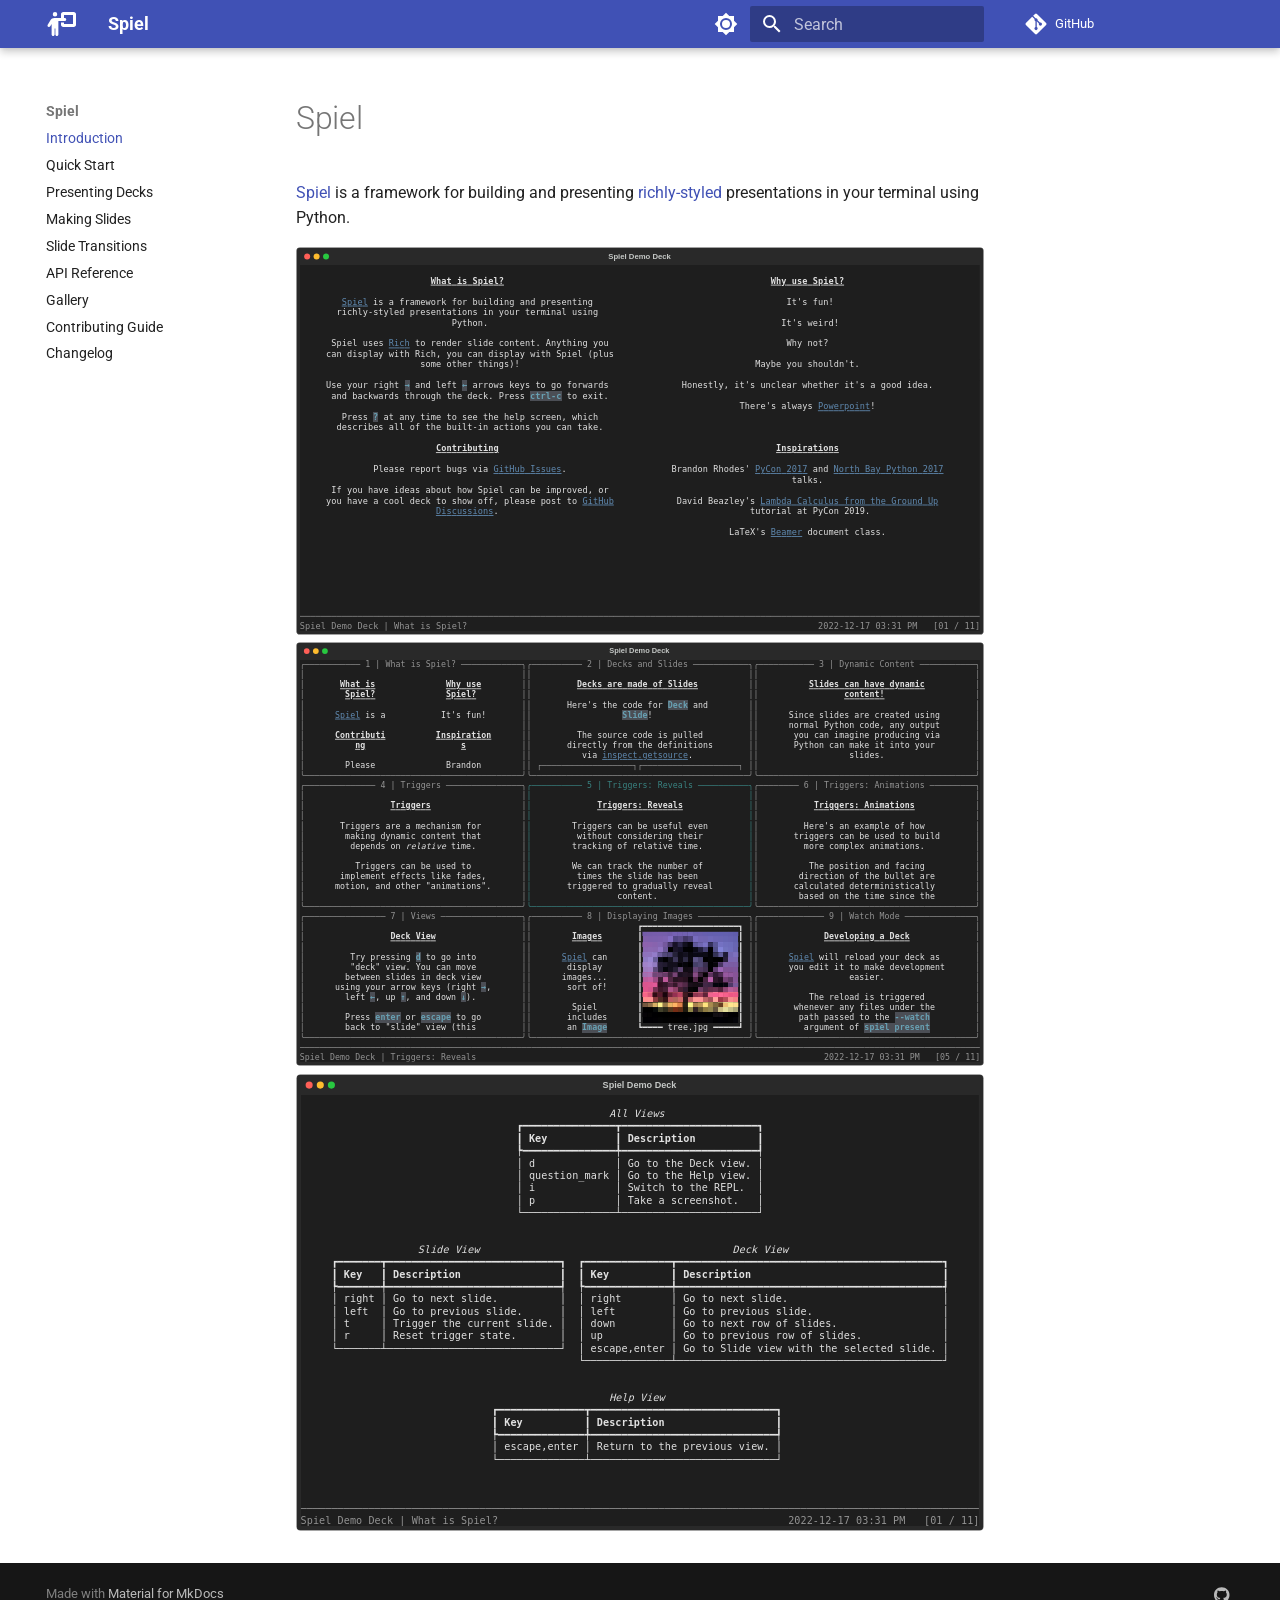
<file: index.html>
<!doctype html>
<html lang="en" class="no-js">
  <head>
    
      <meta charset="utf-8">
      <meta name="viewport" content="width=device-width,initial-scale=1">
      
      
      
        <link rel="canonical" href="https://www.spiel.how/">
      
      
      
        <link rel="next" href="quickstart/">
      
      
      <link rel="icon" href="assets/favicon.png">
      <meta name="generator" content="mkdocs-1.5.3, mkdocs-material-9.4.4">
    
    
      
        <title>Spiel</title>
      
    
    
      <link rel="stylesheet" href="assets/stylesheets/main.bd3936ea.min.css">
      
        
        <link rel="stylesheet" href="assets/stylesheets/palette.356b1318.min.css">
      
      


    
    
      
    
    
      
        
        
        <link rel="preconnect" href="https://fonts.gstatic.com" crossorigin>
        <link rel="stylesheet" href="https://fonts.googleapis.com/css?family=Roboto:300,300i,400,400i,700,700i%7CRoboto+Mono:400,400i,700,700i&display=fallback">
        <style>:root{--md-text-font:"Roboto";--md-code-font:"Roboto Mono"}</style>
      
    
    
      <link rel="stylesheet" href="assets/_mkdocstrings.css">
    
      <link rel="stylesheet" href="assets/style.css">
    
    <script>__md_scope=new URL(".",location),__md_hash=e=>[...e].reduce((e,_)=>(e<<5)-e+_.charCodeAt(0),0),__md_get=(e,_=localStorage,t=__md_scope)=>JSON.parse(_.getItem(t.pathname+"."+e)),__md_set=(e,_,t=localStorage,a=__md_scope)=>{try{t.setItem(a.pathname+"."+e,JSON.stringify(_))}catch(e){}}</script>
    
      

    
    
    
  </head>
  
  
    
    
      
    
    
    
    
    <body dir="ltr" data-md-color-scheme="default" data-md-color-primary="indigo" data-md-color-accent="indigo">
  
    
    
      <script>var palette=__md_get("__palette");if(palette&&"object"==typeof palette.color)for(var key of Object.keys(palette.color))document.body.setAttribute("data-md-color-"+key,palette.color[key])</script>
    
    <input class="md-toggle" data-md-toggle="drawer" type="checkbox" id="__drawer" autocomplete="off">
    <input class="md-toggle" data-md-toggle="search" type="checkbox" id="__search" autocomplete="off">
    <label class="md-overlay" for="__drawer"></label>
    <div data-md-component="skip">
      
        
        <a href="#spiel" class="md-skip">
          Skip to content
        </a>
      
    </div>
    <div data-md-component="announce">
      
    </div>
    
    
      

  

<header class="md-header md-header--shadow" data-md-component="header">
  <nav class="md-header__inner md-grid" aria-label="Header">
    <a href="." title="Spiel" class="md-header__button md-logo" aria-label="Spiel" data-md-component="logo">
      
  
  <svg xmlns="http://www.w3.org/2000/svg" viewBox="0 0 640 512"><!--! Font Awesome Free 6.4.2 by @fontawesome - https://fontawesome.com License - https://fontawesome.com/license/free (Icons: CC BY 4.0, Fonts: SIL OFL 1.1, Code: MIT License) Copyright 2023 Fonticons, Inc.--><path d="M192 96a48 48 0 1 0 0-96 48 48 0 1 0 0 96zm-8 384V352h16v128c0 17.7 14.3 32 32 32s32-14.3 32-32V192h136c17.7 0 32-14.3 32-32s-14.3-32-32-32h-16V64h192v192H384v-32h-64v48c0 26.5 21.5 48 48 48h224c26.5 0 48-21.5 48-48V48c0-26.5-21.5-48-48-48H368c-26.5 0-48 21.5-48 48v80H177.1c-33.7 0-64.9 17.7-82.3 46.6l-58.3 97c-9.1 15.1-4.2 34.8 10.9 43.9s34.8 4.2 43.9-10.9l28.7-47.7V480c0 17.7 14.3 32 32 32s32-14.3 32-32z"/></svg>

    </a>
    <label class="md-header__button md-icon" for="__drawer">
      
      <svg xmlns="http://www.w3.org/2000/svg" viewBox="0 0 24 24"><path d="M3 6h18v2H3V6m0 5h18v2H3v-2m0 5h18v2H3v-2Z"/></svg>
    </label>
    <div class="md-header__title" data-md-component="header-title">
      <div class="md-header__ellipsis">
        <div class="md-header__topic">
          <span class="md-ellipsis">
            Spiel
          </span>
        </div>
        <div class="md-header__topic" data-md-component="header-topic">
          <span class="md-ellipsis">
            
              Introduction
            
          </span>
        </div>
      </div>
    </div>
    
      
        <form class="md-header__option" data-md-component="palette">
  
    
    
    
    <input class="md-option" data-md-color-media="(prefers-color-scheme: light)" data-md-color-scheme="default" data-md-color-primary="indigo" data-md-color-accent="indigo"  aria-label="Switch to dark mode"  type="radio" name="__palette" id="__palette_1">
    
      <label class="md-header__button md-icon" title="Switch to dark mode" for="__palette_2" hidden>
        <svg xmlns="http://www.w3.org/2000/svg" viewBox="0 0 24 24"><path d="M12 8a4 4 0 0 0-4 4 4 4 0 0 0 4 4 4 4 0 0 0 4-4 4 4 0 0 0-4-4m0 10a6 6 0 0 1-6-6 6 6 0 0 1 6-6 6 6 0 0 1 6 6 6 6 0 0 1-6 6m8-9.31V4h-4.69L12 .69 8.69 4H4v4.69L.69 12 4 15.31V20h4.69L12 23.31 15.31 20H20v-4.69L23.31 12 20 8.69Z"/></svg>
      </label>
    
  
    
    
    
    <input class="md-option" data-md-color-media="(prefers-color-scheme: dark)" data-md-color-scheme="slate" data-md-color-primary="indigo" data-md-color-accent="indigo"  aria-label="Switch to light mode"  type="radio" name="__palette" id="__palette_2">
    
      <label class="md-header__button md-icon" title="Switch to light mode" for="__palette_1" hidden>
        <svg xmlns="http://www.w3.org/2000/svg" viewBox="0 0 24 24"><path d="M12 18c-.89 0-1.74-.2-2.5-.55C11.56 16.5 13 14.42 13 12c0-2.42-1.44-4.5-3.5-5.45C10.26 6.2 11.11 6 12 6a6 6 0 0 1 6 6 6 6 0 0 1-6 6m8-9.31V4h-4.69L12 .69 8.69 4H4v4.69L.69 12 4 15.31V20h4.69L12 23.31 15.31 20H20v-4.69L23.31 12 20 8.69Z"/></svg>
      </label>
    
  
</form>
      
    
    
    
      <label class="md-header__button md-icon" for="__search">
        
        <svg xmlns="http://www.w3.org/2000/svg" viewBox="0 0 24 24"><path d="M9.5 3A6.5 6.5 0 0 1 16 9.5c0 1.61-.59 3.09-1.56 4.23l.27.27h.79l5 5-1.5 1.5-5-5v-.79l-.27-.27A6.516 6.516 0 0 1 9.5 16 6.5 6.5 0 0 1 3 9.5 6.5 6.5 0 0 1 9.5 3m0 2C7 5 5 7 5 9.5S7 14 9.5 14 14 12 14 9.5 12 5 9.5 5Z"/></svg>
      </label>
      <div class="md-search" data-md-component="search" role="dialog">
  <label class="md-search__overlay" for="__search"></label>
  <div class="md-search__inner" role="search">
    <form class="md-search__form" name="search">
      <input type="text" class="md-search__input" name="query" aria-label="Search" placeholder="Search" autocapitalize="off" autocorrect="off" autocomplete="off" spellcheck="false" data-md-component="search-query" required>
      <label class="md-search__icon md-icon" for="__search">
        
        <svg xmlns="http://www.w3.org/2000/svg" viewBox="0 0 24 24"><path d="M9.5 3A6.5 6.5 0 0 1 16 9.5c0 1.61-.59 3.09-1.56 4.23l.27.27h.79l5 5-1.5 1.5-5-5v-.79l-.27-.27A6.516 6.516 0 0 1 9.5 16 6.5 6.5 0 0 1 3 9.5 6.5 6.5 0 0 1 9.5 3m0 2C7 5 5 7 5 9.5S7 14 9.5 14 14 12 14 9.5 12 5 9.5 5Z"/></svg>
        
        <svg xmlns="http://www.w3.org/2000/svg" viewBox="0 0 24 24"><path d="M20 11v2H8l5.5 5.5-1.42 1.42L4.16 12l7.92-7.92L13.5 5.5 8 11h12Z"/></svg>
      </label>
      <nav class="md-search__options" aria-label="Search">
        
        <button type="reset" class="md-search__icon md-icon" title="Clear" aria-label="Clear" tabindex="-1">
          
          <svg xmlns="http://www.w3.org/2000/svg" viewBox="0 0 24 24"><path d="M19 6.41 17.59 5 12 10.59 6.41 5 5 6.41 10.59 12 5 17.59 6.41 19 12 13.41 17.59 19 19 17.59 13.41 12 19 6.41Z"/></svg>
        </button>
      </nav>
      
    </form>
    <div class="md-search__output">
      <div class="md-search__scrollwrap" data-md-scrollfix>
        <div class="md-search-result" data-md-component="search-result">
          <div class="md-search-result__meta">
            Initializing search
          </div>
          <ol class="md-search-result__list" role="presentation"></ol>
        </div>
      </div>
    </div>
  </div>
</div>
    
    
      <div class="md-header__source">
        <a href="https://github.com/JoshKarpel/spiel" title="Go to repository" class="md-source" data-md-component="source">
  <div class="md-source__icon md-icon">
    
    <svg xmlns="http://www.w3.org/2000/svg" viewBox="0 0 448 512"><!--! Font Awesome Free 6.4.2 by @fontawesome - https://fontawesome.com License - https://fontawesome.com/license/free (Icons: CC BY 4.0, Fonts: SIL OFL 1.1, Code: MIT License) Copyright 2023 Fonticons, Inc.--><path d="M439.55 236.05 244 40.45a28.87 28.87 0 0 0-40.81 0l-40.66 40.63 51.52 51.52c27.06-9.14 52.68 16.77 43.39 43.68l49.66 49.66c34.23-11.8 61.18 31 35.47 56.69-26.49 26.49-70.21-2.87-56-37.34L240.22 199v121.85c25.3 12.54 22.26 41.85 9.08 55a34.34 34.34 0 0 1-48.55 0c-17.57-17.6-11.07-46.91 11.25-56v-123c-20.8-8.51-24.6-30.74-18.64-45L142.57 101 8.45 235.14a28.86 28.86 0 0 0 0 40.81l195.61 195.6a28.86 28.86 0 0 0 40.8 0l194.69-194.69a28.86 28.86 0 0 0 0-40.81z"/></svg>
  </div>
  <div class="md-source__repository">
    GitHub
  </div>
</a>
      </div>
    
  </nav>
  
</header>
    
    <div class="md-container" data-md-component="container">
      
      
        
          
        
      
      <main class="md-main" data-md-component="main">
        <div class="md-main__inner md-grid">
          
            
              
              <div class="md-sidebar md-sidebar--primary" data-md-component="sidebar" data-md-type="navigation" >
                <div class="md-sidebar__scrollwrap">
                  <div class="md-sidebar__inner">
                    



<nav class="md-nav md-nav--primary" aria-label="Navigation" data-md-level="0">
  <label class="md-nav__title" for="__drawer">
    <a href="." title="Spiel" class="md-nav__button md-logo" aria-label="Spiel" data-md-component="logo">
      
  
  <svg xmlns="http://www.w3.org/2000/svg" viewBox="0 0 640 512"><!--! Font Awesome Free 6.4.2 by @fontawesome - https://fontawesome.com License - https://fontawesome.com/license/free (Icons: CC BY 4.0, Fonts: SIL OFL 1.1, Code: MIT License) Copyright 2023 Fonticons, Inc.--><path d="M192 96a48 48 0 1 0 0-96 48 48 0 1 0 0 96zm-8 384V352h16v128c0 17.7 14.3 32 32 32s32-14.3 32-32V192h136c17.7 0 32-14.3 32-32s-14.3-32-32-32h-16V64h192v192H384v-32h-64v48c0 26.5 21.5 48 48 48h224c26.5 0 48-21.5 48-48V48c0-26.5-21.5-48-48-48H368c-26.5 0-48 21.5-48 48v80H177.1c-33.7 0-64.9 17.7-82.3 46.6l-58.3 97c-9.1 15.1-4.2 34.8 10.9 43.9s34.8 4.2 43.9-10.9l28.7-47.7V480c0 17.7 14.3 32 32 32s32-14.3 32-32z"/></svg>

    </a>
    Spiel
  </label>
  
    <div class="md-nav__source">
      <a href="https://github.com/JoshKarpel/spiel" title="Go to repository" class="md-source" data-md-component="source">
  <div class="md-source__icon md-icon">
    
    <svg xmlns="http://www.w3.org/2000/svg" viewBox="0 0 448 512"><!--! Font Awesome Free 6.4.2 by @fontawesome - https://fontawesome.com License - https://fontawesome.com/license/free (Icons: CC BY 4.0, Fonts: SIL OFL 1.1, Code: MIT License) Copyright 2023 Fonticons, Inc.--><path d="M439.55 236.05 244 40.45a28.87 28.87 0 0 0-40.81 0l-40.66 40.63 51.52 51.52c27.06-9.14 52.68 16.77 43.39 43.68l49.66 49.66c34.23-11.8 61.18 31 35.47 56.69-26.49 26.49-70.21-2.87-56-37.34L240.22 199v121.85c25.3 12.54 22.26 41.85 9.08 55a34.34 34.34 0 0 1-48.55 0c-17.57-17.6-11.07-46.91 11.25-56v-123c-20.8-8.51-24.6-30.74-18.64-45L142.57 101 8.45 235.14a28.86 28.86 0 0 0 0 40.81l195.61 195.6a28.86 28.86 0 0 0 40.8 0l194.69-194.69a28.86 28.86 0 0 0 0-40.81z"/></svg>
  </div>
  <div class="md-source__repository">
    GitHub
  </div>
</a>
    </div>
  
  <ul class="md-nav__list" data-md-scrollfix>
    
      
      
  
  
    
  
  
    <li class="md-nav__item md-nav__item--active">
      
      <input class="md-nav__toggle md-toggle" type="checkbox" id="__toc">
      
      
        
      
      
      <a href="." class="md-nav__link md-nav__link--active">
        
  
  <span class="md-ellipsis">
    Introduction
  </span>
  

      </a>
      
    </li>
  

    
      
      
  
  
  
    <li class="md-nav__item">
      <a href="quickstart/" class="md-nav__link">
        
  
  <span class="md-ellipsis">
    Quick Start
  </span>
  

      </a>
    </li>
  

    
      
      
  
  
  
    <li class="md-nav__item">
      <a href="presenting/" class="md-nav__link">
        
  
  <span class="md-ellipsis">
    Presenting Decks
  </span>
  

      </a>
    </li>
  

    
      
      
  
  
  
    <li class="md-nav__item">
      <a href="slides/" class="md-nav__link">
        
  
  <span class="md-ellipsis">
    Making Slides
  </span>
  

      </a>
    </li>
  

    
      
      
  
  
  
    <li class="md-nav__item">
      <a href="transitions/" class="md-nav__link">
        
  
  <span class="md-ellipsis">
    Slide Transitions
  </span>
  

      </a>
    </li>
  

    
      
      
  
  
  
    <li class="md-nav__item">
      <a href="api/" class="md-nav__link">
        
  
  <span class="md-ellipsis">
    API Reference
  </span>
  

      </a>
    </li>
  

    
      
      
  
  
  
    <li class="md-nav__item">
      <a href="gallery/" class="md-nav__link">
        
  
  <span class="md-ellipsis">
    Gallery
  </span>
  

      </a>
    </li>
  

    
      
      
  
  
  
    <li class="md-nav__item">
      <a href="contributing/" class="md-nav__link">
        
  
  <span class="md-ellipsis">
    Contributing Guide
  </span>
  

      </a>
    </li>
  

    
      
      
  
  
  
    <li class="md-nav__item">
      <a href="changelog/" class="md-nav__link">
        
  
  <span class="md-ellipsis">
    Changelog
  </span>
  

      </a>
    </li>
  

    
  </ul>
</nav>
                  </div>
                </div>
              </div>
            
            
              
              <div class="md-sidebar md-sidebar--secondary" data-md-component="sidebar" data-md-type="toc" >
                <div class="md-sidebar__scrollwrap">
                  <div class="md-sidebar__inner">
                    

<nav class="md-nav md-nav--secondary" aria-label="Table of contents">
  
  
  
    
  
  
</nav>
                  </div>
                </div>
              </div>
            
          
          
            <div class="md-content" data-md-component="content">
              <article class="md-content__inner md-typeset">
                
                  

  
  


<h1 id="spiel">Spiel</h1>
<p><a href="https://dictionary.cambridge.org/us/dictionary/english/spiel">Spiel</a>
is a framework for building and presenting
<a href="https://github.com/Textualize/rich">richly-styled</a> presentations in your terminal using Python.</p>
<p><img alt="The first slide of the demo deck" src="assets/demo.svg" />
<img alt="The demo deck in &quot;deck view&quot;" src="assets/deck.svg" />
<img alt="The demo deck in &quot;help view&quot;" src="assets/help.svg" /></p>





                
              </article>
            </div>
          
          
        </div>
        
      </main>
      
        <footer class="md-footer">
  
  <div class="md-footer-meta md-typeset">
    <div class="md-footer-meta__inner md-grid">
      <div class="md-copyright">
  
  
    Made with
    <a href="https://squidfunk.github.io/mkdocs-material/" target="_blank" rel="noopener">
      Material for MkDocs
    </a>
  
</div>
      
        <div class="md-social">
  
    
    
    
    
    <a href="https://github.com/JoshKarpel/spiel" target="_blank" rel="noopener" title="Spiel on GitHub" class="md-social__link">
      <svg xmlns="http://www.w3.org/2000/svg" viewBox="0 0 496 512"><!--! Font Awesome Free 6.4.2 by @fontawesome - https://fontawesome.com License - https://fontawesome.com/license/free (Icons: CC BY 4.0, Fonts: SIL OFL 1.1, Code: MIT License) Copyright 2023 Fonticons, Inc.--><path d="M165.9 397.4c0 2-2.3 3.6-5.2 3.6-3.3.3-5.6-1.3-5.6-3.6 0-2 2.3-3.6 5.2-3.6 3-.3 5.6 1.3 5.6 3.6zm-31.1-4.5c-.7 2 1.3 4.3 4.3 4.9 2.6 1 5.6 0 6.2-2s-1.3-4.3-4.3-5.2c-2.6-.7-5.5.3-6.2 2.3zm44.2-1.7c-2.9.7-4.9 2.6-4.6 4.9.3 2 2.9 3.3 5.9 2.6 2.9-.7 4.9-2.6 4.6-4.6-.3-1.9-3-3.2-5.9-2.9zM244.8 8C106.1 8 0 113.3 0 252c0 110.9 69.8 205.8 169.5 239.2 12.8 2.3 17.3-5.6 17.3-12.1 0-6.2-.3-40.4-.3-61.4 0 0-70 15-84.7-29.8 0 0-11.4-29.1-27.8-36.6 0 0-22.9-15.7 1.6-15.4 0 0 24.9 2 38.6 25.8 21.9 38.6 58.6 27.5 72.9 20.9 2.3-16 8.8-27.1 16-33.7-55.9-6.2-112.3-14.3-112.3-110.5 0-27.5 7.6-41.3 23.6-58.9-2.6-6.5-11.1-33.3 2.6-67.9 20.9-6.5 69 27 69 27 20-5.6 41.5-8.5 62.8-8.5s42.8 2.9 62.8 8.5c0 0 48.1-33.6 69-27 13.7 34.7 5.2 61.4 2.6 67.9 16 17.7 25.8 31.5 25.8 58.9 0 96.5-58.9 104.2-114.8 110.5 9.2 7.9 17 22.9 17 46.4 0 33.7-.3 75.4-.3 83.6 0 6.5 4.6 14.4 17.3 12.1C428.2 457.8 496 362.9 496 252 496 113.3 383.5 8 244.8 8zM97.2 352.9c-1.3 1-1 3.3.7 5.2 1.6 1.6 3.9 2.3 5.2 1 1.3-1 1-3.3-.7-5.2-1.6-1.6-3.9-2.3-5.2-1zm-10.8-8.1c-.7 1.3.3 2.9 2.3 3.9 1.6 1 3.6.7 4.3-.7.7-1.3-.3-2.9-2.3-3.9-2-.6-3.6-.3-4.3.7zm32.4 35.6c-1.6 1.3-1 4.3 1.3 6.2 2.3 2.3 5.2 2.6 6.5 1 1.3-1.3.7-4.3-1.3-6.2-2.2-2.3-5.2-2.6-6.5-1zm-11.4-14.7c-1.6 1-1.6 3.6 0 5.9 1.6 2.3 4.3 3.3 5.6 2.3 1.6-1.3 1.6-3.9 0-6.2-1.4-2.3-4-3.3-5.6-2z"/></svg>
    </a>
  
</div>
      
    </div>
  </div>
</footer>
      
    </div>
    <div class="md-dialog" data-md-component="dialog">
      <div class="md-dialog__inner md-typeset"></div>
    </div>
    
    
    <script id="__config" type="application/json">{"base": ".", "features": ["navigation.instant", "navigation.tracking", "navigation.sections", "navigation.indexes", "toc.follow", "content.code.annotate", "content.code.copy"], "search": "assets/javascripts/workers/search.f886a092.min.js", "translations": {"clipboard.copied": "Copied to clipboard", "clipboard.copy": "Copy to clipboard", "search.result.more.one": "1 more on this page", "search.result.more.other": "# more on this page", "search.result.none": "No matching documents", "search.result.one": "1 matching document", "search.result.other": "# matching documents", "search.result.placeholder": "Type to start searching", "search.result.term.missing": "Missing", "select.version": "Select version"}}</script>
    
    
      <script src="assets/javascripts/bundle.94c44541.min.js"></script>
      
    
  </body>
</html>
</file>
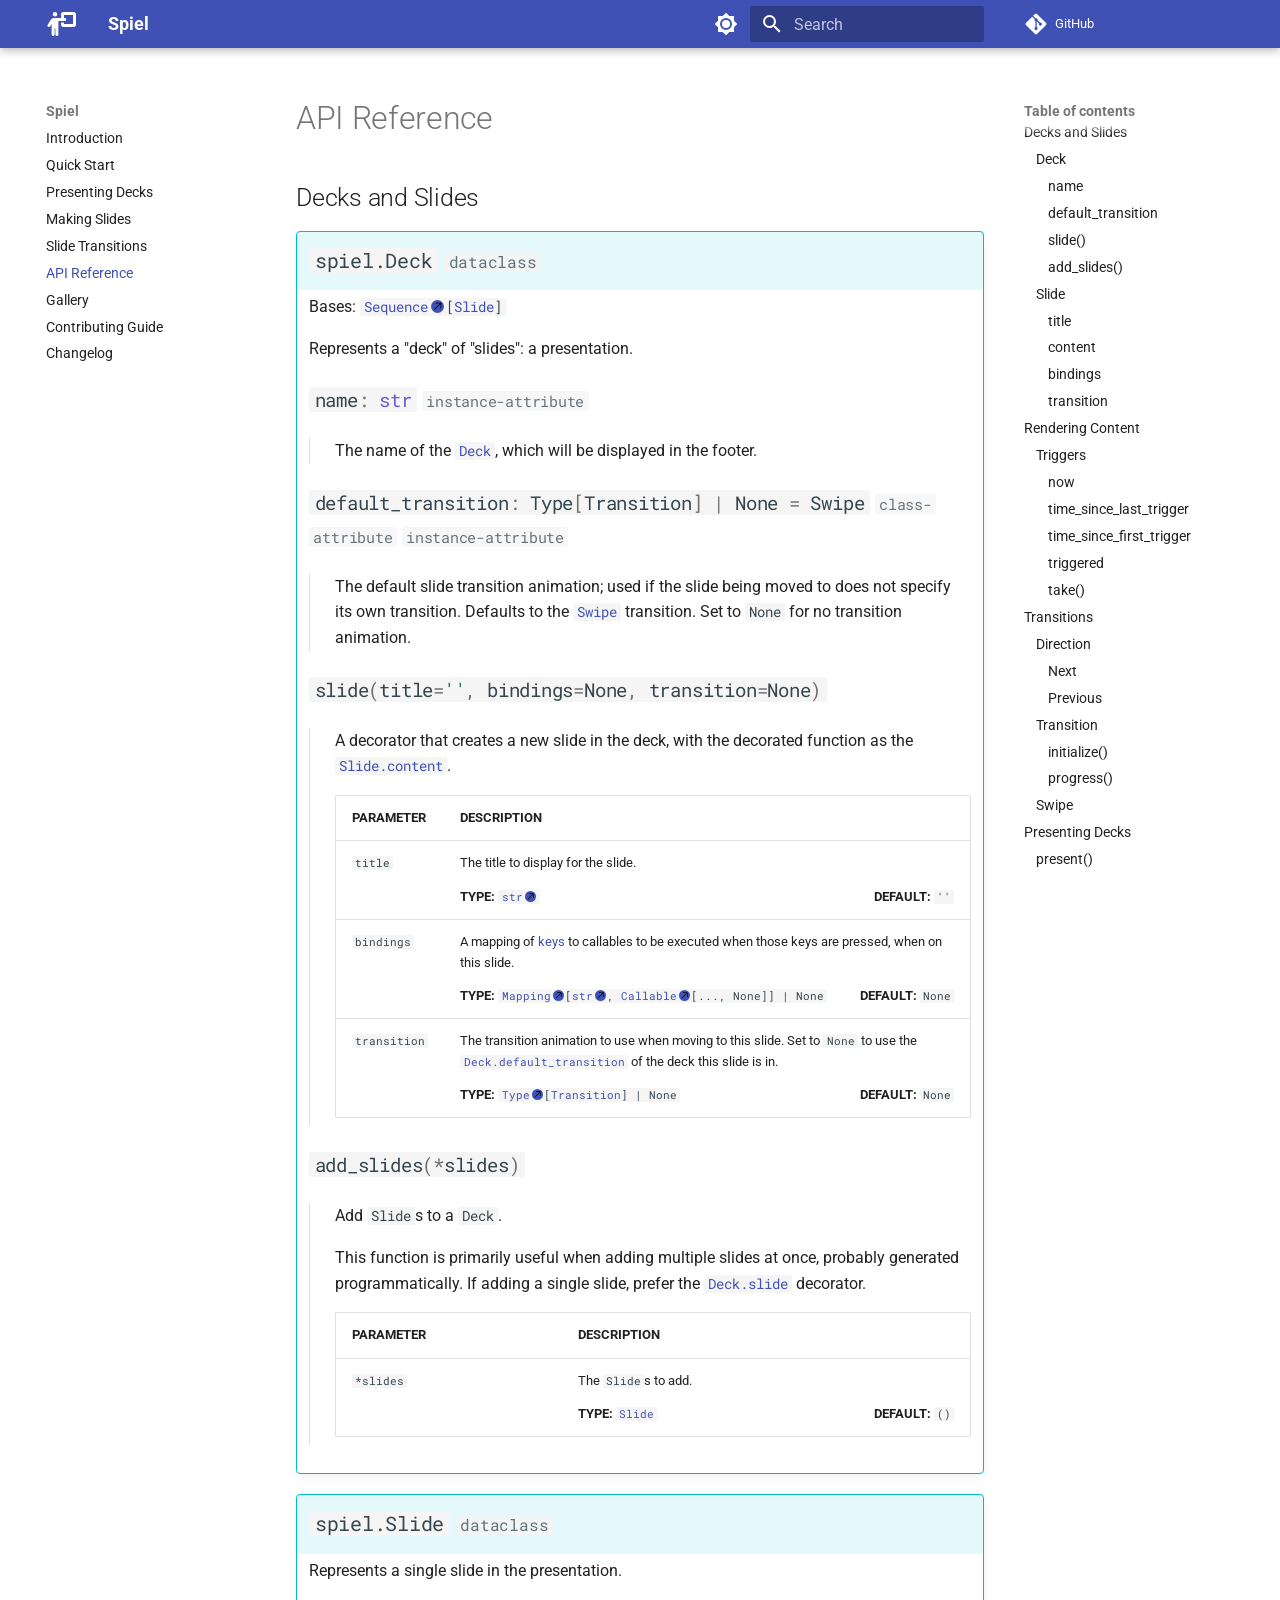
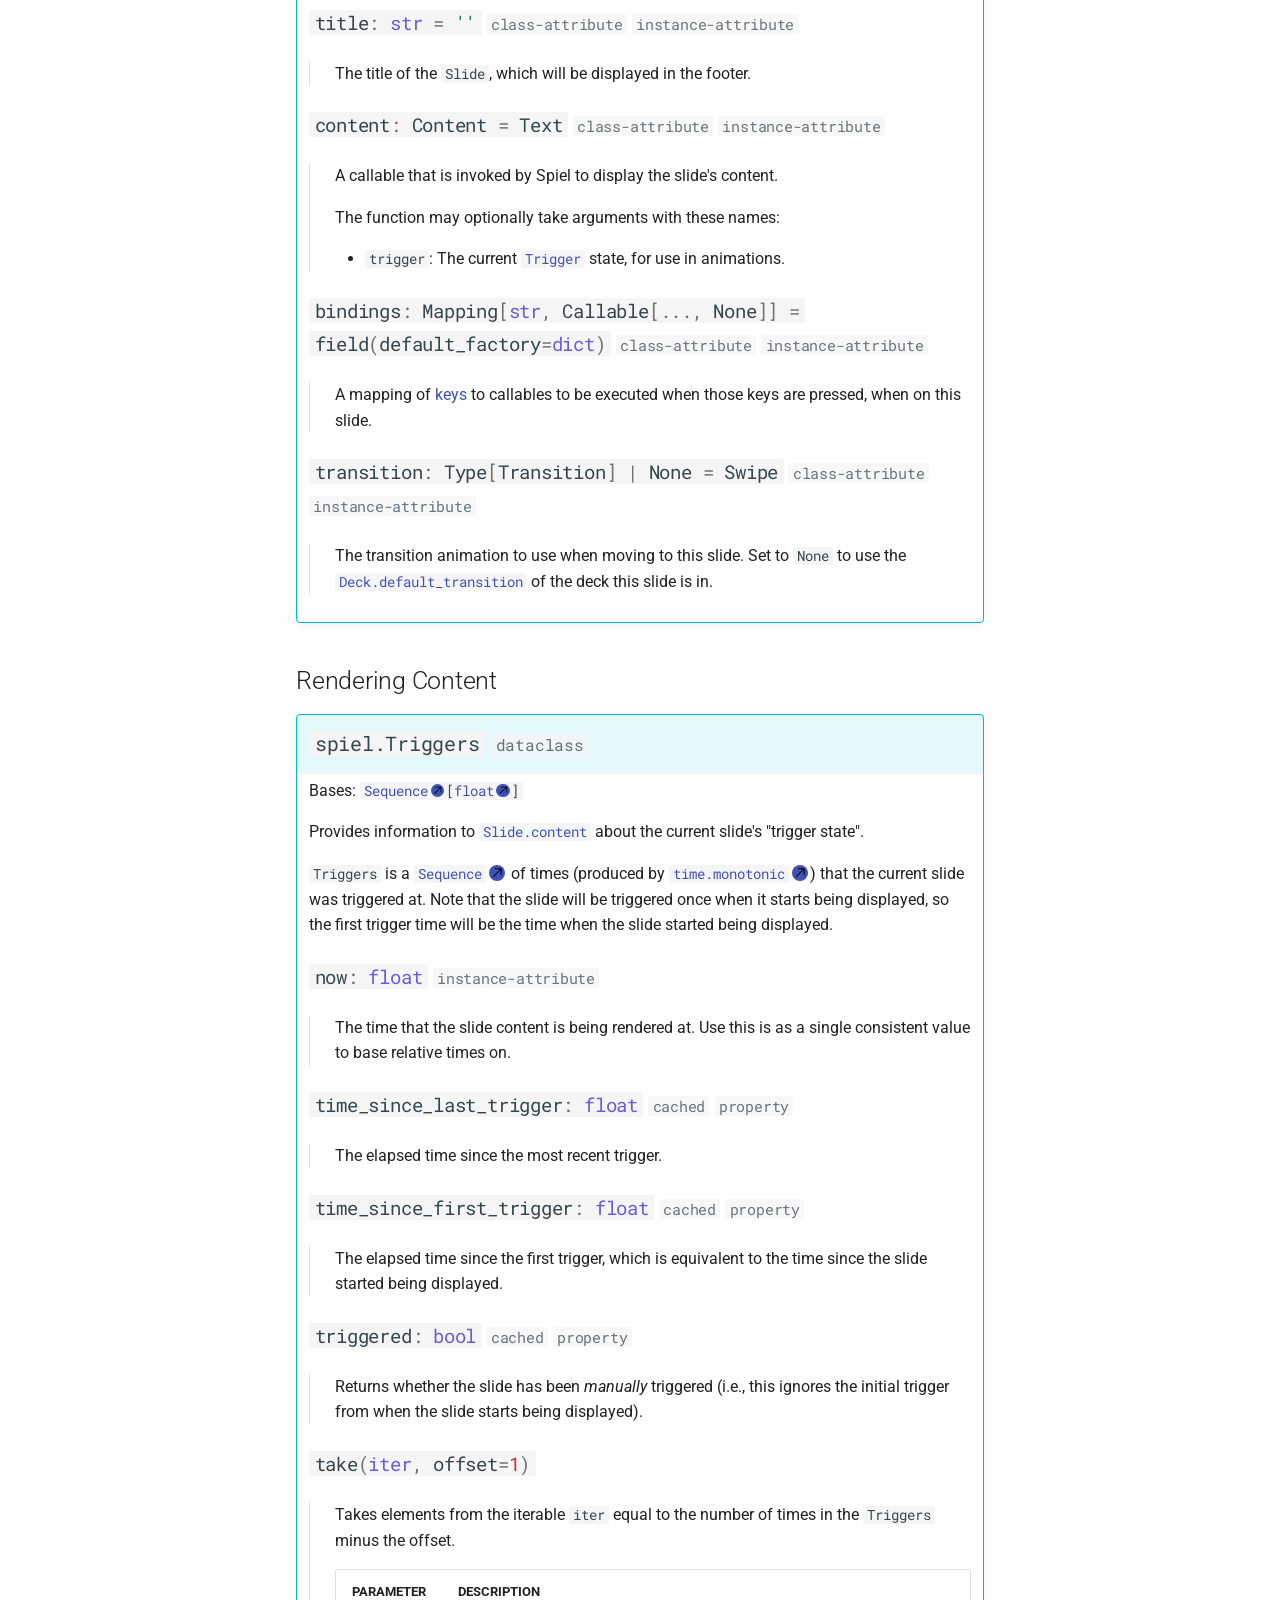
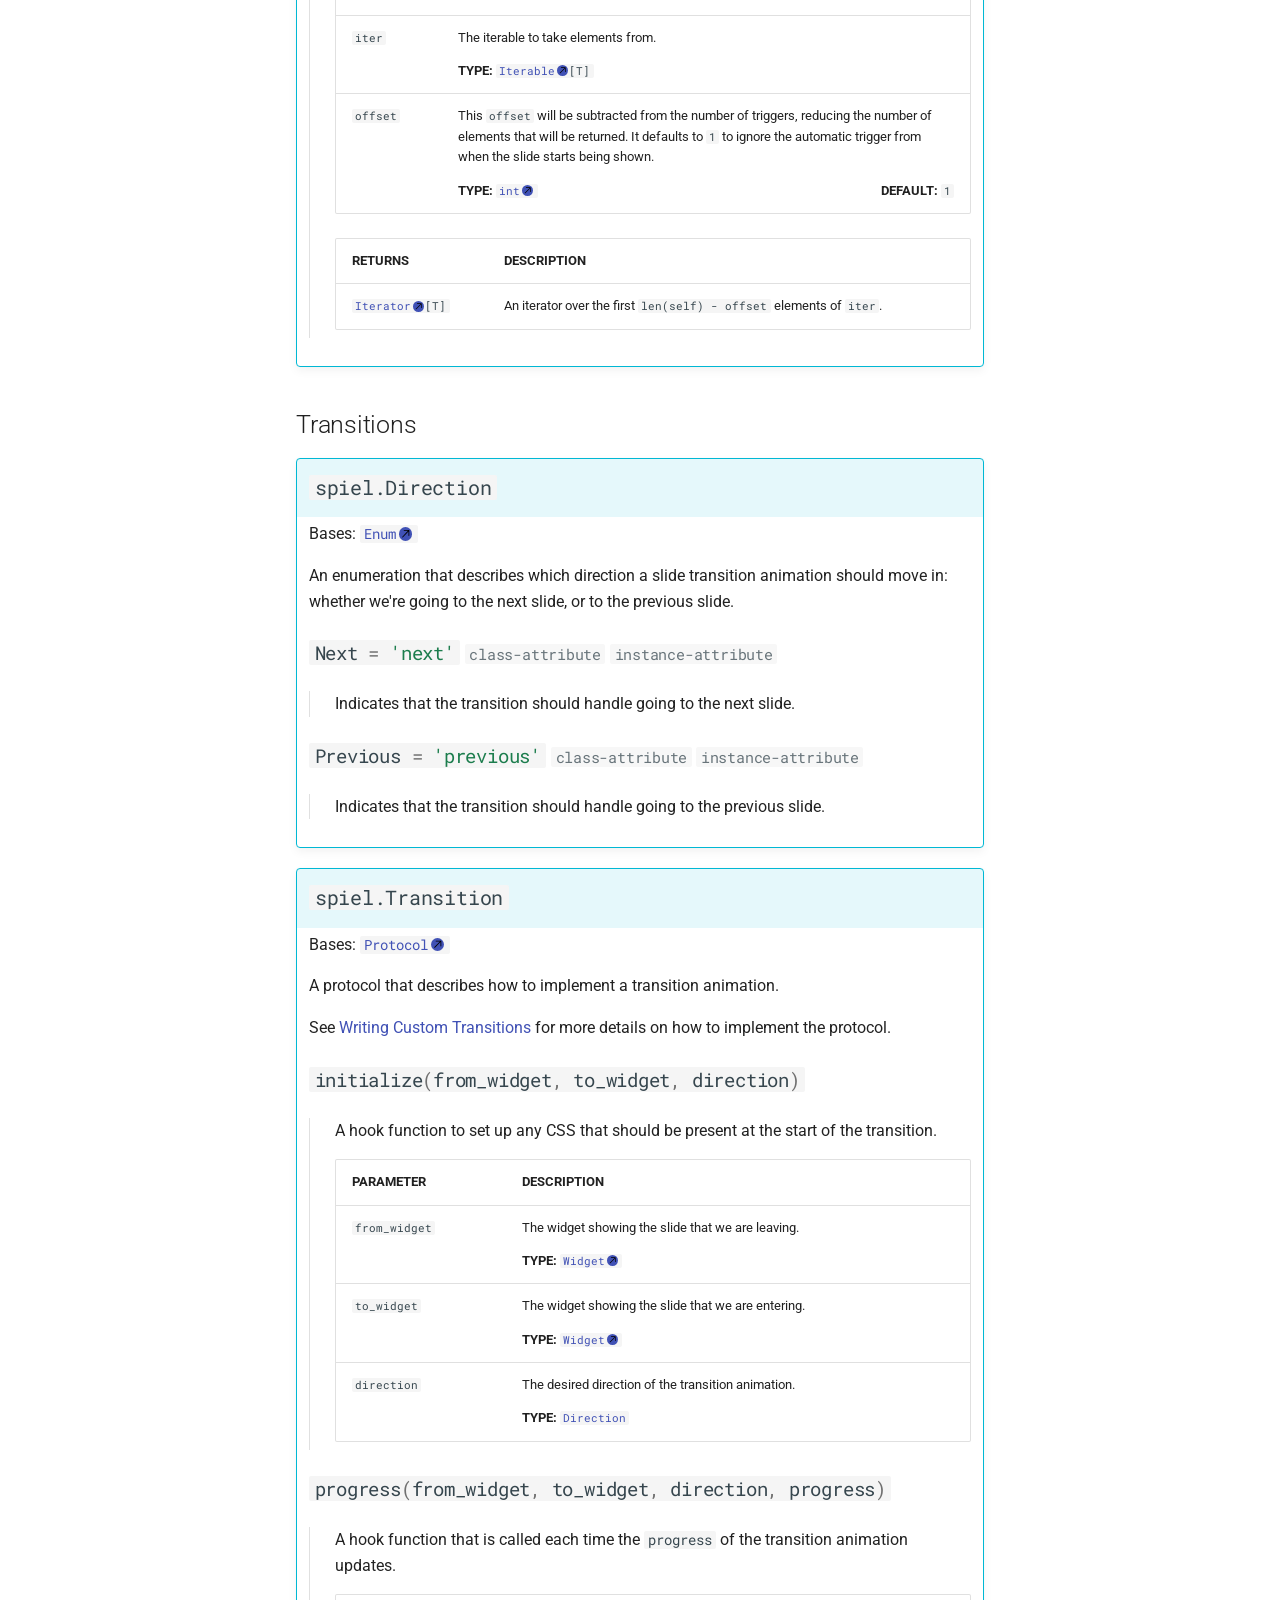
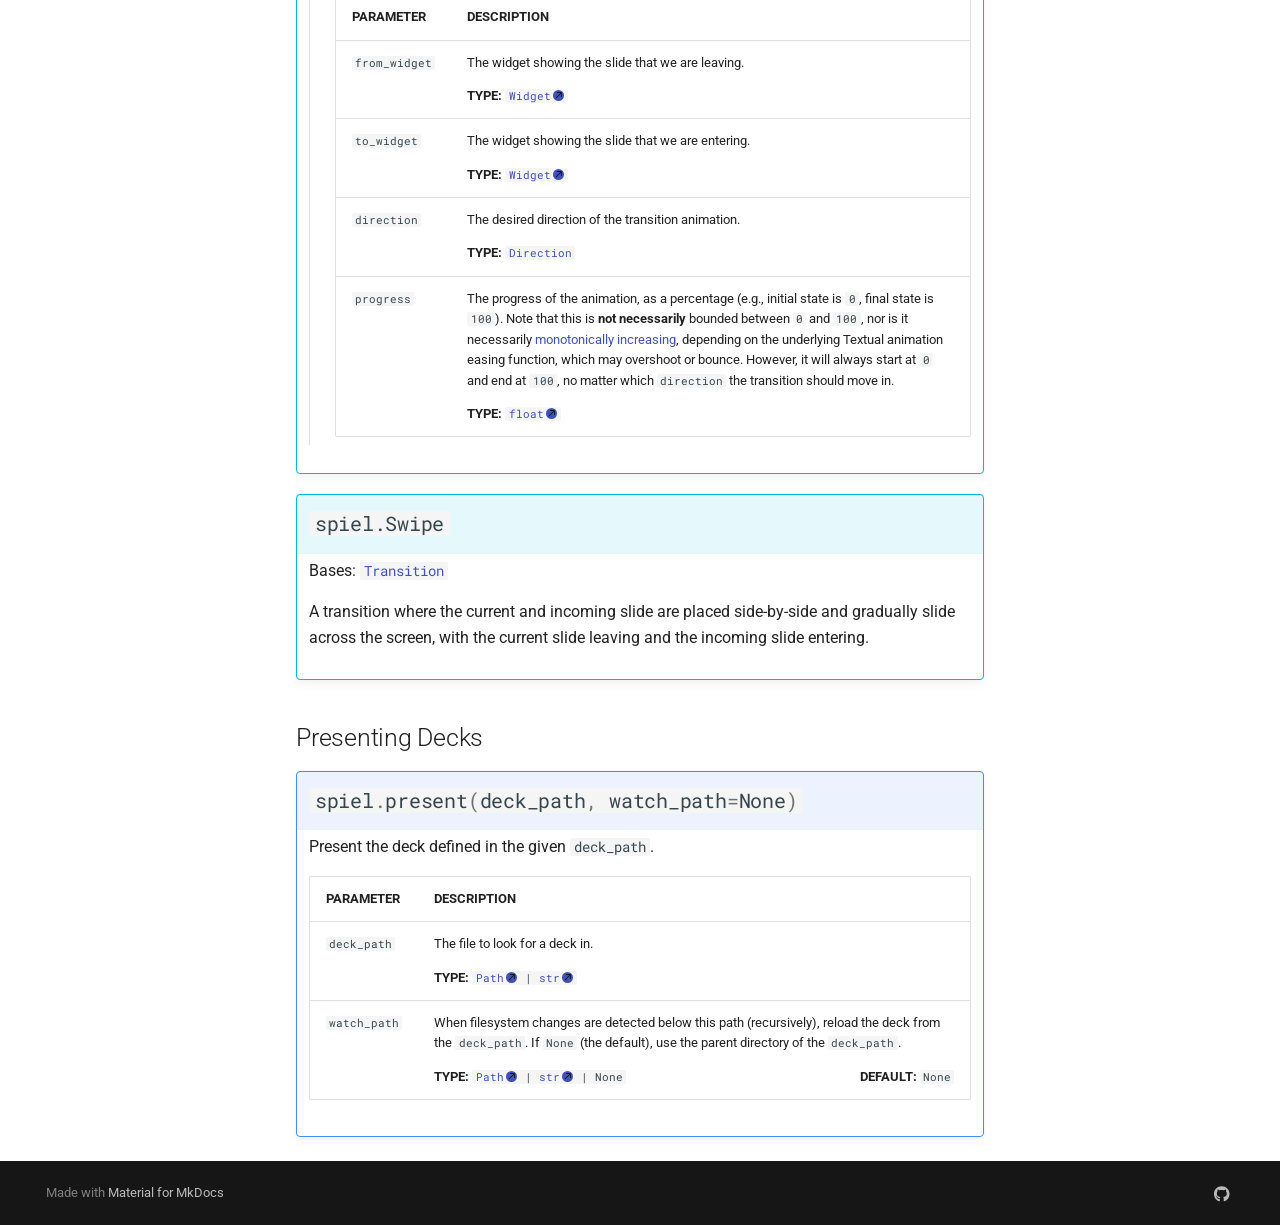
<file: api/index.html>
<!doctype html>
<html lang="en" class="no-js">
  <head>
    
      <meta charset="utf-8">
      <meta name="viewport" content="width=device-width,initial-scale=1">
      
      
      
        <link rel="canonical" href="https://www.spiel.how/api/">
      
      
        <link rel="prev" href="../transitions/">
      
      
        <link rel="next" href="../gallery/">
      
      
      <link rel="icon" href="../assets/favicon.png">
      <meta name="generator" content="mkdocs-1.5.3, mkdocs-material-9.4.4">
    
    
      
        <title>API Reference - Spiel</title>
      
    
    
      <link rel="stylesheet" href="../assets/stylesheets/main.bd3936ea.min.css">
      
        
        <link rel="stylesheet" href="../assets/stylesheets/palette.356b1318.min.css">
      
      


    
    
      
    
    
      
        
        
        <link rel="preconnect" href="https://fonts.gstatic.com" crossorigin>
        <link rel="stylesheet" href="https://fonts.googleapis.com/css?family=Roboto:300,300i,400,400i,700,700i%7CRoboto+Mono:400,400i,700,700i&display=fallback">
        <style>:root{--md-text-font:"Roboto";--md-code-font:"Roboto Mono"}</style>
      
    
    
      <link rel="stylesheet" href="../assets/_mkdocstrings.css">
    
      <link rel="stylesheet" href="../assets/style.css">
    
    <script>__md_scope=new URL("..",location),__md_hash=e=>[...e].reduce((e,_)=>(e<<5)-e+_.charCodeAt(0),0),__md_get=(e,_=localStorage,t=__md_scope)=>JSON.parse(_.getItem(t.pathname+"."+e)),__md_set=(e,_,t=localStorage,a=__md_scope)=>{try{t.setItem(a.pathname+"."+e,JSON.stringify(_))}catch(e){}}</script>
    
      

    
    
    
  </head>
  
  
    
    
      
    
    
    
    
    <body dir="ltr" data-md-color-scheme="default" data-md-color-primary="indigo" data-md-color-accent="indigo">
  
    
    
      <script>var palette=__md_get("__palette");if(palette&&"object"==typeof palette.color)for(var key of Object.keys(palette.color))document.body.setAttribute("data-md-color-"+key,palette.color[key])</script>
    
    <input class="md-toggle" data-md-toggle="drawer" type="checkbox" id="__drawer" autocomplete="off">
    <input class="md-toggle" data-md-toggle="search" type="checkbox" id="__search" autocomplete="off">
    <label class="md-overlay" for="__drawer"></label>
    <div data-md-component="skip">
      
        
        <a href="#api-reference" class="md-skip">
          Skip to content
        </a>
      
    </div>
    <div data-md-component="announce">
      
    </div>
    
    
      

  

<header class="md-header md-header--shadow" data-md-component="header">
  <nav class="md-header__inner md-grid" aria-label="Header">
    <a href=".." title="Spiel" class="md-header__button md-logo" aria-label="Spiel" data-md-component="logo">
      
  
  <svg xmlns="http://www.w3.org/2000/svg" viewBox="0 0 640 512"><!--! Font Awesome Free 6.4.2 by @fontawesome - https://fontawesome.com License - https://fontawesome.com/license/free (Icons: CC BY 4.0, Fonts: SIL OFL 1.1, Code: MIT License) Copyright 2023 Fonticons, Inc.--><path d="M192 96a48 48 0 1 0 0-96 48 48 0 1 0 0 96zm-8 384V352h16v128c0 17.7 14.3 32 32 32s32-14.3 32-32V192h136c17.7 0 32-14.3 32-32s-14.3-32-32-32h-16V64h192v192H384v-32h-64v48c0 26.5 21.5 48 48 48h224c26.5 0 48-21.5 48-48V48c0-26.5-21.5-48-48-48H368c-26.5 0-48 21.5-48 48v80H177.1c-33.7 0-64.9 17.7-82.3 46.6l-58.3 97c-9.1 15.1-4.2 34.8 10.9 43.9s34.8 4.2 43.9-10.9l28.7-47.7V480c0 17.7 14.3 32 32 32s32-14.3 32-32z"/></svg>

    </a>
    <label class="md-header__button md-icon" for="__drawer">
      
      <svg xmlns="http://www.w3.org/2000/svg" viewBox="0 0 24 24"><path d="M3 6h18v2H3V6m0 5h18v2H3v-2m0 5h18v2H3v-2Z"/></svg>
    </label>
    <div class="md-header__title" data-md-component="header-title">
      <div class="md-header__ellipsis">
        <div class="md-header__topic">
          <span class="md-ellipsis">
            Spiel
          </span>
        </div>
        <div class="md-header__topic" data-md-component="header-topic">
          <span class="md-ellipsis">
            
              API Reference
            
          </span>
        </div>
      </div>
    </div>
    
      
        <form class="md-header__option" data-md-component="palette">
  
    
    
    
    <input class="md-option" data-md-color-media="(prefers-color-scheme: light)" data-md-color-scheme="default" data-md-color-primary="indigo" data-md-color-accent="indigo"  aria-label="Switch to dark mode"  type="radio" name="__palette" id="__palette_1">
    
      <label class="md-header__button md-icon" title="Switch to dark mode" for="__palette_2" hidden>
        <svg xmlns="http://www.w3.org/2000/svg" viewBox="0 0 24 24"><path d="M12 8a4 4 0 0 0-4 4 4 4 0 0 0 4 4 4 4 0 0 0 4-4 4 4 0 0 0-4-4m0 10a6 6 0 0 1-6-6 6 6 0 0 1 6-6 6 6 0 0 1 6 6 6 6 0 0 1-6 6m8-9.31V4h-4.69L12 .69 8.69 4H4v4.69L.69 12 4 15.31V20h4.69L12 23.31 15.31 20H20v-4.69L23.31 12 20 8.69Z"/></svg>
      </label>
    
  
    
    
    
    <input class="md-option" data-md-color-media="(prefers-color-scheme: dark)" data-md-color-scheme="slate" data-md-color-primary="indigo" data-md-color-accent="indigo"  aria-label="Switch to light mode"  type="radio" name="__palette" id="__palette_2">
    
      <label class="md-header__button md-icon" title="Switch to light mode" for="__palette_1" hidden>
        <svg xmlns="http://www.w3.org/2000/svg" viewBox="0 0 24 24"><path d="M12 18c-.89 0-1.74-.2-2.5-.55C11.56 16.5 13 14.42 13 12c0-2.42-1.44-4.5-3.5-5.45C10.26 6.2 11.11 6 12 6a6 6 0 0 1 6 6 6 6 0 0 1-6 6m8-9.31V4h-4.69L12 .69 8.69 4H4v4.69L.69 12 4 15.31V20h4.69L12 23.31 15.31 20H20v-4.69L23.31 12 20 8.69Z"/></svg>
      </label>
    
  
</form>
      
    
    
    
      <label class="md-header__button md-icon" for="__search">
        
        <svg xmlns="http://www.w3.org/2000/svg" viewBox="0 0 24 24"><path d="M9.5 3A6.5 6.5 0 0 1 16 9.5c0 1.61-.59 3.09-1.56 4.23l.27.27h.79l5 5-1.5 1.5-5-5v-.79l-.27-.27A6.516 6.516 0 0 1 9.5 16 6.5 6.5 0 0 1 3 9.5 6.5 6.5 0 0 1 9.5 3m0 2C7 5 5 7 5 9.5S7 14 9.5 14 14 12 14 9.5 12 5 9.5 5Z"/></svg>
      </label>
      <div class="md-search" data-md-component="search" role="dialog">
  <label class="md-search__overlay" for="__search"></label>
  <div class="md-search__inner" role="search">
    <form class="md-search__form" name="search">
      <input type="text" class="md-search__input" name="query" aria-label="Search" placeholder="Search" autocapitalize="off" autocorrect="off" autocomplete="off" spellcheck="false" data-md-component="search-query" required>
      <label class="md-search__icon md-icon" for="__search">
        
        <svg xmlns="http://www.w3.org/2000/svg" viewBox="0 0 24 24"><path d="M9.5 3A6.5 6.5 0 0 1 16 9.5c0 1.61-.59 3.09-1.56 4.23l.27.27h.79l5 5-1.5 1.5-5-5v-.79l-.27-.27A6.516 6.516 0 0 1 9.5 16 6.5 6.5 0 0 1 3 9.5 6.5 6.5 0 0 1 9.5 3m0 2C7 5 5 7 5 9.5S7 14 9.5 14 14 12 14 9.5 12 5 9.5 5Z"/></svg>
        
        <svg xmlns="http://www.w3.org/2000/svg" viewBox="0 0 24 24"><path d="M20 11v2H8l5.5 5.5-1.42 1.42L4.16 12l7.92-7.92L13.5 5.5 8 11h12Z"/></svg>
      </label>
      <nav class="md-search__options" aria-label="Search">
        
        <button type="reset" class="md-search__icon md-icon" title="Clear" aria-label="Clear" tabindex="-1">
          
          <svg xmlns="http://www.w3.org/2000/svg" viewBox="0 0 24 24"><path d="M19 6.41 17.59 5 12 10.59 6.41 5 5 6.41 10.59 12 5 17.59 6.41 19 12 13.41 17.59 19 19 17.59 13.41 12 19 6.41Z"/></svg>
        </button>
      </nav>
      
    </form>
    <div class="md-search__output">
      <div class="md-search__scrollwrap" data-md-scrollfix>
        <div class="md-search-result" data-md-component="search-result">
          <div class="md-search-result__meta">
            Initializing search
          </div>
          <ol class="md-search-result__list" role="presentation"></ol>
        </div>
      </div>
    </div>
  </div>
</div>
    
    
      <div class="md-header__source">
        <a href="https://github.com/JoshKarpel/spiel" title="Go to repository" class="md-source" data-md-component="source">
  <div class="md-source__icon md-icon">
    
    <svg xmlns="http://www.w3.org/2000/svg" viewBox="0 0 448 512"><!--! Font Awesome Free 6.4.2 by @fontawesome - https://fontawesome.com License - https://fontawesome.com/license/free (Icons: CC BY 4.0, Fonts: SIL OFL 1.1, Code: MIT License) Copyright 2023 Fonticons, Inc.--><path d="M439.55 236.05 244 40.45a28.87 28.87 0 0 0-40.81 0l-40.66 40.63 51.52 51.52c27.06-9.14 52.68 16.77 43.39 43.68l49.66 49.66c34.23-11.8 61.18 31 35.47 56.69-26.49 26.49-70.21-2.87-56-37.34L240.22 199v121.85c25.3 12.54 22.26 41.85 9.08 55a34.34 34.34 0 0 1-48.55 0c-17.57-17.6-11.07-46.91 11.25-56v-123c-20.8-8.51-24.6-30.74-18.64-45L142.57 101 8.45 235.14a28.86 28.86 0 0 0 0 40.81l195.61 195.6a28.86 28.86 0 0 0 40.8 0l194.69-194.69a28.86 28.86 0 0 0 0-40.81z"/></svg>
  </div>
  <div class="md-source__repository">
    GitHub
  </div>
</a>
      </div>
    
  </nav>
  
</header>
    
    <div class="md-container" data-md-component="container">
      
      
        
          
        
      
      <main class="md-main" data-md-component="main">
        <div class="md-main__inner md-grid">
          
            
              
              <div class="md-sidebar md-sidebar--primary" data-md-component="sidebar" data-md-type="navigation" >
                <div class="md-sidebar__scrollwrap">
                  <div class="md-sidebar__inner">
                    



<nav class="md-nav md-nav--primary" aria-label="Navigation" data-md-level="0">
  <label class="md-nav__title" for="__drawer">
    <a href=".." title="Spiel" class="md-nav__button md-logo" aria-label="Spiel" data-md-component="logo">
      
  
  <svg xmlns="http://www.w3.org/2000/svg" viewBox="0 0 640 512"><!--! Font Awesome Free 6.4.2 by @fontawesome - https://fontawesome.com License - https://fontawesome.com/license/free (Icons: CC BY 4.0, Fonts: SIL OFL 1.1, Code: MIT License) Copyright 2023 Fonticons, Inc.--><path d="M192 96a48 48 0 1 0 0-96 48 48 0 1 0 0 96zm-8 384V352h16v128c0 17.7 14.3 32 32 32s32-14.3 32-32V192h136c17.7 0 32-14.3 32-32s-14.3-32-32-32h-16V64h192v192H384v-32h-64v48c0 26.5 21.5 48 48 48h224c26.5 0 48-21.5 48-48V48c0-26.5-21.5-48-48-48H368c-26.5 0-48 21.5-48 48v80H177.1c-33.7 0-64.9 17.7-82.3 46.6l-58.3 97c-9.1 15.1-4.2 34.8 10.9 43.9s34.8 4.2 43.9-10.9l28.7-47.7V480c0 17.7 14.3 32 32 32s32-14.3 32-32z"/></svg>

    </a>
    Spiel
  </label>
  
    <div class="md-nav__source">
      <a href="https://github.com/JoshKarpel/spiel" title="Go to repository" class="md-source" data-md-component="source">
  <div class="md-source__icon md-icon">
    
    <svg xmlns="http://www.w3.org/2000/svg" viewBox="0 0 448 512"><!--! Font Awesome Free 6.4.2 by @fontawesome - https://fontawesome.com License - https://fontawesome.com/license/free (Icons: CC BY 4.0, Fonts: SIL OFL 1.1, Code: MIT License) Copyright 2023 Fonticons, Inc.--><path d="M439.55 236.05 244 40.45a28.87 28.87 0 0 0-40.81 0l-40.66 40.63 51.52 51.52c27.06-9.14 52.68 16.77 43.39 43.68l49.66 49.66c34.23-11.8 61.18 31 35.47 56.69-26.49 26.49-70.21-2.87-56-37.34L240.22 199v121.85c25.3 12.54 22.26 41.85 9.08 55a34.34 34.34 0 0 1-48.55 0c-17.57-17.6-11.07-46.91 11.25-56v-123c-20.8-8.51-24.6-30.74-18.64-45L142.57 101 8.45 235.14a28.86 28.86 0 0 0 0 40.81l195.61 195.6a28.86 28.86 0 0 0 40.8 0l194.69-194.69a28.86 28.86 0 0 0 0-40.81z"/></svg>
  </div>
  <div class="md-source__repository">
    GitHub
  </div>
</a>
    </div>
  
  <ul class="md-nav__list" data-md-scrollfix>
    
      
      
  
  
  
    <li class="md-nav__item">
      <a href=".." class="md-nav__link">
        
  
  <span class="md-ellipsis">
    Introduction
  </span>
  

      </a>
    </li>
  

    
      
      
  
  
  
    <li class="md-nav__item">
      <a href="../quickstart/" class="md-nav__link">
        
  
  <span class="md-ellipsis">
    Quick Start
  </span>
  

      </a>
    </li>
  

    
      
      
  
  
  
    <li class="md-nav__item">
      <a href="../presenting/" class="md-nav__link">
        
  
  <span class="md-ellipsis">
    Presenting Decks
  </span>
  

      </a>
    </li>
  

    
      
      
  
  
  
    <li class="md-nav__item">
      <a href="../slides/" class="md-nav__link">
        
  
  <span class="md-ellipsis">
    Making Slides
  </span>
  

      </a>
    </li>
  

    
      
      
  
  
  
    <li class="md-nav__item">
      <a href="../transitions/" class="md-nav__link">
        
  
  <span class="md-ellipsis">
    Slide Transitions
  </span>
  

      </a>
    </li>
  

    
      
      
  
  
    
  
  
    <li class="md-nav__item md-nav__item--active">
      
      <input class="md-nav__toggle md-toggle" type="checkbox" id="__toc">
      
      
        
      
      
        <label class="md-nav__link md-nav__link--active" for="__toc">
          
  
  <span class="md-ellipsis">
    API Reference
  </span>
  

          <span class="md-nav__icon md-icon"></span>
        </label>
      
      <a href="./" class="md-nav__link md-nav__link--active">
        
  
  <span class="md-ellipsis">
    API Reference
  </span>
  

      </a>
      
        

<nav class="md-nav md-nav--secondary" aria-label="Table of contents">
  
  
  
    
  
  
    <label class="md-nav__title" for="__toc">
      <span class="md-nav__icon md-icon"></span>
      Table of contents
    </label>
    <ul class="md-nav__list" data-md-component="toc" data-md-scrollfix>
      
        <li class="md-nav__item">
  <a href="#decks-and-slides" class="md-nav__link">
    Decks and Slides
  </a>
  
    <nav class="md-nav" aria-label="Decks and Slides">
      <ul class="md-nav__list">
        
          <li class="md-nav__item">
  <a href="#spiel.Deck" class="md-nav__link">
    Deck
  </a>
  
    <nav class="md-nav" aria-label="Deck">
      <ul class="md-nav__list">
        
          <li class="md-nav__item">
  <a href="#spiel.Deck.name" class="md-nav__link">
    name
  </a>
  
</li>
        
          <li class="md-nav__item">
  <a href="#spiel.Deck.default_transition" class="md-nav__link">
    default_transition
  </a>
  
</li>
        
          <li class="md-nav__item">
  <a href="#spiel.Deck.slide" class="md-nav__link">
    slide()
  </a>
  
</li>
        
          <li class="md-nav__item">
  <a href="#spiel.Deck.add_slides" class="md-nav__link">
    add_slides()
  </a>
  
</li>
        
      </ul>
    </nav>
  
</li>
        
          <li class="md-nav__item">
  <a href="#spiel.Slide" class="md-nav__link">
    Slide
  </a>
  
    <nav class="md-nav" aria-label="Slide">
      <ul class="md-nav__list">
        
          <li class="md-nav__item">
  <a href="#spiel.Slide.title" class="md-nav__link">
    title
  </a>
  
</li>
        
          <li class="md-nav__item">
  <a href="#spiel.Slide.content" class="md-nav__link">
    content
  </a>
  
</li>
        
          <li class="md-nav__item">
  <a href="#spiel.Slide.bindings" class="md-nav__link">
    bindings
  </a>
  
</li>
        
          <li class="md-nav__item">
  <a href="#spiel.Slide.transition" class="md-nav__link">
    transition
  </a>
  
</li>
        
      </ul>
    </nav>
  
</li>
        
      </ul>
    </nav>
  
</li>
      
        <li class="md-nav__item">
  <a href="#rendering-content" class="md-nav__link">
    Rendering Content
  </a>
  
    <nav class="md-nav" aria-label="Rendering Content">
      <ul class="md-nav__list">
        
          <li class="md-nav__item">
  <a href="#spiel.Triggers" class="md-nav__link">
    Triggers
  </a>
  
    <nav class="md-nav" aria-label="Triggers">
      <ul class="md-nav__list">
        
          <li class="md-nav__item">
  <a href="#spiel.Triggers.now" class="md-nav__link">
    now
  </a>
  
</li>
        
          <li class="md-nav__item">
  <a href="#spiel.Triggers.time_since_last_trigger" class="md-nav__link">
    time_since_last_trigger
  </a>
  
</li>
        
          <li class="md-nav__item">
  <a href="#spiel.Triggers.time_since_first_trigger" class="md-nav__link">
    time_since_first_trigger
  </a>
  
</li>
        
          <li class="md-nav__item">
  <a href="#spiel.Triggers.triggered" class="md-nav__link">
    triggered
  </a>
  
</li>
        
          <li class="md-nav__item">
  <a href="#spiel.Triggers.take" class="md-nav__link">
    take()
  </a>
  
</li>
        
      </ul>
    </nav>
  
</li>
        
      </ul>
    </nav>
  
</li>
      
        <li class="md-nav__item">
  <a href="#transitions" class="md-nav__link">
    Transitions
  </a>
  
    <nav class="md-nav" aria-label="Transitions">
      <ul class="md-nav__list">
        
          <li class="md-nav__item">
  <a href="#spiel.Direction" class="md-nav__link">
    Direction
  </a>
  
    <nav class="md-nav" aria-label="Direction">
      <ul class="md-nav__list">
        
          <li class="md-nav__item">
  <a href="#spiel.Direction.Next" class="md-nav__link">
    Next
  </a>
  
</li>
        
          <li class="md-nav__item">
  <a href="#spiel.Direction.Previous" class="md-nav__link">
    Previous
  </a>
  
</li>
        
      </ul>
    </nav>
  
</li>
        
          <li class="md-nav__item">
  <a href="#spiel.Transition" class="md-nav__link">
    Transition
  </a>
  
    <nav class="md-nav" aria-label="Transition">
      <ul class="md-nav__list">
        
          <li class="md-nav__item">
  <a href="#spiel.Transition.initialize" class="md-nav__link">
    initialize()
  </a>
  
</li>
        
          <li class="md-nav__item">
  <a href="#spiel.Transition.progress" class="md-nav__link">
    progress()
  </a>
  
</li>
        
      </ul>
    </nav>
  
</li>
        
          <li class="md-nav__item">
  <a href="#spiel.Swipe" class="md-nav__link">
    Swipe
  </a>
  
</li>
        
      </ul>
    </nav>
  
</li>
      
        <li class="md-nav__item">
  <a href="#presenting-decks" class="md-nav__link">
    Presenting Decks
  </a>
  
    <nav class="md-nav" aria-label="Presenting Decks">
      <ul class="md-nav__list">
        
          <li class="md-nav__item">
  <a href="#spiel.present" class="md-nav__link">
    present()
  </a>
  
</li>
        
      </ul>
    </nav>
  
</li>
      
    </ul>
  
</nav>
      
    </li>
  

    
      
      
  
  
  
    <li class="md-nav__item">
      <a href="../gallery/" class="md-nav__link">
        
  
  <span class="md-ellipsis">
    Gallery
  </span>
  

      </a>
    </li>
  

    
      
      
  
  
  
    <li class="md-nav__item">
      <a href="../contributing/" class="md-nav__link">
        
  
  <span class="md-ellipsis">
    Contributing Guide
  </span>
  

      </a>
    </li>
  

    
      
      
  
  
  
    <li class="md-nav__item">
      <a href="../changelog/" class="md-nav__link">
        
  
  <span class="md-ellipsis">
    Changelog
  </span>
  

      </a>
    </li>
  

    
  </ul>
</nav>
                  </div>
                </div>
              </div>
            
            
              
              <div class="md-sidebar md-sidebar--secondary" data-md-component="sidebar" data-md-type="toc" >
                <div class="md-sidebar__scrollwrap">
                  <div class="md-sidebar__inner">
                    

<nav class="md-nav md-nav--secondary" aria-label="Table of contents">
  
  
  
    
  
  
    <label class="md-nav__title" for="__toc">
      <span class="md-nav__icon md-icon"></span>
      Table of contents
    </label>
    <ul class="md-nav__list" data-md-component="toc" data-md-scrollfix>
      
        <li class="md-nav__item">
  <a href="#decks-and-slides" class="md-nav__link">
    Decks and Slides
  </a>
  
    <nav class="md-nav" aria-label="Decks and Slides">
      <ul class="md-nav__list">
        
          <li class="md-nav__item">
  <a href="#spiel.Deck" class="md-nav__link">
    Deck
  </a>
  
    <nav class="md-nav" aria-label="Deck">
      <ul class="md-nav__list">
        
          <li class="md-nav__item">
  <a href="#spiel.Deck.name" class="md-nav__link">
    name
  </a>
  
</li>
        
          <li class="md-nav__item">
  <a href="#spiel.Deck.default_transition" class="md-nav__link">
    default_transition
  </a>
  
</li>
        
          <li class="md-nav__item">
  <a href="#spiel.Deck.slide" class="md-nav__link">
    slide()
  </a>
  
</li>
        
          <li class="md-nav__item">
  <a href="#spiel.Deck.add_slides" class="md-nav__link">
    add_slides()
  </a>
  
</li>
        
      </ul>
    </nav>
  
</li>
        
          <li class="md-nav__item">
  <a href="#spiel.Slide" class="md-nav__link">
    Slide
  </a>
  
    <nav class="md-nav" aria-label="Slide">
      <ul class="md-nav__list">
        
          <li class="md-nav__item">
  <a href="#spiel.Slide.title" class="md-nav__link">
    title
  </a>
  
</li>
        
          <li class="md-nav__item">
  <a href="#spiel.Slide.content" class="md-nav__link">
    content
  </a>
  
</li>
        
          <li class="md-nav__item">
  <a href="#spiel.Slide.bindings" class="md-nav__link">
    bindings
  </a>
  
</li>
        
          <li class="md-nav__item">
  <a href="#spiel.Slide.transition" class="md-nav__link">
    transition
  </a>
  
</li>
        
      </ul>
    </nav>
  
</li>
        
      </ul>
    </nav>
  
</li>
      
        <li class="md-nav__item">
  <a href="#rendering-content" class="md-nav__link">
    Rendering Content
  </a>
  
    <nav class="md-nav" aria-label="Rendering Content">
      <ul class="md-nav__list">
        
          <li class="md-nav__item">
  <a href="#spiel.Triggers" class="md-nav__link">
    Triggers
  </a>
  
    <nav class="md-nav" aria-label="Triggers">
      <ul class="md-nav__list">
        
          <li class="md-nav__item">
  <a href="#spiel.Triggers.now" class="md-nav__link">
    now
  </a>
  
</li>
        
          <li class="md-nav__item">
  <a href="#spiel.Triggers.time_since_last_trigger" class="md-nav__link">
    time_since_last_trigger
  </a>
  
</li>
        
          <li class="md-nav__item">
  <a href="#spiel.Triggers.time_since_first_trigger" class="md-nav__link">
    time_since_first_trigger
  </a>
  
</li>
        
          <li class="md-nav__item">
  <a href="#spiel.Triggers.triggered" class="md-nav__link">
    triggered
  </a>
  
</li>
        
          <li class="md-nav__item">
  <a href="#spiel.Triggers.take" class="md-nav__link">
    take()
  </a>
  
</li>
        
      </ul>
    </nav>
  
</li>
        
      </ul>
    </nav>
  
</li>
      
        <li class="md-nav__item">
  <a href="#transitions" class="md-nav__link">
    Transitions
  </a>
  
    <nav class="md-nav" aria-label="Transitions">
      <ul class="md-nav__list">
        
          <li class="md-nav__item">
  <a href="#spiel.Direction" class="md-nav__link">
    Direction
  </a>
  
    <nav class="md-nav" aria-label="Direction">
      <ul class="md-nav__list">
        
          <li class="md-nav__item">
  <a href="#spiel.Direction.Next" class="md-nav__link">
    Next
  </a>
  
</li>
        
          <li class="md-nav__item">
  <a href="#spiel.Direction.Previous" class="md-nav__link">
    Previous
  </a>
  
</li>
        
      </ul>
    </nav>
  
</li>
        
          <li class="md-nav__item">
  <a href="#spiel.Transition" class="md-nav__link">
    Transition
  </a>
  
    <nav class="md-nav" aria-label="Transition">
      <ul class="md-nav__list">
        
          <li class="md-nav__item">
  <a href="#spiel.Transition.initialize" class="md-nav__link">
    initialize()
  </a>
  
</li>
        
          <li class="md-nav__item">
  <a href="#spiel.Transition.progress" class="md-nav__link">
    progress()
  </a>
  
</li>
        
      </ul>
    </nav>
  
</li>
        
          <li class="md-nav__item">
  <a href="#spiel.Swipe" class="md-nav__link">
    Swipe
  </a>
  
</li>
        
      </ul>
    </nav>
  
</li>
      
        <li class="md-nav__item">
  <a href="#presenting-decks" class="md-nav__link">
    Presenting Decks
  </a>
  
    <nav class="md-nav" aria-label="Presenting Decks">
      <ul class="md-nav__list">
        
          <li class="md-nav__item">
  <a href="#spiel.present" class="md-nav__link">
    present()
  </a>
  
</li>
        
      </ul>
    </nav>
  
</li>
      
    </ul>
  
</nav>
                  </div>
                </div>
              </div>
            
          
          
            <div class="md-content" data-md-component="content">
              <article class="md-content__inner md-typeset">
                
                  

  
  


<h1 id="api-reference">API Reference</h1>
<h2 id="decks-and-slides">Decks and Slides</h2>


<div class="doc doc-object doc-class">




<h3 id="spiel.Deck" class="doc doc-heading">
          <code>spiel.Deck</code>

  
  <span class="doc doc-labels">
      <small class="doc doc-label doc-label-dataclass"><code>dataclass</code></small>
  </span>

</h3>


  <div class="doc doc-contents first">
          <p class="doc doc-class-bases">
            Bases: <code><a class="autorefs autorefs-external" title="collections.abc.Sequence" href="https://docs.python.org/3/library/collections.abc.html#collections.abc.Sequence">Sequence</a>[<a class="autorefs autorefs-internal" title="spiel.slide.Slide" href="#spiel.Slide">Slide</a>]</code></p>

  
      <p>Represents a "deck" of "slides": a presentation.</p>


  

  <div class="doc doc-children">







<div class="doc doc-object doc-attribute">




<h4 id="spiel.Deck.name" class="doc doc-heading">
          <code class="highlight language-python"><span class="n">name</span><span class="p">:</span> <span class="nb">str</span></code>
  
  <span class="doc doc-labels">
      <small class="doc doc-label doc-label-instance-attribute"><code>instance-attribute</code></small>
  </span>

</h4>


  <div class="doc doc-contents ">
  
      <p>The name of the <a class="autorefs autorefs-internal" href="#spiel.Deck"><code>Deck</code></a>, which will be displayed in the footer.</p>
  </div>

</div>

<div class="doc doc-object doc-attribute">




<h4 id="spiel.Deck.default_transition" class="doc doc-heading">
          <code class="highlight language-python"><span class="n">default_transition</span><span class="p">:</span> <span class="n">Type</span><span class="p">[</span><span class="n">Transition</span><span class="p">]</span> <span class="o">|</span> <span class="kc">None</span> <span class="o">=</span> <span class="n">Swipe</span></code>
  
  <span class="doc doc-labels">
      <small class="doc doc-label doc-label-class-attribute"><code>class-attribute</code></small>
      <small class="doc doc-label doc-label-instance-attribute"><code>instance-attribute</code></small>
  </span>

</h4>


  <div class="doc doc-contents ">
  
      <p>The default slide transition animation;
used if the slide being moved to does not specify its own transition.
Defaults to the <a class="autorefs autorefs-internal" href="#spiel.Swipe"><code>Swipe</code></a> transition.
Set to <code>None</code> for no transition animation.</p>
  </div>

</div>




<div class="doc doc-object doc-function">




<h4 id="spiel.Deck.slide" class="doc doc-heading">
          <code class="highlight language-python"><span class="n">slide</span><span class="p">(</span><span class="n">title</span><span class="o">=</span><span class="s1">&#39;&#39;</span><span class="p">,</span> <span class="n">bindings</span><span class="o">=</span><span class="kc">None</span><span class="p">,</span> <span class="n">transition</span><span class="o">=</span><span class="kc">None</span><span class="p">)</span></code>

</h4>


  <div class="doc doc-contents ">
  
      <p>A decorator that creates a new slide in the deck,
with the decorated function as the <a class="autorefs autorefs-internal" href="#spiel.Slide.content"><code>Slide.content</code></a>.</p>



  <table>
    <thead>
      <tr>
        <th><b>PARAMETER</b></th>
        <th><b> DESCRIPTION</b></th>
      </tr>
    </thead>
    <tbody>
        <tr>
          <td><code>title</code></td>
          <td class="doc-param-details">
            <div class="doc-md-description">
              <p>The title to display for the slide.</p>
            </div>
            <p>
                <span class="doc-param-annotation">
                  <b>TYPE:</b>
                    <code><a class="autorefs autorefs-external" href="https://docs.python.org/3/library/stdtypes.html#str">str</a></code>
                </span>
                <span class="doc-param-default">
                  <b>DEFAULT:</b> 
                    <code>&#39;&#39;</code>
                </span>
            </p>
          </td>
        </tr>
        <tr>
          <td><code>bindings</code></td>
          <td class="doc-param-details">
            <div class="doc-md-description">
              <p>A mapping of
<a href="https://textual.textualize.io/guide/input/#key">keys</a>
to callables to be executed when those keys are pressed,
when on this slide.</p>
            </div>
            <p>
                <span class="doc-param-annotation">
                  <b>TYPE:</b>
                    <code><a class="autorefs autorefs-external" title="collections.abc.Mapping" href="https://docs.python.org/3/library/collections.abc.html#collections.abc.Mapping">Mapping</a>[<a class="autorefs autorefs-external" href="https://docs.python.org/3/library/stdtypes.html#str">str</a>, <a class="autorefs autorefs-external" title="collections.abc.Callable" href="https://docs.python.org/3/library/collections.abc.html#collections.abc.Callable">Callable</a>[..., None]] | None</code>
                </span>
                <span class="doc-param-default">
                  <b>DEFAULT:</b> 
                    <code>None</code>
                </span>
            </p>
          </td>
        </tr>
        <tr>
          <td><code>transition</code></td>
          <td class="doc-param-details">
            <div class="doc-md-description">
              <p>The transition animation to use when moving to this slide.
Set to <code>None</code> to use the
<a class="autorefs autorefs-internal" href="#spiel.Deck.default_transition"><code>Deck.default_transition</code></a>
of the deck this slide is in.</p>
            </div>
            <p>
                <span class="doc-param-annotation">
                  <b>TYPE:</b>
                    <code><a class="autorefs autorefs-external" title="typing.Type" href="https://docs.python.org/3/library/typing.html#typing.Type">Type</a>[<a class="autorefs autorefs-internal" title="spiel.transitions.protocol.Transition" href="#spiel.Transition">Transition</a>] | None</code>
                </span>
                <span class="doc-param-default">
                  <b>DEFAULT:</b> 
                    <code>None</code>
                </span>
            </p>
          </td>
        </tr>
    </tbody>
  </table>

  </div>

</div>


<div class="doc doc-object doc-function">




<h4 id="spiel.Deck.add_slides" class="doc doc-heading">
          <code class="highlight language-python"><span class="n">add_slides</span><span class="p">(</span><span class="o">*</span><span class="n">slides</span><span class="p">)</span></code>

</h4>


  <div class="doc doc-contents ">
  
      <p>Add <code>Slide</code>s to a <code>Deck</code>.</p>
<p>This function is primarily useful when adding multiple slides at once,
probably generated programmatically.
If adding a single slide, prefer the <a class="autorefs autorefs-internal" href="#spiel.Deck.slide"><code>Deck.slide</code></a> decorator.</p>



  <table>
    <thead>
      <tr>
        <th><b>PARAMETER</b></th>
        <th><b> DESCRIPTION</b></th>
      </tr>
    </thead>
    <tbody>
        <tr>
          <td><code>*slides</code></td>
          <td class="doc-param-details">
            <div class="doc-md-description">
              <p>The <code>Slide</code>s to add.</p>
            </div>
            <p>
                <span class="doc-param-annotation">
                  <b>TYPE:</b>
                    <code><a class="autorefs autorefs-internal" title="spiel.slide.Slide" href="#spiel.Slide">Slide</a></code>
                </span>
                <span class="doc-param-default">
                  <b>DEFAULT:</b> 
                    <code>()</code>
                </span>
            </p>
          </td>
        </tr>
    </tbody>
  </table>

  </div>

</div>



  </div>

  </div>

</div>

<div class="doc doc-object doc-class">




<h3 id="spiel.Slide" class="doc doc-heading">
          <code>spiel.Slide</code>

  
  <span class="doc doc-labels">
      <small class="doc doc-label doc-label-dataclass"><code>dataclass</code></small>
  </span>

</h3>


  <div class="doc doc-contents first">

  
      <p>Represents a single slide in the presentation.</p>


  

  <div class="doc doc-children">







<div class="doc doc-object doc-attribute">




<h4 id="spiel.Slide.title" class="doc doc-heading">
          <code class="highlight language-python"><span class="n">title</span><span class="p">:</span> <span class="nb">str</span> <span class="o">=</span> <span class="s1">&#39;&#39;</span></code>
  
  <span class="doc doc-labels">
      <small class="doc doc-label doc-label-class-attribute"><code>class-attribute</code></small>
      <small class="doc doc-label doc-label-instance-attribute"><code>instance-attribute</code></small>
  </span>

</h4>


  <div class="doc doc-contents ">
  
      <p>The title of the <code>Slide</code>, which will be displayed in the footer.</p>
  </div>

</div>

<div class="doc doc-object doc-attribute">




<h4 id="spiel.Slide.content" class="doc doc-heading">
          <code class="highlight language-python"><span class="n">content</span><span class="p">:</span> <span class="n">Content</span> <span class="o">=</span> <span class="n">Text</span></code>
  
  <span class="doc doc-labels">
      <small class="doc doc-label doc-label-class-attribute"><code>class-attribute</code></small>
      <small class="doc doc-label doc-label-instance-attribute"><code>instance-attribute</code></small>
  </span>

</h4>


  <div class="doc doc-contents ">
  
      <p>A callable that is invoked by Spiel to display the slide's content.</p>
<p>The function may optionally take arguments with these names:</p>
<ul>
<li><code>trigger</code>: The current <a class="autorefs autorefs-internal" href="#spiel.Triggers"><code>Trigger</code></a> state, for use in animations.</li>
</ul>
  </div>

</div>

<div class="doc doc-object doc-attribute">




<h4 id="spiel.Slide.bindings" class="doc doc-heading">
          <code class="highlight language-python"><span class="n">bindings</span><span class="p">:</span> <span class="n">Mapping</span><span class="p">[</span><span class="nb">str</span><span class="p">,</span> <span class="n">Callable</span><span class="p">[</span><span class="o">...</span><span class="p">,</span> <span class="kc">None</span><span class="p">]]</span> <span class="o">=</span> <span class="n">field</span><span class="p">(</span><span class="n">default_factory</span><span class="o">=</span><span class="nb">dict</span><span class="p">)</span></code>
  
  <span class="doc doc-labels">
      <small class="doc doc-label doc-label-class-attribute"><code>class-attribute</code></small>
      <small class="doc doc-label doc-label-instance-attribute"><code>instance-attribute</code></small>
  </span>

</h4>


  <div class="doc doc-contents ">
  
      <p>A mapping of
<a href="https://textual.textualize.io/guide/input/#key">keys</a>
to callables to be executed when those keys are pressed,
when on this slide.</p>
  </div>

</div>

<div class="doc doc-object doc-attribute">




<h4 id="spiel.Slide.transition" class="doc doc-heading">
          <code class="highlight language-python"><span class="n">transition</span><span class="p">:</span> <span class="n">Type</span><span class="p">[</span><span class="n">Transition</span><span class="p">]</span> <span class="o">|</span> <span class="kc">None</span> <span class="o">=</span> <span class="n">Swipe</span></code>
  
  <span class="doc doc-labels">
      <small class="doc doc-label doc-label-class-attribute"><code>class-attribute</code></small>
      <small class="doc doc-label doc-label-instance-attribute"><code>instance-attribute</code></small>
  </span>

</h4>


  <div class="doc doc-contents ">
  
      <p>The transition animation to use when moving to this slide.
Set to <code>None</code> to use the
<a class="autorefs autorefs-internal" href="#spiel.Deck.default_transition"><code>Deck.default_transition</code></a>
of the deck this slide is in.</p>
  </div>

</div>





  </div>

  </div>

</div><h2 id="rendering-content">Rendering Content</h2>


<div class="doc doc-object doc-class">




<h3 id="spiel.Triggers" class="doc doc-heading">
          <code>spiel.Triggers</code>

  
  <span class="doc doc-labels">
      <small class="doc doc-label doc-label-dataclass"><code>dataclass</code></small>
  </span>

</h3>


  <div class="doc doc-contents first">
          <p class="doc doc-class-bases">
            Bases: <code><a class="autorefs autorefs-external" title="collections.abc.Sequence" href="https://docs.python.org/3/library/collections.abc.html#collections.abc.Sequence">Sequence</a>[<a class="autorefs autorefs-external" href="https://docs.python.org/3/library/functions.html#float">float</a>]</code></p>

  
      <p>Provides information to <a class="autorefs autorefs-internal" href="#spiel.Slide.content"><code>Slide.content</code></a> about the current slide's "trigger state".</p>
<p><code>Triggers</code> is a <a class="autorefs autorefs-external" href="https://docs.python.org/3/library/collections.abc.html#collections.abc.Sequence"><code>Sequence</code></a> of times
(produced by <a class="autorefs autorefs-external" href="https://docs.python.org/3/library/time.html#time.monotonic"><code>time.monotonic</code></a>)
that the current slide was triggered at.
Note that the slide will be triggered once when it starts being displayed,
so the first trigger time will be the time when the slide started being displayed.</p>


  

  <div class="doc doc-children">







<div class="doc doc-object doc-attribute">




<h4 id="spiel.Triggers.now" class="doc doc-heading">
          <code class="highlight language-python"><span class="n">now</span><span class="p">:</span> <span class="nb">float</span></code>
  
  <span class="doc doc-labels">
      <small class="doc doc-label doc-label-instance-attribute"><code>instance-attribute</code></small>
  </span>

</h4>


  <div class="doc doc-contents ">
  
      <p>The time that the slide content is being rendered at.
Use this is as a single consistent value to base relative times on.</p>
  </div>

</div>

<div class="doc doc-object doc-attribute">




<h4 id="spiel.Triggers.time_since_last_trigger" class="doc doc-heading">
          <code class="highlight language-python"><span class="n">time_since_last_trigger</span><span class="p">:</span> <span class="nb">float</span></code>
  
  <span class="doc doc-labels">
      <small class="doc doc-label doc-label-cached"><code>cached</code></small>
      <small class="doc doc-label doc-label-property"><code>property</code></small>
  </span>

</h4>


  <div class="doc doc-contents ">
  
      <p>The elapsed time since the most recent trigger.</p>
  </div>

</div>

<div class="doc doc-object doc-attribute">




<h4 id="spiel.Triggers.time_since_first_trigger" class="doc doc-heading">
          <code class="highlight language-python"><span class="n">time_since_first_trigger</span><span class="p">:</span> <span class="nb">float</span></code>
  
  <span class="doc doc-labels">
      <small class="doc doc-label doc-label-cached"><code>cached</code></small>
      <small class="doc doc-label doc-label-property"><code>property</code></small>
  </span>

</h4>


  <div class="doc doc-contents ">
  
      <p>The elapsed time since the first trigger,
which is equivalent to the time since the slide started being displayed.</p>
  </div>

</div>

<div class="doc doc-object doc-attribute">




<h4 id="spiel.Triggers.triggered" class="doc doc-heading">
          <code class="highlight language-python"><span class="n">triggered</span><span class="p">:</span> <span class="nb">bool</span></code>
  
  <span class="doc doc-labels">
      <small class="doc doc-label doc-label-cached"><code>cached</code></small>
      <small class="doc doc-label doc-label-property"><code>property</code></small>
  </span>

</h4>


  <div class="doc doc-contents ">
  
      <p>Returns whether the slide has been <em>manually</em> triggered
(i.e., this ignores the initial trigger from when the slide starts being displayed).</p>
  </div>

</div>




<div class="doc doc-object doc-function">




<h4 id="spiel.Triggers.take" class="doc doc-heading">
          <code class="highlight language-python"><span class="n">take</span><span class="p">(</span><span class="nb">iter</span><span class="p">,</span> <span class="n">offset</span><span class="o">=</span><span class="mi">1</span><span class="p">)</span></code>

</h4>


  <div class="doc doc-contents ">
  
      <p>Takes elements from the iterable <code>iter</code>
equal to the number of times in the <code>Triggers</code> minus the offset.</p>



  <table>
    <thead>
      <tr>
        <th><b>PARAMETER</b></th>
        <th><b> DESCRIPTION</b></th>
      </tr>
    </thead>
    <tbody>
        <tr>
          <td><code>iter</code></td>
          <td class="doc-param-details">
            <div class="doc-md-description">
              <p>The iterable to take elements from.</p>
            </div>
            <p>
                <span class="doc-param-annotation">
                  <b>TYPE:</b>
                    <code><a class="autorefs autorefs-external" title="collections.abc.Iterable" href="https://docs.python.org/3/library/collections.abc.html#collections.abc.Iterable">Iterable</a>[<span title="spiel.triggers.T">T</span>]</code>
                </span>
            </p>
          </td>
        </tr>
        <tr>
          <td><code>offset</code></td>
          <td class="doc-param-details">
            <div class="doc-md-description">
              <p>This <code>offset</code> will be subtracted from the number of triggers,
reducing the number of elements that will be returned.
It defaults to <code>1</code> to ignore the automatic trigger from when the
slide starts being shown.</p>
            </div>
            <p>
                <span class="doc-param-annotation">
                  <b>TYPE:</b>
                    <code><a class="autorefs autorefs-external" href="https://docs.python.org/3/library/functions.html#int">int</a></code>
                </span>
                <span class="doc-param-default">
                  <b>DEFAULT:</b> 
                    <code>1</code>
                </span>
            </p>
          </td>
        </tr>
    </tbody>
  </table>



  <table>
    <thead>
      <tr>
        <th><b>RETURNS</b></th>
        <th><b>DESCRIPTION</b></th>
      </tr>
    </thead>
    <tbody>
        <tr>
          <td>
              <span class="doc-returns-annotation">
                  <code><a class="autorefs autorefs-external" title="typing.Iterator" href="https://docs.python.org/3/library/typing.html#typing.Iterator">Iterator</a>[<span title="spiel.triggers.T">T</span>]</code>
              </span>
          </td>
          <td class="doc-returns-details">
            <div class="doc-md-description">
              <p>An iterator over the first <code>len(self) - offset</code> elements of <code>iter</code>.</p>
            </div>
          </td>
        </tr>
    </tbody>
  </table>

  </div>

</div>



  </div>

  </div>

</div><h2 id="transitions">Transitions</h2>


<div class="doc doc-object doc-class">




<h3 id="spiel.Direction" class="doc doc-heading">
          <code>spiel.Direction</code>


</h3>


  <div class="doc doc-contents first">
          <p class="doc doc-class-bases">
            Bases: <code><a class="autorefs autorefs-external" title="enum.Enum" href="https://docs.python.org/3/library/enum.html#enum.Enum">Enum</a></code></p>

  
      <p>An enumeration that describes which direction a slide transition
animation should move in: whether we're going to the next slide,
or to the previous slide.</p>


  

  <div class="doc doc-children">







<div class="doc doc-object doc-attribute">




<h4 id="spiel.Direction.Next" class="doc doc-heading">
          <code class="highlight language-python"><span class="n">Next</span> <span class="o">=</span> <span class="s1">&#39;next&#39;</span></code>
  
  <span class="doc doc-labels">
      <small class="doc doc-label doc-label-class-attribute"><code>class-attribute</code></small>
      <small class="doc doc-label doc-label-instance-attribute"><code>instance-attribute</code></small>
  </span>

</h4>


  <div class="doc doc-contents ">
  
      <p>Indicates that the transition should handle going to the next slide.</p>
  </div>

</div>

<div class="doc doc-object doc-attribute">




<h4 id="spiel.Direction.Previous" class="doc doc-heading">
          <code class="highlight language-python"><span class="n">Previous</span> <span class="o">=</span> <span class="s1">&#39;previous&#39;</span></code>
  
  <span class="doc doc-labels">
      <small class="doc doc-label doc-label-class-attribute"><code>class-attribute</code></small>
      <small class="doc doc-label doc-label-instance-attribute"><code>instance-attribute</code></small>
  </span>

</h4>


  <div class="doc doc-contents ">
  
      <p>Indicates that the transition should handle going to the previous slide.</p>
  </div>

</div>





  </div>

  </div>

</div>

<div class="doc doc-object doc-class">




<h3 id="spiel.Transition" class="doc doc-heading">
          <code>spiel.Transition</code>


</h3>


  <div class="doc doc-contents first">
          <p class="doc doc-class-bases">
            Bases: <code><a class="autorefs autorefs-external" title="typing.Protocol" href="https://docs.python.org/3/library/typing.html#typing.Protocol">Protocol</a></code></p>

  
      <p>A protocol that describes how to implement a transition animation.</p>
<p>See <a href="../transitions/#writing-custom-transitions">Writing Custom Transitions</a>
for more details on how to implement the protocol.</p>


  

  <div class="doc doc-children">










<div class="doc doc-object doc-function">




<h4 id="spiel.Transition.initialize" class="doc doc-heading">
          <code class="highlight language-python"><span class="n">initialize</span><span class="p">(</span><span class="n">from_widget</span><span class="p">,</span> <span class="n">to_widget</span><span class="p">,</span> <span class="n">direction</span><span class="p">)</span></code>

</h4>


  <div class="doc doc-contents ">
  
      <p>A hook function to set up any CSS that should be present at the start of the transition.</p>



  <table>
    <thead>
      <tr>
        <th><b>PARAMETER</b></th>
        <th><b> DESCRIPTION</b></th>
      </tr>
    </thead>
    <tbody>
        <tr>
          <td><code>from_widget</code></td>
          <td class="doc-param-details">
            <div class="doc-md-description">
              <p>The widget showing the slide that we are leaving.</p>
            </div>
            <p>
                <span class="doc-param-annotation">
                  <b>TYPE:</b>
                    <code><a class="autorefs autorefs-external" title="textual.widget.Widget" href="https://textual.textualize.io/api/widget/#textual.widget.Widget">Widget</a></code>
                </span>
            </p>
          </td>
        </tr>
        <tr>
          <td><code>to_widget</code></td>
          <td class="doc-param-details">
            <div class="doc-md-description">
              <p>The widget showing the slide that we are entering.</p>
            </div>
            <p>
                <span class="doc-param-annotation">
                  <b>TYPE:</b>
                    <code><a class="autorefs autorefs-external" title="textual.widget.Widget" href="https://textual.textualize.io/api/widget/#textual.widget.Widget">Widget</a></code>
                </span>
            </p>
          </td>
        </tr>
        <tr>
          <td><code>direction</code></td>
          <td class="doc-param-details">
            <div class="doc-md-description">
              <p>The desired direction of the transition animation.</p>
            </div>
            <p>
                <span class="doc-param-annotation">
                  <b>TYPE:</b>
                    <code><a class="autorefs autorefs-internal" title="spiel.transitions.protocol.Direction" href="#spiel.Direction">Direction</a></code>
                </span>
            </p>
          </td>
        </tr>
    </tbody>
  </table>

  </div>

</div>


<div class="doc doc-object doc-function">




<h4 id="spiel.Transition.progress" class="doc doc-heading">
          <code class="highlight language-python"><span class="n">progress</span><span class="p">(</span><span class="n">from_widget</span><span class="p">,</span> <span class="n">to_widget</span><span class="p">,</span> <span class="n">direction</span><span class="p">,</span> <span class="n">progress</span><span class="p">)</span></code>

</h4>


  <div class="doc doc-contents ">
  
      <p>A hook function that is called each time the <code>progress</code>
of the transition animation updates.</p>



  <table>
    <thead>
      <tr>
        <th><b>PARAMETER</b></th>
        <th><b> DESCRIPTION</b></th>
      </tr>
    </thead>
    <tbody>
        <tr>
          <td><code>from_widget</code></td>
          <td class="doc-param-details">
            <div class="doc-md-description">
              <p>The widget showing the slide that we are leaving.</p>
            </div>
            <p>
                <span class="doc-param-annotation">
                  <b>TYPE:</b>
                    <code><a class="autorefs autorefs-external" title="textual.widget.Widget" href="https://textual.textualize.io/api/widget/#textual.widget.Widget">Widget</a></code>
                </span>
            </p>
          </td>
        </tr>
        <tr>
          <td><code>to_widget</code></td>
          <td class="doc-param-details">
            <div class="doc-md-description">
              <p>The widget showing the slide that we are entering.</p>
            </div>
            <p>
                <span class="doc-param-annotation">
                  <b>TYPE:</b>
                    <code><a class="autorefs autorefs-external" title="textual.widget.Widget" href="https://textual.textualize.io/api/widget/#textual.widget.Widget">Widget</a></code>
                </span>
            </p>
          </td>
        </tr>
        <tr>
          <td><code>direction</code></td>
          <td class="doc-param-details">
            <div class="doc-md-description">
              <p>The desired direction of the transition animation.</p>
            </div>
            <p>
                <span class="doc-param-annotation">
                  <b>TYPE:</b>
                    <code><a class="autorefs autorefs-internal" title="spiel.transitions.protocol.Direction" href="#spiel.Direction">Direction</a></code>
                </span>
            </p>
          </td>
        </tr>
        <tr>
          <td><code>progress</code></td>
          <td class="doc-param-details">
            <div class="doc-md-description">
              <p>The progress of the animation, as a percentage
(e.g., initial state is <code>0</code>, final state is <code>100</code>).
Note that this is <strong>not necessarily</strong> bounded between <code>0</code> and <code>100</code>,
nor is it necessarily <a href="https://en.wikipedia.org/wiki/Monotonic_function">monotonically increasing</a>,
depending on the underlying Textual animation easing function,
which may overshoot or bounce.
However, it will always start at <code>0</code> and end at <code>100</code>,
no matter which <code>direction</code> the transition should move in.</p>
            </div>
            <p>
                <span class="doc-param-annotation">
                  <b>TYPE:</b>
                    <code><a class="autorefs autorefs-external" href="https://docs.python.org/3/library/functions.html#float">float</a></code>
                </span>
            </p>
          </td>
        </tr>
    </tbody>
  </table>

  </div>

</div>



  </div>

  </div>

</div>

<div class="doc doc-object doc-class">




<h3 id="spiel.Swipe" class="doc doc-heading">
          <code>spiel.Swipe</code>


</h3>


  <div class="doc doc-contents first">
          <p class="doc doc-class-bases">
            Bases: <code><a class="autorefs autorefs-internal" title="spiel.transitions.protocol.Transition" href="#spiel.Transition">Transition</a></code></p>

  
      <p>A transition where the current and incoming slide are placed side-by-side
and gradually slide across the screen,
with the current slide leaving and the incoming slide entering.</p>


  

  <div class="doc doc-children">











  </div>

  </div>

</div><h2 id="presenting-decks">Presenting Decks</h2>



<div class="doc doc-object doc-function">




<h3 id="spiel.present" class="doc doc-heading">
          <code class="highlight language-python"><span class="n">spiel</span><span class="o">.</span><span class="n">present</span><span class="p">(</span><span class="n">deck_path</span><span class="p">,</span> <span class="n">watch_path</span><span class="o">=</span><span class="kc">None</span><span class="p">)</span></code>

</h3>


  <div class="doc doc-contents first">
  
      <p>Present the deck defined in the given <code>deck_path</code>.</p>



  <table>
    <thead>
      <tr>
        <th><b>PARAMETER</b></th>
        <th><b> DESCRIPTION</b></th>
      </tr>
    </thead>
    <tbody>
        <tr>
          <td><code>deck_path</code></td>
          <td class="doc-param-details">
            <div class="doc-md-description">
              <p>The file to look for a deck in.</p>
            </div>
            <p>
                <span class="doc-param-annotation">
                  <b>TYPE:</b>
                    <code><a class="autorefs autorefs-external" title="pathlib.Path" href="https://docs.python.org/3/library/pathlib.html#pathlib.Path">Path</a> | <a class="autorefs autorefs-external" href="https://docs.python.org/3/library/stdtypes.html#str">str</a></code>
                </span>
            </p>
          </td>
        </tr>
        <tr>
          <td><code>watch_path</code></td>
          <td class="doc-param-details">
            <div class="doc-md-description">
              <p>When filesystem changes are detected below this path (recursively), reload the deck from the <code>deck_path</code>.
If <code>None</code> (the default), use the parent directory of the <code>deck_path</code>.</p>
            </div>
            <p>
                <span class="doc-param-annotation">
                  <b>TYPE:</b>
                    <code><a class="autorefs autorefs-external" title="pathlib.Path" href="https://docs.python.org/3/library/pathlib.html#pathlib.Path">Path</a> | <a class="autorefs autorefs-external" href="https://docs.python.org/3/library/stdtypes.html#str">str</a> | None</code>
                </span>
                <span class="doc-param-default">
                  <b>DEFAULT:</b> 
                    <code>None</code>
                </span>
            </p>
          </td>
        </tr>
    </tbody>
  </table>

  </div>

</div>





                
              </article>
            </div>
          
          
        </div>
        
      </main>
      
        <footer class="md-footer">
  
  <div class="md-footer-meta md-typeset">
    <div class="md-footer-meta__inner md-grid">
      <div class="md-copyright">
  
  
    Made with
    <a href="https://squidfunk.github.io/mkdocs-material/" target="_blank" rel="noopener">
      Material for MkDocs
    </a>
  
</div>
      
        <div class="md-social">
  
    
    
    
    
    <a href="https://github.com/JoshKarpel/spiel" target="_blank" rel="noopener" title="Spiel on GitHub" class="md-social__link">
      <svg xmlns="http://www.w3.org/2000/svg" viewBox="0 0 496 512"><!--! Font Awesome Free 6.4.2 by @fontawesome - https://fontawesome.com License - https://fontawesome.com/license/free (Icons: CC BY 4.0, Fonts: SIL OFL 1.1, Code: MIT License) Copyright 2023 Fonticons, Inc.--><path d="M165.9 397.4c0 2-2.3 3.6-5.2 3.6-3.3.3-5.6-1.3-5.6-3.6 0-2 2.3-3.6 5.2-3.6 3-.3 5.6 1.3 5.6 3.6zm-31.1-4.5c-.7 2 1.3 4.3 4.3 4.9 2.6 1 5.6 0 6.2-2s-1.3-4.3-4.3-5.2c-2.6-.7-5.5.3-6.2 2.3zm44.2-1.7c-2.9.7-4.9 2.6-4.6 4.9.3 2 2.9 3.3 5.9 2.6 2.9-.7 4.9-2.6 4.6-4.6-.3-1.9-3-3.2-5.9-2.9zM244.8 8C106.1 8 0 113.3 0 252c0 110.9 69.8 205.8 169.5 239.2 12.8 2.3 17.3-5.6 17.3-12.1 0-6.2-.3-40.4-.3-61.4 0 0-70 15-84.7-29.8 0 0-11.4-29.1-27.8-36.6 0 0-22.9-15.7 1.6-15.4 0 0 24.9 2 38.6 25.8 21.9 38.6 58.6 27.5 72.9 20.9 2.3-16 8.8-27.1 16-33.7-55.9-6.2-112.3-14.3-112.3-110.5 0-27.5 7.6-41.3 23.6-58.9-2.6-6.5-11.1-33.3 2.6-67.9 20.9-6.5 69 27 69 27 20-5.6 41.5-8.5 62.8-8.5s42.8 2.9 62.8 8.5c0 0 48.1-33.6 69-27 13.7 34.7 5.2 61.4 2.6 67.9 16 17.7 25.8 31.5 25.8 58.9 0 96.5-58.9 104.2-114.8 110.5 9.2 7.9 17 22.9 17 46.4 0 33.7-.3 75.4-.3 83.6 0 6.5 4.6 14.4 17.3 12.1C428.2 457.8 496 362.9 496 252 496 113.3 383.5 8 244.8 8zM97.2 352.9c-1.3 1-1 3.3.7 5.2 1.6 1.6 3.9 2.3 5.2 1 1.3-1 1-3.3-.7-5.2-1.6-1.6-3.9-2.3-5.2-1zm-10.8-8.1c-.7 1.3.3 2.9 2.3 3.9 1.6 1 3.6.7 4.3-.7.7-1.3-.3-2.9-2.3-3.9-2-.6-3.6-.3-4.3.7zm32.4 35.6c-1.6 1.3-1 4.3 1.3 6.2 2.3 2.3 5.2 2.6 6.5 1 1.3-1.3.7-4.3-1.3-6.2-2.2-2.3-5.2-2.6-6.5-1zm-11.4-14.7c-1.6 1-1.6 3.6 0 5.9 1.6 2.3 4.3 3.3 5.6 2.3 1.6-1.3 1.6-3.9 0-6.2-1.4-2.3-4-3.3-5.6-2z"/></svg>
    </a>
  
</div>
      
    </div>
  </div>
</footer>
      
    </div>
    <div class="md-dialog" data-md-component="dialog">
      <div class="md-dialog__inner md-typeset"></div>
    </div>
    
    
    <script id="__config" type="application/json">{"base": "..", "features": ["navigation.instant", "navigation.tracking", "navigation.sections", "navigation.indexes", "toc.follow", "content.code.annotate", "content.code.copy"], "search": "../assets/javascripts/workers/search.f886a092.min.js", "translations": {"clipboard.copied": "Copied to clipboard", "clipboard.copy": "Copy to clipboard", "search.result.more.one": "1 more on this page", "search.result.more.other": "# more on this page", "search.result.none": "No matching documents", "search.result.one": "1 matching document", "search.result.other": "# matching documents", "search.result.placeholder": "Type to start searching", "search.result.term.missing": "Missing", "select.version": "Select version"}}</script>
    
    
      <script src="../assets/javascripts/bundle.94c44541.min.js"></script>
      
    
  </body>
</html>
</file>
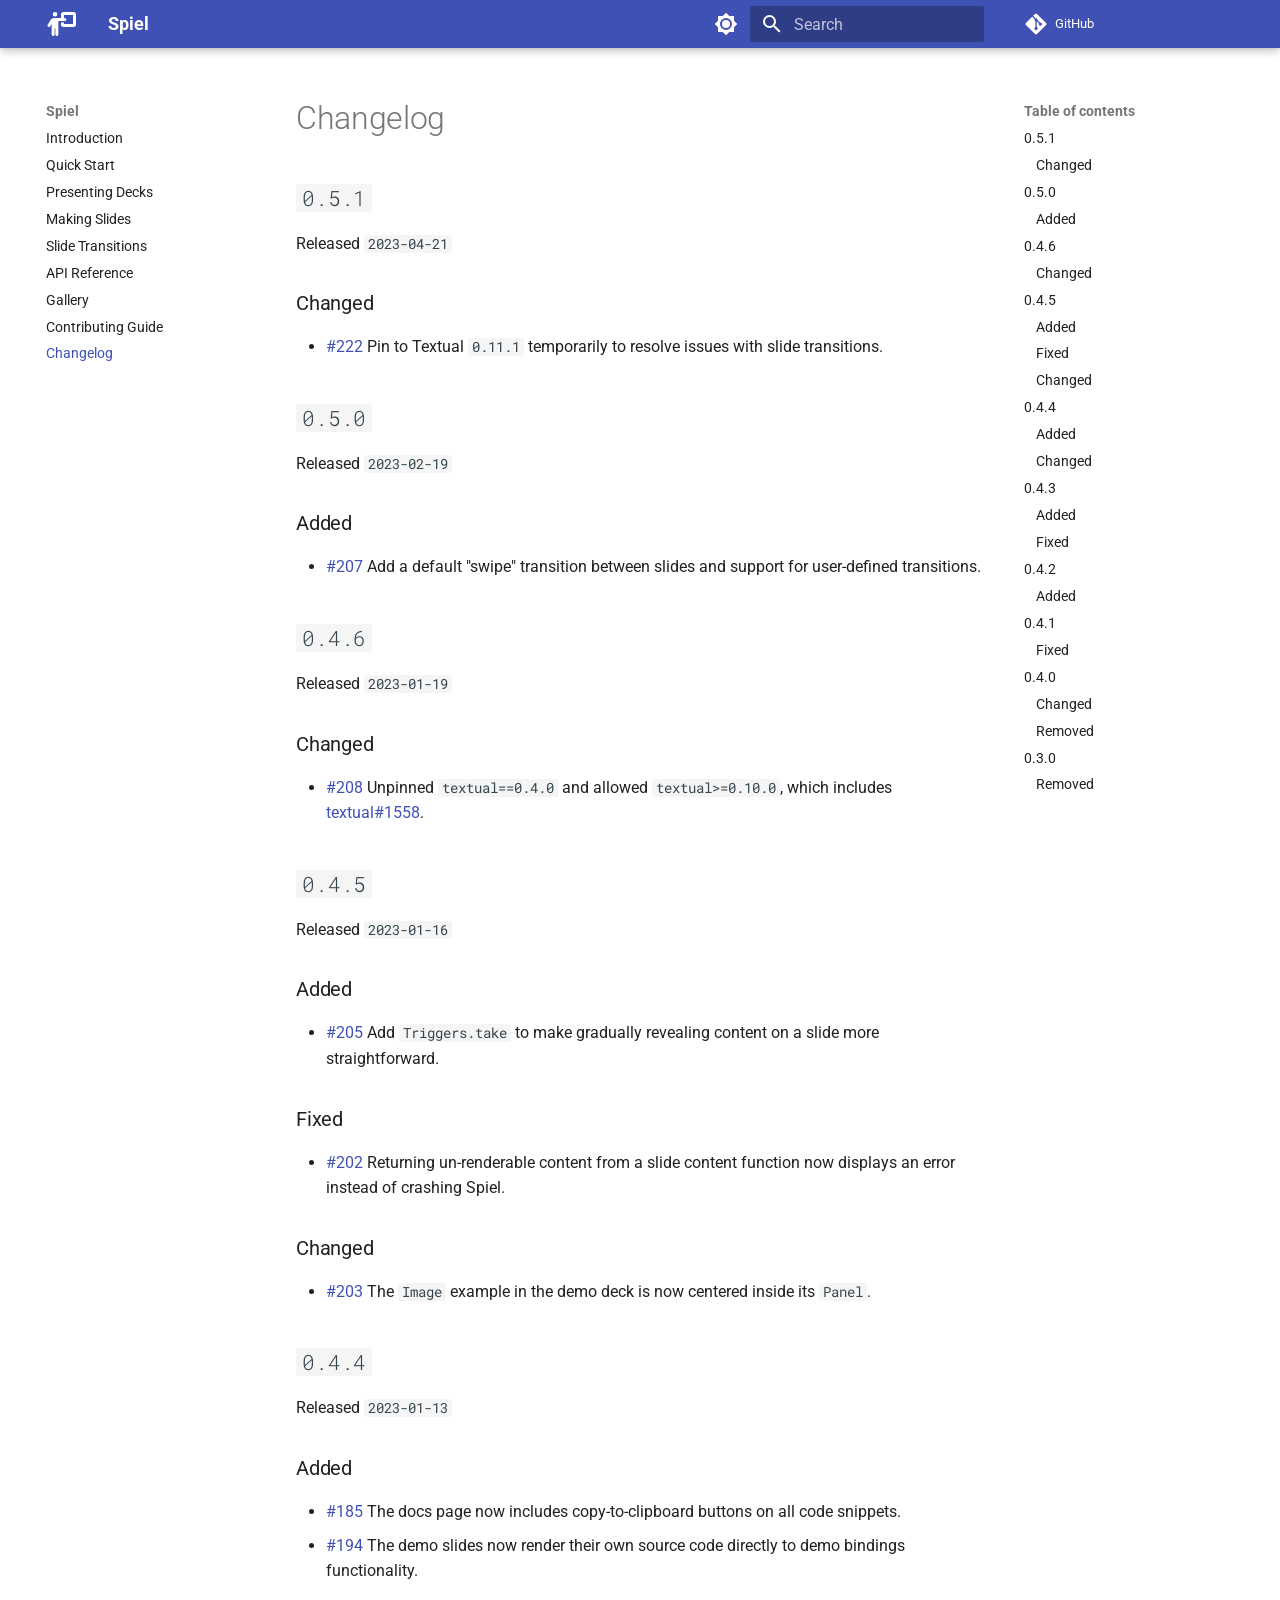
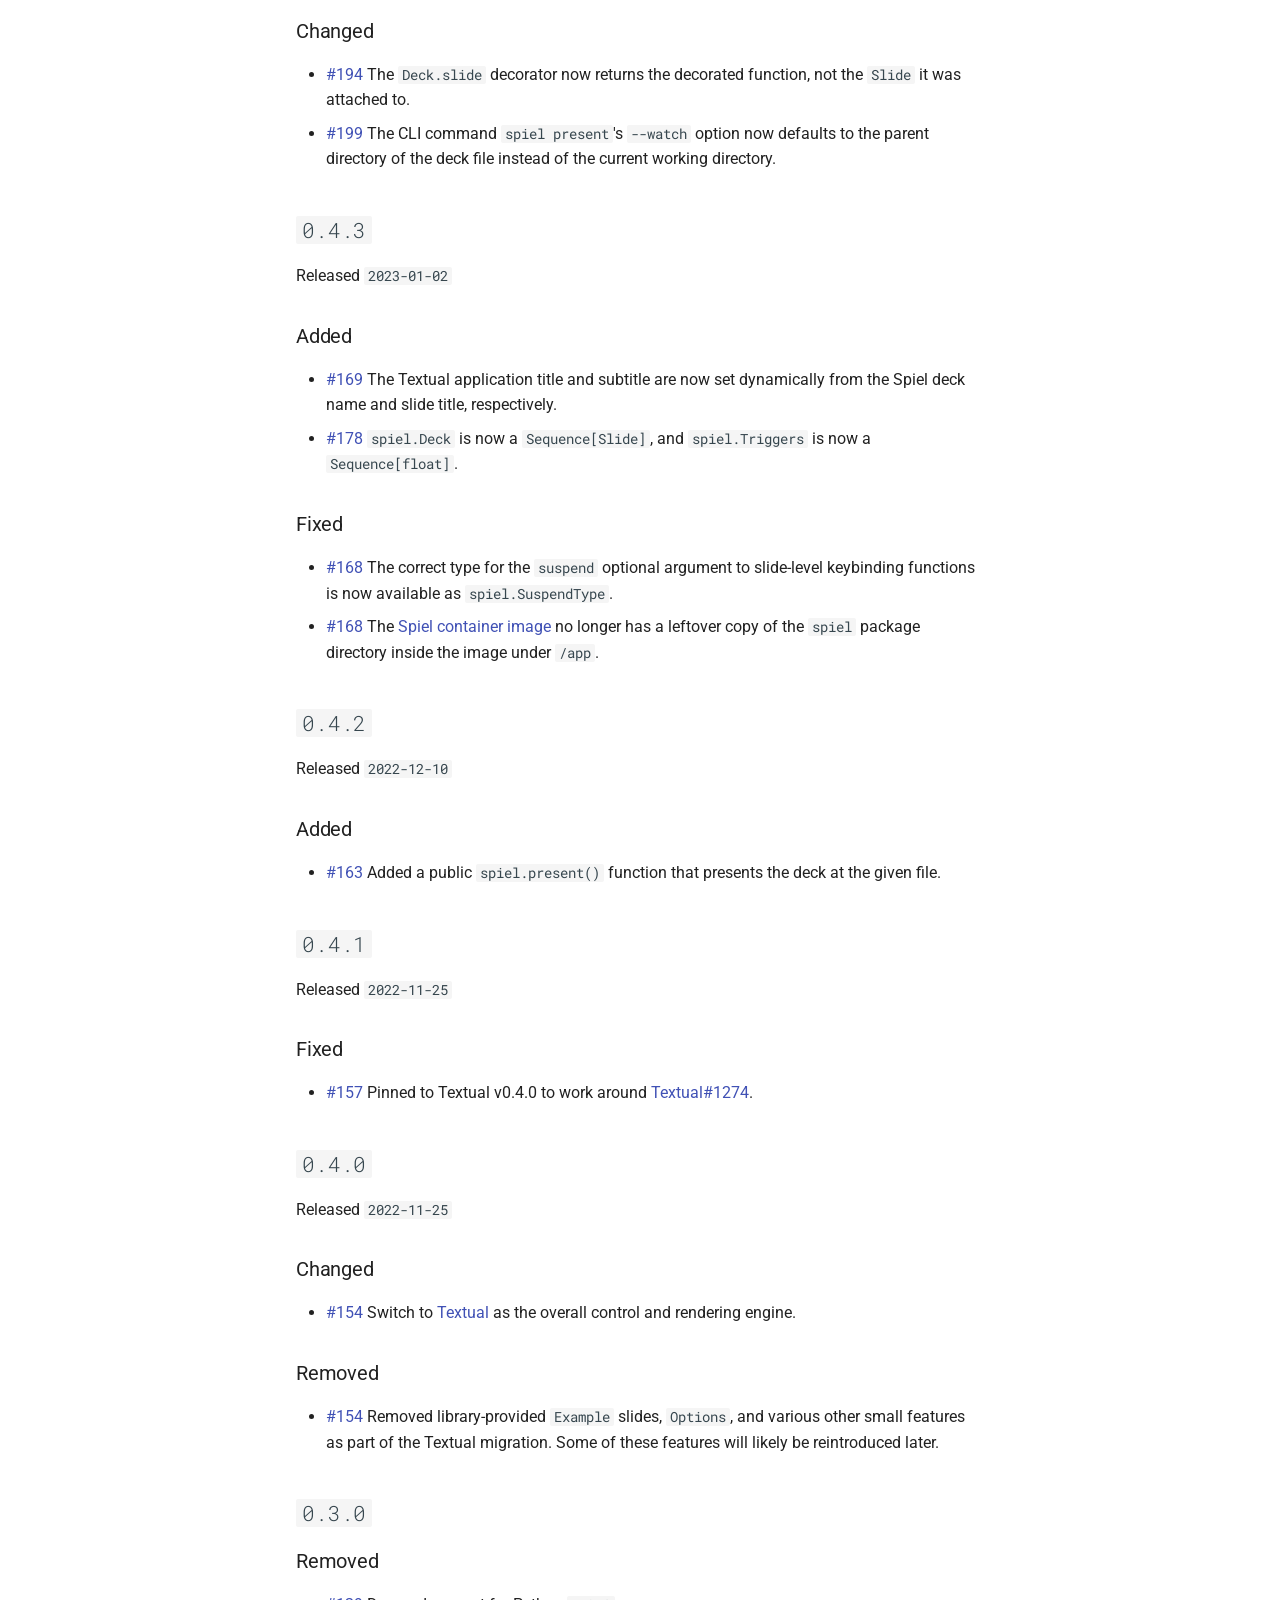
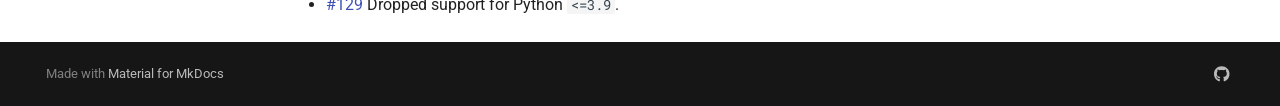
<file: changelog/index.html>
<!doctype html>
<html lang="en" class="no-js">
  <head>
    
      <meta charset="utf-8">
      <meta name="viewport" content="width=device-width,initial-scale=1">
      
      
      
        <link rel="canonical" href="https://www.spiel.how/changelog/">
      
      
        <link rel="prev" href="../contributing/">
      
      
      
      <link rel="icon" href="../assets/favicon.png">
      <meta name="generator" content="mkdocs-1.5.3, mkdocs-material-9.4.4">
    
    
      
        <title>Changelog - Spiel</title>
      
    
    
      <link rel="stylesheet" href="../assets/stylesheets/main.bd3936ea.min.css">
      
        
        <link rel="stylesheet" href="../assets/stylesheets/palette.356b1318.min.css">
      
      


    
    
      
    
    
      
        
        
        <link rel="preconnect" href="https://fonts.gstatic.com" crossorigin>
        <link rel="stylesheet" href="https://fonts.googleapis.com/css?family=Roboto:300,300i,400,400i,700,700i%7CRoboto+Mono:400,400i,700,700i&display=fallback">
        <style>:root{--md-text-font:"Roboto";--md-code-font:"Roboto Mono"}</style>
      
    
    
      <link rel="stylesheet" href="../assets/_mkdocstrings.css">
    
      <link rel="stylesheet" href="../assets/style.css">
    
    <script>__md_scope=new URL("..",location),__md_hash=e=>[...e].reduce((e,_)=>(e<<5)-e+_.charCodeAt(0),0),__md_get=(e,_=localStorage,t=__md_scope)=>JSON.parse(_.getItem(t.pathname+"."+e)),__md_set=(e,_,t=localStorage,a=__md_scope)=>{try{t.setItem(a.pathname+"."+e,JSON.stringify(_))}catch(e){}}</script>
    
      

    
    
    
  </head>
  
  
    
    
      
    
    
    
    
    <body dir="ltr" data-md-color-scheme="default" data-md-color-primary="indigo" data-md-color-accent="indigo">
  
    
    
      <script>var palette=__md_get("__palette");if(palette&&"object"==typeof palette.color)for(var key of Object.keys(palette.color))document.body.setAttribute("data-md-color-"+key,palette.color[key])</script>
    
    <input class="md-toggle" data-md-toggle="drawer" type="checkbox" id="__drawer" autocomplete="off">
    <input class="md-toggle" data-md-toggle="search" type="checkbox" id="__search" autocomplete="off">
    <label class="md-overlay" for="__drawer"></label>
    <div data-md-component="skip">
      
        
        <a href="#changelog" class="md-skip">
          Skip to content
        </a>
      
    </div>
    <div data-md-component="announce">
      
    </div>
    
    
      

  

<header class="md-header md-header--shadow" data-md-component="header">
  <nav class="md-header__inner md-grid" aria-label="Header">
    <a href=".." title="Spiel" class="md-header__button md-logo" aria-label="Spiel" data-md-component="logo">
      
  
  <svg xmlns="http://www.w3.org/2000/svg" viewBox="0 0 640 512"><!--! Font Awesome Free 6.4.2 by @fontawesome - https://fontawesome.com License - https://fontawesome.com/license/free (Icons: CC BY 4.0, Fonts: SIL OFL 1.1, Code: MIT License) Copyright 2023 Fonticons, Inc.--><path d="M192 96a48 48 0 1 0 0-96 48 48 0 1 0 0 96zm-8 384V352h16v128c0 17.7 14.3 32 32 32s32-14.3 32-32V192h136c17.7 0 32-14.3 32-32s-14.3-32-32-32h-16V64h192v192H384v-32h-64v48c0 26.5 21.5 48 48 48h224c26.5 0 48-21.5 48-48V48c0-26.5-21.5-48-48-48H368c-26.5 0-48 21.5-48 48v80H177.1c-33.7 0-64.9 17.7-82.3 46.6l-58.3 97c-9.1 15.1-4.2 34.8 10.9 43.9s34.8 4.2 43.9-10.9l28.7-47.7V480c0 17.7 14.3 32 32 32s32-14.3 32-32z"/></svg>

    </a>
    <label class="md-header__button md-icon" for="__drawer">
      
      <svg xmlns="http://www.w3.org/2000/svg" viewBox="0 0 24 24"><path d="M3 6h18v2H3V6m0 5h18v2H3v-2m0 5h18v2H3v-2Z"/></svg>
    </label>
    <div class="md-header__title" data-md-component="header-title">
      <div class="md-header__ellipsis">
        <div class="md-header__topic">
          <span class="md-ellipsis">
            Spiel
          </span>
        </div>
        <div class="md-header__topic" data-md-component="header-topic">
          <span class="md-ellipsis">
            
              Changelog
            
          </span>
        </div>
      </div>
    </div>
    
      
        <form class="md-header__option" data-md-component="palette">
  
    
    
    
    <input class="md-option" data-md-color-media="(prefers-color-scheme: light)" data-md-color-scheme="default" data-md-color-primary="indigo" data-md-color-accent="indigo"  aria-label="Switch to dark mode"  type="radio" name="__palette" id="__palette_1">
    
      <label class="md-header__button md-icon" title="Switch to dark mode" for="__palette_2" hidden>
        <svg xmlns="http://www.w3.org/2000/svg" viewBox="0 0 24 24"><path d="M12 8a4 4 0 0 0-4 4 4 4 0 0 0 4 4 4 4 0 0 0 4-4 4 4 0 0 0-4-4m0 10a6 6 0 0 1-6-6 6 6 0 0 1 6-6 6 6 0 0 1 6 6 6 6 0 0 1-6 6m8-9.31V4h-4.69L12 .69 8.69 4H4v4.69L.69 12 4 15.31V20h4.69L12 23.31 15.31 20H20v-4.69L23.31 12 20 8.69Z"/></svg>
      </label>
    
  
    
    
    
    <input class="md-option" data-md-color-media="(prefers-color-scheme: dark)" data-md-color-scheme="slate" data-md-color-primary="indigo" data-md-color-accent="indigo"  aria-label="Switch to light mode"  type="radio" name="__palette" id="__palette_2">
    
      <label class="md-header__button md-icon" title="Switch to light mode" for="__palette_1" hidden>
        <svg xmlns="http://www.w3.org/2000/svg" viewBox="0 0 24 24"><path d="M12 18c-.89 0-1.74-.2-2.5-.55C11.56 16.5 13 14.42 13 12c0-2.42-1.44-4.5-3.5-5.45C10.26 6.2 11.11 6 12 6a6 6 0 0 1 6 6 6 6 0 0 1-6 6m8-9.31V4h-4.69L12 .69 8.69 4H4v4.69L.69 12 4 15.31V20h4.69L12 23.31 15.31 20H20v-4.69L23.31 12 20 8.69Z"/></svg>
      </label>
    
  
</form>
      
    
    
    
      <label class="md-header__button md-icon" for="__search">
        
        <svg xmlns="http://www.w3.org/2000/svg" viewBox="0 0 24 24"><path d="M9.5 3A6.5 6.5 0 0 1 16 9.5c0 1.61-.59 3.09-1.56 4.23l.27.27h.79l5 5-1.5 1.5-5-5v-.79l-.27-.27A6.516 6.516 0 0 1 9.5 16 6.5 6.5 0 0 1 3 9.5 6.5 6.5 0 0 1 9.5 3m0 2C7 5 5 7 5 9.5S7 14 9.5 14 14 12 14 9.5 12 5 9.5 5Z"/></svg>
      </label>
      <div class="md-search" data-md-component="search" role="dialog">
  <label class="md-search__overlay" for="__search"></label>
  <div class="md-search__inner" role="search">
    <form class="md-search__form" name="search">
      <input type="text" class="md-search__input" name="query" aria-label="Search" placeholder="Search" autocapitalize="off" autocorrect="off" autocomplete="off" spellcheck="false" data-md-component="search-query" required>
      <label class="md-search__icon md-icon" for="__search">
        
        <svg xmlns="http://www.w3.org/2000/svg" viewBox="0 0 24 24"><path d="M9.5 3A6.5 6.5 0 0 1 16 9.5c0 1.61-.59 3.09-1.56 4.23l.27.27h.79l5 5-1.5 1.5-5-5v-.79l-.27-.27A6.516 6.516 0 0 1 9.5 16 6.5 6.5 0 0 1 3 9.5 6.5 6.5 0 0 1 9.5 3m0 2C7 5 5 7 5 9.5S7 14 9.5 14 14 12 14 9.5 12 5 9.5 5Z"/></svg>
        
        <svg xmlns="http://www.w3.org/2000/svg" viewBox="0 0 24 24"><path d="M20 11v2H8l5.5 5.5-1.42 1.42L4.16 12l7.92-7.92L13.5 5.5 8 11h12Z"/></svg>
      </label>
      <nav class="md-search__options" aria-label="Search">
        
        <button type="reset" class="md-search__icon md-icon" title="Clear" aria-label="Clear" tabindex="-1">
          
          <svg xmlns="http://www.w3.org/2000/svg" viewBox="0 0 24 24"><path d="M19 6.41 17.59 5 12 10.59 6.41 5 5 6.41 10.59 12 5 17.59 6.41 19 12 13.41 17.59 19 19 17.59 13.41 12 19 6.41Z"/></svg>
        </button>
      </nav>
      
    </form>
    <div class="md-search__output">
      <div class="md-search__scrollwrap" data-md-scrollfix>
        <div class="md-search-result" data-md-component="search-result">
          <div class="md-search-result__meta">
            Initializing search
          </div>
          <ol class="md-search-result__list" role="presentation"></ol>
        </div>
      </div>
    </div>
  </div>
</div>
    
    
      <div class="md-header__source">
        <a href="https://github.com/JoshKarpel/spiel" title="Go to repository" class="md-source" data-md-component="source">
  <div class="md-source__icon md-icon">
    
    <svg xmlns="http://www.w3.org/2000/svg" viewBox="0 0 448 512"><!--! Font Awesome Free 6.4.2 by @fontawesome - https://fontawesome.com License - https://fontawesome.com/license/free (Icons: CC BY 4.0, Fonts: SIL OFL 1.1, Code: MIT License) Copyright 2023 Fonticons, Inc.--><path d="M439.55 236.05 244 40.45a28.87 28.87 0 0 0-40.81 0l-40.66 40.63 51.52 51.52c27.06-9.14 52.68 16.77 43.39 43.68l49.66 49.66c34.23-11.8 61.18 31 35.47 56.69-26.49 26.49-70.21-2.87-56-37.34L240.22 199v121.85c25.3 12.54 22.26 41.85 9.08 55a34.34 34.34 0 0 1-48.55 0c-17.57-17.6-11.07-46.91 11.25-56v-123c-20.8-8.51-24.6-30.74-18.64-45L142.57 101 8.45 235.14a28.86 28.86 0 0 0 0 40.81l195.61 195.6a28.86 28.86 0 0 0 40.8 0l194.69-194.69a28.86 28.86 0 0 0 0-40.81z"/></svg>
  </div>
  <div class="md-source__repository">
    GitHub
  </div>
</a>
      </div>
    
  </nav>
  
</header>
    
    <div class="md-container" data-md-component="container">
      
      
        
          
        
      
      <main class="md-main" data-md-component="main">
        <div class="md-main__inner md-grid">
          
            
              
              <div class="md-sidebar md-sidebar--primary" data-md-component="sidebar" data-md-type="navigation" >
                <div class="md-sidebar__scrollwrap">
                  <div class="md-sidebar__inner">
                    



<nav class="md-nav md-nav--primary" aria-label="Navigation" data-md-level="0">
  <label class="md-nav__title" for="__drawer">
    <a href=".." title="Spiel" class="md-nav__button md-logo" aria-label="Spiel" data-md-component="logo">
      
  
  <svg xmlns="http://www.w3.org/2000/svg" viewBox="0 0 640 512"><!--! Font Awesome Free 6.4.2 by @fontawesome - https://fontawesome.com License - https://fontawesome.com/license/free (Icons: CC BY 4.0, Fonts: SIL OFL 1.1, Code: MIT License) Copyright 2023 Fonticons, Inc.--><path d="M192 96a48 48 0 1 0 0-96 48 48 0 1 0 0 96zm-8 384V352h16v128c0 17.7 14.3 32 32 32s32-14.3 32-32V192h136c17.7 0 32-14.3 32-32s-14.3-32-32-32h-16V64h192v192H384v-32h-64v48c0 26.5 21.5 48 48 48h224c26.5 0 48-21.5 48-48V48c0-26.5-21.5-48-48-48H368c-26.5 0-48 21.5-48 48v80H177.1c-33.7 0-64.9 17.7-82.3 46.6l-58.3 97c-9.1 15.1-4.2 34.8 10.9 43.9s34.8 4.2 43.9-10.9l28.7-47.7V480c0 17.7 14.3 32 32 32s32-14.3 32-32z"/></svg>

    </a>
    Spiel
  </label>
  
    <div class="md-nav__source">
      <a href="https://github.com/JoshKarpel/spiel" title="Go to repository" class="md-source" data-md-component="source">
  <div class="md-source__icon md-icon">
    
    <svg xmlns="http://www.w3.org/2000/svg" viewBox="0 0 448 512"><!--! Font Awesome Free 6.4.2 by @fontawesome - https://fontawesome.com License - https://fontawesome.com/license/free (Icons: CC BY 4.0, Fonts: SIL OFL 1.1, Code: MIT License) Copyright 2023 Fonticons, Inc.--><path d="M439.55 236.05 244 40.45a28.87 28.87 0 0 0-40.81 0l-40.66 40.63 51.52 51.52c27.06-9.14 52.68 16.77 43.39 43.68l49.66 49.66c34.23-11.8 61.18 31 35.47 56.69-26.49 26.49-70.21-2.87-56-37.34L240.22 199v121.85c25.3 12.54 22.26 41.85 9.08 55a34.34 34.34 0 0 1-48.55 0c-17.57-17.6-11.07-46.91 11.25-56v-123c-20.8-8.51-24.6-30.74-18.64-45L142.57 101 8.45 235.14a28.86 28.86 0 0 0 0 40.81l195.61 195.6a28.86 28.86 0 0 0 40.8 0l194.69-194.69a28.86 28.86 0 0 0 0-40.81z"/></svg>
  </div>
  <div class="md-source__repository">
    GitHub
  </div>
</a>
    </div>
  
  <ul class="md-nav__list" data-md-scrollfix>
    
      
      
  
  
  
    <li class="md-nav__item">
      <a href=".." class="md-nav__link">
        
  
  <span class="md-ellipsis">
    Introduction
  </span>
  

      </a>
    </li>
  

    
      
      
  
  
  
    <li class="md-nav__item">
      <a href="../quickstart/" class="md-nav__link">
        
  
  <span class="md-ellipsis">
    Quick Start
  </span>
  

      </a>
    </li>
  

    
      
      
  
  
  
    <li class="md-nav__item">
      <a href="../presenting/" class="md-nav__link">
        
  
  <span class="md-ellipsis">
    Presenting Decks
  </span>
  

      </a>
    </li>
  

    
      
      
  
  
  
    <li class="md-nav__item">
      <a href="../slides/" class="md-nav__link">
        
  
  <span class="md-ellipsis">
    Making Slides
  </span>
  

      </a>
    </li>
  

    
      
      
  
  
  
    <li class="md-nav__item">
      <a href="../transitions/" class="md-nav__link">
        
  
  <span class="md-ellipsis">
    Slide Transitions
  </span>
  

      </a>
    </li>
  

    
      
      
  
  
  
    <li class="md-nav__item">
      <a href="../api/" class="md-nav__link">
        
  
  <span class="md-ellipsis">
    API Reference
  </span>
  

      </a>
    </li>
  

    
      
      
  
  
  
    <li class="md-nav__item">
      <a href="../gallery/" class="md-nav__link">
        
  
  <span class="md-ellipsis">
    Gallery
  </span>
  

      </a>
    </li>
  

    
      
      
  
  
  
    <li class="md-nav__item">
      <a href="../contributing/" class="md-nav__link">
        
  
  <span class="md-ellipsis">
    Contributing Guide
  </span>
  

      </a>
    </li>
  

    
      
      
  
  
    
  
  
    <li class="md-nav__item md-nav__item--active">
      
      <input class="md-nav__toggle md-toggle" type="checkbox" id="__toc">
      
      
        
      
      
        <label class="md-nav__link md-nav__link--active" for="__toc">
          
  
  <span class="md-ellipsis">
    Changelog
  </span>
  

          <span class="md-nav__icon md-icon"></span>
        </label>
      
      <a href="./" class="md-nav__link md-nav__link--active">
        
  
  <span class="md-ellipsis">
    Changelog
  </span>
  

      </a>
      
        

<nav class="md-nav md-nav--secondary" aria-label="Table of contents">
  
  
  
    
  
  
    <label class="md-nav__title" for="__toc">
      <span class="md-nav__icon md-icon"></span>
      Table of contents
    </label>
    <ul class="md-nav__list" data-md-component="toc" data-md-scrollfix>
      
        <li class="md-nav__item">
  <a href="#051" class="md-nav__link">
    0.5.1
  </a>
  
    <nav class="md-nav" aria-label="0.5.1">
      <ul class="md-nav__list">
        
          <li class="md-nav__item">
  <a href="#changed" class="md-nav__link">
    Changed
  </a>
  
</li>
        
      </ul>
    </nav>
  
</li>
      
        <li class="md-nav__item">
  <a href="#050" class="md-nav__link">
    0.5.0
  </a>
  
    <nav class="md-nav" aria-label="0.5.0">
      <ul class="md-nav__list">
        
          <li class="md-nav__item">
  <a href="#added" class="md-nav__link">
    Added
  </a>
  
</li>
        
      </ul>
    </nav>
  
</li>
      
        <li class="md-nav__item">
  <a href="#046" class="md-nav__link">
    0.4.6
  </a>
  
    <nav class="md-nav" aria-label="0.4.6">
      <ul class="md-nav__list">
        
          <li class="md-nav__item">
  <a href="#changed_1" class="md-nav__link">
    Changed
  </a>
  
</li>
        
      </ul>
    </nav>
  
</li>
      
        <li class="md-nav__item">
  <a href="#045" class="md-nav__link">
    0.4.5
  </a>
  
    <nav class="md-nav" aria-label="0.4.5">
      <ul class="md-nav__list">
        
          <li class="md-nav__item">
  <a href="#added_1" class="md-nav__link">
    Added
  </a>
  
</li>
        
          <li class="md-nav__item">
  <a href="#fixed" class="md-nav__link">
    Fixed
  </a>
  
</li>
        
          <li class="md-nav__item">
  <a href="#changed_2" class="md-nav__link">
    Changed
  </a>
  
</li>
        
      </ul>
    </nav>
  
</li>
      
        <li class="md-nav__item">
  <a href="#044" class="md-nav__link">
    0.4.4
  </a>
  
    <nav class="md-nav" aria-label="0.4.4">
      <ul class="md-nav__list">
        
          <li class="md-nav__item">
  <a href="#added_2" class="md-nav__link">
    Added
  </a>
  
</li>
        
          <li class="md-nav__item">
  <a href="#changed_3" class="md-nav__link">
    Changed
  </a>
  
</li>
        
      </ul>
    </nav>
  
</li>
      
        <li class="md-nav__item">
  <a href="#043" class="md-nav__link">
    0.4.3
  </a>
  
    <nav class="md-nav" aria-label="0.4.3">
      <ul class="md-nav__list">
        
          <li class="md-nav__item">
  <a href="#added_3" class="md-nav__link">
    Added
  </a>
  
</li>
        
          <li class="md-nav__item">
  <a href="#fixed_1" class="md-nav__link">
    Fixed
  </a>
  
</li>
        
      </ul>
    </nav>
  
</li>
      
        <li class="md-nav__item">
  <a href="#042" class="md-nav__link">
    0.4.2
  </a>
  
    <nav class="md-nav" aria-label="0.4.2">
      <ul class="md-nav__list">
        
          <li class="md-nav__item">
  <a href="#added_4" class="md-nav__link">
    Added
  </a>
  
</li>
        
      </ul>
    </nav>
  
</li>
      
        <li class="md-nav__item">
  <a href="#041" class="md-nav__link">
    0.4.1
  </a>
  
    <nav class="md-nav" aria-label="0.4.1">
      <ul class="md-nav__list">
        
          <li class="md-nav__item">
  <a href="#fixed_2" class="md-nav__link">
    Fixed
  </a>
  
</li>
        
      </ul>
    </nav>
  
</li>
      
        <li class="md-nav__item">
  <a href="#040" class="md-nav__link">
    0.4.0
  </a>
  
    <nav class="md-nav" aria-label="0.4.0">
      <ul class="md-nav__list">
        
          <li class="md-nav__item">
  <a href="#changed_4" class="md-nav__link">
    Changed
  </a>
  
</li>
        
          <li class="md-nav__item">
  <a href="#removed" class="md-nav__link">
    Removed
  </a>
  
</li>
        
      </ul>
    </nav>
  
</li>
      
        <li class="md-nav__item">
  <a href="#030" class="md-nav__link">
    0.3.0
  </a>
  
    <nav class="md-nav" aria-label="0.3.0">
      <ul class="md-nav__list">
        
          <li class="md-nav__item">
  <a href="#removed_1" class="md-nav__link">
    Removed
  </a>
  
</li>
        
      </ul>
    </nav>
  
</li>
      
    </ul>
  
</nav>
      
    </li>
  

    
  </ul>
</nav>
                  </div>
                </div>
              </div>
            
            
              
              <div class="md-sidebar md-sidebar--secondary" data-md-component="sidebar" data-md-type="toc" >
                <div class="md-sidebar__scrollwrap">
                  <div class="md-sidebar__inner">
                    

<nav class="md-nav md-nav--secondary" aria-label="Table of contents">
  
  
  
    
  
  
    <label class="md-nav__title" for="__toc">
      <span class="md-nav__icon md-icon"></span>
      Table of contents
    </label>
    <ul class="md-nav__list" data-md-component="toc" data-md-scrollfix>
      
        <li class="md-nav__item">
  <a href="#051" class="md-nav__link">
    0.5.1
  </a>
  
    <nav class="md-nav" aria-label="0.5.1">
      <ul class="md-nav__list">
        
          <li class="md-nav__item">
  <a href="#changed" class="md-nav__link">
    Changed
  </a>
  
</li>
        
      </ul>
    </nav>
  
</li>
      
        <li class="md-nav__item">
  <a href="#050" class="md-nav__link">
    0.5.0
  </a>
  
    <nav class="md-nav" aria-label="0.5.0">
      <ul class="md-nav__list">
        
          <li class="md-nav__item">
  <a href="#added" class="md-nav__link">
    Added
  </a>
  
</li>
        
      </ul>
    </nav>
  
</li>
      
        <li class="md-nav__item">
  <a href="#046" class="md-nav__link">
    0.4.6
  </a>
  
    <nav class="md-nav" aria-label="0.4.6">
      <ul class="md-nav__list">
        
          <li class="md-nav__item">
  <a href="#changed_1" class="md-nav__link">
    Changed
  </a>
  
</li>
        
      </ul>
    </nav>
  
</li>
      
        <li class="md-nav__item">
  <a href="#045" class="md-nav__link">
    0.4.5
  </a>
  
    <nav class="md-nav" aria-label="0.4.5">
      <ul class="md-nav__list">
        
          <li class="md-nav__item">
  <a href="#added_1" class="md-nav__link">
    Added
  </a>
  
</li>
        
          <li class="md-nav__item">
  <a href="#fixed" class="md-nav__link">
    Fixed
  </a>
  
</li>
        
          <li class="md-nav__item">
  <a href="#changed_2" class="md-nav__link">
    Changed
  </a>
  
</li>
        
      </ul>
    </nav>
  
</li>
      
        <li class="md-nav__item">
  <a href="#044" class="md-nav__link">
    0.4.4
  </a>
  
    <nav class="md-nav" aria-label="0.4.4">
      <ul class="md-nav__list">
        
          <li class="md-nav__item">
  <a href="#added_2" class="md-nav__link">
    Added
  </a>
  
</li>
        
          <li class="md-nav__item">
  <a href="#changed_3" class="md-nav__link">
    Changed
  </a>
  
</li>
        
      </ul>
    </nav>
  
</li>
      
        <li class="md-nav__item">
  <a href="#043" class="md-nav__link">
    0.4.3
  </a>
  
    <nav class="md-nav" aria-label="0.4.3">
      <ul class="md-nav__list">
        
          <li class="md-nav__item">
  <a href="#added_3" class="md-nav__link">
    Added
  </a>
  
</li>
        
          <li class="md-nav__item">
  <a href="#fixed_1" class="md-nav__link">
    Fixed
  </a>
  
</li>
        
      </ul>
    </nav>
  
</li>
      
        <li class="md-nav__item">
  <a href="#042" class="md-nav__link">
    0.4.2
  </a>
  
    <nav class="md-nav" aria-label="0.4.2">
      <ul class="md-nav__list">
        
          <li class="md-nav__item">
  <a href="#added_4" class="md-nav__link">
    Added
  </a>
  
</li>
        
      </ul>
    </nav>
  
</li>
      
        <li class="md-nav__item">
  <a href="#041" class="md-nav__link">
    0.4.1
  </a>
  
    <nav class="md-nav" aria-label="0.4.1">
      <ul class="md-nav__list">
        
          <li class="md-nav__item">
  <a href="#fixed_2" class="md-nav__link">
    Fixed
  </a>
  
</li>
        
      </ul>
    </nav>
  
</li>
      
        <li class="md-nav__item">
  <a href="#040" class="md-nav__link">
    0.4.0
  </a>
  
    <nav class="md-nav" aria-label="0.4.0">
      <ul class="md-nav__list">
        
          <li class="md-nav__item">
  <a href="#changed_4" class="md-nav__link">
    Changed
  </a>
  
</li>
        
          <li class="md-nav__item">
  <a href="#removed" class="md-nav__link">
    Removed
  </a>
  
</li>
        
      </ul>
    </nav>
  
</li>
      
        <li class="md-nav__item">
  <a href="#030" class="md-nav__link">
    0.3.0
  </a>
  
    <nav class="md-nav" aria-label="0.3.0">
      <ul class="md-nav__list">
        
          <li class="md-nav__item">
  <a href="#removed_1" class="md-nav__link">
    Removed
  </a>
  
</li>
        
      </ul>
    </nav>
  
</li>
      
    </ul>
  
</nav>
                  </div>
                </div>
              </div>
            
          
          
            <div class="md-content" data-md-component="content">
              <article class="md-content__inner md-typeset">
                
                  

  
  


<h1 id="changelog">Changelog</h1>
<h2 id="051"><code>0.5.1</code></h2>
<p>Released <code>2023-04-21</code></p>
<h3 id="changed">Changed</h3>
<ul>
<li><a href="https://github.com/JoshKarpel/spiel/pull/222">#222</a> Pin to Textual <code>0.11.1</code> temporarily to resolve issues with slide transitions.</li>
</ul>
<h2 id="050"><code>0.5.0</code></h2>
<p>Released <code>2023-02-19</code></p>
<h3 id="added">Added</h3>
<ul>
<li><a href="https://github.com/JoshKarpel/spiel/pull/207">#207</a> Add a default "swipe" transition between slides and support for user-defined transitions.</li>
</ul>
<h2 id="046"><code>0.4.6</code></h2>
<p>Released <code>2023-01-19</code></p>
<h3 id="changed_1">Changed</h3>
<ul>
<li><a href="https://github.com/JoshKarpel/spiel/pull/208">#208</a> Unpinned <code>textual==0.4.0</code> and allowed <code>textual&gt;=0.10.0</code>, which includes <a href="https://github.com/Textualize/textual/pull/1558">textual#1558</a>.</li>
</ul>
<h2 id="045"><code>0.4.5</code></h2>
<p>Released <code>2023-01-16</code></p>
<h3 id="added_1">Added</h3>
<ul>
<li><a href="https://github.com/JoshKarpel/spiel/pull/205">#205</a> Add <code>Triggers.take</code> to make gradually revealing content on a slide more straightforward.</li>
</ul>
<h3 id="fixed">Fixed</h3>
<ul>
<li><a href="https://github.com/JoshKarpel/spiel/pull/202">#202</a> Returning un-renderable content from a slide content function now displays an error instead of crashing Spiel.</li>
</ul>
<h3 id="changed_2">Changed</h3>
<ul>
<li><a href="https://github.com/JoshKarpel/spiel/pull/203">#203</a> The <code>Image</code> example in the demo deck is now centered inside its <code>Panel</code>.</li>
</ul>
<h2 id="044"><code>0.4.4</code></h2>
<p>Released <code>2023-01-13</code></p>
<h3 id="added_2">Added</h3>
<ul>
<li><a href="https://github.com/JoshKarpel/spiel/pull/185">#185</a> The docs page now includes copy-to-clipboard buttons on all code snippets.</li>
<li><a href="https://github.com/JoshKarpel/spiel/pull/194">#194</a> The demo slides now render their own source code directly to demo bindings functionality.</li>
</ul>
<h3 id="changed_3">Changed</h3>
<ul>
<li><a href="https://github.com/JoshKarpel/spiel/pull/194">#194</a> The <code>Deck.slide</code> decorator now returns the decorated function, not the <code>Slide</code> it was attached to.</li>
<li><a href="https://github.com/JoshKarpel/spiel/pull/199">#199</a> The CLI command <code>spiel present</code>'s <code>--watch</code> option now defaults to the parent directory of the deck file instead of the current working directory.</li>
</ul>
<h2 id="043"><code>0.4.3</code></h2>
<p>Released <code>2023-01-02</code></p>
<h3 id="added_3">Added</h3>
<ul>
<li><a href="https://github.com/JoshKarpel/spiel/pull/169">#169</a> The Textual application title and subtitle are now set dynamically from the Spiel deck name and slide title, respectively.</li>
<li><a href="https://github.com/JoshKarpel/spiel/pull/178">#178</a> <code>spiel.Deck</code> is now a <code>Sequence[Slide]</code>, and <code>spiel.Triggers</code> is now a <code>Sequence[float]</code>.</li>
</ul>
<h3 id="fixed_1">Fixed</h3>
<ul>
<li><a href="https://github.com/JoshKarpel/spiel/pull/168">#168</a> The correct type for the <code>suspend</code> optional argument to slide-level keybinding functions is now available as <code>spiel.SuspendType</code>.</li>
<li><a href="https://github.com/JoshKarpel/spiel/pull/168">#168</a> The <a href="https://github.com/JoshKarpel/spiel/pkgs/container/spiel">Spiel container image</a> no longer has a leftover copy of the <code>spiel</code> package directory inside the image under <code>/app</code>.</li>
</ul>
<h2 id="042"><code>0.4.2</code></h2>
<p>Released <code>2022-12-10</code></p>
<h3 id="added_4">Added</h3>
<ul>
<li><a href="https://github.com/JoshKarpel/spiel/pull/163">#163</a> Added a public <code>spiel.present()</code> function that presents the deck at the given file.</li>
</ul>
<h2 id="041"><code>0.4.1</code></h2>
<p>Released <code>2022-11-25</code></p>
<h3 id="fixed_2">Fixed</h3>
<ul>
<li><a href="https://github.com/JoshKarpel/spiel/pull/157">#157</a> Pinned to Textual v0.4.0 to work around <a href="https://github.com/Textualize/textual/issues/1274">Textual#1274</a>.</li>
</ul>
<h2 id="040"><code>0.4.0</code></h2>
<p>Released <code>2022-11-25</code></p>
<h3 id="changed_4">Changed</h3>
<ul>
<li><a href="https://github.com/JoshKarpel/spiel/pull/154">#154</a> Switch to <a href="https://textual.textualize.io/">Textual</a> as the overall control and rendering engine.</li>
</ul>
<h3 id="removed">Removed</h3>
<ul>
<li><a href="https://github.com/JoshKarpel/spiel/pull/154">#154</a> Removed library-provided <code>Example</code> slides, <code>Options</code>, and various other small features
  as part of the Textual migration. Some of these features will likely be reintroduced later.</li>
</ul>
<h2 id="030"><code>0.3.0</code></h2>
<h3 id="removed_1">Removed</h3>
<ul>
<li><a href="https://github.com/JoshKarpel/spiel/pull/129">#129</a> Dropped support for Python <code>&lt;=3.9</code>.</li>
</ul>





                
              </article>
            </div>
          
          
        </div>
        
      </main>
      
        <footer class="md-footer">
  
  <div class="md-footer-meta md-typeset">
    <div class="md-footer-meta__inner md-grid">
      <div class="md-copyright">
  
  
    Made with
    <a href="https://squidfunk.github.io/mkdocs-material/" target="_blank" rel="noopener">
      Material for MkDocs
    </a>
  
</div>
      
        <div class="md-social">
  
    
    
    
    
    <a href="https://github.com/JoshKarpel/spiel" target="_blank" rel="noopener" title="Spiel on GitHub" class="md-social__link">
      <svg xmlns="http://www.w3.org/2000/svg" viewBox="0 0 496 512"><!--! Font Awesome Free 6.4.2 by @fontawesome - https://fontawesome.com License - https://fontawesome.com/license/free (Icons: CC BY 4.0, Fonts: SIL OFL 1.1, Code: MIT License) Copyright 2023 Fonticons, Inc.--><path d="M165.9 397.4c0 2-2.3 3.6-5.2 3.6-3.3.3-5.6-1.3-5.6-3.6 0-2 2.3-3.6 5.2-3.6 3-.3 5.6 1.3 5.6 3.6zm-31.1-4.5c-.7 2 1.3 4.3 4.3 4.9 2.6 1 5.6 0 6.2-2s-1.3-4.3-4.3-5.2c-2.6-.7-5.5.3-6.2 2.3zm44.2-1.7c-2.9.7-4.9 2.6-4.6 4.9.3 2 2.9 3.3 5.9 2.6 2.9-.7 4.9-2.6 4.6-4.6-.3-1.9-3-3.2-5.9-2.9zM244.8 8C106.1 8 0 113.3 0 252c0 110.9 69.8 205.8 169.5 239.2 12.8 2.3 17.3-5.6 17.3-12.1 0-6.2-.3-40.4-.3-61.4 0 0-70 15-84.7-29.8 0 0-11.4-29.1-27.8-36.6 0 0-22.9-15.7 1.6-15.4 0 0 24.9 2 38.6 25.8 21.9 38.6 58.6 27.5 72.9 20.9 2.3-16 8.8-27.1 16-33.7-55.9-6.2-112.3-14.3-112.3-110.5 0-27.5 7.6-41.3 23.6-58.9-2.6-6.5-11.1-33.3 2.6-67.9 20.9-6.5 69 27 69 27 20-5.6 41.5-8.5 62.8-8.5s42.8 2.9 62.8 8.5c0 0 48.1-33.6 69-27 13.7 34.7 5.2 61.4 2.6 67.9 16 17.7 25.8 31.5 25.8 58.9 0 96.5-58.9 104.2-114.8 110.5 9.2 7.9 17 22.9 17 46.4 0 33.7-.3 75.4-.3 83.6 0 6.5 4.6 14.4 17.3 12.1C428.2 457.8 496 362.9 496 252 496 113.3 383.5 8 244.8 8zM97.2 352.9c-1.3 1-1 3.3.7 5.2 1.6 1.6 3.9 2.3 5.2 1 1.3-1 1-3.3-.7-5.2-1.6-1.6-3.9-2.3-5.2-1zm-10.8-8.1c-.7 1.3.3 2.9 2.3 3.9 1.6 1 3.6.7 4.3-.7.7-1.3-.3-2.9-2.3-3.9-2-.6-3.6-.3-4.3.7zm32.4 35.6c-1.6 1.3-1 4.3 1.3 6.2 2.3 2.3 5.2 2.6 6.5 1 1.3-1.3.7-4.3-1.3-6.2-2.2-2.3-5.2-2.6-6.5-1zm-11.4-14.7c-1.6 1-1.6 3.6 0 5.9 1.6 2.3 4.3 3.3 5.6 2.3 1.6-1.3 1.6-3.9 0-6.2-1.4-2.3-4-3.3-5.6-2z"/></svg>
    </a>
  
</div>
      
    </div>
  </div>
</footer>
      
    </div>
    <div class="md-dialog" data-md-component="dialog">
      <div class="md-dialog__inner md-typeset"></div>
    </div>
    
    
    <script id="__config" type="application/json">{"base": "..", "features": ["navigation.instant", "navigation.tracking", "navigation.sections", "navigation.indexes", "toc.follow", "content.code.annotate", "content.code.copy"], "search": "../assets/javascripts/workers/search.f886a092.min.js", "translations": {"clipboard.copied": "Copied to clipboard", "clipboard.copy": "Copy to clipboard", "search.result.more.one": "1 more on this page", "search.result.more.other": "# more on this page", "search.result.none": "No matching documents", "search.result.one": "1 matching document", "search.result.other": "# matching documents", "search.result.placeholder": "Type to start searching", "search.result.term.missing": "Missing", "select.version": "Select version"}}</script>
    
    
      <script src="../assets/javascripts/bundle.94c44541.min.js"></script>
      
    
  </body>
</html>
</file>
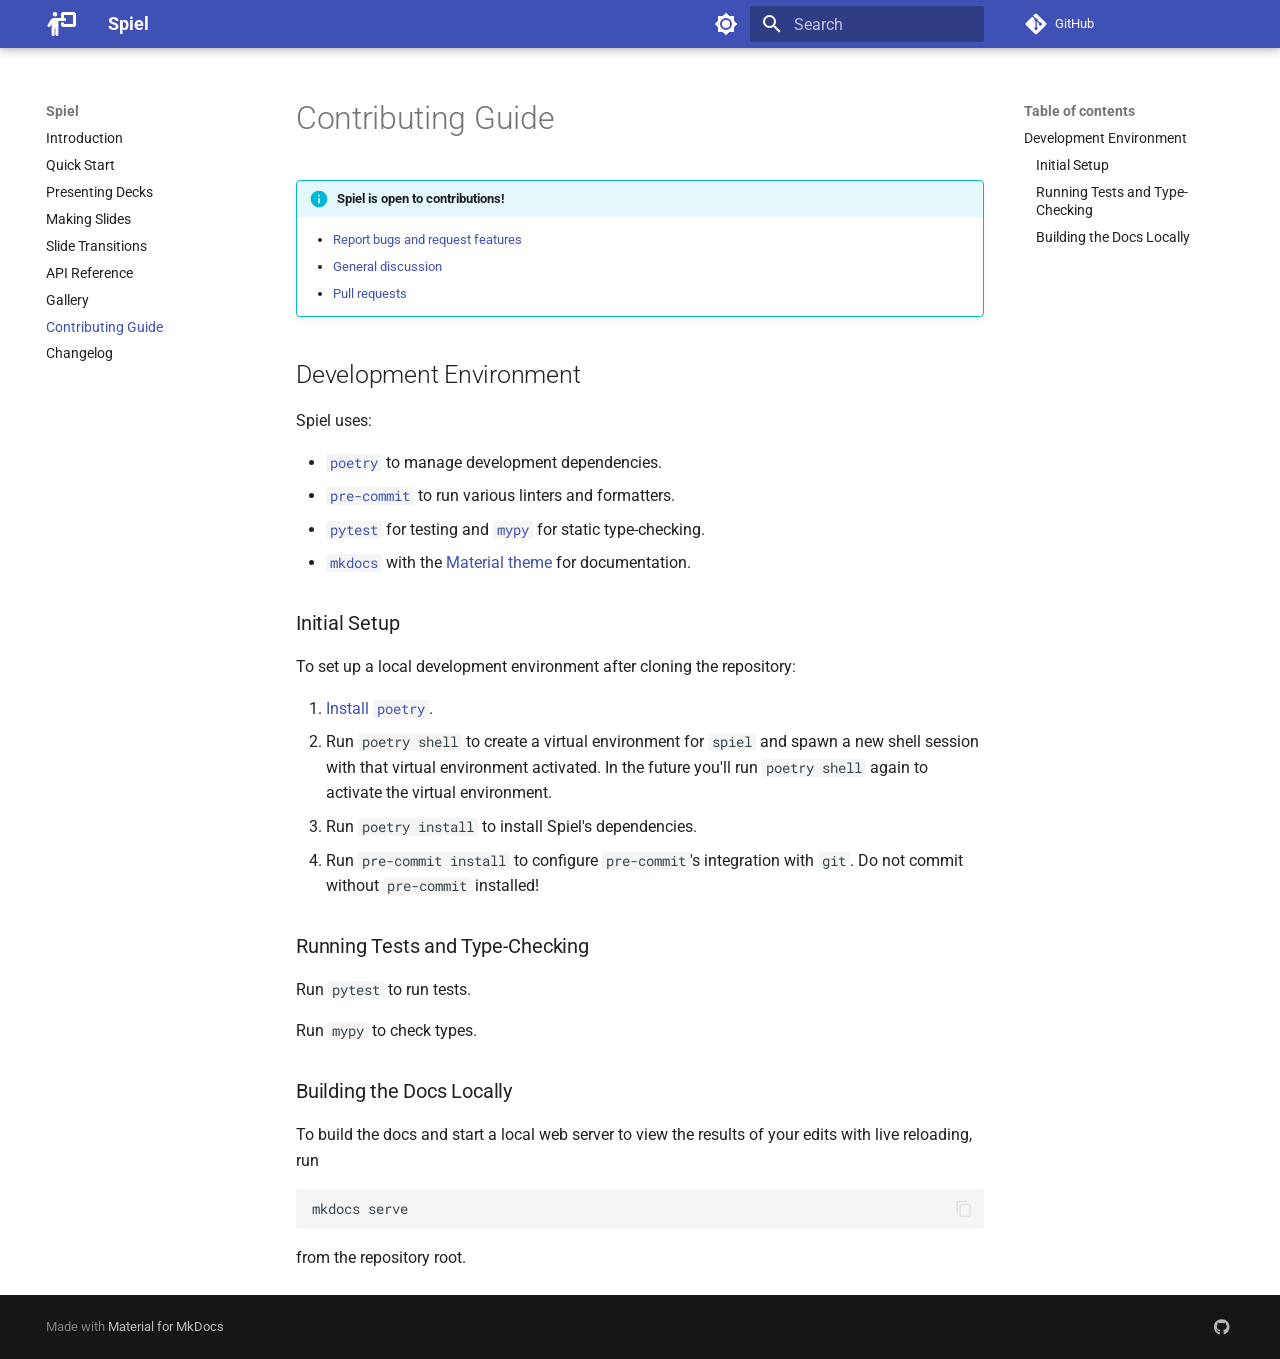
<file: contributing/index.html>
<!doctype html>
<html lang="en" class="no-js">
  <head>
    
      <meta charset="utf-8">
      <meta name="viewport" content="width=device-width,initial-scale=1">
      
      
      
        <link rel="canonical" href="https://www.spiel.how/contributing/">
      
      
        <link rel="prev" href="../gallery/">
      
      
        <link rel="next" href="../changelog/">
      
      
      <link rel="icon" href="../assets/favicon.png">
      <meta name="generator" content="mkdocs-1.5.3, mkdocs-material-9.4.4">
    
    
      
        <title>Contributing Guide - Spiel</title>
      
    
    
      <link rel="stylesheet" href="../assets/stylesheets/main.bd3936ea.min.css">
      
        
        <link rel="stylesheet" href="../assets/stylesheets/palette.356b1318.min.css">
      
      


    
    
      
    
    
      
        
        
        <link rel="preconnect" href="https://fonts.gstatic.com" crossorigin>
        <link rel="stylesheet" href="https://fonts.googleapis.com/css?family=Roboto:300,300i,400,400i,700,700i%7CRoboto+Mono:400,400i,700,700i&display=fallback">
        <style>:root{--md-text-font:"Roboto";--md-code-font:"Roboto Mono"}</style>
      
    
    
      <link rel="stylesheet" href="../assets/_mkdocstrings.css">
    
      <link rel="stylesheet" href="../assets/style.css">
    
    <script>__md_scope=new URL("..",location),__md_hash=e=>[...e].reduce((e,_)=>(e<<5)-e+_.charCodeAt(0),0),__md_get=(e,_=localStorage,t=__md_scope)=>JSON.parse(_.getItem(t.pathname+"."+e)),__md_set=(e,_,t=localStorage,a=__md_scope)=>{try{t.setItem(a.pathname+"."+e,JSON.stringify(_))}catch(e){}}</script>
    
      

    
    
    
  </head>
  
  
    
    
      
    
    
    
    
    <body dir="ltr" data-md-color-scheme="default" data-md-color-primary="indigo" data-md-color-accent="indigo">
  
    
    
      <script>var palette=__md_get("__palette");if(palette&&"object"==typeof palette.color)for(var key of Object.keys(palette.color))document.body.setAttribute("data-md-color-"+key,palette.color[key])</script>
    
    <input class="md-toggle" data-md-toggle="drawer" type="checkbox" id="__drawer" autocomplete="off">
    <input class="md-toggle" data-md-toggle="search" type="checkbox" id="__search" autocomplete="off">
    <label class="md-overlay" for="__drawer"></label>
    <div data-md-component="skip">
      
        
        <a href="#contributing-guide" class="md-skip">
          Skip to content
        </a>
      
    </div>
    <div data-md-component="announce">
      
    </div>
    
    
      

  

<header class="md-header md-header--shadow" data-md-component="header">
  <nav class="md-header__inner md-grid" aria-label="Header">
    <a href=".." title="Spiel" class="md-header__button md-logo" aria-label="Spiel" data-md-component="logo">
      
  
  <svg xmlns="http://www.w3.org/2000/svg" viewBox="0 0 640 512"><!--! Font Awesome Free 6.4.2 by @fontawesome - https://fontawesome.com License - https://fontawesome.com/license/free (Icons: CC BY 4.0, Fonts: SIL OFL 1.1, Code: MIT License) Copyright 2023 Fonticons, Inc.--><path d="M192 96a48 48 0 1 0 0-96 48 48 0 1 0 0 96zm-8 384V352h16v128c0 17.7 14.3 32 32 32s32-14.3 32-32V192h136c17.7 0 32-14.3 32-32s-14.3-32-32-32h-16V64h192v192H384v-32h-64v48c0 26.5 21.5 48 48 48h224c26.5 0 48-21.5 48-48V48c0-26.5-21.5-48-48-48H368c-26.5 0-48 21.5-48 48v80H177.1c-33.7 0-64.9 17.7-82.3 46.6l-58.3 97c-9.1 15.1-4.2 34.8 10.9 43.9s34.8 4.2 43.9-10.9l28.7-47.7V480c0 17.7 14.3 32 32 32s32-14.3 32-32z"/></svg>

    </a>
    <label class="md-header__button md-icon" for="__drawer">
      
      <svg xmlns="http://www.w3.org/2000/svg" viewBox="0 0 24 24"><path d="M3 6h18v2H3V6m0 5h18v2H3v-2m0 5h18v2H3v-2Z"/></svg>
    </label>
    <div class="md-header__title" data-md-component="header-title">
      <div class="md-header__ellipsis">
        <div class="md-header__topic">
          <span class="md-ellipsis">
            Spiel
          </span>
        </div>
        <div class="md-header__topic" data-md-component="header-topic">
          <span class="md-ellipsis">
            
              Contributing Guide
            
          </span>
        </div>
      </div>
    </div>
    
      
        <form class="md-header__option" data-md-component="palette">
  
    
    
    
    <input class="md-option" data-md-color-media="(prefers-color-scheme: light)" data-md-color-scheme="default" data-md-color-primary="indigo" data-md-color-accent="indigo"  aria-label="Switch to dark mode"  type="radio" name="__palette" id="__palette_1">
    
      <label class="md-header__button md-icon" title="Switch to dark mode" for="__palette_2" hidden>
        <svg xmlns="http://www.w3.org/2000/svg" viewBox="0 0 24 24"><path d="M12 8a4 4 0 0 0-4 4 4 4 0 0 0 4 4 4 4 0 0 0 4-4 4 4 0 0 0-4-4m0 10a6 6 0 0 1-6-6 6 6 0 0 1 6-6 6 6 0 0 1 6 6 6 6 0 0 1-6 6m8-9.31V4h-4.69L12 .69 8.69 4H4v4.69L.69 12 4 15.31V20h4.69L12 23.31 15.31 20H20v-4.69L23.31 12 20 8.69Z"/></svg>
      </label>
    
  
    
    
    
    <input class="md-option" data-md-color-media="(prefers-color-scheme: dark)" data-md-color-scheme="slate" data-md-color-primary="indigo" data-md-color-accent="indigo"  aria-label="Switch to light mode"  type="radio" name="__palette" id="__palette_2">
    
      <label class="md-header__button md-icon" title="Switch to light mode" for="__palette_1" hidden>
        <svg xmlns="http://www.w3.org/2000/svg" viewBox="0 0 24 24"><path d="M12 18c-.89 0-1.74-.2-2.5-.55C11.56 16.5 13 14.42 13 12c0-2.42-1.44-4.5-3.5-5.45C10.26 6.2 11.11 6 12 6a6 6 0 0 1 6 6 6 6 0 0 1-6 6m8-9.31V4h-4.69L12 .69 8.69 4H4v4.69L.69 12 4 15.31V20h4.69L12 23.31 15.31 20H20v-4.69L23.31 12 20 8.69Z"/></svg>
      </label>
    
  
</form>
      
    
    
    
      <label class="md-header__button md-icon" for="__search">
        
        <svg xmlns="http://www.w3.org/2000/svg" viewBox="0 0 24 24"><path d="M9.5 3A6.5 6.5 0 0 1 16 9.5c0 1.61-.59 3.09-1.56 4.23l.27.27h.79l5 5-1.5 1.5-5-5v-.79l-.27-.27A6.516 6.516 0 0 1 9.5 16 6.5 6.5 0 0 1 3 9.5 6.5 6.5 0 0 1 9.5 3m0 2C7 5 5 7 5 9.5S7 14 9.5 14 14 12 14 9.5 12 5 9.5 5Z"/></svg>
      </label>
      <div class="md-search" data-md-component="search" role="dialog">
  <label class="md-search__overlay" for="__search"></label>
  <div class="md-search__inner" role="search">
    <form class="md-search__form" name="search">
      <input type="text" class="md-search__input" name="query" aria-label="Search" placeholder="Search" autocapitalize="off" autocorrect="off" autocomplete="off" spellcheck="false" data-md-component="search-query" required>
      <label class="md-search__icon md-icon" for="__search">
        
        <svg xmlns="http://www.w3.org/2000/svg" viewBox="0 0 24 24"><path d="M9.5 3A6.5 6.5 0 0 1 16 9.5c0 1.61-.59 3.09-1.56 4.23l.27.27h.79l5 5-1.5 1.5-5-5v-.79l-.27-.27A6.516 6.516 0 0 1 9.5 16 6.5 6.5 0 0 1 3 9.5 6.5 6.5 0 0 1 9.5 3m0 2C7 5 5 7 5 9.5S7 14 9.5 14 14 12 14 9.5 12 5 9.5 5Z"/></svg>
        
        <svg xmlns="http://www.w3.org/2000/svg" viewBox="0 0 24 24"><path d="M20 11v2H8l5.5 5.5-1.42 1.42L4.16 12l7.92-7.92L13.5 5.5 8 11h12Z"/></svg>
      </label>
      <nav class="md-search__options" aria-label="Search">
        
        <button type="reset" class="md-search__icon md-icon" title="Clear" aria-label="Clear" tabindex="-1">
          
          <svg xmlns="http://www.w3.org/2000/svg" viewBox="0 0 24 24"><path d="M19 6.41 17.59 5 12 10.59 6.41 5 5 6.41 10.59 12 5 17.59 6.41 19 12 13.41 17.59 19 19 17.59 13.41 12 19 6.41Z"/></svg>
        </button>
      </nav>
      
    </form>
    <div class="md-search__output">
      <div class="md-search__scrollwrap" data-md-scrollfix>
        <div class="md-search-result" data-md-component="search-result">
          <div class="md-search-result__meta">
            Initializing search
          </div>
          <ol class="md-search-result__list" role="presentation"></ol>
        </div>
      </div>
    </div>
  </div>
</div>
    
    
      <div class="md-header__source">
        <a href="https://github.com/JoshKarpel/spiel" title="Go to repository" class="md-source" data-md-component="source">
  <div class="md-source__icon md-icon">
    
    <svg xmlns="http://www.w3.org/2000/svg" viewBox="0 0 448 512"><!--! Font Awesome Free 6.4.2 by @fontawesome - https://fontawesome.com License - https://fontawesome.com/license/free (Icons: CC BY 4.0, Fonts: SIL OFL 1.1, Code: MIT License) Copyright 2023 Fonticons, Inc.--><path d="M439.55 236.05 244 40.45a28.87 28.87 0 0 0-40.81 0l-40.66 40.63 51.52 51.52c27.06-9.14 52.68 16.77 43.39 43.68l49.66 49.66c34.23-11.8 61.18 31 35.47 56.69-26.49 26.49-70.21-2.87-56-37.34L240.22 199v121.85c25.3 12.54 22.26 41.85 9.08 55a34.34 34.34 0 0 1-48.55 0c-17.57-17.6-11.07-46.91 11.25-56v-123c-20.8-8.51-24.6-30.74-18.64-45L142.57 101 8.45 235.14a28.86 28.86 0 0 0 0 40.81l195.61 195.6a28.86 28.86 0 0 0 40.8 0l194.69-194.69a28.86 28.86 0 0 0 0-40.81z"/></svg>
  </div>
  <div class="md-source__repository">
    GitHub
  </div>
</a>
      </div>
    
  </nav>
  
</header>
    
    <div class="md-container" data-md-component="container">
      
      
        
          
        
      
      <main class="md-main" data-md-component="main">
        <div class="md-main__inner md-grid">
          
            
              
              <div class="md-sidebar md-sidebar--primary" data-md-component="sidebar" data-md-type="navigation" >
                <div class="md-sidebar__scrollwrap">
                  <div class="md-sidebar__inner">
                    



<nav class="md-nav md-nav--primary" aria-label="Navigation" data-md-level="0">
  <label class="md-nav__title" for="__drawer">
    <a href=".." title="Spiel" class="md-nav__button md-logo" aria-label="Spiel" data-md-component="logo">
      
  
  <svg xmlns="http://www.w3.org/2000/svg" viewBox="0 0 640 512"><!--! Font Awesome Free 6.4.2 by @fontawesome - https://fontawesome.com License - https://fontawesome.com/license/free (Icons: CC BY 4.0, Fonts: SIL OFL 1.1, Code: MIT License) Copyright 2023 Fonticons, Inc.--><path d="M192 96a48 48 0 1 0 0-96 48 48 0 1 0 0 96zm-8 384V352h16v128c0 17.7 14.3 32 32 32s32-14.3 32-32V192h136c17.7 0 32-14.3 32-32s-14.3-32-32-32h-16V64h192v192H384v-32h-64v48c0 26.5 21.5 48 48 48h224c26.5 0 48-21.5 48-48V48c0-26.5-21.5-48-48-48H368c-26.5 0-48 21.5-48 48v80H177.1c-33.7 0-64.9 17.7-82.3 46.6l-58.3 97c-9.1 15.1-4.2 34.8 10.9 43.9s34.8 4.2 43.9-10.9l28.7-47.7V480c0 17.7 14.3 32 32 32s32-14.3 32-32z"/></svg>

    </a>
    Spiel
  </label>
  
    <div class="md-nav__source">
      <a href="https://github.com/JoshKarpel/spiel" title="Go to repository" class="md-source" data-md-component="source">
  <div class="md-source__icon md-icon">
    
    <svg xmlns="http://www.w3.org/2000/svg" viewBox="0 0 448 512"><!--! Font Awesome Free 6.4.2 by @fontawesome - https://fontawesome.com License - https://fontawesome.com/license/free (Icons: CC BY 4.0, Fonts: SIL OFL 1.1, Code: MIT License) Copyright 2023 Fonticons, Inc.--><path d="M439.55 236.05 244 40.45a28.87 28.87 0 0 0-40.81 0l-40.66 40.63 51.52 51.52c27.06-9.14 52.68 16.77 43.39 43.68l49.66 49.66c34.23-11.8 61.18 31 35.47 56.69-26.49 26.49-70.21-2.87-56-37.34L240.22 199v121.85c25.3 12.54 22.26 41.85 9.08 55a34.34 34.34 0 0 1-48.55 0c-17.57-17.6-11.07-46.91 11.25-56v-123c-20.8-8.51-24.6-30.74-18.64-45L142.57 101 8.45 235.14a28.86 28.86 0 0 0 0 40.81l195.61 195.6a28.86 28.86 0 0 0 40.8 0l194.69-194.69a28.86 28.86 0 0 0 0-40.81z"/></svg>
  </div>
  <div class="md-source__repository">
    GitHub
  </div>
</a>
    </div>
  
  <ul class="md-nav__list" data-md-scrollfix>
    
      
      
  
  
  
    <li class="md-nav__item">
      <a href=".." class="md-nav__link">
        
  
  <span class="md-ellipsis">
    Introduction
  </span>
  

      </a>
    </li>
  

    
      
      
  
  
  
    <li class="md-nav__item">
      <a href="../quickstart/" class="md-nav__link">
        
  
  <span class="md-ellipsis">
    Quick Start
  </span>
  

      </a>
    </li>
  

    
      
      
  
  
  
    <li class="md-nav__item">
      <a href="../presenting/" class="md-nav__link">
        
  
  <span class="md-ellipsis">
    Presenting Decks
  </span>
  

      </a>
    </li>
  

    
      
      
  
  
  
    <li class="md-nav__item">
      <a href="../slides/" class="md-nav__link">
        
  
  <span class="md-ellipsis">
    Making Slides
  </span>
  

      </a>
    </li>
  

    
      
      
  
  
  
    <li class="md-nav__item">
      <a href="../transitions/" class="md-nav__link">
        
  
  <span class="md-ellipsis">
    Slide Transitions
  </span>
  

      </a>
    </li>
  

    
      
      
  
  
  
    <li class="md-nav__item">
      <a href="../api/" class="md-nav__link">
        
  
  <span class="md-ellipsis">
    API Reference
  </span>
  

      </a>
    </li>
  

    
      
      
  
  
  
    <li class="md-nav__item">
      <a href="../gallery/" class="md-nav__link">
        
  
  <span class="md-ellipsis">
    Gallery
  </span>
  

      </a>
    </li>
  

    
      
      
  
  
    
  
  
    <li class="md-nav__item md-nav__item--active">
      
      <input class="md-nav__toggle md-toggle" type="checkbox" id="__toc">
      
      
        
      
      
        <label class="md-nav__link md-nav__link--active" for="__toc">
          
  
  <span class="md-ellipsis">
    Contributing Guide
  </span>
  

          <span class="md-nav__icon md-icon"></span>
        </label>
      
      <a href="./" class="md-nav__link md-nav__link--active">
        
  
  <span class="md-ellipsis">
    Contributing Guide
  </span>
  

      </a>
      
        

<nav class="md-nav md-nav--secondary" aria-label="Table of contents">
  
  
  
    
  
  
    <label class="md-nav__title" for="__toc">
      <span class="md-nav__icon md-icon"></span>
      Table of contents
    </label>
    <ul class="md-nav__list" data-md-component="toc" data-md-scrollfix>
      
        <li class="md-nav__item">
  <a href="#development-environment" class="md-nav__link">
    Development Environment
  </a>
  
    <nav class="md-nav" aria-label="Development Environment">
      <ul class="md-nav__list">
        
          <li class="md-nav__item">
  <a href="#initial-setup" class="md-nav__link">
    Initial Setup
  </a>
  
</li>
        
          <li class="md-nav__item">
  <a href="#running-tests-and-type-checking" class="md-nav__link">
    Running Tests and Type-Checking
  </a>
  
</li>
        
          <li class="md-nav__item">
  <a href="#building-the-docs-locally" class="md-nav__link">
    Building the Docs Locally
  </a>
  
</li>
        
      </ul>
    </nav>
  
</li>
      
    </ul>
  
</nav>
      
    </li>
  

    
      
      
  
  
  
    <li class="md-nav__item">
      <a href="../changelog/" class="md-nav__link">
        
  
  <span class="md-ellipsis">
    Changelog
  </span>
  

      </a>
    </li>
  

    
  </ul>
</nav>
                  </div>
                </div>
              </div>
            
            
              
              <div class="md-sidebar md-sidebar--secondary" data-md-component="sidebar" data-md-type="toc" >
                <div class="md-sidebar__scrollwrap">
                  <div class="md-sidebar__inner">
                    

<nav class="md-nav md-nav--secondary" aria-label="Table of contents">
  
  
  
    
  
  
    <label class="md-nav__title" for="__toc">
      <span class="md-nav__icon md-icon"></span>
      Table of contents
    </label>
    <ul class="md-nav__list" data-md-component="toc" data-md-scrollfix>
      
        <li class="md-nav__item">
  <a href="#development-environment" class="md-nav__link">
    Development Environment
  </a>
  
    <nav class="md-nav" aria-label="Development Environment">
      <ul class="md-nav__list">
        
          <li class="md-nav__item">
  <a href="#initial-setup" class="md-nav__link">
    Initial Setup
  </a>
  
</li>
        
          <li class="md-nav__item">
  <a href="#running-tests-and-type-checking" class="md-nav__link">
    Running Tests and Type-Checking
  </a>
  
</li>
        
          <li class="md-nav__item">
  <a href="#building-the-docs-locally" class="md-nav__link">
    Building the Docs Locally
  </a>
  
</li>
        
      </ul>
    </nav>
  
</li>
      
    </ul>
  
</nav>
                  </div>
                </div>
              </div>
            
          
          
            <div class="md-content" data-md-component="content">
              <article class="md-content__inner md-typeset">
                
                  

  
  


<h1 id="contributing-guide">Contributing Guide</h1>
<div class="admonition info">
<p class="admonition-title">Spiel is open to contributions!</p>
<ul>
<li><a href="https://github.com/JoshKarpel/spiel/issues">Report bugs and request features</a></li>
<li><a href="https://github.com/JoshKarpel/spiel/discussions">General discussion</a></li>
<li><a href="https://github.com/JoshKarpel/spiel/pulls">Pull requests</a></li>
</ul>
</div>
<h2 id="development-environment">Development Environment</h2>
<p>Spiel uses:</p>
<ul>
<li><a href="https://python-poetry.org"><code>poetry</code></a> to manage development dependencies.</li>
<li><a href="https://pre-commit.com"><code>pre-commit</code></a> to run various linters and formatters.</li>
<li><a href="https://docs.pytest.org"><code>pytest</code></a> for testing and <a href="https://mypy-lang.org"><code>mypy</code></a> for static type-checking.</li>
<li><a href="https://www.mkdocs.org"><code>mkdocs</code></a> with the <a href="https://squidfunk.github.io/mkdocs-material">Material theme</a> for documentation.</li>
</ul>
<h3 id="initial-setup">Initial Setup</h3>
<p>To set up a local development environment after cloning the repository:</p>
<ol>
<li><a href="https://python-poetry.org/docs/#installation">Install <code>poetry</code></a>.</li>
<li>Run <code>poetry shell</code> to create a virtual environment for <code>spiel</code> and spawn a new shell session with that virtual environment activated.
   In the future you'll run <code>poetry shell</code> again to activate the virtual environment.</li>
<li>Run <code>poetry install</code> to install Spiel's dependencies.</li>
<li>Run <code>pre-commit install</code> to configure <code>pre-commit</code>'s integration with <code>git</code>.
   Do not commit without <code>pre-commit</code> installed!</li>
</ol>
<h3 id="running-tests-and-type-checking">Running Tests and Type-Checking</h3>
<p>Run <code>pytest</code> to run tests.</p>
<p>Run <code>mypy</code> to check types.</p>
<h3 id="building-the-docs-locally">Building the Docs Locally</h3>
<p>To build the docs and start a local web server to view the results of your edits with live reloading, run
<div class="highlight"><pre><span></span><code><a id="__codelineno-0-1" name="__codelineno-0-1" href="#__codelineno-0-1"></a>mkdocs<span class="w"> </span>serve
</code></pre></div>
from the repository root.</p>





                
              </article>
            </div>
          
          
        </div>
        
      </main>
      
        <footer class="md-footer">
  
  <div class="md-footer-meta md-typeset">
    <div class="md-footer-meta__inner md-grid">
      <div class="md-copyright">
  
  
    Made with
    <a href="https://squidfunk.github.io/mkdocs-material/" target="_blank" rel="noopener">
      Material for MkDocs
    </a>
  
</div>
      
        <div class="md-social">
  
    
    
    
    
    <a href="https://github.com/JoshKarpel/spiel" target="_blank" rel="noopener" title="Spiel on GitHub" class="md-social__link">
      <svg xmlns="http://www.w3.org/2000/svg" viewBox="0 0 496 512"><!--! Font Awesome Free 6.4.2 by @fontawesome - https://fontawesome.com License - https://fontawesome.com/license/free (Icons: CC BY 4.0, Fonts: SIL OFL 1.1, Code: MIT License) Copyright 2023 Fonticons, Inc.--><path d="M165.9 397.4c0 2-2.3 3.6-5.2 3.6-3.3.3-5.6-1.3-5.6-3.6 0-2 2.3-3.6 5.2-3.6 3-.3 5.6 1.3 5.6 3.6zm-31.1-4.5c-.7 2 1.3 4.3 4.3 4.9 2.6 1 5.6 0 6.2-2s-1.3-4.3-4.3-5.2c-2.6-.7-5.5.3-6.2 2.3zm44.2-1.7c-2.9.7-4.9 2.6-4.6 4.9.3 2 2.9 3.3 5.9 2.6 2.9-.7 4.9-2.6 4.6-4.6-.3-1.9-3-3.2-5.9-2.9zM244.8 8C106.1 8 0 113.3 0 252c0 110.9 69.8 205.8 169.5 239.2 12.8 2.3 17.3-5.6 17.3-12.1 0-6.2-.3-40.4-.3-61.4 0 0-70 15-84.7-29.8 0 0-11.4-29.1-27.8-36.6 0 0-22.9-15.7 1.6-15.4 0 0 24.9 2 38.6 25.8 21.9 38.6 58.6 27.5 72.9 20.9 2.3-16 8.8-27.1 16-33.7-55.9-6.2-112.3-14.3-112.3-110.5 0-27.5 7.6-41.3 23.6-58.9-2.6-6.5-11.1-33.3 2.6-67.9 20.9-6.5 69 27 69 27 20-5.6 41.5-8.5 62.8-8.5s42.8 2.9 62.8 8.5c0 0 48.1-33.6 69-27 13.7 34.7 5.2 61.4 2.6 67.9 16 17.7 25.8 31.5 25.8 58.9 0 96.5-58.9 104.2-114.8 110.5 9.2 7.9 17 22.9 17 46.4 0 33.7-.3 75.4-.3 83.6 0 6.5 4.6 14.4 17.3 12.1C428.2 457.8 496 362.9 496 252 496 113.3 383.5 8 244.8 8zM97.2 352.9c-1.3 1-1 3.3.7 5.2 1.6 1.6 3.9 2.3 5.2 1 1.3-1 1-3.3-.7-5.2-1.6-1.6-3.9-2.3-5.2-1zm-10.8-8.1c-.7 1.3.3 2.9 2.3 3.9 1.6 1 3.6.7 4.3-.7.7-1.3-.3-2.9-2.3-3.9-2-.6-3.6-.3-4.3.7zm32.4 35.6c-1.6 1.3-1 4.3 1.3 6.2 2.3 2.3 5.2 2.6 6.5 1 1.3-1.3.7-4.3-1.3-6.2-2.2-2.3-5.2-2.6-6.5-1zm-11.4-14.7c-1.6 1-1.6 3.6 0 5.9 1.6 2.3 4.3 3.3 5.6 2.3 1.6-1.3 1.6-3.9 0-6.2-1.4-2.3-4-3.3-5.6-2z"/></svg>
    </a>
  
</div>
      
    </div>
  </div>
</footer>
      
    </div>
    <div class="md-dialog" data-md-component="dialog">
      <div class="md-dialog__inner md-typeset"></div>
    </div>
    
    
    <script id="__config" type="application/json">{"base": "..", "features": ["navigation.instant", "navigation.tracking", "navigation.sections", "navigation.indexes", "toc.follow", "content.code.annotate", "content.code.copy"], "search": "../assets/javascripts/workers/search.f886a092.min.js", "translations": {"clipboard.copied": "Copied to clipboard", "clipboard.copy": "Copy to clipboard", "search.result.more.one": "1 more on this page", "search.result.more.other": "# more on this page", "search.result.none": "No matching documents", "search.result.one": "1 matching document", "search.result.other": "# matching documents", "search.result.placeholder": "Type to start searching", "search.result.term.missing": "Missing", "select.version": "Select version"}}</script>
    
    
      <script src="../assets/javascripts/bundle.94c44541.min.js"></script>
      
    
  </body>
</html>
</file>
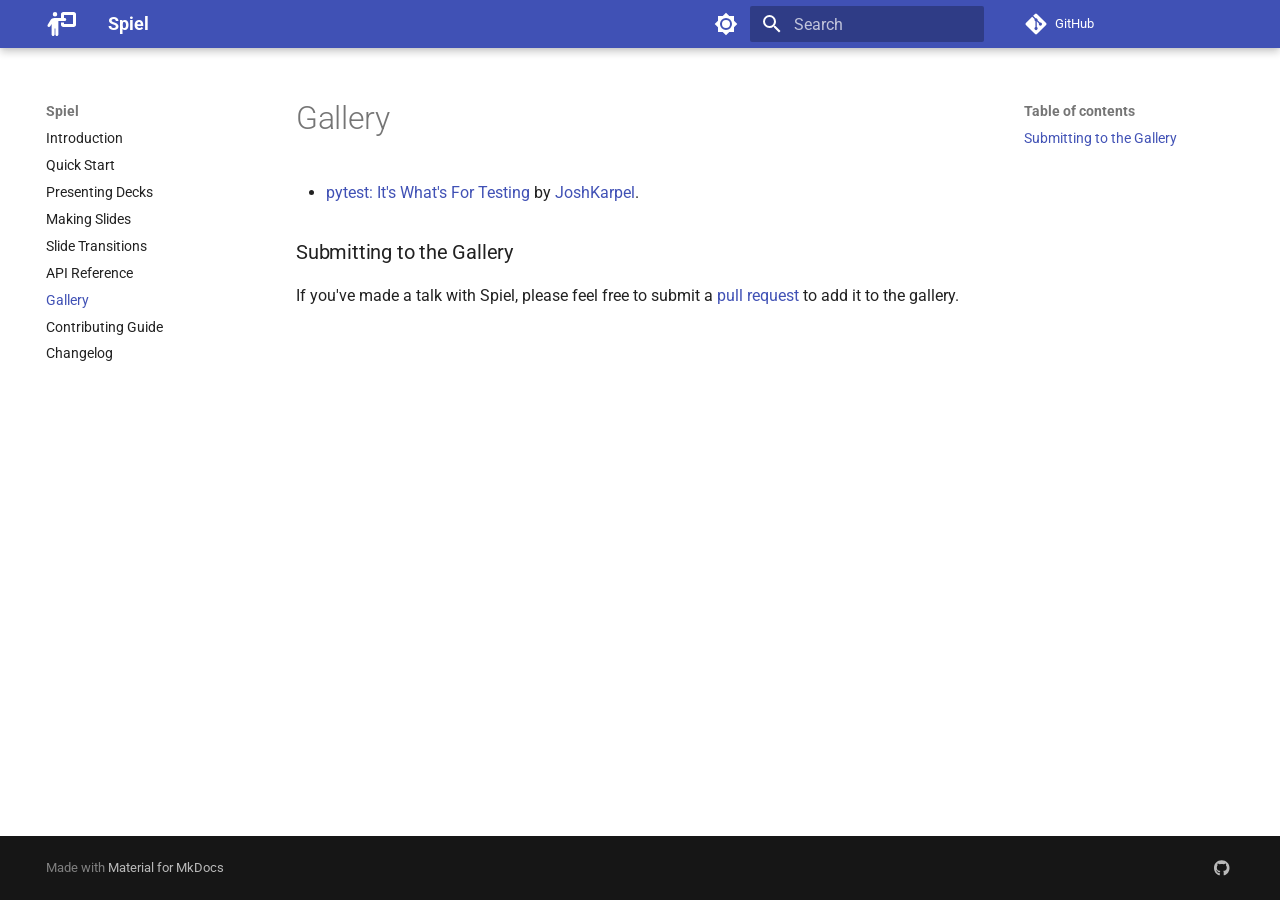
<file: gallery/index.html>
<!doctype html>
<html lang="en" class="no-js">
  <head>
    
      <meta charset="utf-8">
      <meta name="viewport" content="width=device-width,initial-scale=1">
      
      
      
        <link rel="canonical" href="https://www.spiel.how/gallery/">
      
      
        <link rel="prev" href="../api/">
      
      
        <link rel="next" href="../contributing/">
      
      
      <link rel="icon" href="../assets/favicon.png">
      <meta name="generator" content="mkdocs-1.5.3, mkdocs-material-9.4.4">
    
    
      
        <title>Gallery - Spiel</title>
      
    
    
      <link rel="stylesheet" href="../assets/stylesheets/main.bd3936ea.min.css">
      
        
        <link rel="stylesheet" href="../assets/stylesheets/palette.356b1318.min.css">
      
      


    
    
      
    
    
      
        
        
        <link rel="preconnect" href="https://fonts.gstatic.com" crossorigin>
        <link rel="stylesheet" href="https://fonts.googleapis.com/css?family=Roboto:300,300i,400,400i,700,700i%7CRoboto+Mono:400,400i,700,700i&display=fallback">
        <style>:root{--md-text-font:"Roboto";--md-code-font:"Roboto Mono"}</style>
      
    
    
      <link rel="stylesheet" href="../assets/_mkdocstrings.css">
    
      <link rel="stylesheet" href="../assets/style.css">
    
    <script>__md_scope=new URL("..",location),__md_hash=e=>[...e].reduce((e,_)=>(e<<5)-e+_.charCodeAt(0),0),__md_get=(e,_=localStorage,t=__md_scope)=>JSON.parse(_.getItem(t.pathname+"."+e)),__md_set=(e,_,t=localStorage,a=__md_scope)=>{try{t.setItem(a.pathname+"."+e,JSON.stringify(_))}catch(e){}}</script>
    
      

    
    
    
  </head>
  
  
    
    
      
    
    
    
    
    <body dir="ltr" data-md-color-scheme="default" data-md-color-primary="indigo" data-md-color-accent="indigo">
  
    
    
      <script>var palette=__md_get("__palette");if(palette&&"object"==typeof palette.color)for(var key of Object.keys(palette.color))document.body.setAttribute("data-md-color-"+key,palette.color[key])</script>
    
    <input class="md-toggle" data-md-toggle="drawer" type="checkbox" id="__drawer" autocomplete="off">
    <input class="md-toggle" data-md-toggle="search" type="checkbox" id="__search" autocomplete="off">
    <label class="md-overlay" for="__drawer"></label>
    <div data-md-component="skip">
      
        
        <a href="#gallery" class="md-skip">
          Skip to content
        </a>
      
    </div>
    <div data-md-component="announce">
      
    </div>
    
    
      

  

<header class="md-header md-header--shadow" data-md-component="header">
  <nav class="md-header__inner md-grid" aria-label="Header">
    <a href=".." title="Spiel" class="md-header__button md-logo" aria-label="Spiel" data-md-component="logo">
      
  
  <svg xmlns="http://www.w3.org/2000/svg" viewBox="0 0 640 512"><!--! Font Awesome Free 6.4.2 by @fontawesome - https://fontawesome.com License - https://fontawesome.com/license/free (Icons: CC BY 4.0, Fonts: SIL OFL 1.1, Code: MIT License) Copyright 2023 Fonticons, Inc.--><path d="M192 96a48 48 0 1 0 0-96 48 48 0 1 0 0 96zm-8 384V352h16v128c0 17.7 14.3 32 32 32s32-14.3 32-32V192h136c17.7 0 32-14.3 32-32s-14.3-32-32-32h-16V64h192v192H384v-32h-64v48c0 26.5 21.5 48 48 48h224c26.5 0 48-21.5 48-48V48c0-26.5-21.5-48-48-48H368c-26.5 0-48 21.5-48 48v80H177.1c-33.7 0-64.9 17.7-82.3 46.6l-58.3 97c-9.1 15.1-4.2 34.8 10.9 43.9s34.8 4.2 43.9-10.9l28.7-47.7V480c0 17.7 14.3 32 32 32s32-14.3 32-32z"/></svg>

    </a>
    <label class="md-header__button md-icon" for="__drawer">
      
      <svg xmlns="http://www.w3.org/2000/svg" viewBox="0 0 24 24"><path d="M3 6h18v2H3V6m0 5h18v2H3v-2m0 5h18v2H3v-2Z"/></svg>
    </label>
    <div class="md-header__title" data-md-component="header-title">
      <div class="md-header__ellipsis">
        <div class="md-header__topic">
          <span class="md-ellipsis">
            Spiel
          </span>
        </div>
        <div class="md-header__topic" data-md-component="header-topic">
          <span class="md-ellipsis">
            
              Gallery
            
          </span>
        </div>
      </div>
    </div>
    
      
        <form class="md-header__option" data-md-component="palette">
  
    
    
    
    <input class="md-option" data-md-color-media="(prefers-color-scheme: light)" data-md-color-scheme="default" data-md-color-primary="indigo" data-md-color-accent="indigo"  aria-label="Switch to dark mode"  type="radio" name="__palette" id="__palette_1">
    
      <label class="md-header__button md-icon" title="Switch to dark mode" for="__palette_2" hidden>
        <svg xmlns="http://www.w3.org/2000/svg" viewBox="0 0 24 24"><path d="M12 8a4 4 0 0 0-4 4 4 4 0 0 0 4 4 4 4 0 0 0 4-4 4 4 0 0 0-4-4m0 10a6 6 0 0 1-6-6 6 6 0 0 1 6-6 6 6 0 0 1 6 6 6 6 0 0 1-6 6m8-9.31V4h-4.69L12 .69 8.69 4H4v4.69L.69 12 4 15.31V20h4.69L12 23.31 15.31 20H20v-4.69L23.31 12 20 8.69Z"/></svg>
      </label>
    
  
    
    
    
    <input class="md-option" data-md-color-media="(prefers-color-scheme: dark)" data-md-color-scheme="slate" data-md-color-primary="indigo" data-md-color-accent="indigo"  aria-label="Switch to light mode"  type="radio" name="__palette" id="__palette_2">
    
      <label class="md-header__button md-icon" title="Switch to light mode" for="__palette_1" hidden>
        <svg xmlns="http://www.w3.org/2000/svg" viewBox="0 0 24 24"><path d="M12 18c-.89 0-1.74-.2-2.5-.55C11.56 16.5 13 14.42 13 12c0-2.42-1.44-4.5-3.5-5.45C10.26 6.2 11.11 6 12 6a6 6 0 0 1 6 6 6 6 0 0 1-6 6m8-9.31V4h-4.69L12 .69 8.69 4H4v4.69L.69 12 4 15.31V20h4.69L12 23.31 15.31 20H20v-4.69L23.31 12 20 8.69Z"/></svg>
      </label>
    
  
</form>
      
    
    
    
      <label class="md-header__button md-icon" for="__search">
        
        <svg xmlns="http://www.w3.org/2000/svg" viewBox="0 0 24 24"><path d="M9.5 3A6.5 6.5 0 0 1 16 9.5c0 1.61-.59 3.09-1.56 4.23l.27.27h.79l5 5-1.5 1.5-5-5v-.79l-.27-.27A6.516 6.516 0 0 1 9.5 16 6.5 6.5 0 0 1 3 9.5 6.5 6.5 0 0 1 9.5 3m0 2C7 5 5 7 5 9.5S7 14 9.5 14 14 12 14 9.5 12 5 9.5 5Z"/></svg>
      </label>
      <div class="md-search" data-md-component="search" role="dialog">
  <label class="md-search__overlay" for="__search"></label>
  <div class="md-search__inner" role="search">
    <form class="md-search__form" name="search">
      <input type="text" class="md-search__input" name="query" aria-label="Search" placeholder="Search" autocapitalize="off" autocorrect="off" autocomplete="off" spellcheck="false" data-md-component="search-query" required>
      <label class="md-search__icon md-icon" for="__search">
        
        <svg xmlns="http://www.w3.org/2000/svg" viewBox="0 0 24 24"><path d="M9.5 3A6.5 6.5 0 0 1 16 9.5c0 1.61-.59 3.09-1.56 4.23l.27.27h.79l5 5-1.5 1.5-5-5v-.79l-.27-.27A6.516 6.516 0 0 1 9.5 16 6.5 6.5 0 0 1 3 9.5 6.5 6.5 0 0 1 9.5 3m0 2C7 5 5 7 5 9.5S7 14 9.5 14 14 12 14 9.5 12 5 9.5 5Z"/></svg>
        
        <svg xmlns="http://www.w3.org/2000/svg" viewBox="0 0 24 24"><path d="M20 11v2H8l5.5 5.5-1.42 1.42L4.16 12l7.92-7.92L13.5 5.5 8 11h12Z"/></svg>
      </label>
      <nav class="md-search__options" aria-label="Search">
        
        <button type="reset" class="md-search__icon md-icon" title="Clear" aria-label="Clear" tabindex="-1">
          
          <svg xmlns="http://www.w3.org/2000/svg" viewBox="0 0 24 24"><path d="M19 6.41 17.59 5 12 10.59 6.41 5 5 6.41 10.59 12 5 17.59 6.41 19 12 13.41 17.59 19 19 17.59 13.41 12 19 6.41Z"/></svg>
        </button>
      </nav>
      
    </form>
    <div class="md-search__output">
      <div class="md-search__scrollwrap" data-md-scrollfix>
        <div class="md-search-result" data-md-component="search-result">
          <div class="md-search-result__meta">
            Initializing search
          </div>
          <ol class="md-search-result__list" role="presentation"></ol>
        </div>
      </div>
    </div>
  </div>
</div>
    
    
      <div class="md-header__source">
        <a href="https://github.com/JoshKarpel/spiel" title="Go to repository" class="md-source" data-md-component="source">
  <div class="md-source__icon md-icon">
    
    <svg xmlns="http://www.w3.org/2000/svg" viewBox="0 0 448 512"><!--! Font Awesome Free 6.4.2 by @fontawesome - https://fontawesome.com License - https://fontawesome.com/license/free (Icons: CC BY 4.0, Fonts: SIL OFL 1.1, Code: MIT License) Copyright 2023 Fonticons, Inc.--><path d="M439.55 236.05 244 40.45a28.87 28.87 0 0 0-40.81 0l-40.66 40.63 51.52 51.52c27.06-9.14 52.68 16.77 43.39 43.68l49.66 49.66c34.23-11.8 61.18 31 35.47 56.69-26.49 26.49-70.21-2.87-56-37.34L240.22 199v121.85c25.3 12.54 22.26 41.85 9.08 55a34.34 34.34 0 0 1-48.55 0c-17.57-17.6-11.07-46.91 11.25-56v-123c-20.8-8.51-24.6-30.74-18.64-45L142.57 101 8.45 235.14a28.86 28.86 0 0 0 0 40.81l195.61 195.6a28.86 28.86 0 0 0 40.8 0l194.69-194.69a28.86 28.86 0 0 0 0-40.81z"/></svg>
  </div>
  <div class="md-source__repository">
    GitHub
  </div>
</a>
      </div>
    
  </nav>
  
</header>
    
    <div class="md-container" data-md-component="container">
      
      
        
          
        
      
      <main class="md-main" data-md-component="main">
        <div class="md-main__inner md-grid">
          
            
              
              <div class="md-sidebar md-sidebar--primary" data-md-component="sidebar" data-md-type="navigation" >
                <div class="md-sidebar__scrollwrap">
                  <div class="md-sidebar__inner">
                    



<nav class="md-nav md-nav--primary" aria-label="Navigation" data-md-level="0">
  <label class="md-nav__title" for="__drawer">
    <a href=".." title="Spiel" class="md-nav__button md-logo" aria-label="Spiel" data-md-component="logo">
      
  
  <svg xmlns="http://www.w3.org/2000/svg" viewBox="0 0 640 512"><!--! Font Awesome Free 6.4.2 by @fontawesome - https://fontawesome.com License - https://fontawesome.com/license/free (Icons: CC BY 4.0, Fonts: SIL OFL 1.1, Code: MIT License) Copyright 2023 Fonticons, Inc.--><path d="M192 96a48 48 0 1 0 0-96 48 48 0 1 0 0 96zm-8 384V352h16v128c0 17.7 14.3 32 32 32s32-14.3 32-32V192h136c17.7 0 32-14.3 32-32s-14.3-32-32-32h-16V64h192v192H384v-32h-64v48c0 26.5 21.5 48 48 48h224c26.5 0 48-21.5 48-48V48c0-26.5-21.5-48-48-48H368c-26.5 0-48 21.5-48 48v80H177.1c-33.7 0-64.9 17.7-82.3 46.6l-58.3 97c-9.1 15.1-4.2 34.8 10.9 43.9s34.8 4.2 43.9-10.9l28.7-47.7V480c0 17.7 14.3 32 32 32s32-14.3 32-32z"/></svg>

    </a>
    Spiel
  </label>
  
    <div class="md-nav__source">
      <a href="https://github.com/JoshKarpel/spiel" title="Go to repository" class="md-source" data-md-component="source">
  <div class="md-source__icon md-icon">
    
    <svg xmlns="http://www.w3.org/2000/svg" viewBox="0 0 448 512"><!--! Font Awesome Free 6.4.2 by @fontawesome - https://fontawesome.com License - https://fontawesome.com/license/free (Icons: CC BY 4.0, Fonts: SIL OFL 1.1, Code: MIT License) Copyright 2023 Fonticons, Inc.--><path d="M439.55 236.05 244 40.45a28.87 28.87 0 0 0-40.81 0l-40.66 40.63 51.52 51.52c27.06-9.14 52.68 16.77 43.39 43.68l49.66 49.66c34.23-11.8 61.18 31 35.47 56.69-26.49 26.49-70.21-2.87-56-37.34L240.22 199v121.85c25.3 12.54 22.26 41.85 9.08 55a34.34 34.34 0 0 1-48.55 0c-17.57-17.6-11.07-46.91 11.25-56v-123c-20.8-8.51-24.6-30.74-18.64-45L142.57 101 8.45 235.14a28.86 28.86 0 0 0 0 40.81l195.61 195.6a28.86 28.86 0 0 0 40.8 0l194.69-194.69a28.86 28.86 0 0 0 0-40.81z"/></svg>
  </div>
  <div class="md-source__repository">
    GitHub
  </div>
</a>
    </div>
  
  <ul class="md-nav__list" data-md-scrollfix>
    
      
      
  
  
  
    <li class="md-nav__item">
      <a href=".." class="md-nav__link">
        
  
  <span class="md-ellipsis">
    Introduction
  </span>
  

      </a>
    </li>
  

    
      
      
  
  
  
    <li class="md-nav__item">
      <a href="../quickstart/" class="md-nav__link">
        
  
  <span class="md-ellipsis">
    Quick Start
  </span>
  

      </a>
    </li>
  

    
      
      
  
  
  
    <li class="md-nav__item">
      <a href="../presenting/" class="md-nav__link">
        
  
  <span class="md-ellipsis">
    Presenting Decks
  </span>
  

      </a>
    </li>
  

    
      
      
  
  
  
    <li class="md-nav__item">
      <a href="../slides/" class="md-nav__link">
        
  
  <span class="md-ellipsis">
    Making Slides
  </span>
  

      </a>
    </li>
  

    
      
      
  
  
  
    <li class="md-nav__item">
      <a href="../transitions/" class="md-nav__link">
        
  
  <span class="md-ellipsis">
    Slide Transitions
  </span>
  

      </a>
    </li>
  

    
      
      
  
  
  
    <li class="md-nav__item">
      <a href="../api/" class="md-nav__link">
        
  
  <span class="md-ellipsis">
    API Reference
  </span>
  

      </a>
    </li>
  

    
      
      
  
  
    
  
  
    <li class="md-nav__item md-nav__item--active">
      
      <input class="md-nav__toggle md-toggle" type="checkbox" id="__toc">
      
      
        
      
      
        <label class="md-nav__link md-nav__link--active" for="__toc">
          
  
  <span class="md-ellipsis">
    Gallery
  </span>
  

          <span class="md-nav__icon md-icon"></span>
        </label>
      
      <a href="./" class="md-nav__link md-nav__link--active">
        
  
  <span class="md-ellipsis">
    Gallery
  </span>
  

      </a>
      
        

<nav class="md-nav md-nav--secondary" aria-label="Table of contents">
  
  
  
    
  
  
    <label class="md-nav__title" for="__toc">
      <span class="md-nav__icon md-icon"></span>
      Table of contents
    </label>
    <ul class="md-nav__list" data-md-component="toc" data-md-scrollfix>
      
        <li class="md-nav__item">
  <a href="#submitting-to-the-gallery" class="md-nav__link">
    Submitting to the Gallery
  </a>
  
</li>
      
    </ul>
  
</nav>
      
    </li>
  

    
      
      
  
  
  
    <li class="md-nav__item">
      <a href="../contributing/" class="md-nav__link">
        
  
  <span class="md-ellipsis">
    Contributing Guide
  </span>
  

      </a>
    </li>
  

    
      
      
  
  
  
    <li class="md-nav__item">
      <a href="../changelog/" class="md-nav__link">
        
  
  <span class="md-ellipsis">
    Changelog
  </span>
  

      </a>
    </li>
  

    
  </ul>
</nav>
                  </div>
                </div>
              </div>
            
            
              
              <div class="md-sidebar md-sidebar--secondary" data-md-component="sidebar" data-md-type="toc" >
                <div class="md-sidebar__scrollwrap">
                  <div class="md-sidebar__inner">
                    

<nav class="md-nav md-nav--secondary" aria-label="Table of contents">
  
  
  
    
  
  
    <label class="md-nav__title" for="__toc">
      <span class="md-nav__icon md-icon"></span>
      Table of contents
    </label>
    <ul class="md-nav__list" data-md-component="toc" data-md-scrollfix>
      
        <li class="md-nav__item">
  <a href="#submitting-to-the-gallery" class="md-nav__link">
    Submitting to the Gallery
  </a>
  
</li>
      
    </ul>
  
</nav>
                  </div>
                </div>
              </div>
            
          
          
            <div class="md-content" data-md-component="content">
              <article class="md-content__inner md-typeset">
                
                  

  
  


<h1 id="gallery">Gallery</h1>
<ul>
<li><a href="https://github.com/JoshKarpel/pytest-its-whats-for-testing">pytest: It's What's For Testing</a> by <a href="https://github.com/JoshKarpel">JoshKarpel</a>.</li>
</ul>
<h3 id="submitting-to-the-gallery">Submitting to the Gallery</h3>
<p>If you've made a talk with Spiel, please feel free to submit a <a href="https://github.com/JoshKarpel/spiel/pulls">pull request</a>
to add it to the gallery.</p>





                
              </article>
            </div>
          
          
        </div>
        
      </main>
      
        <footer class="md-footer">
  
  <div class="md-footer-meta md-typeset">
    <div class="md-footer-meta__inner md-grid">
      <div class="md-copyright">
  
  
    Made with
    <a href="https://squidfunk.github.io/mkdocs-material/" target="_blank" rel="noopener">
      Material for MkDocs
    </a>
  
</div>
      
        <div class="md-social">
  
    
    
    
    
    <a href="https://github.com/JoshKarpel/spiel" target="_blank" rel="noopener" title="Spiel on GitHub" class="md-social__link">
      <svg xmlns="http://www.w3.org/2000/svg" viewBox="0 0 496 512"><!--! Font Awesome Free 6.4.2 by @fontawesome - https://fontawesome.com License - https://fontawesome.com/license/free (Icons: CC BY 4.0, Fonts: SIL OFL 1.1, Code: MIT License) Copyright 2023 Fonticons, Inc.--><path d="M165.9 397.4c0 2-2.3 3.6-5.2 3.6-3.3.3-5.6-1.3-5.6-3.6 0-2 2.3-3.6 5.2-3.6 3-.3 5.6 1.3 5.6 3.6zm-31.1-4.5c-.7 2 1.3 4.3 4.3 4.9 2.6 1 5.6 0 6.2-2s-1.3-4.3-4.3-5.2c-2.6-.7-5.5.3-6.2 2.3zm44.2-1.7c-2.9.7-4.9 2.6-4.6 4.9.3 2 2.9 3.3 5.9 2.6 2.9-.7 4.9-2.6 4.6-4.6-.3-1.9-3-3.2-5.9-2.9zM244.8 8C106.1 8 0 113.3 0 252c0 110.9 69.8 205.8 169.5 239.2 12.8 2.3 17.3-5.6 17.3-12.1 0-6.2-.3-40.4-.3-61.4 0 0-70 15-84.7-29.8 0 0-11.4-29.1-27.8-36.6 0 0-22.9-15.7 1.6-15.4 0 0 24.9 2 38.6 25.8 21.9 38.6 58.6 27.5 72.9 20.9 2.3-16 8.8-27.1 16-33.7-55.9-6.2-112.3-14.3-112.3-110.5 0-27.5 7.6-41.3 23.6-58.9-2.6-6.5-11.1-33.3 2.6-67.9 20.9-6.5 69 27 69 27 20-5.6 41.5-8.5 62.8-8.5s42.8 2.9 62.8 8.5c0 0 48.1-33.6 69-27 13.7 34.7 5.2 61.4 2.6 67.9 16 17.7 25.8 31.5 25.8 58.9 0 96.5-58.9 104.2-114.8 110.5 9.2 7.9 17 22.9 17 46.4 0 33.7-.3 75.4-.3 83.6 0 6.5 4.6 14.4 17.3 12.1C428.2 457.8 496 362.9 496 252 496 113.3 383.5 8 244.8 8zM97.2 352.9c-1.3 1-1 3.3.7 5.2 1.6 1.6 3.9 2.3 5.2 1 1.3-1 1-3.3-.7-5.2-1.6-1.6-3.9-2.3-5.2-1zm-10.8-8.1c-.7 1.3.3 2.9 2.3 3.9 1.6 1 3.6.7 4.3-.7.7-1.3-.3-2.9-2.3-3.9-2-.6-3.6-.3-4.3.7zm32.4 35.6c-1.6 1.3-1 4.3 1.3 6.2 2.3 2.3 5.2 2.6 6.5 1 1.3-1.3.7-4.3-1.3-6.2-2.2-2.3-5.2-2.6-6.5-1zm-11.4-14.7c-1.6 1-1.6 3.6 0 5.9 1.6 2.3 4.3 3.3 5.6 2.3 1.6-1.3 1.6-3.9 0-6.2-1.4-2.3-4-3.3-5.6-2z"/></svg>
    </a>
  
</div>
      
    </div>
  </div>
</footer>
      
    </div>
    <div class="md-dialog" data-md-component="dialog">
      <div class="md-dialog__inner md-typeset"></div>
    </div>
    
    
    <script id="__config" type="application/json">{"base": "..", "features": ["navigation.instant", "navigation.tracking", "navigation.sections", "navigation.indexes", "toc.follow", "content.code.annotate", "content.code.copy"], "search": "../assets/javascripts/workers/search.f886a092.min.js", "translations": {"clipboard.copied": "Copied to clipboard", "clipboard.copy": "Copy to clipboard", "search.result.more.one": "1 more on this page", "search.result.more.other": "# more on this page", "search.result.none": "No matching documents", "search.result.one": "1 matching document", "search.result.other": "# matching documents", "search.result.placeholder": "Type to start searching", "search.result.term.missing": "Missing", "select.version": "Select version"}}</script>
    
    
      <script src="../assets/javascripts/bundle.94c44541.min.js"></script>
      
    
  </body>
</html>
</file>
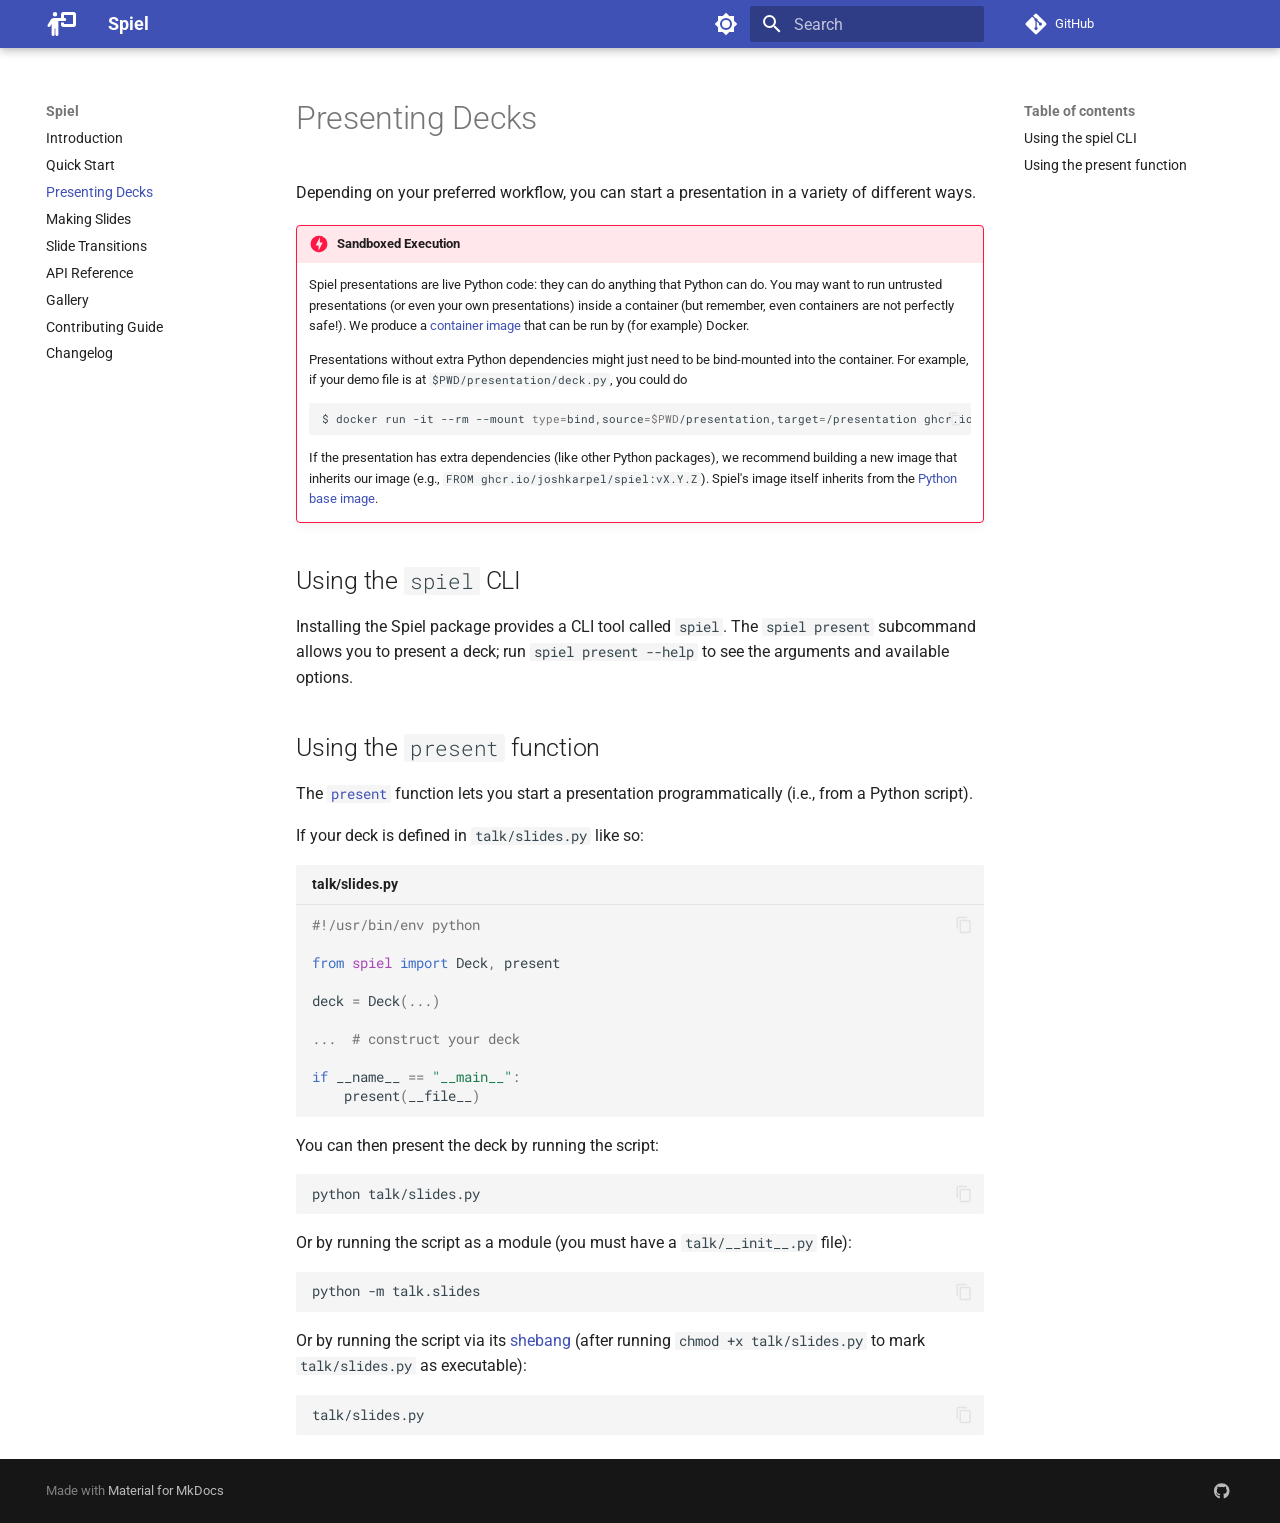
<file: presenting/index.html>
<!doctype html>
<html lang="en" class="no-js">
  <head>
    
      <meta charset="utf-8">
      <meta name="viewport" content="width=device-width,initial-scale=1">
      
      
      
        <link rel="canonical" href="https://www.spiel.how/presenting/">
      
      
        <link rel="prev" href="../quickstart/">
      
      
        <link rel="next" href="../slides/">
      
      
      <link rel="icon" href="../assets/favicon.png">
      <meta name="generator" content="mkdocs-1.5.3, mkdocs-material-9.4.4">
    
    
      
        <title>Presenting Decks - Spiel</title>
      
    
    
      <link rel="stylesheet" href="../assets/stylesheets/main.bd3936ea.min.css">
      
        
        <link rel="stylesheet" href="../assets/stylesheets/palette.356b1318.min.css">
      
      


    
    
      
    
    
      
        
        
        <link rel="preconnect" href="https://fonts.gstatic.com" crossorigin>
        <link rel="stylesheet" href="https://fonts.googleapis.com/css?family=Roboto:300,300i,400,400i,700,700i%7CRoboto+Mono:400,400i,700,700i&display=fallback">
        <style>:root{--md-text-font:"Roboto";--md-code-font:"Roboto Mono"}</style>
      
    
    
      <link rel="stylesheet" href="../assets/_mkdocstrings.css">
    
      <link rel="stylesheet" href="../assets/style.css">
    
    <script>__md_scope=new URL("..",location),__md_hash=e=>[...e].reduce((e,_)=>(e<<5)-e+_.charCodeAt(0),0),__md_get=(e,_=localStorage,t=__md_scope)=>JSON.parse(_.getItem(t.pathname+"."+e)),__md_set=(e,_,t=localStorage,a=__md_scope)=>{try{t.setItem(a.pathname+"."+e,JSON.stringify(_))}catch(e){}}</script>
    
      

    
    
    
  </head>
  
  
    
    
      
    
    
    
    
    <body dir="ltr" data-md-color-scheme="default" data-md-color-primary="indigo" data-md-color-accent="indigo">
  
    
    
      <script>var palette=__md_get("__palette");if(palette&&"object"==typeof palette.color)for(var key of Object.keys(palette.color))document.body.setAttribute("data-md-color-"+key,palette.color[key])</script>
    
    <input class="md-toggle" data-md-toggle="drawer" type="checkbox" id="__drawer" autocomplete="off">
    <input class="md-toggle" data-md-toggle="search" type="checkbox" id="__search" autocomplete="off">
    <label class="md-overlay" for="__drawer"></label>
    <div data-md-component="skip">
      
        
        <a href="#presenting-decks" class="md-skip">
          Skip to content
        </a>
      
    </div>
    <div data-md-component="announce">
      
    </div>
    
    
      

  

<header class="md-header md-header--shadow" data-md-component="header">
  <nav class="md-header__inner md-grid" aria-label="Header">
    <a href=".." title="Spiel" class="md-header__button md-logo" aria-label="Spiel" data-md-component="logo">
      
  
  <svg xmlns="http://www.w3.org/2000/svg" viewBox="0 0 640 512"><!--! Font Awesome Free 6.4.2 by @fontawesome - https://fontawesome.com License - https://fontawesome.com/license/free (Icons: CC BY 4.0, Fonts: SIL OFL 1.1, Code: MIT License) Copyright 2023 Fonticons, Inc.--><path d="M192 96a48 48 0 1 0 0-96 48 48 0 1 0 0 96zm-8 384V352h16v128c0 17.7 14.3 32 32 32s32-14.3 32-32V192h136c17.7 0 32-14.3 32-32s-14.3-32-32-32h-16V64h192v192H384v-32h-64v48c0 26.5 21.5 48 48 48h224c26.5 0 48-21.5 48-48V48c0-26.5-21.5-48-48-48H368c-26.5 0-48 21.5-48 48v80H177.1c-33.7 0-64.9 17.7-82.3 46.6l-58.3 97c-9.1 15.1-4.2 34.8 10.9 43.9s34.8 4.2 43.9-10.9l28.7-47.7V480c0 17.7 14.3 32 32 32s32-14.3 32-32z"/></svg>

    </a>
    <label class="md-header__button md-icon" for="__drawer">
      
      <svg xmlns="http://www.w3.org/2000/svg" viewBox="0 0 24 24"><path d="M3 6h18v2H3V6m0 5h18v2H3v-2m0 5h18v2H3v-2Z"/></svg>
    </label>
    <div class="md-header__title" data-md-component="header-title">
      <div class="md-header__ellipsis">
        <div class="md-header__topic">
          <span class="md-ellipsis">
            Spiel
          </span>
        </div>
        <div class="md-header__topic" data-md-component="header-topic">
          <span class="md-ellipsis">
            
              Presenting Decks
            
          </span>
        </div>
      </div>
    </div>
    
      
        <form class="md-header__option" data-md-component="palette">
  
    
    
    
    <input class="md-option" data-md-color-media="(prefers-color-scheme: light)" data-md-color-scheme="default" data-md-color-primary="indigo" data-md-color-accent="indigo"  aria-label="Switch to dark mode"  type="radio" name="__palette" id="__palette_1">
    
      <label class="md-header__button md-icon" title="Switch to dark mode" for="__palette_2" hidden>
        <svg xmlns="http://www.w3.org/2000/svg" viewBox="0 0 24 24"><path d="M12 8a4 4 0 0 0-4 4 4 4 0 0 0 4 4 4 4 0 0 0 4-4 4 4 0 0 0-4-4m0 10a6 6 0 0 1-6-6 6 6 0 0 1 6-6 6 6 0 0 1 6 6 6 6 0 0 1-6 6m8-9.31V4h-4.69L12 .69 8.69 4H4v4.69L.69 12 4 15.31V20h4.69L12 23.31 15.31 20H20v-4.69L23.31 12 20 8.69Z"/></svg>
      </label>
    
  
    
    
    
    <input class="md-option" data-md-color-media="(prefers-color-scheme: dark)" data-md-color-scheme="slate" data-md-color-primary="indigo" data-md-color-accent="indigo"  aria-label="Switch to light mode"  type="radio" name="__palette" id="__palette_2">
    
      <label class="md-header__button md-icon" title="Switch to light mode" for="__palette_1" hidden>
        <svg xmlns="http://www.w3.org/2000/svg" viewBox="0 0 24 24"><path d="M12 18c-.89 0-1.74-.2-2.5-.55C11.56 16.5 13 14.42 13 12c0-2.42-1.44-4.5-3.5-5.45C10.26 6.2 11.11 6 12 6a6 6 0 0 1 6 6 6 6 0 0 1-6 6m8-9.31V4h-4.69L12 .69 8.69 4H4v4.69L.69 12 4 15.31V20h4.69L12 23.31 15.31 20H20v-4.69L23.31 12 20 8.69Z"/></svg>
      </label>
    
  
</form>
      
    
    
    
      <label class="md-header__button md-icon" for="__search">
        
        <svg xmlns="http://www.w3.org/2000/svg" viewBox="0 0 24 24"><path d="M9.5 3A6.5 6.5 0 0 1 16 9.5c0 1.61-.59 3.09-1.56 4.23l.27.27h.79l5 5-1.5 1.5-5-5v-.79l-.27-.27A6.516 6.516 0 0 1 9.5 16 6.5 6.5 0 0 1 3 9.5 6.5 6.5 0 0 1 9.5 3m0 2C7 5 5 7 5 9.5S7 14 9.5 14 14 12 14 9.5 12 5 9.5 5Z"/></svg>
      </label>
      <div class="md-search" data-md-component="search" role="dialog">
  <label class="md-search__overlay" for="__search"></label>
  <div class="md-search__inner" role="search">
    <form class="md-search__form" name="search">
      <input type="text" class="md-search__input" name="query" aria-label="Search" placeholder="Search" autocapitalize="off" autocorrect="off" autocomplete="off" spellcheck="false" data-md-component="search-query" required>
      <label class="md-search__icon md-icon" for="__search">
        
        <svg xmlns="http://www.w3.org/2000/svg" viewBox="0 0 24 24"><path d="M9.5 3A6.5 6.5 0 0 1 16 9.5c0 1.61-.59 3.09-1.56 4.23l.27.27h.79l5 5-1.5 1.5-5-5v-.79l-.27-.27A6.516 6.516 0 0 1 9.5 16 6.5 6.5 0 0 1 3 9.5 6.5 6.5 0 0 1 9.5 3m0 2C7 5 5 7 5 9.5S7 14 9.5 14 14 12 14 9.5 12 5 9.5 5Z"/></svg>
        
        <svg xmlns="http://www.w3.org/2000/svg" viewBox="0 0 24 24"><path d="M20 11v2H8l5.5 5.5-1.42 1.42L4.16 12l7.92-7.92L13.5 5.5 8 11h12Z"/></svg>
      </label>
      <nav class="md-search__options" aria-label="Search">
        
        <button type="reset" class="md-search__icon md-icon" title="Clear" aria-label="Clear" tabindex="-1">
          
          <svg xmlns="http://www.w3.org/2000/svg" viewBox="0 0 24 24"><path d="M19 6.41 17.59 5 12 10.59 6.41 5 5 6.41 10.59 12 5 17.59 6.41 19 12 13.41 17.59 19 19 17.59 13.41 12 19 6.41Z"/></svg>
        </button>
      </nav>
      
    </form>
    <div class="md-search__output">
      <div class="md-search__scrollwrap" data-md-scrollfix>
        <div class="md-search-result" data-md-component="search-result">
          <div class="md-search-result__meta">
            Initializing search
          </div>
          <ol class="md-search-result__list" role="presentation"></ol>
        </div>
      </div>
    </div>
  </div>
</div>
    
    
      <div class="md-header__source">
        <a href="https://github.com/JoshKarpel/spiel" title="Go to repository" class="md-source" data-md-component="source">
  <div class="md-source__icon md-icon">
    
    <svg xmlns="http://www.w3.org/2000/svg" viewBox="0 0 448 512"><!--! Font Awesome Free 6.4.2 by @fontawesome - https://fontawesome.com License - https://fontawesome.com/license/free (Icons: CC BY 4.0, Fonts: SIL OFL 1.1, Code: MIT License) Copyright 2023 Fonticons, Inc.--><path d="M439.55 236.05 244 40.45a28.87 28.87 0 0 0-40.81 0l-40.66 40.63 51.52 51.52c27.06-9.14 52.68 16.77 43.39 43.68l49.66 49.66c34.23-11.8 61.18 31 35.47 56.69-26.49 26.49-70.21-2.87-56-37.34L240.22 199v121.85c25.3 12.54 22.26 41.85 9.08 55a34.34 34.34 0 0 1-48.55 0c-17.57-17.6-11.07-46.91 11.25-56v-123c-20.8-8.51-24.6-30.74-18.64-45L142.57 101 8.45 235.14a28.86 28.86 0 0 0 0 40.81l195.61 195.6a28.86 28.86 0 0 0 40.8 0l194.69-194.69a28.86 28.86 0 0 0 0-40.81z"/></svg>
  </div>
  <div class="md-source__repository">
    GitHub
  </div>
</a>
      </div>
    
  </nav>
  
</header>
    
    <div class="md-container" data-md-component="container">
      
      
        
          
        
      
      <main class="md-main" data-md-component="main">
        <div class="md-main__inner md-grid">
          
            
              
              <div class="md-sidebar md-sidebar--primary" data-md-component="sidebar" data-md-type="navigation" >
                <div class="md-sidebar__scrollwrap">
                  <div class="md-sidebar__inner">
                    



<nav class="md-nav md-nav--primary" aria-label="Navigation" data-md-level="0">
  <label class="md-nav__title" for="__drawer">
    <a href=".." title="Spiel" class="md-nav__button md-logo" aria-label="Spiel" data-md-component="logo">
      
  
  <svg xmlns="http://www.w3.org/2000/svg" viewBox="0 0 640 512"><!--! Font Awesome Free 6.4.2 by @fontawesome - https://fontawesome.com License - https://fontawesome.com/license/free (Icons: CC BY 4.0, Fonts: SIL OFL 1.1, Code: MIT License) Copyright 2023 Fonticons, Inc.--><path d="M192 96a48 48 0 1 0 0-96 48 48 0 1 0 0 96zm-8 384V352h16v128c0 17.7 14.3 32 32 32s32-14.3 32-32V192h136c17.7 0 32-14.3 32-32s-14.3-32-32-32h-16V64h192v192H384v-32h-64v48c0 26.5 21.5 48 48 48h224c26.5 0 48-21.5 48-48V48c0-26.5-21.5-48-48-48H368c-26.5 0-48 21.5-48 48v80H177.1c-33.7 0-64.9 17.7-82.3 46.6l-58.3 97c-9.1 15.1-4.2 34.8 10.9 43.9s34.8 4.2 43.9-10.9l28.7-47.7V480c0 17.7 14.3 32 32 32s32-14.3 32-32z"/></svg>

    </a>
    Spiel
  </label>
  
    <div class="md-nav__source">
      <a href="https://github.com/JoshKarpel/spiel" title="Go to repository" class="md-source" data-md-component="source">
  <div class="md-source__icon md-icon">
    
    <svg xmlns="http://www.w3.org/2000/svg" viewBox="0 0 448 512"><!--! Font Awesome Free 6.4.2 by @fontawesome - https://fontawesome.com License - https://fontawesome.com/license/free (Icons: CC BY 4.0, Fonts: SIL OFL 1.1, Code: MIT License) Copyright 2023 Fonticons, Inc.--><path d="M439.55 236.05 244 40.45a28.87 28.87 0 0 0-40.81 0l-40.66 40.63 51.52 51.52c27.06-9.14 52.68 16.77 43.39 43.68l49.66 49.66c34.23-11.8 61.18 31 35.47 56.69-26.49 26.49-70.21-2.87-56-37.34L240.22 199v121.85c25.3 12.54 22.26 41.85 9.08 55a34.34 34.34 0 0 1-48.55 0c-17.57-17.6-11.07-46.91 11.25-56v-123c-20.8-8.51-24.6-30.74-18.64-45L142.57 101 8.45 235.14a28.86 28.86 0 0 0 0 40.81l195.61 195.6a28.86 28.86 0 0 0 40.8 0l194.69-194.69a28.86 28.86 0 0 0 0-40.81z"/></svg>
  </div>
  <div class="md-source__repository">
    GitHub
  </div>
</a>
    </div>
  
  <ul class="md-nav__list" data-md-scrollfix>
    
      
      
  
  
  
    <li class="md-nav__item">
      <a href=".." class="md-nav__link">
        
  
  <span class="md-ellipsis">
    Introduction
  </span>
  

      </a>
    </li>
  

    
      
      
  
  
  
    <li class="md-nav__item">
      <a href="../quickstart/" class="md-nav__link">
        
  
  <span class="md-ellipsis">
    Quick Start
  </span>
  

      </a>
    </li>
  

    
      
      
  
  
    
  
  
    <li class="md-nav__item md-nav__item--active">
      
      <input class="md-nav__toggle md-toggle" type="checkbox" id="__toc">
      
      
        
      
      
        <label class="md-nav__link md-nav__link--active" for="__toc">
          
  
  <span class="md-ellipsis">
    Presenting Decks
  </span>
  

          <span class="md-nav__icon md-icon"></span>
        </label>
      
      <a href="./" class="md-nav__link md-nav__link--active">
        
  
  <span class="md-ellipsis">
    Presenting Decks
  </span>
  

      </a>
      
        

<nav class="md-nav md-nav--secondary" aria-label="Table of contents">
  
  
  
    
  
  
    <label class="md-nav__title" for="__toc">
      <span class="md-nav__icon md-icon"></span>
      Table of contents
    </label>
    <ul class="md-nav__list" data-md-component="toc" data-md-scrollfix>
      
        <li class="md-nav__item">
  <a href="#using-the-spiel-cli" class="md-nav__link">
    Using the spiel CLI
  </a>
  
</li>
      
        <li class="md-nav__item">
  <a href="#using-the-present-function" class="md-nav__link">
    Using the present function
  </a>
  
</li>
      
    </ul>
  
</nav>
      
    </li>
  

    
      
      
  
  
  
    <li class="md-nav__item">
      <a href="../slides/" class="md-nav__link">
        
  
  <span class="md-ellipsis">
    Making Slides
  </span>
  

      </a>
    </li>
  

    
      
      
  
  
  
    <li class="md-nav__item">
      <a href="../transitions/" class="md-nav__link">
        
  
  <span class="md-ellipsis">
    Slide Transitions
  </span>
  

      </a>
    </li>
  

    
      
      
  
  
  
    <li class="md-nav__item">
      <a href="../api/" class="md-nav__link">
        
  
  <span class="md-ellipsis">
    API Reference
  </span>
  

      </a>
    </li>
  

    
      
      
  
  
  
    <li class="md-nav__item">
      <a href="../gallery/" class="md-nav__link">
        
  
  <span class="md-ellipsis">
    Gallery
  </span>
  

      </a>
    </li>
  

    
      
      
  
  
  
    <li class="md-nav__item">
      <a href="../contributing/" class="md-nav__link">
        
  
  <span class="md-ellipsis">
    Contributing Guide
  </span>
  

      </a>
    </li>
  

    
      
      
  
  
  
    <li class="md-nav__item">
      <a href="../changelog/" class="md-nav__link">
        
  
  <span class="md-ellipsis">
    Changelog
  </span>
  

      </a>
    </li>
  

    
  </ul>
</nav>
                  </div>
                </div>
              </div>
            
            
              
              <div class="md-sidebar md-sidebar--secondary" data-md-component="sidebar" data-md-type="toc" >
                <div class="md-sidebar__scrollwrap">
                  <div class="md-sidebar__inner">
                    

<nav class="md-nav md-nav--secondary" aria-label="Table of contents">
  
  
  
    
  
  
    <label class="md-nav__title" for="__toc">
      <span class="md-nav__icon md-icon"></span>
      Table of contents
    </label>
    <ul class="md-nav__list" data-md-component="toc" data-md-scrollfix>
      
        <li class="md-nav__item">
  <a href="#using-the-spiel-cli" class="md-nav__link">
    Using the spiel CLI
  </a>
  
</li>
      
        <li class="md-nav__item">
  <a href="#using-the-present-function" class="md-nav__link">
    Using the present function
  </a>
  
</li>
      
    </ul>
  
</nav>
                  </div>
                </div>
              </div>
            
          
          
            <div class="md-content" data-md-component="content">
              <article class="md-content__inner md-typeset">
                
                  

  
  


<h1 id="presenting-decks">Presenting Decks</h1>
<p>Depending on your preferred workflow,
you can start a presentation in a variety of different ways.</p>
<div class="admonition danger">
<p class="admonition-title">Sandboxed Execution</p>
<p>Spiel presentations are live Python code: they can do anything that Python can do.
You may want to run untrusted presentations (or even your own presentations) inside a container (but remember, even containers are not perfectly safe!).
We produce a <a href="https://github.com/users/JoshKarpel/packages/container/package/spiel">container image</a>
that can be run by (for example) Docker.</p>
<p>Presentations without extra Python dependencies might just need to be bind-mounted into the container.
For example, if your demo file is at <code>$PWD/presentation/deck.py</code>, you could do
<div class="highlight"><pre><span></span><code><a id="__codelineno-0-1" name="__codelineno-0-1" href="#__codelineno-0-1"></a>$<span class="w"> </span>docker<span class="w"> </span>run<span class="w"> </span>-it<span class="w"> </span>--rm<span class="w"> </span>--mount<span class="w"> </span><span class="nv">type</span><span class="o">=</span>bind,source<span class="o">=</span><span class="nv">$PWD</span>/presentation,target<span class="o">=</span>/presentation<span class="w"> </span>ghcr.io/joshkarpel/spiel<span class="w"> </span>spiel<span class="w"> </span>present<span class="w"> </span>/presentation/deck.py
</code></pre></div></p>
<p>If the presentation has extra dependencies (like other Python packages),
we recommend building a new image that inherits our image (e.g., <code>FROM ghcr.io/joshkarpel/spiel:vX.Y.Z</code>).
Spiel's image itself inherits from the <a href="https://hub.docker.com/_/python">Python base image</a>.</p>
</div>
<h2 id="using-the-spiel-cli">Using the <code>spiel</code> CLI</h2>
<p>Installing the Spiel package provides a CLI tool called <code>spiel</code>.
The <code>spiel present</code> subcommand allows you to present a deck;
run <code>spiel present --help</code> to see the arguments and available options.</p>
<h2 id="using-the-present-function">Using the <code>present</code> function</h2>
<p>The <a class="autorefs autorefs-internal" href="../api/#spiel.present"><code>present</code></a> function lets you start a presentation programmatically (i.e., from a Python script).</p>
<p>If your deck is defined in <code>talk/slides.py</code> like so:</p>
<div class="highlight"><span class="filename">talk/slides.py</span><pre><span></span><code><a id="__codelineno-1-1" name="__codelineno-1-1" href="#__codelineno-1-1"></a><span class="ch">#!/usr/bin/env python</span>
<a id="__codelineno-1-2" name="__codelineno-1-2" href="#__codelineno-1-2"></a>
<a id="__codelineno-1-3" name="__codelineno-1-3" href="#__codelineno-1-3"></a><span class="kn">from</span> <span class="nn">spiel</span> <span class="kn">import</span> <span class="n">Deck</span><span class="p">,</span> <span class="n">present</span>
<a id="__codelineno-1-4" name="__codelineno-1-4" href="#__codelineno-1-4"></a>
<a id="__codelineno-1-5" name="__codelineno-1-5" href="#__codelineno-1-5"></a><span class="n">deck</span> <span class="o">=</span> <span class="n">Deck</span><span class="p">(</span><span class="o">...</span><span class="p">)</span>
<a id="__codelineno-1-6" name="__codelineno-1-6" href="#__codelineno-1-6"></a>
<a id="__codelineno-1-7" name="__codelineno-1-7" href="#__codelineno-1-7"></a><span class="o">...</span>  <span class="c1"># construct your deck</span>
<a id="__codelineno-1-8" name="__codelineno-1-8" href="#__codelineno-1-8"></a>
<a id="__codelineno-1-9" name="__codelineno-1-9" href="#__codelineno-1-9"></a><span class="k">if</span> <span class="vm">__name__</span> <span class="o">==</span> <span class="s2">&quot;__main__&quot;</span><span class="p">:</span>
<a id="__codelineno-1-10" name="__codelineno-1-10" href="#__codelineno-1-10"></a>    <span class="n">present</span><span class="p">(</span><span class="vm">__file__</span><span class="p">)</span>
</code></pre></div>
<p>You can then present the deck by running the script:
<div class="highlight"><pre><span></span><code><a id="__codelineno-2-1" name="__codelineno-2-1" href="#__codelineno-2-1"></a>python<span class="w"> </span>talk/slides.py
</code></pre></div>
Or by running the script as a module (you must have a <code>talk/__init__.py</code> file):
<div class="highlight"><pre><span></span><code><a id="__codelineno-3-1" name="__codelineno-3-1" href="#__codelineno-3-1"></a>python<span class="w"> </span>-m<span class="w"> </span>talk.slides
</code></pre></div>
Or by running the script via its <a href="https://en.wikipedia.org/wiki/Shebang_(Unix)">shebang</a>
(after running <code>chmod +x talk/slides.py</code> to mark <code>talk/slides.py</code> as executable):
<div class="highlight"><pre><span></span><code><a id="__codelineno-4-1" name="__codelineno-4-1" href="#__codelineno-4-1"></a>talk/slides.py
</code></pre></div></p>





                
              </article>
            </div>
          
          
        </div>
        
      </main>
      
        <footer class="md-footer">
  
  <div class="md-footer-meta md-typeset">
    <div class="md-footer-meta__inner md-grid">
      <div class="md-copyright">
  
  
    Made with
    <a href="https://squidfunk.github.io/mkdocs-material/" target="_blank" rel="noopener">
      Material for MkDocs
    </a>
  
</div>
      
        <div class="md-social">
  
    
    
    
    
    <a href="https://github.com/JoshKarpel/spiel" target="_blank" rel="noopener" title="Spiel on GitHub" class="md-social__link">
      <svg xmlns="http://www.w3.org/2000/svg" viewBox="0 0 496 512"><!--! Font Awesome Free 6.4.2 by @fontawesome - https://fontawesome.com License - https://fontawesome.com/license/free (Icons: CC BY 4.0, Fonts: SIL OFL 1.1, Code: MIT License) Copyright 2023 Fonticons, Inc.--><path d="M165.9 397.4c0 2-2.3 3.6-5.2 3.6-3.3.3-5.6-1.3-5.6-3.6 0-2 2.3-3.6 5.2-3.6 3-.3 5.6 1.3 5.6 3.6zm-31.1-4.5c-.7 2 1.3 4.3 4.3 4.9 2.6 1 5.6 0 6.2-2s-1.3-4.3-4.3-5.2c-2.6-.7-5.5.3-6.2 2.3zm44.2-1.7c-2.9.7-4.9 2.6-4.6 4.9.3 2 2.9 3.3 5.9 2.6 2.9-.7 4.9-2.6 4.6-4.6-.3-1.9-3-3.2-5.9-2.9zM244.8 8C106.1 8 0 113.3 0 252c0 110.9 69.8 205.8 169.5 239.2 12.8 2.3 17.3-5.6 17.3-12.1 0-6.2-.3-40.4-.3-61.4 0 0-70 15-84.7-29.8 0 0-11.4-29.1-27.8-36.6 0 0-22.9-15.7 1.6-15.4 0 0 24.9 2 38.6 25.8 21.9 38.6 58.6 27.5 72.9 20.9 2.3-16 8.8-27.1 16-33.7-55.9-6.2-112.3-14.3-112.3-110.5 0-27.5 7.6-41.3 23.6-58.9-2.6-6.5-11.1-33.3 2.6-67.9 20.9-6.5 69 27 69 27 20-5.6 41.5-8.5 62.8-8.5s42.8 2.9 62.8 8.5c0 0 48.1-33.6 69-27 13.7 34.7 5.2 61.4 2.6 67.9 16 17.7 25.8 31.5 25.8 58.9 0 96.5-58.9 104.2-114.8 110.5 9.2 7.9 17 22.9 17 46.4 0 33.7-.3 75.4-.3 83.6 0 6.5 4.6 14.4 17.3 12.1C428.2 457.8 496 362.9 496 252 496 113.3 383.5 8 244.8 8zM97.2 352.9c-1.3 1-1 3.3.7 5.2 1.6 1.6 3.9 2.3 5.2 1 1.3-1 1-3.3-.7-5.2-1.6-1.6-3.9-2.3-5.2-1zm-10.8-8.1c-.7 1.3.3 2.9 2.3 3.9 1.6 1 3.6.7 4.3-.7.7-1.3-.3-2.9-2.3-3.9-2-.6-3.6-.3-4.3.7zm32.4 35.6c-1.6 1.3-1 4.3 1.3 6.2 2.3 2.3 5.2 2.6 6.5 1 1.3-1.3.7-4.3-1.3-6.2-2.2-2.3-5.2-2.6-6.5-1zm-11.4-14.7c-1.6 1-1.6 3.6 0 5.9 1.6 2.3 4.3 3.3 5.6 2.3 1.6-1.3 1.6-3.9 0-6.2-1.4-2.3-4-3.3-5.6-2z"/></svg>
    </a>
  
</div>
      
    </div>
  </div>
</footer>
      
    </div>
    <div class="md-dialog" data-md-component="dialog">
      <div class="md-dialog__inner md-typeset"></div>
    </div>
    
    
    <script id="__config" type="application/json">{"base": "..", "features": ["navigation.instant", "navigation.tracking", "navigation.sections", "navigation.indexes", "toc.follow", "content.code.annotate", "content.code.copy"], "search": "../assets/javascripts/workers/search.f886a092.min.js", "translations": {"clipboard.copied": "Copied to clipboard", "clipboard.copy": "Copy to clipboard", "search.result.more.one": "1 more on this page", "search.result.more.other": "# more on this page", "search.result.none": "No matching documents", "search.result.one": "1 matching document", "search.result.other": "# matching documents", "search.result.placeholder": "Type to start searching", "search.result.term.missing": "Missing", "select.version": "Select version"}}</script>
    
    
      <script src="../assets/javascripts/bundle.94c44541.min.js"></script>
      
    
  </body>
</html>
</file>
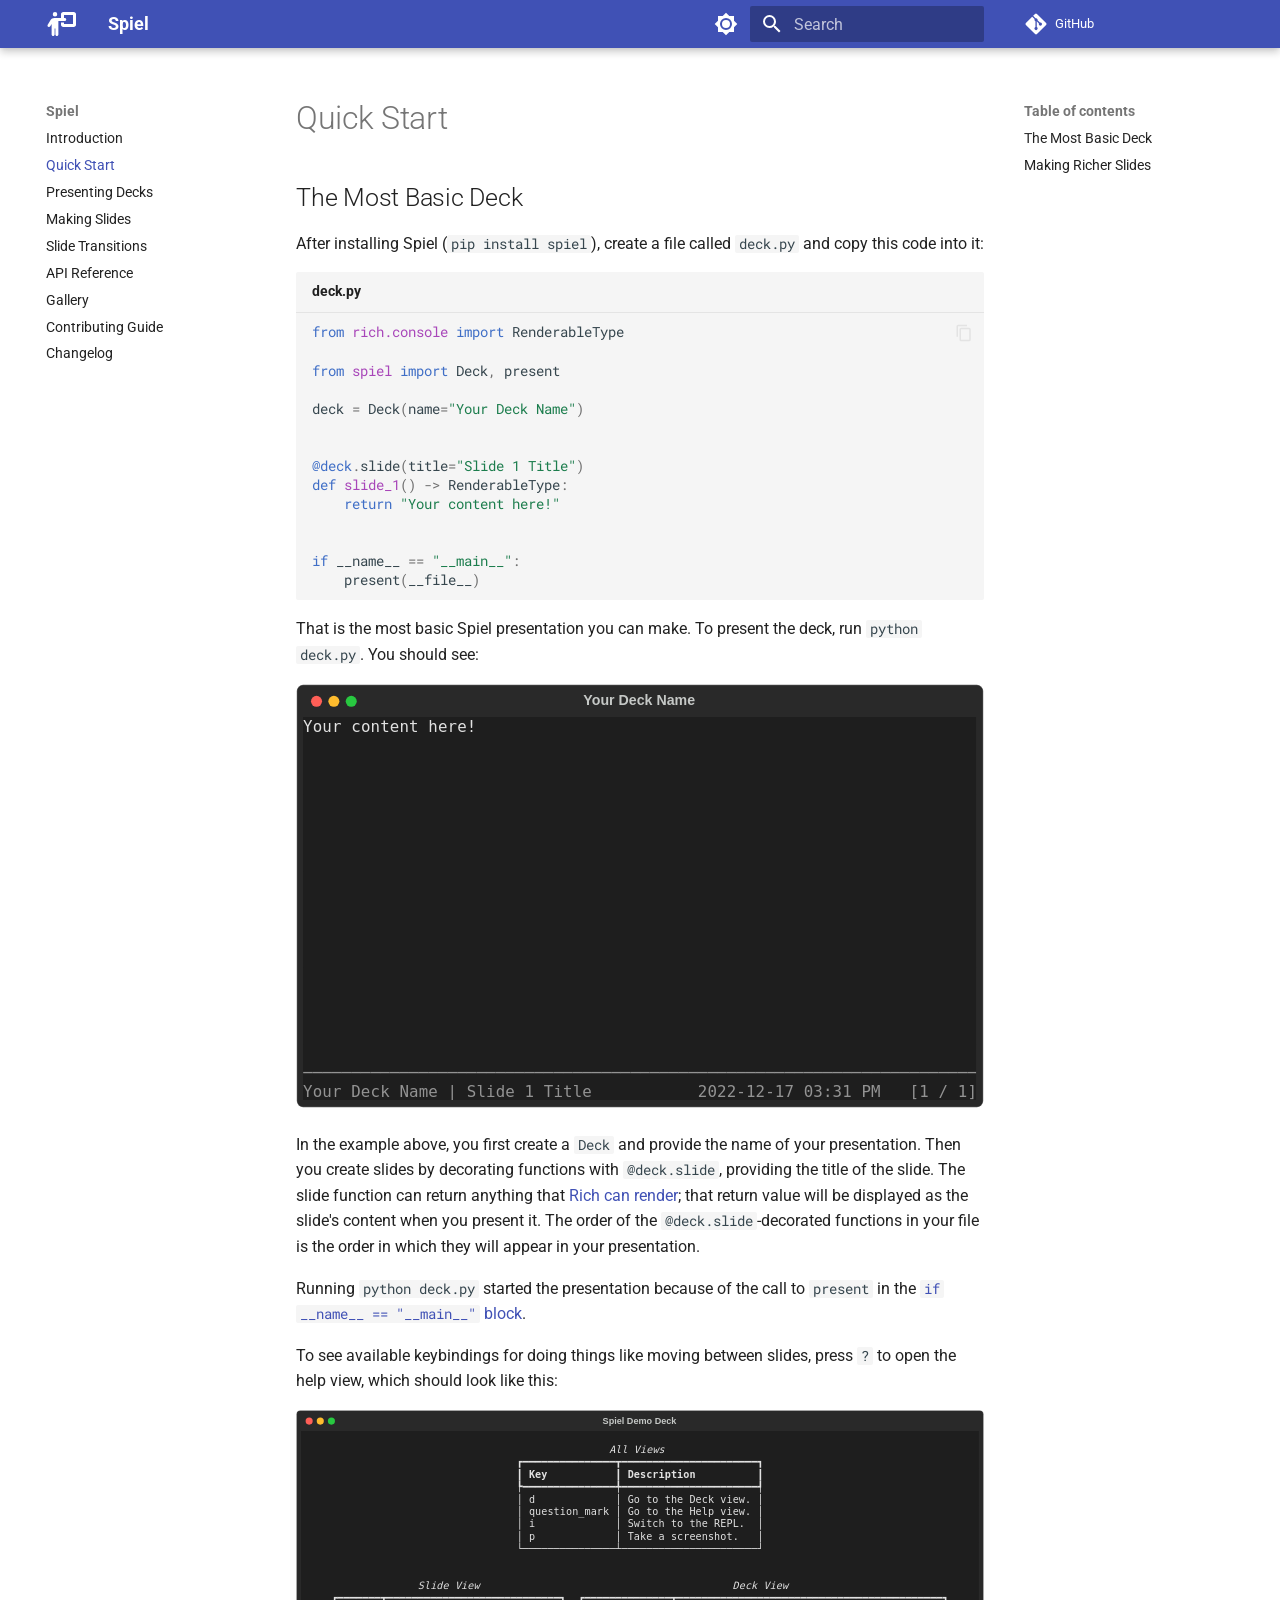
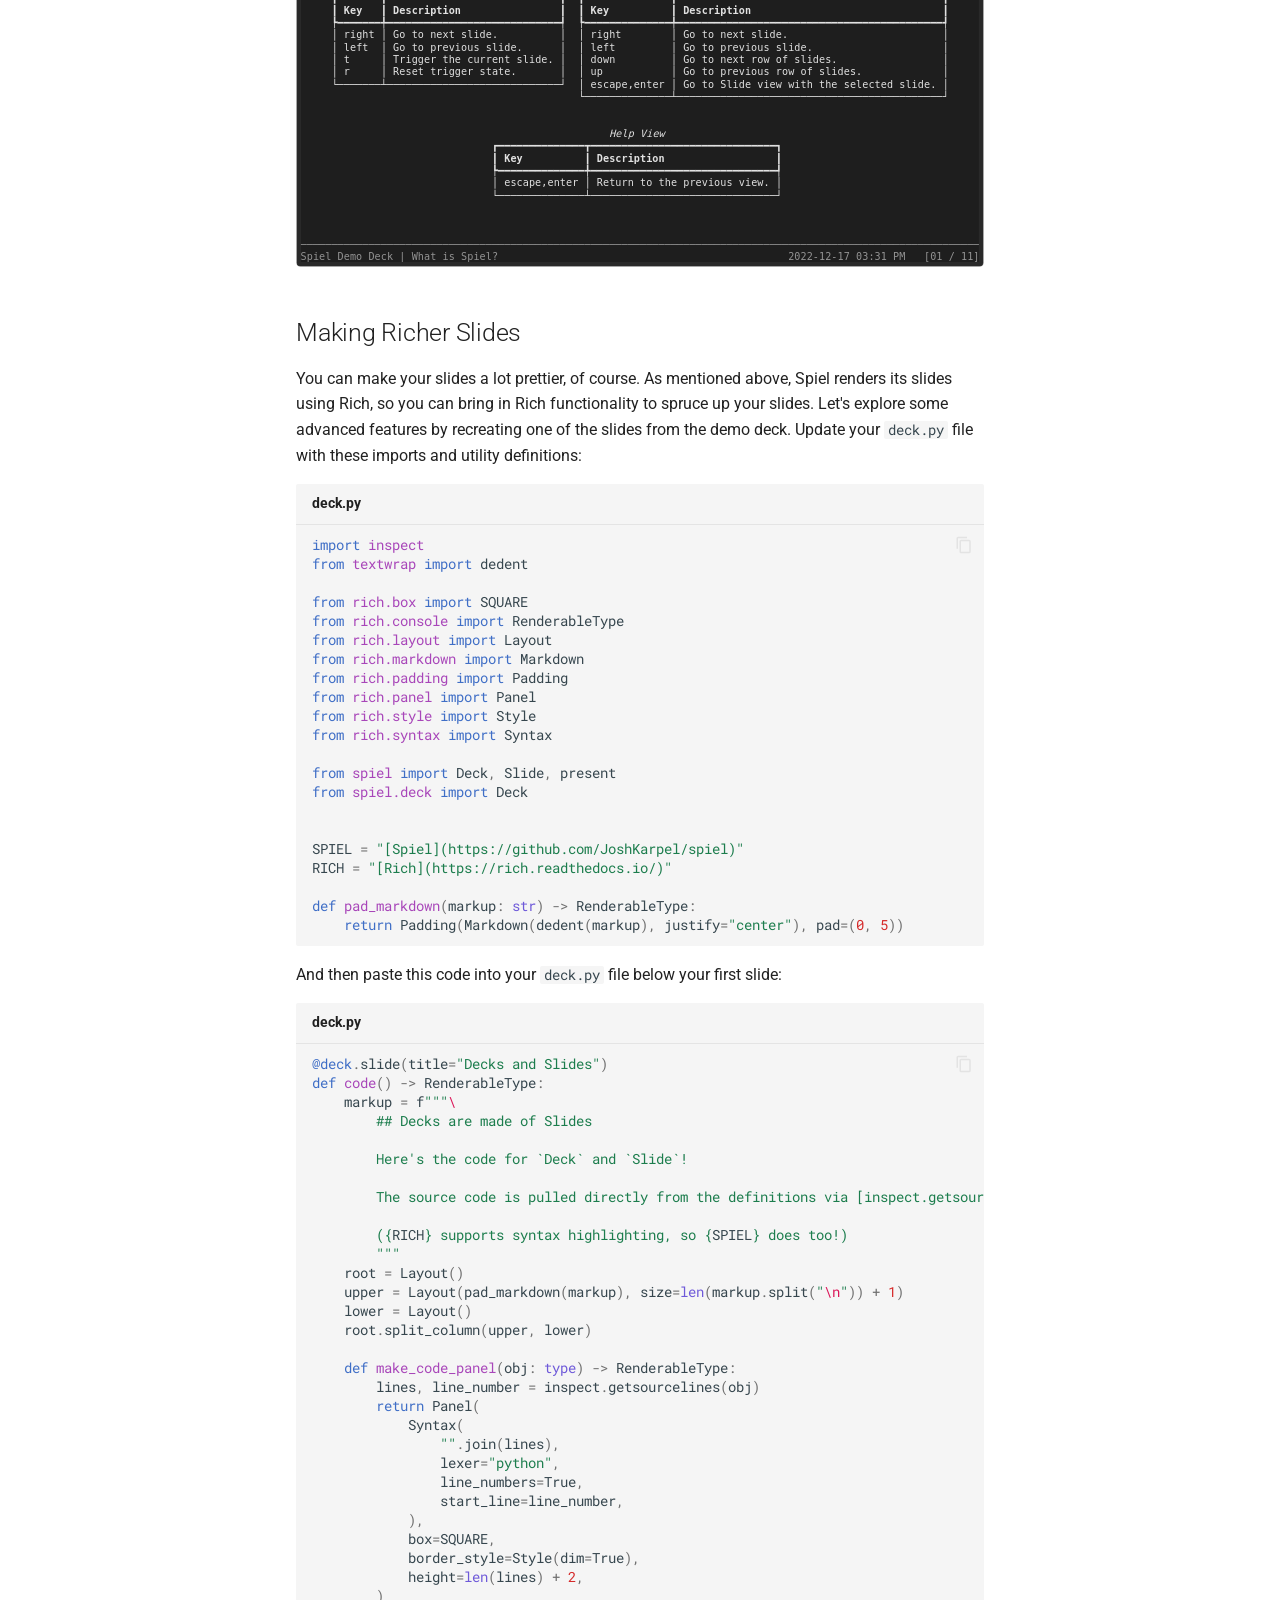
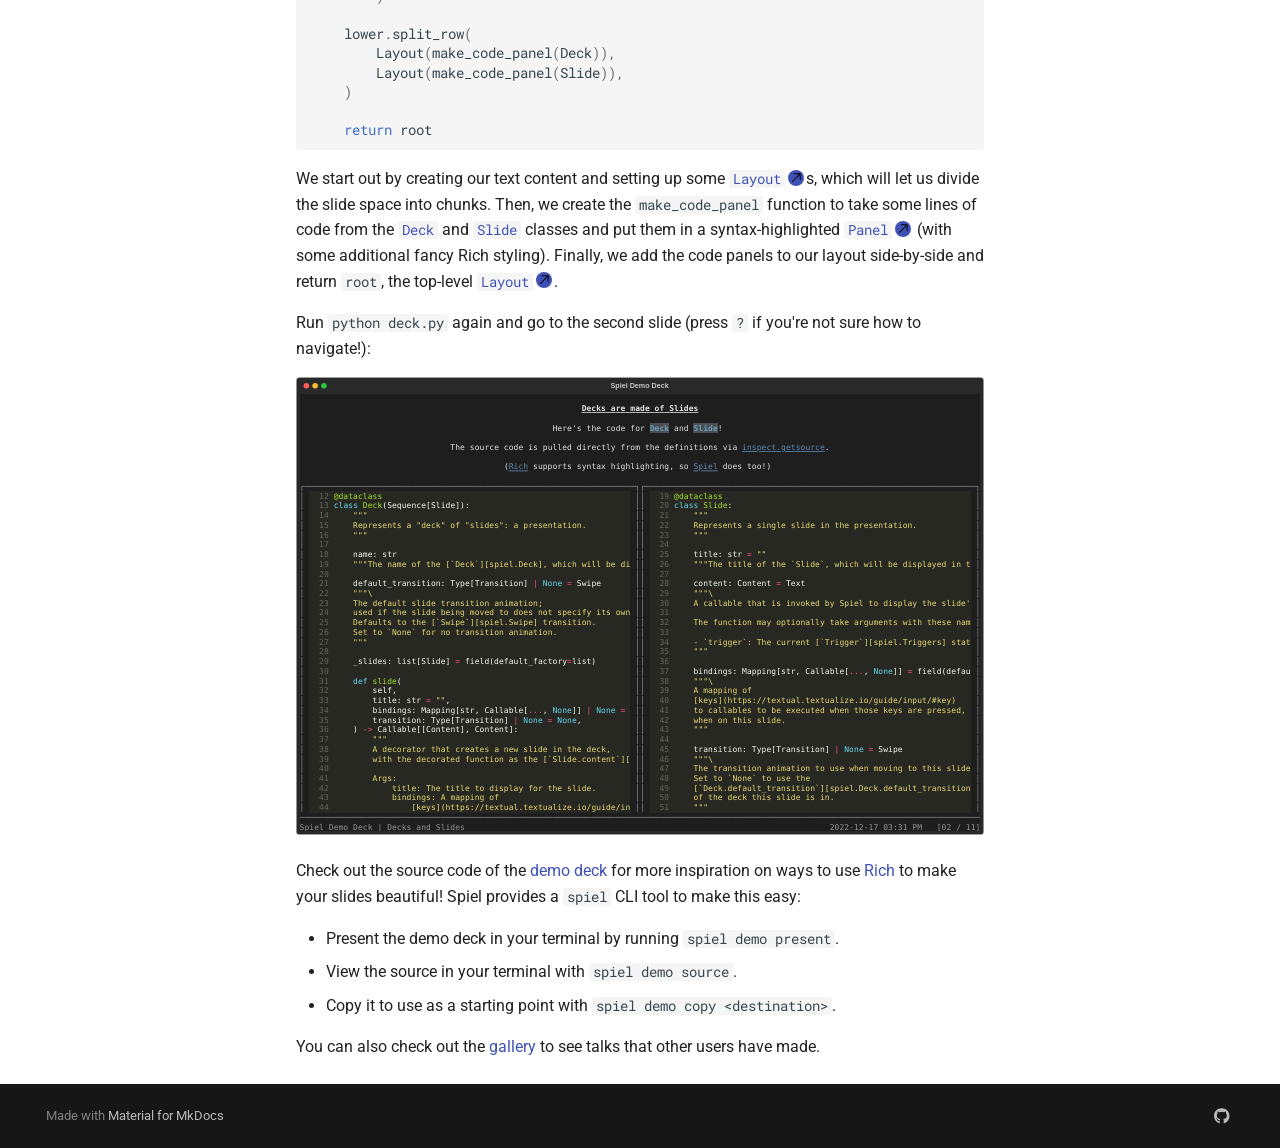
<file: quickstart/index.html>
<!doctype html>
<html lang="en" class="no-js">
  <head>
    
      <meta charset="utf-8">
      <meta name="viewport" content="width=device-width,initial-scale=1">
      
      
      
        <link rel="canonical" href="https://www.spiel.how/quickstart/">
      
      
        <link rel="prev" href="..">
      
      
        <link rel="next" href="../presenting/">
      
      
      <link rel="icon" href="../assets/favicon.png">
      <meta name="generator" content="mkdocs-1.5.3, mkdocs-material-9.4.4">
    
    
      
        <title>Quick Start - Spiel</title>
      
    
    
      <link rel="stylesheet" href="../assets/stylesheets/main.bd3936ea.min.css">
      
        
        <link rel="stylesheet" href="../assets/stylesheets/palette.356b1318.min.css">
      
      


    
    
      
    
    
      
        
        
        <link rel="preconnect" href="https://fonts.gstatic.com" crossorigin>
        <link rel="stylesheet" href="https://fonts.googleapis.com/css?family=Roboto:300,300i,400,400i,700,700i%7CRoboto+Mono:400,400i,700,700i&display=fallback">
        <style>:root{--md-text-font:"Roboto";--md-code-font:"Roboto Mono"}</style>
      
    
    
      <link rel="stylesheet" href="../assets/_mkdocstrings.css">
    
      <link rel="stylesheet" href="../assets/style.css">
    
    <script>__md_scope=new URL("..",location),__md_hash=e=>[...e].reduce((e,_)=>(e<<5)-e+_.charCodeAt(0),0),__md_get=(e,_=localStorage,t=__md_scope)=>JSON.parse(_.getItem(t.pathname+"."+e)),__md_set=(e,_,t=localStorage,a=__md_scope)=>{try{t.setItem(a.pathname+"."+e,JSON.stringify(_))}catch(e){}}</script>
    
      

    
    
    
  </head>
  
  
    
    
      
    
    
    
    
    <body dir="ltr" data-md-color-scheme="default" data-md-color-primary="indigo" data-md-color-accent="indigo">
  
    
    
      <script>var palette=__md_get("__palette");if(palette&&"object"==typeof palette.color)for(var key of Object.keys(palette.color))document.body.setAttribute("data-md-color-"+key,palette.color[key])</script>
    
    <input class="md-toggle" data-md-toggle="drawer" type="checkbox" id="__drawer" autocomplete="off">
    <input class="md-toggle" data-md-toggle="search" type="checkbox" id="__search" autocomplete="off">
    <label class="md-overlay" for="__drawer"></label>
    <div data-md-component="skip">
      
        
        <a href="#quick-start" class="md-skip">
          Skip to content
        </a>
      
    </div>
    <div data-md-component="announce">
      
    </div>
    
    
      

  

<header class="md-header md-header--shadow" data-md-component="header">
  <nav class="md-header__inner md-grid" aria-label="Header">
    <a href=".." title="Spiel" class="md-header__button md-logo" aria-label="Spiel" data-md-component="logo">
      
  
  <svg xmlns="http://www.w3.org/2000/svg" viewBox="0 0 640 512"><!--! Font Awesome Free 6.4.2 by @fontawesome - https://fontawesome.com License - https://fontawesome.com/license/free (Icons: CC BY 4.0, Fonts: SIL OFL 1.1, Code: MIT License) Copyright 2023 Fonticons, Inc.--><path d="M192 96a48 48 0 1 0 0-96 48 48 0 1 0 0 96zm-8 384V352h16v128c0 17.7 14.3 32 32 32s32-14.3 32-32V192h136c17.7 0 32-14.3 32-32s-14.3-32-32-32h-16V64h192v192H384v-32h-64v48c0 26.5 21.5 48 48 48h224c26.5 0 48-21.5 48-48V48c0-26.5-21.5-48-48-48H368c-26.5 0-48 21.5-48 48v80H177.1c-33.7 0-64.9 17.7-82.3 46.6l-58.3 97c-9.1 15.1-4.2 34.8 10.9 43.9s34.8 4.2 43.9-10.9l28.7-47.7V480c0 17.7 14.3 32 32 32s32-14.3 32-32z"/></svg>

    </a>
    <label class="md-header__button md-icon" for="__drawer">
      
      <svg xmlns="http://www.w3.org/2000/svg" viewBox="0 0 24 24"><path d="M3 6h18v2H3V6m0 5h18v2H3v-2m0 5h18v2H3v-2Z"/></svg>
    </label>
    <div class="md-header__title" data-md-component="header-title">
      <div class="md-header__ellipsis">
        <div class="md-header__topic">
          <span class="md-ellipsis">
            Spiel
          </span>
        </div>
        <div class="md-header__topic" data-md-component="header-topic">
          <span class="md-ellipsis">
            
              Quick Start
            
          </span>
        </div>
      </div>
    </div>
    
      
        <form class="md-header__option" data-md-component="palette">
  
    
    
    
    <input class="md-option" data-md-color-media="(prefers-color-scheme: light)" data-md-color-scheme="default" data-md-color-primary="indigo" data-md-color-accent="indigo"  aria-label="Switch to dark mode"  type="radio" name="__palette" id="__palette_1">
    
      <label class="md-header__button md-icon" title="Switch to dark mode" for="__palette_2" hidden>
        <svg xmlns="http://www.w3.org/2000/svg" viewBox="0 0 24 24"><path d="M12 8a4 4 0 0 0-4 4 4 4 0 0 0 4 4 4 4 0 0 0 4-4 4 4 0 0 0-4-4m0 10a6 6 0 0 1-6-6 6 6 0 0 1 6-6 6 6 0 0 1 6 6 6 6 0 0 1-6 6m8-9.31V4h-4.69L12 .69 8.69 4H4v4.69L.69 12 4 15.31V20h4.69L12 23.31 15.31 20H20v-4.69L23.31 12 20 8.69Z"/></svg>
      </label>
    
  
    
    
    
    <input class="md-option" data-md-color-media="(prefers-color-scheme: dark)" data-md-color-scheme="slate" data-md-color-primary="indigo" data-md-color-accent="indigo"  aria-label="Switch to light mode"  type="radio" name="__palette" id="__palette_2">
    
      <label class="md-header__button md-icon" title="Switch to light mode" for="__palette_1" hidden>
        <svg xmlns="http://www.w3.org/2000/svg" viewBox="0 0 24 24"><path d="M12 18c-.89 0-1.74-.2-2.5-.55C11.56 16.5 13 14.42 13 12c0-2.42-1.44-4.5-3.5-5.45C10.26 6.2 11.11 6 12 6a6 6 0 0 1 6 6 6 6 0 0 1-6 6m8-9.31V4h-4.69L12 .69 8.69 4H4v4.69L.69 12 4 15.31V20h4.69L12 23.31 15.31 20H20v-4.69L23.31 12 20 8.69Z"/></svg>
      </label>
    
  
</form>
      
    
    
    
      <label class="md-header__button md-icon" for="__search">
        
        <svg xmlns="http://www.w3.org/2000/svg" viewBox="0 0 24 24"><path d="M9.5 3A6.5 6.5 0 0 1 16 9.5c0 1.61-.59 3.09-1.56 4.23l.27.27h.79l5 5-1.5 1.5-5-5v-.79l-.27-.27A6.516 6.516 0 0 1 9.5 16 6.5 6.5 0 0 1 3 9.5 6.5 6.5 0 0 1 9.5 3m0 2C7 5 5 7 5 9.5S7 14 9.5 14 14 12 14 9.5 12 5 9.5 5Z"/></svg>
      </label>
      <div class="md-search" data-md-component="search" role="dialog">
  <label class="md-search__overlay" for="__search"></label>
  <div class="md-search__inner" role="search">
    <form class="md-search__form" name="search">
      <input type="text" class="md-search__input" name="query" aria-label="Search" placeholder="Search" autocapitalize="off" autocorrect="off" autocomplete="off" spellcheck="false" data-md-component="search-query" required>
      <label class="md-search__icon md-icon" for="__search">
        
        <svg xmlns="http://www.w3.org/2000/svg" viewBox="0 0 24 24"><path d="M9.5 3A6.5 6.5 0 0 1 16 9.5c0 1.61-.59 3.09-1.56 4.23l.27.27h.79l5 5-1.5 1.5-5-5v-.79l-.27-.27A6.516 6.516 0 0 1 9.5 16 6.5 6.5 0 0 1 3 9.5 6.5 6.5 0 0 1 9.5 3m0 2C7 5 5 7 5 9.5S7 14 9.5 14 14 12 14 9.5 12 5 9.5 5Z"/></svg>
        
        <svg xmlns="http://www.w3.org/2000/svg" viewBox="0 0 24 24"><path d="M20 11v2H8l5.5 5.5-1.42 1.42L4.16 12l7.92-7.92L13.5 5.5 8 11h12Z"/></svg>
      </label>
      <nav class="md-search__options" aria-label="Search">
        
        <button type="reset" class="md-search__icon md-icon" title="Clear" aria-label="Clear" tabindex="-1">
          
          <svg xmlns="http://www.w3.org/2000/svg" viewBox="0 0 24 24"><path d="M19 6.41 17.59 5 12 10.59 6.41 5 5 6.41 10.59 12 5 17.59 6.41 19 12 13.41 17.59 19 19 17.59 13.41 12 19 6.41Z"/></svg>
        </button>
      </nav>
      
    </form>
    <div class="md-search__output">
      <div class="md-search__scrollwrap" data-md-scrollfix>
        <div class="md-search-result" data-md-component="search-result">
          <div class="md-search-result__meta">
            Initializing search
          </div>
          <ol class="md-search-result__list" role="presentation"></ol>
        </div>
      </div>
    </div>
  </div>
</div>
    
    
      <div class="md-header__source">
        <a href="https://github.com/JoshKarpel/spiel" title="Go to repository" class="md-source" data-md-component="source">
  <div class="md-source__icon md-icon">
    
    <svg xmlns="http://www.w3.org/2000/svg" viewBox="0 0 448 512"><!--! Font Awesome Free 6.4.2 by @fontawesome - https://fontawesome.com License - https://fontawesome.com/license/free (Icons: CC BY 4.0, Fonts: SIL OFL 1.1, Code: MIT License) Copyright 2023 Fonticons, Inc.--><path d="M439.55 236.05 244 40.45a28.87 28.87 0 0 0-40.81 0l-40.66 40.63 51.52 51.52c27.06-9.14 52.68 16.77 43.39 43.68l49.66 49.66c34.23-11.8 61.18 31 35.47 56.69-26.49 26.49-70.21-2.87-56-37.34L240.22 199v121.85c25.3 12.54 22.26 41.85 9.08 55a34.34 34.34 0 0 1-48.55 0c-17.57-17.6-11.07-46.91 11.25-56v-123c-20.8-8.51-24.6-30.74-18.64-45L142.57 101 8.45 235.14a28.86 28.86 0 0 0 0 40.81l195.61 195.6a28.86 28.86 0 0 0 40.8 0l194.69-194.69a28.86 28.86 0 0 0 0-40.81z"/></svg>
  </div>
  <div class="md-source__repository">
    GitHub
  </div>
</a>
      </div>
    
  </nav>
  
</header>
    
    <div class="md-container" data-md-component="container">
      
      
        
          
        
      
      <main class="md-main" data-md-component="main">
        <div class="md-main__inner md-grid">
          
            
              
              <div class="md-sidebar md-sidebar--primary" data-md-component="sidebar" data-md-type="navigation" >
                <div class="md-sidebar__scrollwrap">
                  <div class="md-sidebar__inner">
                    



<nav class="md-nav md-nav--primary" aria-label="Navigation" data-md-level="0">
  <label class="md-nav__title" for="__drawer">
    <a href=".." title="Spiel" class="md-nav__button md-logo" aria-label="Spiel" data-md-component="logo">
      
  
  <svg xmlns="http://www.w3.org/2000/svg" viewBox="0 0 640 512"><!--! Font Awesome Free 6.4.2 by @fontawesome - https://fontawesome.com License - https://fontawesome.com/license/free (Icons: CC BY 4.0, Fonts: SIL OFL 1.1, Code: MIT License) Copyright 2023 Fonticons, Inc.--><path d="M192 96a48 48 0 1 0 0-96 48 48 0 1 0 0 96zm-8 384V352h16v128c0 17.7 14.3 32 32 32s32-14.3 32-32V192h136c17.7 0 32-14.3 32-32s-14.3-32-32-32h-16V64h192v192H384v-32h-64v48c0 26.5 21.5 48 48 48h224c26.5 0 48-21.5 48-48V48c0-26.5-21.5-48-48-48H368c-26.5 0-48 21.5-48 48v80H177.1c-33.7 0-64.9 17.7-82.3 46.6l-58.3 97c-9.1 15.1-4.2 34.8 10.9 43.9s34.8 4.2 43.9-10.9l28.7-47.7V480c0 17.7 14.3 32 32 32s32-14.3 32-32z"/></svg>

    </a>
    Spiel
  </label>
  
    <div class="md-nav__source">
      <a href="https://github.com/JoshKarpel/spiel" title="Go to repository" class="md-source" data-md-component="source">
  <div class="md-source__icon md-icon">
    
    <svg xmlns="http://www.w3.org/2000/svg" viewBox="0 0 448 512"><!--! Font Awesome Free 6.4.2 by @fontawesome - https://fontawesome.com License - https://fontawesome.com/license/free (Icons: CC BY 4.0, Fonts: SIL OFL 1.1, Code: MIT License) Copyright 2023 Fonticons, Inc.--><path d="M439.55 236.05 244 40.45a28.87 28.87 0 0 0-40.81 0l-40.66 40.63 51.52 51.52c27.06-9.14 52.68 16.77 43.39 43.68l49.66 49.66c34.23-11.8 61.18 31 35.47 56.69-26.49 26.49-70.21-2.87-56-37.34L240.22 199v121.85c25.3 12.54 22.26 41.85 9.08 55a34.34 34.34 0 0 1-48.55 0c-17.57-17.6-11.07-46.91 11.25-56v-123c-20.8-8.51-24.6-30.74-18.64-45L142.57 101 8.45 235.14a28.86 28.86 0 0 0 0 40.81l195.61 195.6a28.86 28.86 0 0 0 40.8 0l194.69-194.69a28.86 28.86 0 0 0 0-40.81z"/></svg>
  </div>
  <div class="md-source__repository">
    GitHub
  </div>
</a>
    </div>
  
  <ul class="md-nav__list" data-md-scrollfix>
    
      
      
  
  
  
    <li class="md-nav__item">
      <a href=".." class="md-nav__link">
        
  
  <span class="md-ellipsis">
    Introduction
  </span>
  

      </a>
    </li>
  

    
      
      
  
  
    
  
  
    <li class="md-nav__item md-nav__item--active">
      
      <input class="md-nav__toggle md-toggle" type="checkbox" id="__toc">
      
      
        
      
      
        <label class="md-nav__link md-nav__link--active" for="__toc">
          
  
  <span class="md-ellipsis">
    Quick Start
  </span>
  

          <span class="md-nav__icon md-icon"></span>
        </label>
      
      <a href="./" class="md-nav__link md-nav__link--active">
        
  
  <span class="md-ellipsis">
    Quick Start
  </span>
  

      </a>
      
        

<nav class="md-nav md-nav--secondary" aria-label="Table of contents">
  
  
  
    
  
  
    <label class="md-nav__title" for="__toc">
      <span class="md-nav__icon md-icon"></span>
      Table of contents
    </label>
    <ul class="md-nav__list" data-md-component="toc" data-md-scrollfix>
      
        <li class="md-nav__item">
  <a href="#the-most-basic-deck" class="md-nav__link">
    The Most Basic Deck
  </a>
  
</li>
      
        <li class="md-nav__item">
  <a href="#making-richer-slides" class="md-nav__link">
    Making Richer Slides
  </a>
  
</li>
      
    </ul>
  
</nav>
      
    </li>
  

    
      
      
  
  
  
    <li class="md-nav__item">
      <a href="../presenting/" class="md-nav__link">
        
  
  <span class="md-ellipsis">
    Presenting Decks
  </span>
  

      </a>
    </li>
  

    
      
      
  
  
  
    <li class="md-nav__item">
      <a href="../slides/" class="md-nav__link">
        
  
  <span class="md-ellipsis">
    Making Slides
  </span>
  

      </a>
    </li>
  

    
      
      
  
  
  
    <li class="md-nav__item">
      <a href="../transitions/" class="md-nav__link">
        
  
  <span class="md-ellipsis">
    Slide Transitions
  </span>
  

      </a>
    </li>
  

    
      
      
  
  
  
    <li class="md-nav__item">
      <a href="../api/" class="md-nav__link">
        
  
  <span class="md-ellipsis">
    API Reference
  </span>
  

      </a>
    </li>
  

    
      
      
  
  
  
    <li class="md-nav__item">
      <a href="../gallery/" class="md-nav__link">
        
  
  <span class="md-ellipsis">
    Gallery
  </span>
  

      </a>
    </li>
  

    
      
      
  
  
  
    <li class="md-nav__item">
      <a href="../contributing/" class="md-nav__link">
        
  
  <span class="md-ellipsis">
    Contributing Guide
  </span>
  

      </a>
    </li>
  

    
      
      
  
  
  
    <li class="md-nav__item">
      <a href="../changelog/" class="md-nav__link">
        
  
  <span class="md-ellipsis">
    Changelog
  </span>
  

      </a>
    </li>
  

    
  </ul>
</nav>
                  </div>
                </div>
              </div>
            
            
              
              <div class="md-sidebar md-sidebar--secondary" data-md-component="sidebar" data-md-type="toc" >
                <div class="md-sidebar__scrollwrap">
                  <div class="md-sidebar__inner">
                    

<nav class="md-nav md-nav--secondary" aria-label="Table of contents">
  
  
  
    
  
  
    <label class="md-nav__title" for="__toc">
      <span class="md-nav__icon md-icon"></span>
      Table of contents
    </label>
    <ul class="md-nav__list" data-md-component="toc" data-md-scrollfix>
      
        <li class="md-nav__item">
  <a href="#the-most-basic-deck" class="md-nav__link">
    The Most Basic Deck
  </a>
  
</li>
      
        <li class="md-nav__item">
  <a href="#making-richer-slides" class="md-nav__link">
    Making Richer Slides
  </a>
  
</li>
      
    </ul>
  
</nav>
                  </div>
                </div>
              </div>
            
          
          
            <div class="md-content" data-md-component="content">
              <article class="md-content__inner md-typeset">
                
                  

  
  


<h1 id="quick-start">Quick Start</h1>
<h2 id="the-most-basic-deck">The Most Basic Deck</h2>
<p>After installing Spiel (<code>pip install spiel</code>),
create a file called <code>deck.py</code> and copy this code into it:</p>
<div class="highlight"><span class="filename">deck.py</span><pre><span></span><code><a id="__codelineno-0-1" name="__codelineno-0-1" href="#__codelineno-0-1"></a><span class="kn">from</span> <span class="nn">rich.console</span> <span class="kn">import</span> <span class="n">RenderableType</span>
<a id="__codelineno-0-2" name="__codelineno-0-2" href="#__codelineno-0-2"></a>
<a id="__codelineno-0-3" name="__codelineno-0-3" href="#__codelineno-0-3"></a><span class="kn">from</span> <span class="nn">spiel</span> <span class="kn">import</span> <span class="n">Deck</span><span class="p">,</span> <span class="n">present</span>
<a id="__codelineno-0-4" name="__codelineno-0-4" href="#__codelineno-0-4"></a>
<a id="__codelineno-0-5" name="__codelineno-0-5" href="#__codelineno-0-5"></a><span class="n">deck</span> <span class="o">=</span> <span class="n">Deck</span><span class="p">(</span><span class="n">name</span><span class="o">=</span><span class="s2">&quot;Your Deck Name&quot;</span><span class="p">)</span>
<a id="__codelineno-0-6" name="__codelineno-0-6" href="#__codelineno-0-6"></a>
<a id="__codelineno-0-7" name="__codelineno-0-7" href="#__codelineno-0-7"></a>
<a id="__codelineno-0-8" name="__codelineno-0-8" href="#__codelineno-0-8"></a><span class="nd">@deck</span><span class="o">.</span><span class="n">slide</span><span class="p">(</span><span class="n">title</span><span class="o">=</span><span class="s2">&quot;Slide 1 Title&quot;</span><span class="p">)</span>
<a id="__codelineno-0-9" name="__codelineno-0-9" href="#__codelineno-0-9"></a><span class="k">def</span> <span class="nf">slide_1</span><span class="p">()</span> <span class="o">-&gt;</span> <span class="n">RenderableType</span><span class="p">:</span>
<a id="__codelineno-0-10" name="__codelineno-0-10" href="#__codelineno-0-10"></a>    <span class="k">return</span> <span class="s2">&quot;Your content here!&quot;</span>
<a id="__codelineno-0-11" name="__codelineno-0-11" href="#__codelineno-0-11"></a>
<a id="__codelineno-0-12" name="__codelineno-0-12" href="#__codelineno-0-12"></a>
<a id="__codelineno-0-13" name="__codelineno-0-13" href="#__codelineno-0-13"></a><span class="k">if</span> <span class="vm">__name__</span> <span class="o">==</span> <span class="s2">&quot;__main__&quot;</span><span class="p">:</span>
<a id="__codelineno-0-14" name="__codelineno-0-14" href="#__codelineno-0-14"></a>    <span class="n">present</span><span class="p">(</span><span class="vm">__file__</span><span class="p">)</span>
</code></pre></div>
<p>That is the most basic Spiel presentation you can make.
To present the deck, run <code>python deck.py</code>.
You should see:</p>
<p><img alt="Barebones slide" src="../assets/quickstart_basic.svg" /></p>
<p>In the example above, you first create a <code>Deck</code> and provide the name of your presentation.
Then you create slides by decorating functions with <code>@deck.slide</code>, providing the title of the slide.
The slide function can return anything that
<a href="https://rich.readthedocs.io/en/stable/console.html#printing">Rich can render</a>;
that return value will be displayed as the slide's content when you present it.
The order of the <code>@deck.slide</code>-decorated functions in your file is the order in which they will appear in your presentation.</p>
<p>Running <code>python deck.py</code> started the presentation because of the call to <code>present</code> in the
<a href="https://stackoverflow.com/questions/419163/what-does-if-name-main-do"><code>if __name__ == "__main__"</code> block</a>.</p>
<p>To see available keybindings for doing things like moving between slides,
press <code>?</code> to open the help view, which should look like this:</p>
<p><img alt="Help view" src="../assets/help.svg" /></p>
<h2 id="making-richer-slides">Making Richer Slides</h2>
<p>You can make your slides a lot prettier, of course.
As mentioned above, Spiel renders its slides using Rich, so you can bring in Rich functionality to spruce up your slides.
Let's explore some advanced features by recreating one of the slides from the demo deck.
Update your <code>deck.py</code> file with these imports and utility definitions:</p>
<div class="highlight"><span class="filename">deck.py</span><pre><span></span><code><a id="__codelineno-1-1" name="__codelineno-1-1" href="#__codelineno-1-1"></a><span class="kn">import</span> <span class="nn">inspect</span>
<a id="__codelineno-1-2" name="__codelineno-1-2" href="#__codelineno-1-2"></a><span class="kn">from</span> <span class="nn">textwrap</span> <span class="kn">import</span> <span class="n">dedent</span>
<a id="__codelineno-1-3" name="__codelineno-1-3" href="#__codelineno-1-3"></a>
<a id="__codelineno-1-4" name="__codelineno-1-4" href="#__codelineno-1-4"></a><span class="kn">from</span> <span class="nn">rich.box</span> <span class="kn">import</span> <span class="n">SQUARE</span>
<a id="__codelineno-1-5" name="__codelineno-1-5" href="#__codelineno-1-5"></a><span class="kn">from</span> <span class="nn">rich.console</span> <span class="kn">import</span> <span class="n">RenderableType</span>
<a id="__codelineno-1-6" name="__codelineno-1-6" href="#__codelineno-1-6"></a><span class="kn">from</span> <span class="nn">rich.layout</span> <span class="kn">import</span> <span class="n">Layout</span>
<a id="__codelineno-1-7" name="__codelineno-1-7" href="#__codelineno-1-7"></a><span class="kn">from</span> <span class="nn">rich.markdown</span> <span class="kn">import</span> <span class="n">Markdown</span>
<a id="__codelineno-1-8" name="__codelineno-1-8" href="#__codelineno-1-8"></a><span class="kn">from</span> <span class="nn">rich.padding</span> <span class="kn">import</span> <span class="n">Padding</span>
<a id="__codelineno-1-9" name="__codelineno-1-9" href="#__codelineno-1-9"></a><span class="kn">from</span> <span class="nn">rich.panel</span> <span class="kn">import</span> <span class="n">Panel</span>
<a id="__codelineno-1-10" name="__codelineno-1-10" href="#__codelineno-1-10"></a><span class="kn">from</span> <span class="nn">rich.style</span> <span class="kn">import</span> <span class="n">Style</span>
<a id="__codelineno-1-11" name="__codelineno-1-11" href="#__codelineno-1-11"></a><span class="kn">from</span> <span class="nn">rich.syntax</span> <span class="kn">import</span> <span class="n">Syntax</span>
<a id="__codelineno-1-12" name="__codelineno-1-12" href="#__codelineno-1-12"></a>
<a id="__codelineno-1-13" name="__codelineno-1-13" href="#__codelineno-1-13"></a><span class="kn">from</span> <span class="nn">spiel</span> <span class="kn">import</span> <span class="n">Deck</span><span class="p">,</span> <span class="n">Slide</span><span class="p">,</span> <span class="n">present</span>
<a id="__codelineno-1-14" name="__codelineno-1-14" href="#__codelineno-1-14"></a><span class="kn">from</span> <span class="nn">spiel.deck</span> <span class="kn">import</span> <span class="n">Deck</span>
<a id="__codelineno-1-15" name="__codelineno-1-15" href="#__codelineno-1-15"></a>
<a id="__codelineno-1-16" name="__codelineno-1-16" href="#__codelineno-1-16"></a>
<a id="__codelineno-1-17" name="__codelineno-1-17" href="#__codelineno-1-17"></a><span class="n">SPIEL</span> <span class="o">=</span> <span class="s2">&quot;[Spiel](https://github.com/JoshKarpel/spiel)&quot;</span>
<a id="__codelineno-1-18" name="__codelineno-1-18" href="#__codelineno-1-18"></a><span class="n">RICH</span> <span class="o">=</span> <span class="s2">&quot;[Rich](https://rich.readthedocs.io/)&quot;</span>
<a id="__codelineno-1-19" name="__codelineno-1-19" href="#__codelineno-1-19"></a>
<a id="__codelineno-1-20" name="__codelineno-1-20" href="#__codelineno-1-20"></a><span class="k">def</span> <span class="nf">pad_markdown</span><span class="p">(</span><span class="n">markup</span><span class="p">:</span> <span class="nb">str</span><span class="p">)</span> <span class="o">-&gt;</span> <span class="n">RenderableType</span><span class="p">:</span>
<a id="__codelineno-1-21" name="__codelineno-1-21" href="#__codelineno-1-21"></a>    <span class="k">return</span> <span class="n">Padding</span><span class="p">(</span><span class="n">Markdown</span><span class="p">(</span><span class="n">dedent</span><span class="p">(</span><span class="n">markup</span><span class="p">),</span> <span class="n">justify</span><span class="o">=</span><span class="s2">&quot;center&quot;</span><span class="p">),</span> <span class="n">pad</span><span class="o">=</span><span class="p">(</span><span class="mi">0</span><span class="p">,</span> <span class="mi">5</span><span class="p">))</span>
</code></pre></div>
<p>And then paste this code into your <code>deck.py</code> file below your first slide:</p>
<div class="highlight"><span class="filename">deck.py</span><pre><span></span><code><a id="__codelineno-2-1" name="__codelineno-2-1" href="#__codelineno-2-1"></a><span class="nd">@deck</span><span class="o">.</span><span class="n">slide</span><span class="p">(</span><span class="n">title</span><span class="o">=</span><span class="s2">&quot;Decks and Slides&quot;</span><span class="p">)</span>
<a id="__codelineno-2-2" name="__codelineno-2-2" href="#__codelineno-2-2"></a><span class="k">def</span> <span class="nf">code</span><span class="p">()</span> <span class="o">-&gt;</span> <span class="n">RenderableType</span><span class="p">:</span>
<a id="__codelineno-2-3" name="__codelineno-2-3" href="#__codelineno-2-3"></a>    <span class="n">markup</span> <span class="o">=</span> <span class="sa">f</span><span class="s2">&quot;&quot;&quot;</span><span class="se">\</span>
<a id="__codelineno-2-4" name="__codelineno-2-4" href="#__codelineno-2-4"></a><span class="s2">        ## Decks are made of Slides</span>
<a id="__codelineno-2-5" name="__codelineno-2-5" href="#__codelineno-2-5"></a>
<a id="__codelineno-2-6" name="__codelineno-2-6" href="#__codelineno-2-6"></a><span class="s2">        Here&#39;s the code for `Deck` and `Slide`!</span>
<a id="__codelineno-2-7" name="__codelineno-2-7" href="#__codelineno-2-7"></a>
<a id="__codelineno-2-8" name="__codelineno-2-8" href="#__codelineno-2-8"></a><span class="s2">        The source code is pulled directly from the definitions via [inspect.getsource](https://docs.python.org/3/library/inspect.html#inspect.getsource).</span>
<a id="__codelineno-2-9" name="__codelineno-2-9" href="#__codelineno-2-9"></a>
<a id="__codelineno-2-10" name="__codelineno-2-10" href="#__codelineno-2-10"></a><span class="s2">        (</span><span class="si">{</span><span class="n">RICH</span><span class="si">}</span><span class="s2"> supports syntax highlighting, so </span><span class="si">{</span><span class="n">SPIEL</span><span class="si">}</span><span class="s2"> does too!)</span>
<a id="__codelineno-2-11" name="__codelineno-2-11" href="#__codelineno-2-11"></a><span class="s2">        &quot;&quot;&quot;</span>
<a id="__codelineno-2-12" name="__codelineno-2-12" href="#__codelineno-2-12"></a>    <span class="n">root</span> <span class="o">=</span> <span class="n">Layout</span><span class="p">()</span>
<a id="__codelineno-2-13" name="__codelineno-2-13" href="#__codelineno-2-13"></a>    <span class="n">upper</span> <span class="o">=</span> <span class="n">Layout</span><span class="p">(</span><span class="n">pad_markdown</span><span class="p">(</span><span class="n">markup</span><span class="p">),</span> <span class="n">size</span><span class="o">=</span><span class="nb">len</span><span class="p">(</span><span class="n">markup</span><span class="o">.</span><span class="n">split</span><span class="p">(</span><span class="s2">&quot;</span><span class="se">\n</span><span class="s2">&quot;</span><span class="p">))</span> <span class="o">+</span> <span class="mi">1</span><span class="p">)</span>
<a id="__codelineno-2-14" name="__codelineno-2-14" href="#__codelineno-2-14"></a>    <span class="n">lower</span> <span class="o">=</span> <span class="n">Layout</span><span class="p">()</span>
<a id="__codelineno-2-15" name="__codelineno-2-15" href="#__codelineno-2-15"></a>    <span class="n">root</span><span class="o">.</span><span class="n">split_column</span><span class="p">(</span><span class="n">upper</span><span class="p">,</span> <span class="n">lower</span><span class="p">)</span>
<a id="__codelineno-2-16" name="__codelineno-2-16" href="#__codelineno-2-16"></a>
<a id="__codelineno-2-17" name="__codelineno-2-17" href="#__codelineno-2-17"></a>    <span class="k">def</span> <span class="nf">make_code_panel</span><span class="p">(</span><span class="n">obj</span><span class="p">:</span> <span class="nb">type</span><span class="p">)</span> <span class="o">-&gt;</span> <span class="n">RenderableType</span><span class="p">:</span>
<a id="__codelineno-2-18" name="__codelineno-2-18" href="#__codelineno-2-18"></a>        <span class="n">lines</span><span class="p">,</span> <span class="n">line_number</span> <span class="o">=</span> <span class="n">inspect</span><span class="o">.</span><span class="n">getsourcelines</span><span class="p">(</span><span class="n">obj</span><span class="p">)</span>
<a id="__codelineno-2-19" name="__codelineno-2-19" href="#__codelineno-2-19"></a>        <span class="k">return</span> <span class="n">Panel</span><span class="p">(</span>
<a id="__codelineno-2-20" name="__codelineno-2-20" href="#__codelineno-2-20"></a>            <span class="n">Syntax</span><span class="p">(</span>
<a id="__codelineno-2-21" name="__codelineno-2-21" href="#__codelineno-2-21"></a>                <span class="s2">&quot;&quot;</span><span class="o">.</span><span class="n">join</span><span class="p">(</span><span class="n">lines</span><span class="p">),</span>
<a id="__codelineno-2-22" name="__codelineno-2-22" href="#__codelineno-2-22"></a>                <span class="n">lexer</span><span class="o">=</span><span class="s2">&quot;python&quot;</span><span class="p">,</span>
<a id="__codelineno-2-23" name="__codelineno-2-23" href="#__codelineno-2-23"></a>                <span class="n">line_numbers</span><span class="o">=</span><span class="kc">True</span><span class="p">,</span>
<a id="__codelineno-2-24" name="__codelineno-2-24" href="#__codelineno-2-24"></a>                <span class="n">start_line</span><span class="o">=</span><span class="n">line_number</span><span class="p">,</span>
<a id="__codelineno-2-25" name="__codelineno-2-25" href="#__codelineno-2-25"></a>            <span class="p">),</span>
<a id="__codelineno-2-26" name="__codelineno-2-26" href="#__codelineno-2-26"></a>            <span class="n">box</span><span class="o">=</span><span class="n">SQUARE</span><span class="p">,</span>
<a id="__codelineno-2-27" name="__codelineno-2-27" href="#__codelineno-2-27"></a>            <span class="n">border_style</span><span class="o">=</span><span class="n">Style</span><span class="p">(</span><span class="n">dim</span><span class="o">=</span><span class="kc">True</span><span class="p">),</span>
<a id="__codelineno-2-28" name="__codelineno-2-28" href="#__codelineno-2-28"></a>            <span class="n">height</span><span class="o">=</span><span class="nb">len</span><span class="p">(</span><span class="n">lines</span><span class="p">)</span> <span class="o">+</span> <span class="mi">2</span><span class="p">,</span>
<a id="__codelineno-2-29" name="__codelineno-2-29" href="#__codelineno-2-29"></a>        <span class="p">)</span>
<a id="__codelineno-2-30" name="__codelineno-2-30" href="#__codelineno-2-30"></a>
<a id="__codelineno-2-31" name="__codelineno-2-31" href="#__codelineno-2-31"></a>    <span class="n">lower</span><span class="o">.</span><span class="n">split_row</span><span class="p">(</span>
<a id="__codelineno-2-32" name="__codelineno-2-32" href="#__codelineno-2-32"></a>        <span class="n">Layout</span><span class="p">(</span><span class="n">make_code_panel</span><span class="p">(</span><span class="n">Deck</span><span class="p">)),</span>
<a id="__codelineno-2-33" name="__codelineno-2-33" href="#__codelineno-2-33"></a>        <span class="n">Layout</span><span class="p">(</span><span class="n">make_code_panel</span><span class="p">(</span><span class="n">Slide</span><span class="p">)),</span>
<a id="__codelineno-2-34" name="__codelineno-2-34" href="#__codelineno-2-34"></a>    <span class="p">)</span>
<a id="__codelineno-2-35" name="__codelineno-2-35" href="#__codelineno-2-35"></a>
<a id="__codelineno-2-36" name="__codelineno-2-36" href="#__codelineno-2-36"></a>    <span class="k">return</span> <span class="n">root</span>
</code></pre></div>
<p>We start out by creating our text content and setting up some <a class="autorefs autorefs-external" href="https://rich.readthedocs.io/en/stable/reference/layout.html#rich.layout.Layout"><code>Layout</code></a>s, which will let us divide the slide space into chunks.
Then, we create the <code>make_code_panel</code> function to take some lines of code from the <a class="autorefs autorefs-internal" href="../api/#spiel.Deck"><code>Deck</code></a> and <a class="autorefs autorefs-internal" href="../api/#spiel.Slide"><code>Slide</code></a> classes
and put them in a syntax-highlighted <a class="autorefs autorefs-external" href="https://rich.readthedocs.io/en/stable/reference/panel.html#rich.panel.Panel"><code>Panel</code></a> (with some additional fancy Rich styling).
Finally, we add the code panels to our layout side-by-side and return <code>root</code>, the top-level <a class="autorefs autorefs-external" href="https://rich.readthedocs.io/en/stable/reference/layout.html#rich.layout.Layout"><code>Layout</code></a>.</p>
<p>Run <code>python deck.py</code> again and go to the second slide (press <code>?</code> if you're not sure how to navigate!):</p>
<p><img alt="Demo Code Slide" src="../assets/quickstart_code.svg" /></p>
<p>Check out the source code of the <a href="https://github.com/JoshKarpel/spiel/blob/main/spiel/demo/demo.py">demo deck</a>
for more inspiration on ways to use <a href="https://rich.readthedocs.io/">Rich</a> to make your slides beautiful!
Spiel provides a <code>spiel</code> CLI tool to make this easy:</p>
<ul>
<li>Present the demo deck in your terminal by running <code>spiel demo present</code>.</li>
<li>View the source in your terminal with <code>spiel demo source</code>.</li>
<li>Copy it to use as a starting point with <code>spiel demo copy &lt;destination&gt;</code>.</li>
</ul>
<p>You can also check out the <a href="../gallery/">gallery</a> to see talks that other users have made.</p>





                
              </article>
            </div>
          
          
        </div>
        
      </main>
      
        <footer class="md-footer">
  
  <div class="md-footer-meta md-typeset">
    <div class="md-footer-meta__inner md-grid">
      <div class="md-copyright">
  
  
    Made with
    <a href="https://squidfunk.github.io/mkdocs-material/" target="_blank" rel="noopener">
      Material for MkDocs
    </a>
  
</div>
      
        <div class="md-social">
  
    
    
    
    
    <a href="https://github.com/JoshKarpel/spiel" target="_blank" rel="noopener" title="Spiel on GitHub" class="md-social__link">
      <svg xmlns="http://www.w3.org/2000/svg" viewBox="0 0 496 512"><!--! Font Awesome Free 6.4.2 by @fontawesome - https://fontawesome.com License - https://fontawesome.com/license/free (Icons: CC BY 4.0, Fonts: SIL OFL 1.1, Code: MIT License) Copyright 2023 Fonticons, Inc.--><path d="M165.9 397.4c0 2-2.3 3.6-5.2 3.6-3.3.3-5.6-1.3-5.6-3.6 0-2 2.3-3.6 5.2-3.6 3-.3 5.6 1.3 5.6 3.6zm-31.1-4.5c-.7 2 1.3 4.3 4.3 4.9 2.6 1 5.6 0 6.2-2s-1.3-4.3-4.3-5.2c-2.6-.7-5.5.3-6.2 2.3zm44.2-1.7c-2.9.7-4.9 2.6-4.6 4.9.3 2 2.9 3.3 5.9 2.6 2.9-.7 4.9-2.6 4.6-4.6-.3-1.9-3-3.2-5.9-2.9zM244.8 8C106.1 8 0 113.3 0 252c0 110.9 69.8 205.8 169.5 239.2 12.8 2.3 17.3-5.6 17.3-12.1 0-6.2-.3-40.4-.3-61.4 0 0-70 15-84.7-29.8 0 0-11.4-29.1-27.8-36.6 0 0-22.9-15.7 1.6-15.4 0 0 24.9 2 38.6 25.8 21.9 38.6 58.6 27.5 72.9 20.9 2.3-16 8.8-27.1 16-33.7-55.9-6.2-112.3-14.3-112.3-110.5 0-27.5 7.6-41.3 23.6-58.9-2.6-6.5-11.1-33.3 2.6-67.9 20.9-6.5 69 27 69 27 20-5.6 41.5-8.5 62.8-8.5s42.8 2.9 62.8 8.5c0 0 48.1-33.6 69-27 13.7 34.7 5.2 61.4 2.6 67.9 16 17.7 25.8 31.5 25.8 58.9 0 96.5-58.9 104.2-114.8 110.5 9.2 7.9 17 22.9 17 46.4 0 33.7-.3 75.4-.3 83.6 0 6.5 4.6 14.4 17.3 12.1C428.2 457.8 496 362.9 496 252 496 113.3 383.5 8 244.8 8zM97.2 352.9c-1.3 1-1 3.3.7 5.2 1.6 1.6 3.9 2.3 5.2 1 1.3-1 1-3.3-.7-5.2-1.6-1.6-3.9-2.3-5.2-1zm-10.8-8.1c-.7 1.3.3 2.9 2.3 3.9 1.6 1 3.6.7 4.3-.7.7-1.3-.3-2.9-2.3-3.9-2-.6-3.6-.3-4.3.7zm32.4 35.6c-1.6 1.3-1 4.3 1.3 6.2 2.3 2.3 5.2 2.6 6.5 1 1.3-1.3.7-4.3-1.3-6.2-2.2-2.3-5.2-2.6-6.5-1zm-11.4-14.7c-1.6 1-1.6 3.6 0 5.9 1.6 2.3 4.3 3.3 5.6 2.3 1.6-1.3 1.6-3.9 0-6.2-1.4-2.3-4-3.3-5.6-2z"/></svg>
    </a>
  
</div>
      
    </div>
  </div>
</footer>
      
    </div>
    <div class="md-dialog" data-md-component="dialog">
      <div class="md-dialog__inner md-typeset"></div>
    </div>
    
    
    <script id="__config" type="application/json">{"base": "..", "features": ["navigation.instant", "navigation.tracking", "navigation.sections", "navigation.indexes", "toc.follow", "content.code.annotate", "content.code.copy"], "search": "../assets/javascripts/workers/search.f886a092.min.js", "translations": {"clipboard.copied": "Copied to clipboard", "clipboard.copy": "Copy to clipboard", "search.result.more.one": "1 more on this page", "search.result.more.other": "# more on this page", "search.result.none": "No matching documents", "search.result.one": "1 matching document", "search.result.other": "# matching documents", "search.result.placeholder": "Type to start searching", "search.result.term.missing": "Missing", "select.version": "Select version"}}</script>
    
    
      <script src="../assets/javascripts/bundle.94c44541.min.js"></script>
      
    
  </body>
</html>
</file>
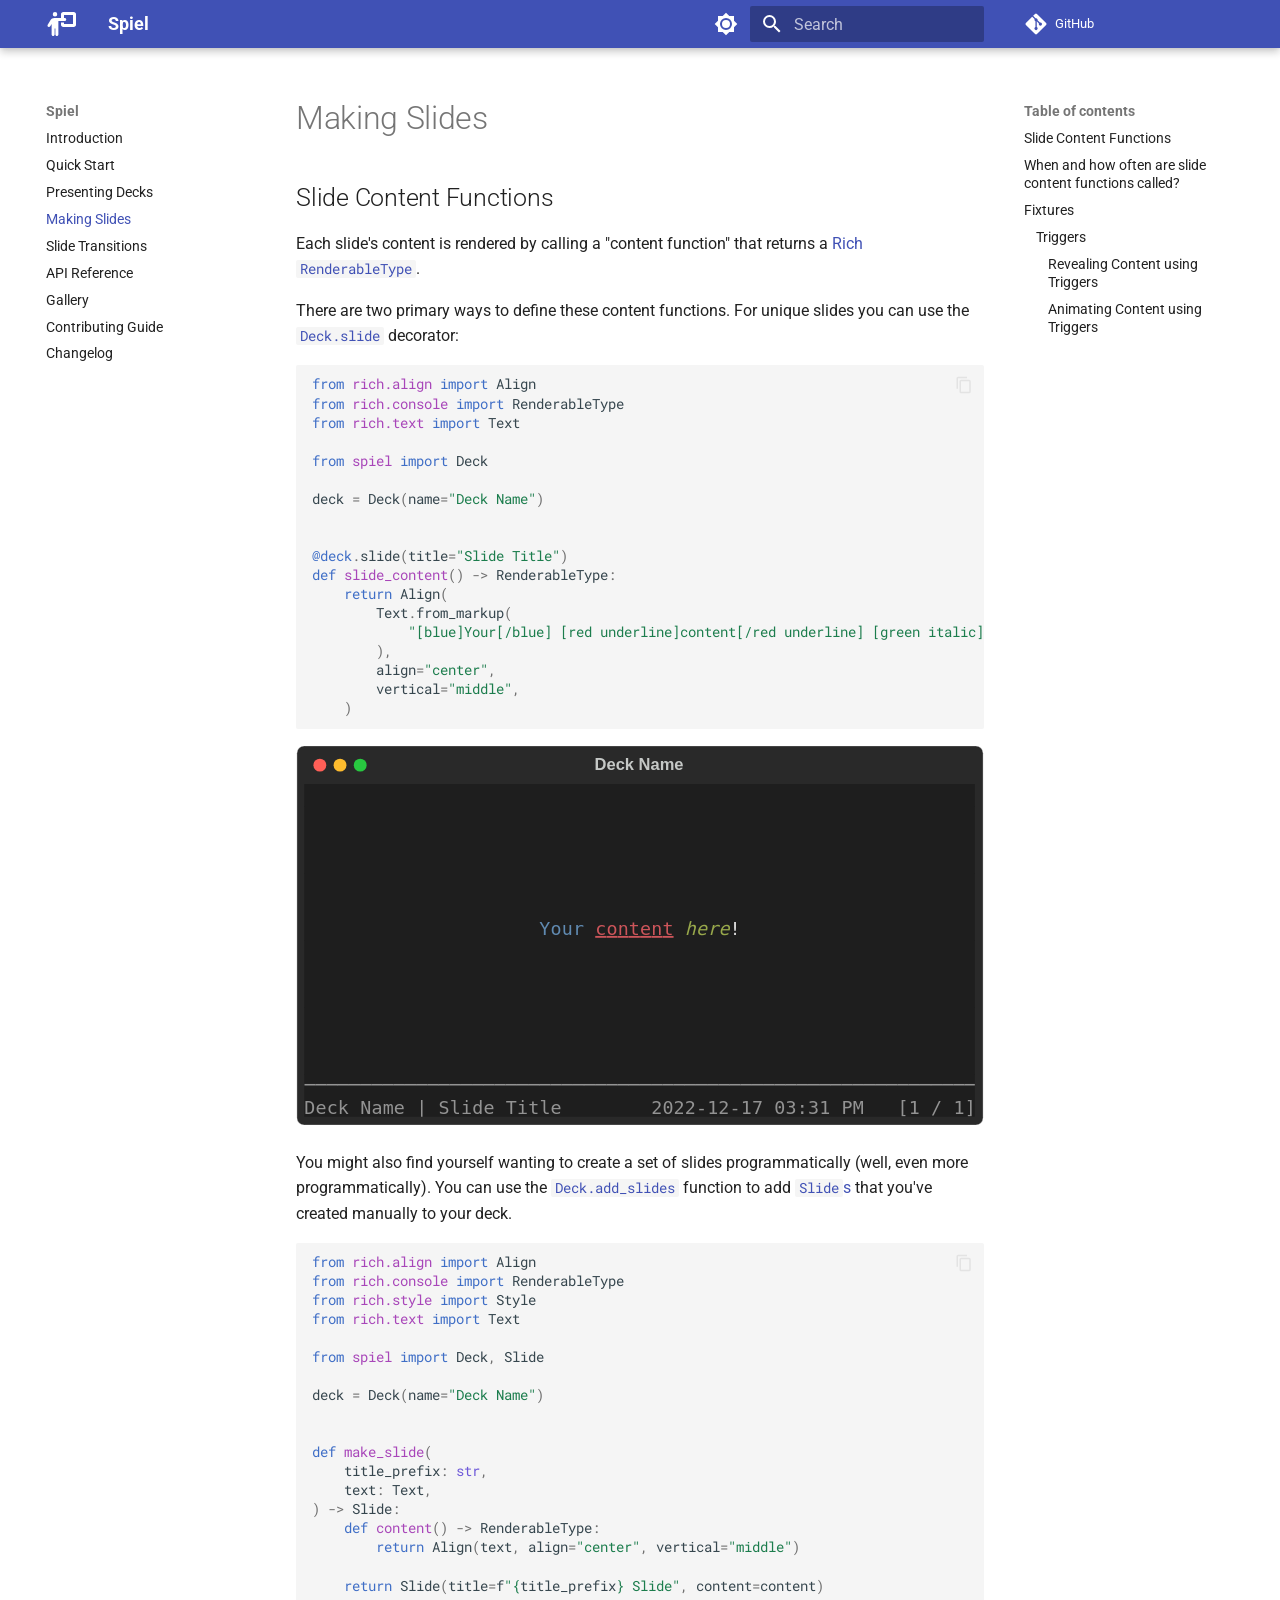
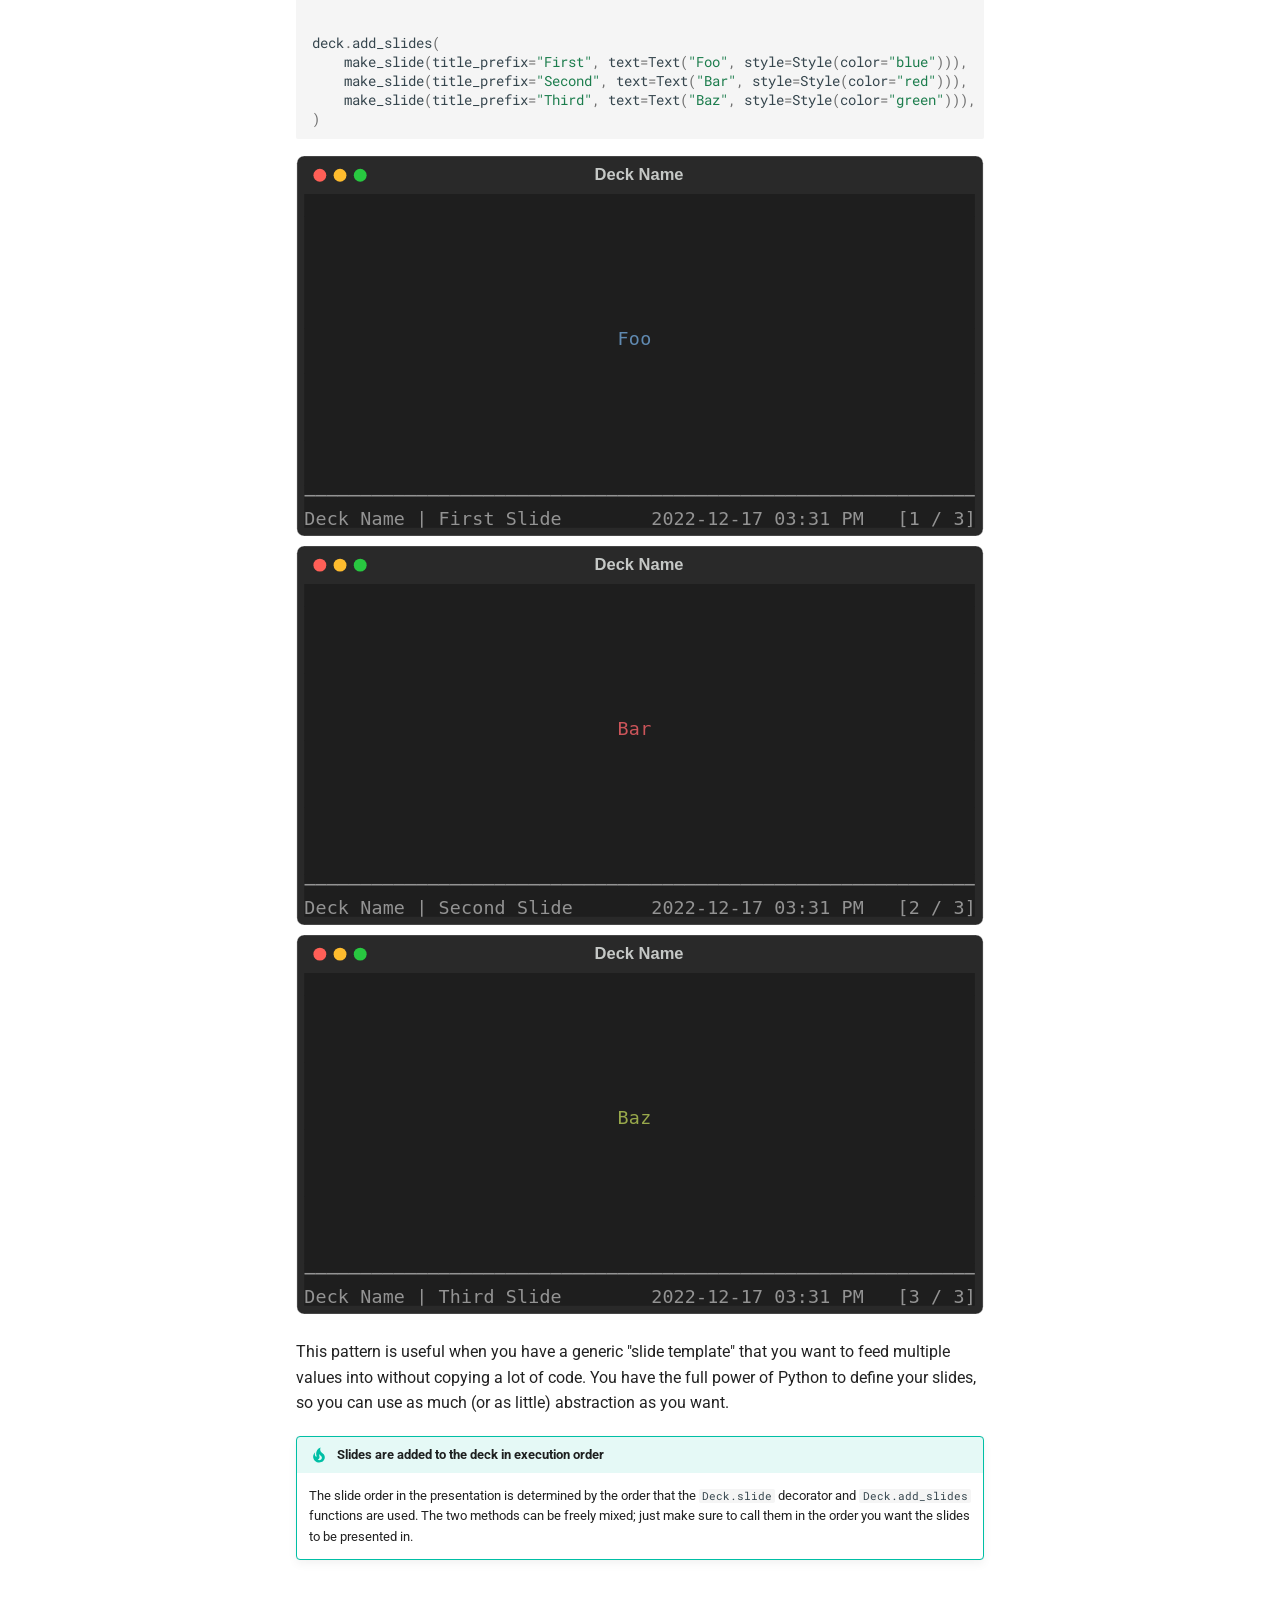
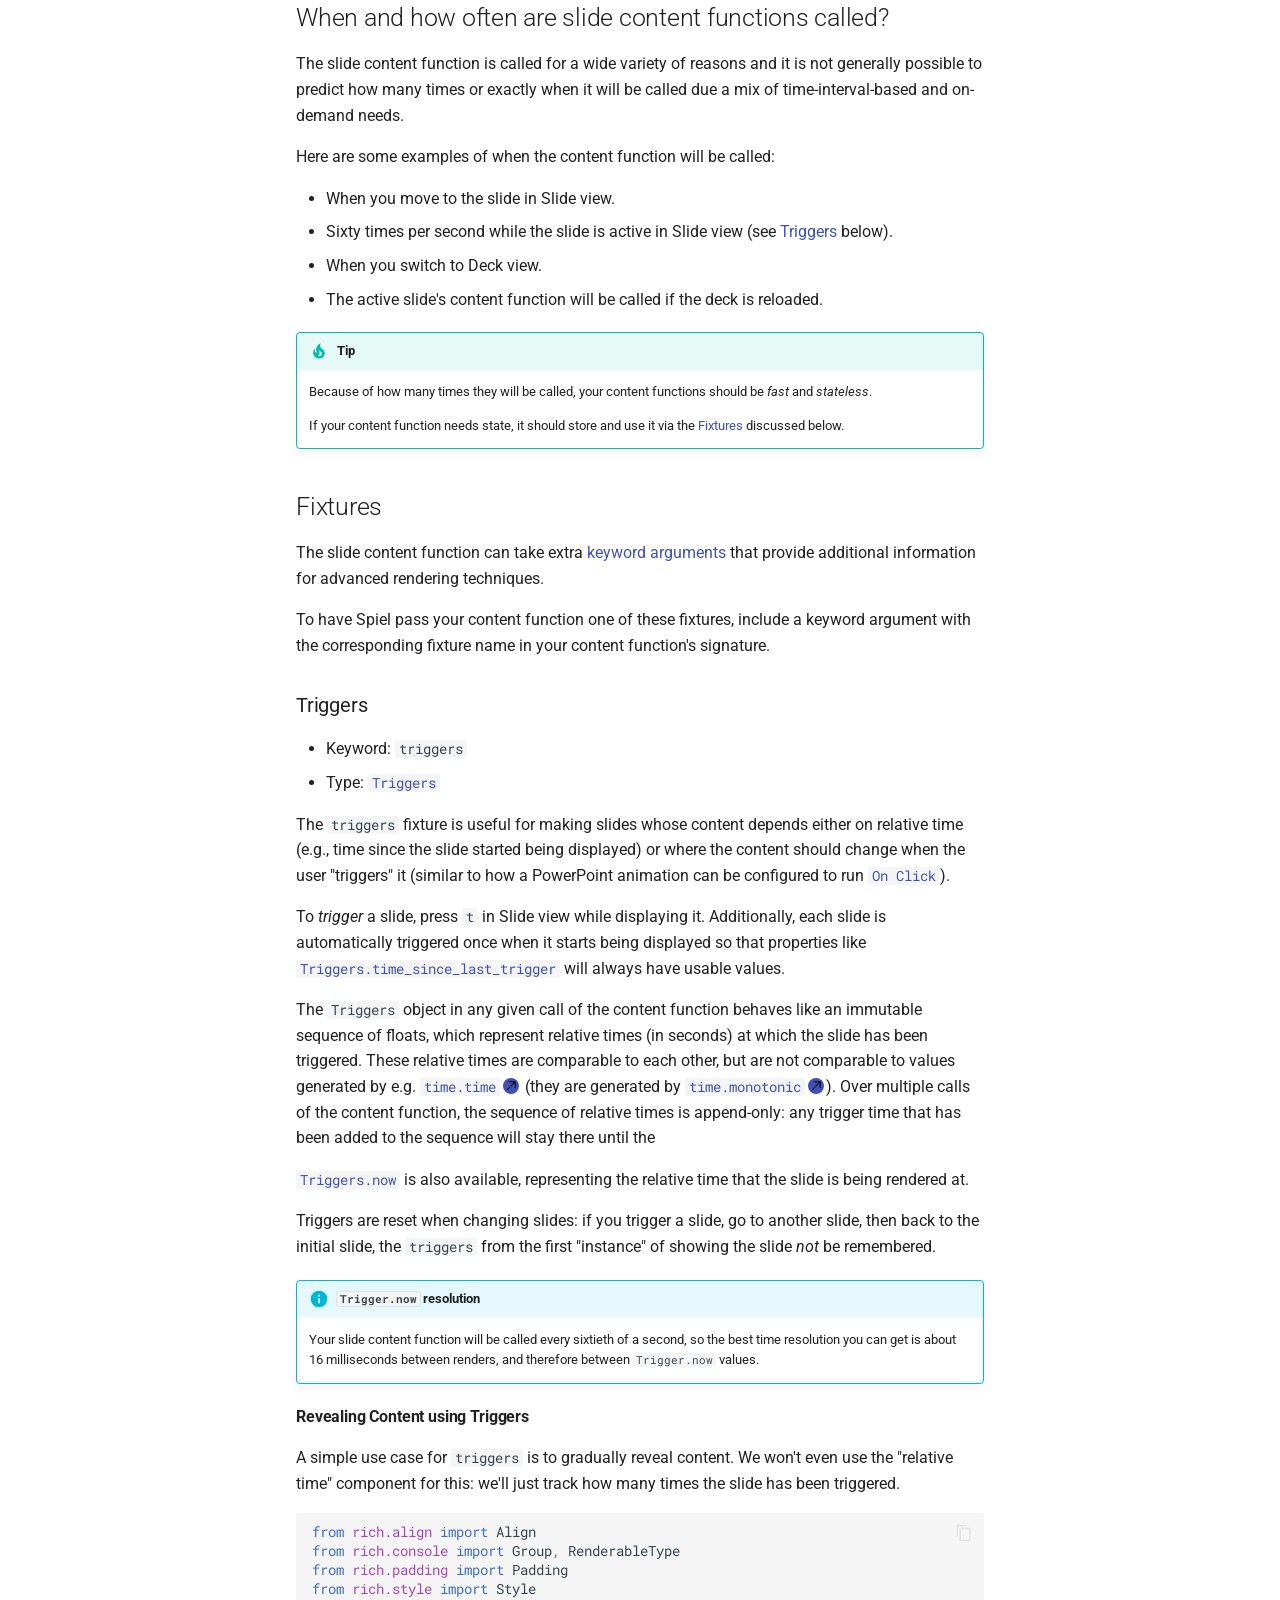
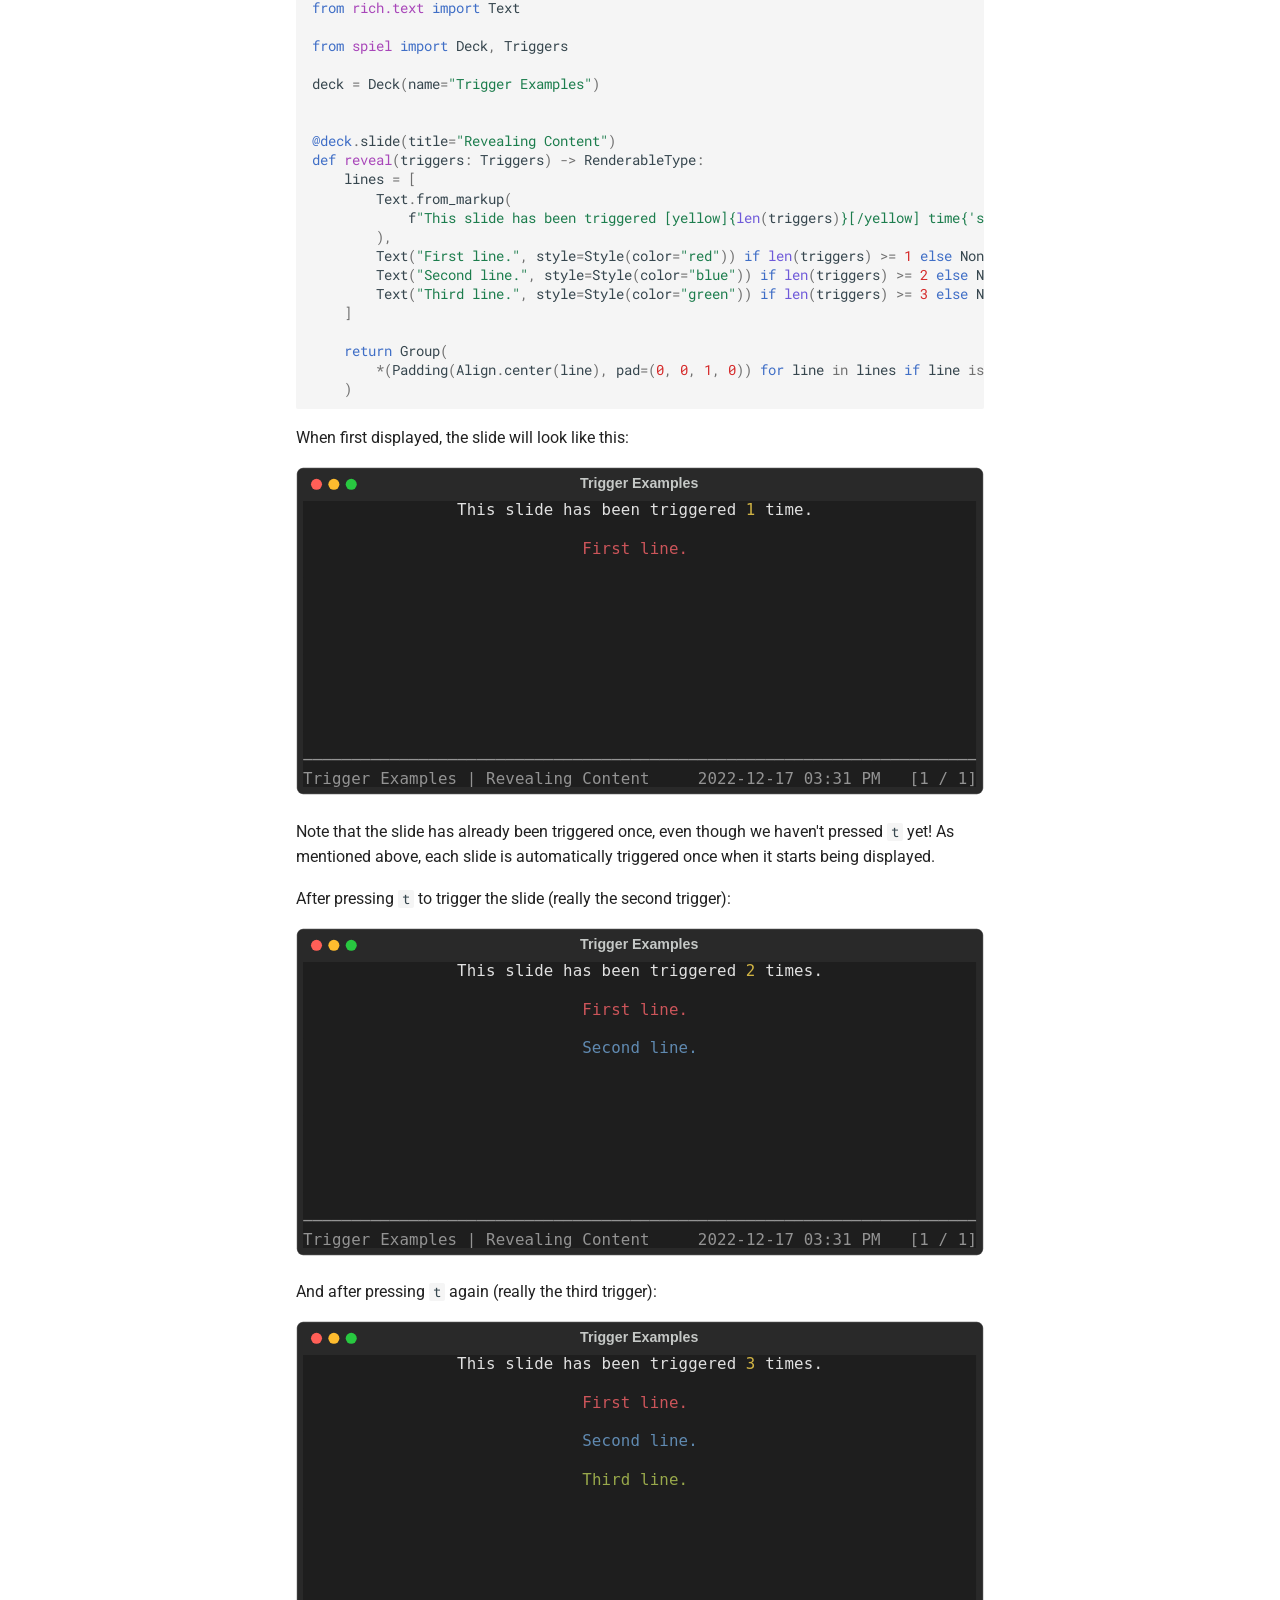
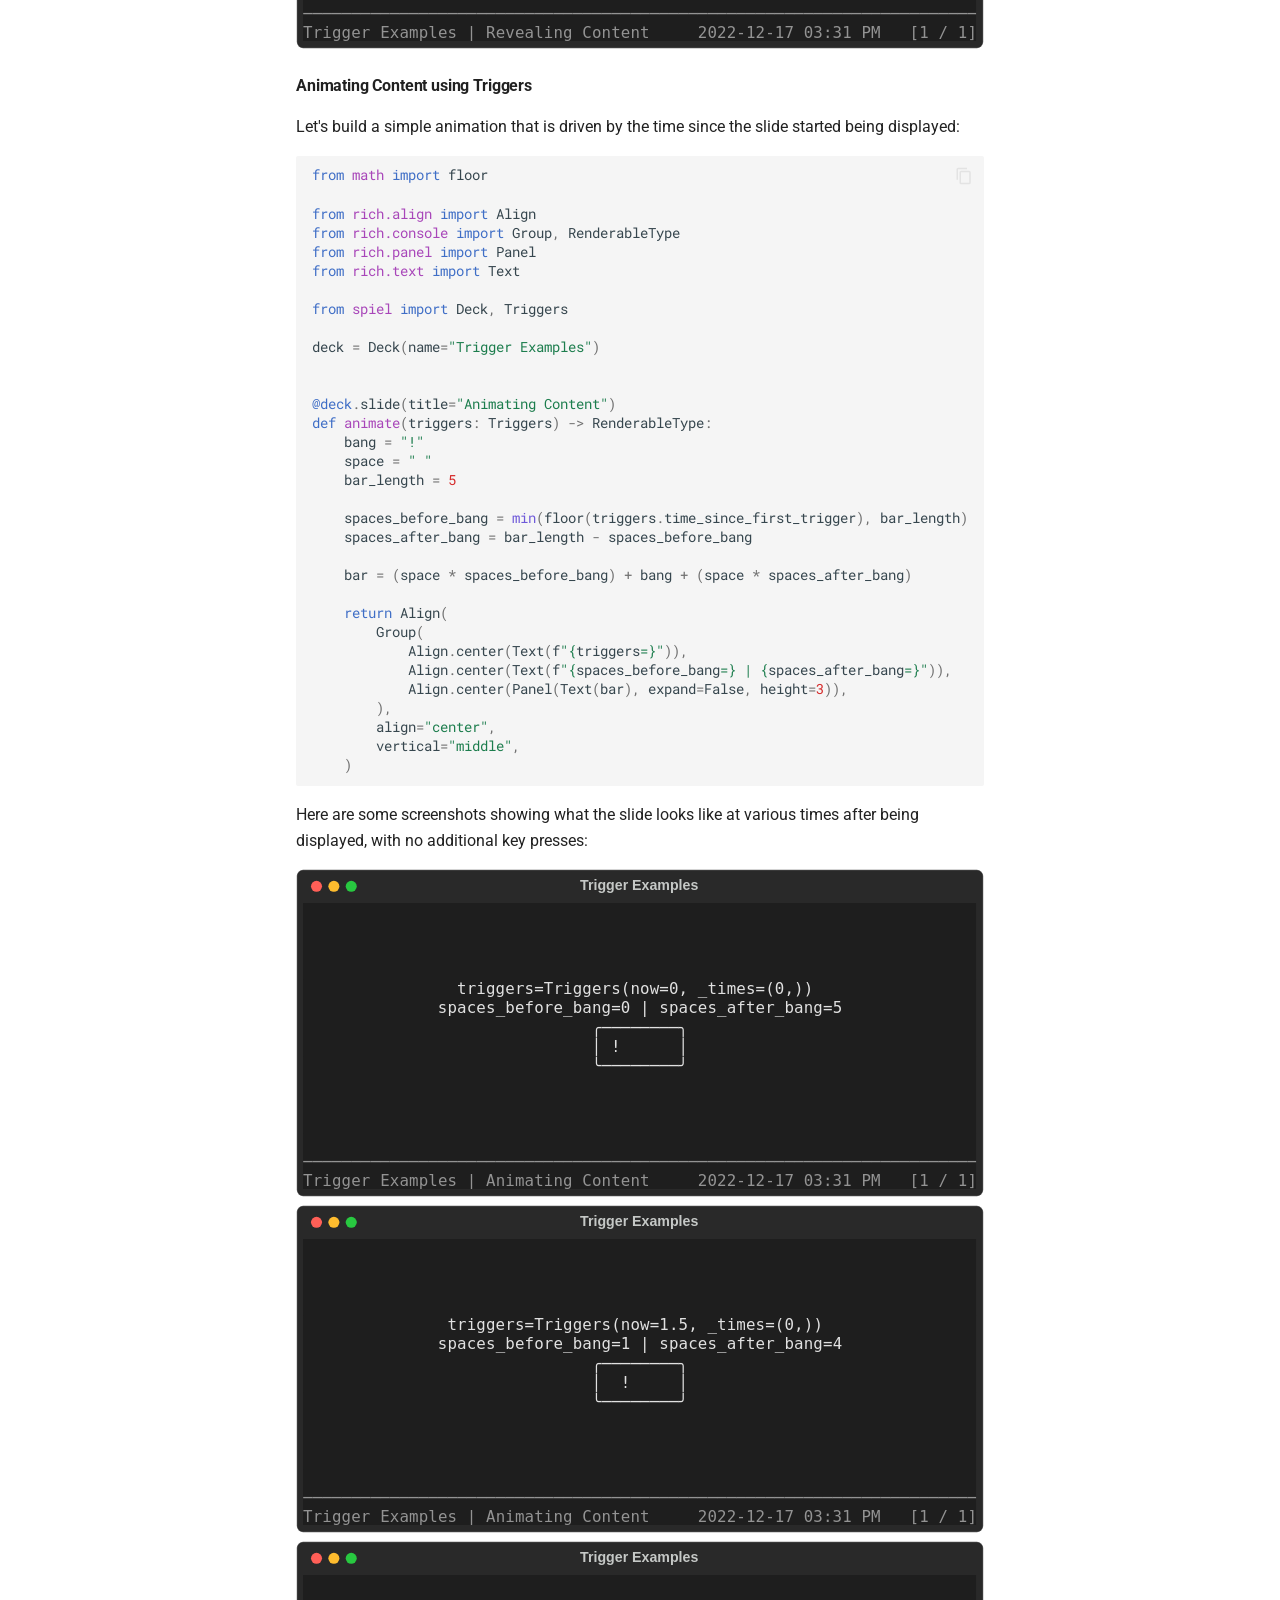
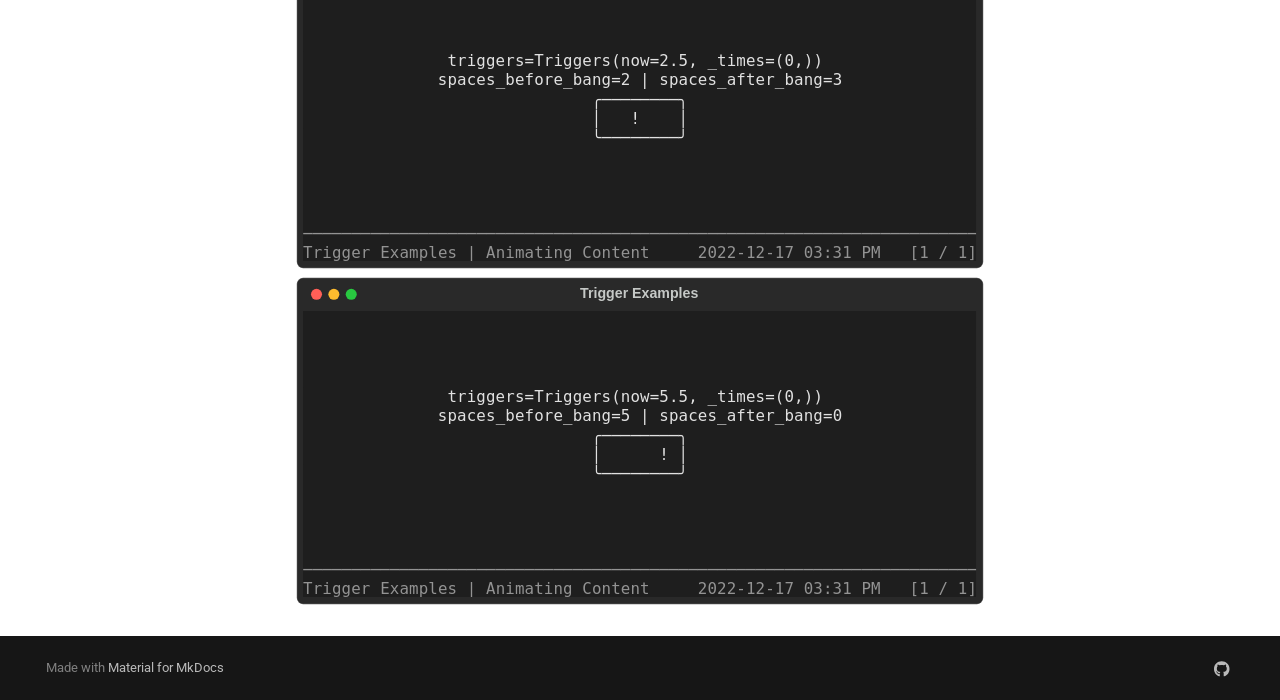
<file: slides/index.html>
<!doctype html>
<html lang="en" class="no-js">
  <head>
    
      <meta charset="utf-8">
      <meta name="viewport" content="width=device-width,initial-scale=1">
      
      
      
        <link rel="canonical" href="https://www.spiel.how/slides/">
      
      
        <link rel="prev" href="../presenting/">
      
      
        <link rel="next" href="../transitions/">
      
      
      <link rel="icon" href="../assets/favicon.png">
      <meta name="generator" content="mkdocs-1.5.3, mkdocs-material-9.4.4">
    
    
      
        <title>Making Slides - Spiel</title>
      
    
    
      <link rel="stylesheet" href="../assets/stylesheets/main.bd3936ea.min.css">
      
        
        <link rel="stylesheet" href="../assets/stylesheets/palette.356b1318.min.css">
      
      


    
    
      
    
    
      
        
        
        <link rel="preconnect" href="https://fonts.gstatic.com" crossorigin>
        <link rel="stylesheet" href="https://fonts.googleapis.com/css?family=Roboto:300,300i,400,400i,700,700i%7CRoboto+Mono:400,400i,700,700i&display=fallback">
        <style>:root{--md-text-font:"Roboto";--md-code-font:"Roboto Mono"}</style>
      
    
    
      <link rel="stylesheet" href="../assets/_mkdocstrings.css">
    
      <link rel="stylesheet" href="../assets/style.css">
    
    <script>__md_scope=new URL("..",location),__md_hash=e=>[...e].reduce((e,_)=>(e<<5)-e+_.charCodeAt(0),0),__md_get=(e,_=localStorage,t=__md_scope)=>JSON.parse(_.getItem(t.pathname+"."+e)),__md_set=(e,_,t=localStorage,a=__md_scope)=>{try{t.setItem(a.pathname+"."+e,JSON.stringify(_))}catch(e){}}</script>
    
      

    
    
    
  </head>
  
  
    
    
      
    
    
    
    
    <body dir="ltr" data-md-color-scheme="default" data-md-color-primary="indigo" data-md-color-accent="indigo">
  
    
    
      <script>var palette=__md_get("__palette");if(palette&&"object"==typeof palette.color)for(var key of Object.keys(palette.color))document.body.setAttribute("data-md-color-"+key,palette.color[key])</script>
    
    <input class="md-toggle" data-md-toggle="drawer" type="checkbox" id="__drawer" autocomplete="off">
    <input class="md-toggle" data-md-toggle="search" type="checkbox" id="__search" autocomplete="off">
    <label class="md-overlay" for="__drawer"></label>
    <div data-md-component="skip">
      
        
        <a href="#making-slides" class="md-skip">
          Skip to content
        </a>
      
    </div>
    <div data-md-component="announce">
      
    </div>
    
    
      

  

<header class="md-header md-header--shadow" data-md-component="header">
  <nav class="md-header__inner md-grid" aria-label="Header">
    <a href=".." title="Spiel" class="md-header__button md-logo" aria-label="Spiel" data-md-component="logo">
      
  
  <svg xmlns="http://www.w3.org/2000/svg" viewBox="0 0 640 512"><!--! Font Awesome Free 6.4.2 by @fontawesome - https://fontawesome.com License - https://fontawesome.com/license/free (Icons: CC BY 4.0, Fonts: SIL OFL 1.1, Code: MIT License) Copyright 2023 Fonticons, Inc.--><path d="M192 96a48 48 0 1 0 0-96 48 48 0 1 0 0 96zm-8 384V352h16v128c0 17.7 14.3 32 32 32s32-14.3 32-32V192h136c17.7 0 32-14.3 32-32s-14.3-32-32-32h-16V64h192v192H384v-32h-64v48c0 26.5 21.5 48 48 48h224c26.5 0 48-21.5 48-48V48c0-26.5-21.5-48-48-48H368c-26.5 0-48 21.5-48 48v80H177.1c-33.7 0-64.9 17.7-82.3 46.6l-58.3 97c-9.1 15.1-4.2 34.8 10.9 43.9s34.8 4.2 43.9-10.9l28.7-47.7V480c0 17.7 14.3 32 32 32s32-14.3 32-32z"/></svg>

    </a>
    <label class="md-header__button md-icon" for="__drawer">
      
      <svg xmlns="http://www.w3.org/2000/svg" viewBox="0 0 24 24"><path d="M3 6h18v2H3V6m0 5h18v2H3v-2m0 5h18v2H3v-2Z"/></svg>
    </label>
    <div class="md-header__title" data-md-component="header-title">
      <div class="md-header__ellipsis">
        <div class="md-header__topic">
          <span class="md-ellipsis">
            Spiel
          </span>
        </div>
        <div class="md-header__topic" data-md-component="header-topic">
          <span class="md-ellipsis">
            
              Making Slides
            
          </span>
        </div>
      </div>
    </div>
    
      
        <form class="md-header__option" data-md-component="palette">
  
    
    
    
    <input class="md-option" data-md-color-media="(prefers-color-scheme: light)" data-md-color-scheme="default" data-md-color-primary="indigo" data-md-color-accent="indigo"  aria-label="Switch to dark mode"  type="radio" name="__palette" id="__palette_1">
    
      <label class="md-header__button md-icon" title="Switch to dark mode" for="__palette_2" hidden>
        <svg xmlns="http://www.w3.org/2000/svg" viewBox="0 0 24 24"><path d="M12 8a4 4 0 0 0-4 4 4 4 0 0 0 4 4 4 4 0 0 0 4-4 4 4 0 0 0-4-4m0 10a6 6 0 0 1-6-6 6 6 0 0 1 6-6 6 6 0 0 1 6 6 6 6 0 0 1-6 6m8-9.31V4h-4.69L12 .69 8.69 4H4v4.69L.69 12 4 15.31V20h4.69L12 23.31 15.31 20H20v-4.69L23.31 12 20 8.69Z"/></svg>
      </label>
    
  
    
    
    
    <input class="md-option" data-md-color-media="(prefers-color-scheme: dark)" data-md-color-scheme="slate" data-md-color-primary="indigo" data-md-color-accent="indigo"  aria-label="Switch to light mode"  type="radio" name="__palette" id="__palette_2">
    
      <label class="md-header__button md-icon" title="Switch to light mode" for="__palette_1" hidden>
        <svg xmlns="http://www.w3.org/2000/svg" viewBox="0 0 24 24"><path d="M12 18c-.89 0-1.74-.2-2.5-.55C11.56 16.5 13 14.42 13 12c0-2.42-1.44-4.5-3.5-5.45C10.26 6.2 11.11 6 12 6a6 6 0 0 1 6 6 6 6 0 0 1-6 6m8-9.31V4h-4.69L12 .69 8.69 4H4v4.69L.69 12 4 15.31V20h4.69L12 23.31 15.31 20H20v-4.69L23.31 12 20 8.69Z"/></svg>
      </label>
    
  
</form>
      
    
    
    
      <label class="md-header__button md-icon" for="__search">
        
        <svg xmlns="http://www.w3.org/2000/svg" viewBox="0 0 24 24"><path d="M9.5 3A6.5 6.5 0 0 1 16 9.5c0 1.61-.59 3.09-1.56 4.23l.27.27h.79l5 5-1.5 1.5-5-5v-.79l-.27-.27A6.516 6.516 0 0 1 9.5 16 6.5 6.5 0 0 1 3 9.5 6.5 6.5 0 0 1 9.5 3m0 2C7 5 5 7 5 9.5S7 14 9.5 14 14 12 14 9.5 12 5 9.5 5Z"/></svg>
      </label>
      <div class="md-search" data-md-component="search" role="dialog">
  <label class="md-search__overlay" for="__search"></label>
  <div class="md-search__inner" role="search">
    <form class="md-search__form" name="search">
      <input type="text" class="md-search__input" name="query" aria-label="Search" placeholder="Search" autocapitalize="off" autocorrect="off" autocomplete="off" spellcheck="false" data-md-component="search-query" required>
      <label class="md-search__icon md-icon" for="__search">
        
        <svg xmlns="http://www.w3.org/2000/svg" viewBox="0 0 24 24"><path d="M9.5 3A6.5 6.5 0 0 1 16 9.5c0 1.61-.59 3.09-1.56 4.23l.27.27h.79l5 5-1.5 1.5-5-5v-.79l-.27-.27A6.516 6.516 0 0 1 9.5 16 6.5 6.5 0 0 1 3 9.5 6.5 6.5 0 0 1 9.5 3m0 2C7 5 5 7 5 9.5S7 14 9.5 14 14 12 14 9.5 12 5 9.5 5Z"/></svg>
        
        <svg xmlns="http://www.w3.org/2000/svg" viewBox="0 0 24 24"><path d="M20 11v2H8l5.5 5.5-1.42 1.42L4.16 12l7.92-7.92L13.5 5.5 8 11h12Z"/></svg>
      </label>
      <nav class="md-search__options" aria-label="Search">
        
        <button type="reset" class="md-search__icon md-icon" title="Clear" aria-label="Clear" tabindex="-1">
          
          <svg xmlns="http://www.w3.org/2000/svg" viewBox="0 0 24 24"><path d="M19 6.41 17.59 5 12 10.59 6.41 5 5 6.41 10.59 12 5 17.59 6.41 19 12 13.41 17.59 19 19 17.59 13.41 12 19 6.41Z"/></svg>
        </button>
      </nav>
      
    </form>
    <div class="md-search__output">
      <div class="md-search__scrollwrap" data-md-scrollfix>
        <div class="md-search-result" data-md-component="search-result">
          <div class="md-search-result__meta">
            Initializing search
          </div>
          <ol class="md-search-result__list" role="presentation"></ol>
        </div>
      </div>
    </div>
  </div>
</div>
    
    
      <div class="md-header__source">
        <a href="https://github.com/JoshKarpel/spiel" title="Go to repository" class="md-source" data-md-component="source">
  <div class="md-source__icon md-icon">
    
    <svg xmlns="http://www.w3.org/2000/svg" viewBox="0 0 448 512"><!--! Font Awesome Free 6.4.2 by @fontawesome - https://fontawesome.com License - https://fontawesome.com/license/free (Icons: CC BY 4.0, Fonts: SIL OFL 1.1, Code: MIT License) Copyright 2023 Fonticons, Inc.--><path d="M439.55 236.05 244 40.45a28.87 28.87 0 0 0-40.81 0l-40.66 40.63 51.52 51.52c27.06-9.14 52.68 16.77 43.39 43.68l49.66 49.66c34.23-11.8 61.18 31 35.47 56.69-26.49 26.49-70.21-2.87-56-37.34L240.22 199v121.85c25.3 12.54 22.26 41.85 9.08 55a34.34 34.34 0 0 1-48.55 0c-17.57-17.6-11.07-46.91 11.25-56v-123c-20.8-8.51-24.6-30.74-18.64-45L142.57 101 8.45 235.14a28.86 28.86 0 0 0 0 40.81l195.61 195.6a28.86 28.86 0 0 0 40.8 0l194.69-194.69a28.86 28.86 0 0 0 0-40.81z"/></svg>
  </div>
  <div class="md-source__repository">
    GitHub
  </div>
</a>
      </div>
    
  </nav>
  
</header>
    
    <div class="md-container" data-md-component="container">
      
      
        
          
        
      
      <main class="md-main" data-md-component="main">
        <div class="md-main__inner md-grid">
          
            
              
              <div class="md-sidebar md-sidebar--primary" data-md-component="sidebar" data-md-type="navigation" >
                <div class="md-sidebar__scrollwrap">
                  <div class="md-sidebar__inner">
                    



<nav class="md-nav md-nav--primary" aria-label="Navigation" data-md-level="0">
  <label class="md-nav__title" for="__drawer">
    <a href=".." title="Spiel" class="md-nav__button md-logo" aria-label="Spiel" data-md-component="logo">
      
  
  <svg xmlns="http://www.w3.org/2000/svg" viewBox="0 0 640 512"><!--! Font Awesome Free 6.4.2 by @fontawesome - https://fontawesome.com License - https://fontawesome.com/license/free (Icons: CC BY 4.0, Fonts: SIL OFL 1.1, Code: MIT License) Copyright 2023 Fonticons, Inc.--><path d="M192 96a48 48 0 1 0 0-96 48 48 0 1 0 0 96zm-8 384V352h16v128c0 17.7 14.3 32 32 32s32-14.3 32-32V192h136c17.7 0 32-14.3 32-32s-14.3-32-32-32h-16V64h192v192H384v-32h-64v48c0 26.5 21.5 48 48 48h224c26.5 0 48-21.5 48-48V48c0-26.5-21.5-48-48-48H368c-26.5 0-48 21.5-48 48v80H177.1c-33.7 0-64.9 17.7-82.3 46.6l-58.3 97c-9.1 15.1-4.2 34.8 10.9 43.9s34.8 4.2 43.9-10.9l28.7-47.7V480c0 17.7 14.3 32 32 32s32-14.3 32-32z"/></svg>

    </a>
    Spiel
  </label>
  
    <div class="md-nav__source">
      <a href="https://github.com/JoshKarpel/spiel" title="Go to repository" class="md-source" data-md-component="source">
  <div class="md-source__icon md-icon">
    
    <svg xmlns="http://www.w3.org/2000/svg" viewBox="0 0 448 512"><!--! Font Awesome Free 6.4.2 by @fontawesome - https://fontawesome.com License - https://fontawesome.com/license/free (Icons: CC BY 4.0, Fonts: SIL OFL 1.1, Code: MIT License) Copyright 2023 Fonticons, Inc.--><path d="M439.55 236.05 244 40.45a28.87 28.87 0 0 0-40.81 0l-40.66 40.63 51.52 51.52c27.06-9.14 52.68 16.77 43.39 43.68l49.66 49.66c34.23-11.8 61.18 31 35.47 56.69-26.49 26.49-70.21-2.87-56-37.34L240.22 199v121.85c25.3 12.54 22.26 41.85 9.08 55a34.34 34.34 0 0 1-48.55 0c-17.57-17.6-11.07-46.91 11.25-56v-123c-20.8-8.51-24.6-30.74-18.64-45L142.57 101 8.45 235.14a28.86 28.86 0 0 0 0 40.81l195.61 195.6a28.86 28.86 0 0 0 40.8 0l194.69-194.69a28.86 28.86 0 0 0 0-40.81z"/></svg>
  </div>
  <div class="md-source__repository">
    GitHub
  </div>
</a>
    </div>
  
  <ul class="md-nav__list" data-md-scrollfix>
    
      
      
  
  
  
    <li class="md-nav__item">
      <a href=".." class="md-nav__link">
        
  
  <span class="md-ellipsis">
    Introduction
  </span>
  

      </a>
    </li>
  

    
      
      
  
  
  
    <li class="md-nav__item">
      <a href="../quickstart/" class="md-nav__link">
        
  
  <span class="md-ellipsis">
    Quick Start
  </span>
  

      </a>
    </li>
  

    
      
      
  
  
  
    <li class="md-nav__item">
      <a href="../presenting/" class="md-nav__link">
        
  
  <span class="md-ellipsis">
    Presenting Decks
  </span>
  

      </a>
    </li>
  

    
      
      
  
  
    
  
  
    <li class="md-nav__item md-nav__item--active">
      
      <input class="md-nav__toggle md-toggle" type="checkbox" id="__toc">
      
      
        
      
      
        <label class="md-nav__link md-nav__link--active" for="__toc">
          
  
  <span class="md-ellipsis">
    Making Slides
  </span>
  

          <span class="md-nav__icon md-icon"></span>
        </label>
      
      <a href="./" class="md-nav__link md-nav__link--active">
        
  
  <span class="md-ellipsis">
    Making Slides
  </span>
  

      </a>
      
        

<nav class="md-nav md-nav--secondary" aria-label="Table of contents">
  
  
  
    
  
  
    <label class="md-nav__title" for="__toc">
      <span class="md-nav__icon md-icon"></span>
      Table of contents
    </label>
    <ul class="md-nav__list" data-md-component="toc" data-md-scrollfix>
      
        <li class="md-nav__item">
  <a href="#slide-content-functions" class="md-nav__link">
    Slide Content Functions
  </a>
  
</li>
      
        <li class="md-nav__item">
  <a href="#when-and-how-often-are-slide-content-functions-called" class="md-nav__link">
    When and how often are slide content functions called?
  </a>
  
</li>
      
        <li class="md-nav__item">
  <a href="#fixtures" class="md-nav__link">
    Fixtures
  </a>
  
    <nav class="md-nav" aria-label="Fixtures">
      <ul class="md-nav__list">
        
          <li class="md-nav__item">
  <a href="#triggers" class="md-nav__link">
    Triggers
  </a>
  
    <nav class="md-nav" aria-label="Triggers">
      <ul class="md-nav__list">
        
          <li class="md-nav__item">
  <a href="#revealing-content-using-triggers" class="md-nav__link">
    Revealing Content using Triggers
  </a>
  
</li>
        
          <li class="md-nav__item">
  <a href="#animating-content-using-triggers" class="md-nav__link">
    Animating Content using Triggers
  </a>
  
</li>
        
      </ul>
    </nav>
  
</li>
        
      </ul>
    </nav>
  
</li>
      
    </ul>
  
</nav>
      
    </li>
  

    
      
      
  
  
  
    <li class="md-nav__item">
      <a href="../transitions/" class="md-nav__link">
        
  
  <span class="md-ellipsis">
    Slide Transitions
  </span>
  

      </a>
    </li>
  

    
      
      
  
  
  
    <li class="md-nav__item">
      <a href="../api/" class="md-nav__link">
        
  
  <span class="md-ellipsis">
    API Reference
  </span>
  

      </a>
    </li>
  

    
      
      
  
  
  
    <li class="md-nav__item">
      <a href="../gallery/" class="md-nav__link">
        
  
  <span class="md-ellipsis">
    Gallery
  </span>
  

      </a>
    </li>
  

    
      
      
  
  
  
    <li class="md-nav__item">
      <a href="../contributing/" class="md-nav__link">
        
  
  <span class="md-ellipsis">
    Contributing Guide
  </span>
  

      </a>
    </li>
  

    
      
      
  
  
  
    <li class="md-nav__item">
      <a href="../changelog/" class="md-nav__link">
        
  
  <span class="md-ellipsis">
    Changelog
  </span>
  

      </a>
    </li>
  

    
  </ul>
</nav>
                  </div>
                </div>
              </div>
            
            
              
              <div class="md-sidebar md-sidebar--secondary" data-md-component="sidebar" data-md-type="toc" >
                <div class="md-sidebar__scrollwrap">
                  <div class="md-sidebar__inner">
                    

<nav class="md-nav md-nav--secondary" aria-label="Table of contents">
  
  
  
    
  
  
    <label class="md-nav__title" for="__toc">
      <span class="md-nav__icon md-icon"></span>
      Table of contents
    </label>
    <ul class="md-nav__list" data-md-component="toc" data-md-scrollfix>
      
        <li class="md-nav__item">
  <a href="#slide-content-functions" class="md-nav__link">
    Slide Content Functions
  </a>
  
</li>
      
        <li class="md-nav__item">
  <a href="#when-and-how-often-are-slide-content-functions-called" class="md-nav__link">
    When and how often are slide content functions called?
  </a>
  
</li>
      
        <li class="md-nav__item">
  <a href="#fixtures" class="md-nav__link">
    Fixtures
  </a>
  
    <nav class="md-nav" aria-label="Fixtures">
      <ul class="md-nav__list">
        
          <li class="md-nav__item">
  <a href="#triggers" class="md-nav__link">
    Triggers
  </a>
  
    <nav class="md-nav" aria-label="Triggers">
      <ul class="md-nav__list">
        
          <li class="md-nav__item">
  <a href="#revealing-content-using-triggers" class="md-nav__link">
    Revealing Content using Triggers
  </a>
  
</li>
        
          <li class="md-nav__item">
  <a href="#animating-content-using-triggers" class="md-nav__link">
    Animating Content using Triggers
  </a>
  
</li>
        
      </ul>
    </nav>
  
</li>
        
      </ul>
    </nav>
  
</li>
      
    </ul>
  
</nav>
                  </div>
                </div>
              </div>
            
          
          
            <div class="md-content" data-md-component="content">
              <article class="md-content__inner md-typeset">
                
                  

  
  


<h1 id="making-slides">Making Slides</h1>
<h2 id="slide-content-functions">Slide Content Functions</h2>
<p>Each slide's content is rendered by calling a "content function" that returns a
<a href="https://rich.readthedocs.io/en/stable/console.html#printing">Rich <code>RenderableType</code></a>.</p>
<p>There are two primary ways to define these content functions.
For unique slides you can use the <a class="autorefs autorefs-internal" href="../api/#spiel.Deck.slide"><code>Deck.slide</code></a> decorator:</p>
<p><div class="highlight"><pre><span></span><code><a id="__codelineno-0-1" name="__codelineno-0-1" href="#__codelineno-0-1"></a><span class="kn">from</span> <span class="nn">rich.align</span> <span class="kn">import</span> <span class="n">Align</span>
<a id="__codelineno-0-2" name="__codelineno-0-2" href="#__codelineno-0-2"></a><span class="kn">from</span> <span class="nn">rich.console</span> <span class="kn">import</span> <span class="n">RenderableType</span>
<a id="__codelineno-0-3" name="__codelineno-0-3" href="#__codelineno-0-3"></a><span class="kn">from</span> <span class="nn">rich.text</span> <span class="kn">import</span> <span class="n">Text</span>
<a id="__codelineno-0-4" name="__codelineno-0-4" href="#__codelineno-0-4"></a>
<a id="__codelineno-0-5" name="__codelineno-0-5" href="#__codelineno-0-5"></a><span class="kn">from</span> <span class="nn">spiel</span> <span class="kn">import</span> <span class="n">Deck</span>
<a id="__codelineno-0-6" name="__codelineno-0-6" href="#__codelineno-0-6"></a>
<a id="__codelineno-0-7" name="__codelineno-0-7" href="#__codelineno-0-7"></a><span class="n">deck</span> <span class="o">=</span> <span class="n">Deck</span><span class="p">(</span><span class="n">name</span><span class="o">=</span><span class="s2">&quot;Deck Name&quot;</span><span class="p">)</span>
<a id="__codelineno-0-8" name="__codelineno-0-8" href="#__codelineno-0-8"></a>
<a id="__codelineno-0-9" name="__codelineno-0-9" href="#__codelineno-0-9"></a>
<a id="__codelineno-0-10" name="__codelineno-0-10" href="#__codelineno-0-10"></a><span class="nd">@deck</span><span class="o">.</span><span class="n">slide</span><span class="p">(</span><span class="n">title</span><span class="o">=</span><span class="s2">&quot;Slide Title&quot;</span><span class="p">)</span>
<a id="__codelineno-0-11" name="__codelineno-0-11" href="#__codelineno-0-11"></a><span class="k">def</span> <span class="nf">slide_content</span><span class="p">()</span> <span class="o">-&gt;</span> <span class="n">RenderableType</span><span class="p">:</span>
<a id="__codelineno-0-12" name="__codelineno-0-12" href="#__codelineno-0-12"></a>    <span class="k">return</span> <span class="n">Align</span><span class="p">(</span>
<a id="__codelineno-0-13" name="__codelineno-0-13" href="#__codelineno-0-13"></a>        <span class="n">Text</span><span class="o">.</span><span class="n">from_markup</span><span class="p">(</span>
<a id="__codelineno-0-14" name="__codelineno-0-14" href="#__codelineno-0-14"></a>            <span class="s2">&quot;[blue]Your[/blue] [red underline]content[/red underline] [green italic]here[/green italic]!&quot;</span>
<a id="__codelineno-0-15" name="__codelineno-0-15" href="#__codelineno-0-15"></a>        <span class="p">),</span>
<a id="__codelineno-0-16" name="__codelineno-0-16" href="#__codelineno-0-16"></a>        <span class="n">align</span><span class="o">=</span><span class="s2">&quot;center&quot;</span><span class="p">,</span>
<a id="__codelineno-0-17" name="__codelineno-0-17" href="#__codelineno-0-17"></a>        <span class="n">vertical</span><span class="o">=</span><span class="s2">&quot;middle&quot;</span><span class="p">,</span>
<a id="__codelineno-0-18" name="__codelineno-0-18" href="#__codelineno-0-18"></a>    <span class="p">)</span>
</code></pre></div>
<img alt="Slide content via decorator" src="../assets/slide_via_decorator.svg" /></p>
<p>You might also find yourself wanting to create a set of slides programmatically
(well, even more programmatically).
You can use the <a class="autorefs autorefs-internal" href="../api/#spiel.Deck.add_slides"><code>Deck.add_slides</code></a> function to add
<a class="autorefs autorefs-internal" href="../api/#spiel.Slide"><code>Slide</code>s</a> that you've created manually to your deck.</p>
<div class="highlight"><pre><span></span><code><a id="__codelineno-1-1" name="__codelineno-1-1" href="#__codelineno-1-1"></a><span class="kn">from</span> <span class="nn">rich.align</span> <span class="kn">import</span> <span class="n">Align</span>
<a id="__codelineno-1-2" name="__codelineno-1-2" href="#__codelineno-1-2"></a><span class="kn">from</span> <span class="nn">rich.console</span> <span class="kn">import</span> <span class="n">RenderableType</span>
<a id="__codelineno-1-3" name="__codelineno-1-3" href="#__codelineno-1-3"></a><span class="kn">from</span> <span class="nn">rich.style</span> <span class="kn">import</span> <span class="n">Style</span>
<a id="__codelineno-1-4" name="__codelineno-1-4" href="#__codelineno-1-4"></a><span class="kn">from</span> <span class="nn">rich.text</span> <span class="kn">import</span> <span class="n">Text</span>
<a id="__codelineno-1-5" name="__codelineno-1-5" href="#__codelineno-1-5"></a>
<a id="__codelineno-1-6" name="__codelineno-1-6" href="#__codelineno-1-6"></a><span class="kn">from</span> <span class="nn">spiel</span> <span class="kn">import</span> <span class="n">Deck</span><span class="p">,</span> <span class="n">Slide</span>
<a id="__codelineno-1-7" name="__codelineno-1-7" href="#__codelineno-1-7"></a>
<a id="__codelineno-1-8" name="__codelineno-1-8" href="#__codelineno-1-8"></a><span class="n">deck</span> <span class="o">=</span> <span class="n">Deck</span><span class="p">(</span><span class="n">name</span><span class="o">=</span><span class="s2">&quot;Deck Name&quot;</span><span class="p">)</span>
<a id="__codelineno-1-9" name="__codelineno-1-9" href="#__codelineno-1-9"></a>
<a id="__codelineno-1-10" name="__codelineno-1-10" href="#__codelineno-1-10"></a>
<a id="__codelineno-1-11" name="__codelineno-1-11" href="#__codelineno-1-11"></a><span class="k">def</span> <span class="nf">make_slide</span><span class="p">(</span>
<a id="__codelineno-1-12" name="__codelineno-1-12" href="#__codelineno-1-12"></a>    <span class="n">title_prefix</span><span class="p">:</span> <span class="nb">str</span><span class="p">,</span>
<a id="__codelineno-1-13" name="__codelineno-1-13" href="#__codelineno-1-13"></a>    <span class="n">text</span><span class="p">:</span> <span class="n">Text</span><span class="p">,</span>
<a id="__codelineno-1-14" name="__codelineno-1-14" href="#__codelineno-1-14"></a><span class="p">)</span> <span class="o">-&gt;</span> <span class="n">Slide</span><span class="p">:</span>
<a id="__codelineno-1-15" name="__codelineno-1-15" href="#__codelineno-1-15"></a>    <span class="k">def</span> <span class="nf">content</span><span class="p">()</span> <span class="o">-&gt;</span> <span class="n">RenderableType</span><span class="p">:</span>
<a id="__codelineno-1-16" name="__codelineno-1-16" href="#__codelineno-1-16"></a>        <span class="k">return</span> <span class="n">Align</span><span class="p">(</span><span class="n">text</span><span class="p">,</span> <span class="n">align</span><span class="o">=</span><span class="s2">&quot;center&quot;</span><span class="p">,</span> <span class="n">vertical</span><span class="o">=</span><span class="s2">&quot;middle&quot;</span><span class="p">)</span>
<a id="__codelineno-1-17" name="__codelineno-1-17" href="#__codelineno-1-17"></a>
<a id="__codelineno-1-18" name="__codelineno-1-18" href="#__codelineno-1-18"></a>    <span class="k">return</span> <span class="n">Slide</span><span class="p">(</span><span class="n">title</span><span class="o">=</span><span class="sa">f</span><span class="s2">&quot;</span><span class="si">{</span><span class="n">title_prefix</span><span class="si">}</span><span class="s2"> Slide&quot;</span><span class="p">,</span> <span class="n">content</span><span class="o">=</span><span class="n">content</span><span class="p">)</span>
<a id="__codelineno-1-19" name="__codelineno-1-19" href="#__codelineno-1-19"></a>
<a id="__codelineno-1-20" name="__codelineno-1-20" href="#__codelineno-1-20"></a>
<a id="__codelineno-1-21" name="__codelineno-1-21" href="#__codelineno-1-21"></a><span class="n">deck</span><span class="o">.</span><span class="n">add_slides</span><span class="p">(</span>
<a id="__codelineno-1-22" name="__codelineno-1-22" href="#__codelineno-1-22"></a>    <span class="n">make_slide</span><span class="p">(</span><span class="n">title_prefix</span><span class="o">=</span><span class="s2">&quot;First&quot;</span><span class="p">,</span> <span class="n">text</span><span class="o">=</span><span class="n">Text</span><span class="p">(</span><span class="s2">&quot;Foo&quot;</span><span class="p">,</span> <span class="n">style</span><span class="o">=</span><span class="n">Style</span><span class="p">(</span><span class="n">color</span><span class="o">=</span><span class="s2">&quot;blue&quot;</span><span class="p">))),</span>
<a id="__codelineno-1-23" name="__codelineno-1-23" href="#__codelineno-1-23"></a>    <span class="n">make_slide</span><span class="p">(</span><span class="n">title_prefix</span><span class="o">=</span><span class="s2">&quot;Second&quot;</span><span class="p">,</span> <span class="n">text</span><span class="o">=</span><span class="n">Text</span><span class="p">(</span><span class="s2">&quot;Bar&quot;</span><span class="p">,</span> <span class="n">style</span><span class="o">=</span><span class="n">Style</span><span class="p">(</span><span class="n">color</span><span class="o">=</span><span class="s2">&quot;red&quot;</span><span class="p">))),</span>
<a id="__codelineno-1-24" name="__codelineno-1-24" href="#__codelineno-1-24"></a>    <span class="n">make_slide</span><span class="p">(</span><span class="n">title_prefix</span><span class="o">=</span><span class="s2">&quot;Third&quot;</span><span class="p">,</span> <span class="n">text</span><span class="o">=</span><span class="n">Text</span><span class="p">(</span><span class="s2">&quot;Baz&quot;</span><span class="p">,</span> <span class="n">style</span><span class="o">=</span><span class="n">Style</span><span class="p">(</span><span class="n">color</span><span class="o">=</span><span class="s2">&quot;green&quot;</span><span class="p">))),</span>
<a id="__codelineno-1-25" name="__codelineno-1-25" href="#__codelineno-1-25"></a><span class="p">)</span>
</code></pre></div>
<p><img alt="Slide content via loop 1" src="../assets/slide_loop_1.svg" />
<img alt="Slide content via loop 2" src="../assets/slide_loop_2.svg" />
<img alt="Slide content via loop 3" src="../assets/slide_loop_3.svg" /></p>
<p>This pattern is useful when you have a generic "slide template"
that you want to feed multiple values into without copying a lot of code.
You have the full power of Python to define your slides,
so you can use as much (or as little) abstraction as you want.</p>
<div class="admonition tip">
<p class="admonition-title">Slides are added to the deck in execution order</p>
<p>The slide order in the presentation is determined by the order
that the <code>Deck.slide</code> decorator and <code>Deck.add_slides</code> functions are used.
The two methods can be freely mixed;
just make sure to call them in the order you want the slides to
be presented in.</p>
</div>
<h2 id="when-and-how-often-are-slide-content-functions-called">When and how often are slide content functions called?</h2>
<p>The slide content function is called for a wide variety of reasons
and it is not generally possible to predict how many times or exactly when
it will be called due a mix of time-interval-based and on-demand needs.</p>
<p>Here are some examples of when the content function will be called:</p>
<ul>
<li>When you move to the slide in Slide view.</li>
<li>Sixty times per second while the slide is active in Slide view (see <a href="#triggers">Triggers</a> below).</li>
<li>When you switch to Deck view.</li>
<li>The active slide's content function will be called if the deck is reloaded.</li>
</ul>
<div class="admonition tip">
<p class="admonition-title">Tip</p>
<p>Because of how many times they will be called,
your content functions should be <em>fast</em> and <em>stateless</em>.</p>
<p>If your content function needs state,
it should store and use it via the <a href="#fixtures">Fixtures</a> discussed below.</p>
</div>
<h2 id="fixtures">Fixtures</h2>
<p>The slide content function can take extra
<a href="https://docs.python.org/3/glossary.html#term-argument">keyword arguments</a>
that provide additional information for advanced rendering techniques.</p>
<p>To have Spiel pass your content function one of these fixtures,
include a keyword argument with the corresponding fixture name in your content function's signature.</p>
<h3 id="triggers">Triggers</h3>
<ul>
<li>Keyword: <code>triggers</code></li>
<li>Type: <a class="autorefs autorefs-internal" href="../api/#spiel.Triggers"><code>Triggers</code></a></li>
</ul>
<p>The <code>triggers</code> fixture is useful for making slides whose content depends either on
relative time (e.g., time since the slide started being displayed)
or where the content should change when the user "triggers" it
(similar to how a PowerPoint animation can be configured to run
<a href="https://support.microsoft.com/en-us/office/animate-text-or-objects-305a1c94-83b1-4778-8df5-fcf7a9b7b7c6"><code>On Click</code></a>).</p>
<p>To <em>trigger</em> a slide, press <code>t</code> in Slide view while displaying it.
Additionally, each slide is automatically triggered once when it starts being
displayed so that properties like
<a class="autorefs autorefs-internal" href="../api/#spiel.Triggers.time_since_last_trigger"><code>Triggers.time_since_last_trigger</code></a>
will always have usable values.</p>
<p>The <code>Triggers</code> object in any given call of the content function behaves like an immutable sequence of floats,
which represent relative times (in seconds) at which the slide has been triggered.
These relative times are comparable to each other, but are not comparable
to values generated by e.g. <a class="autorefs autorefs-external" href="https://docs.python.org/3/library/time.html#time.time"><code>time.time</code></a> (they are generated by <a class="autorefs autorefs-external" href="https://docs.python.org/3/library/time.html#time.monotonic"><code>time.monotonic</code></a>).
Over multiple calls of the content function,
the sequence of relative times is append-only:
any trigger time that has been added to the sequence will stay there until the</p>
<p><a class="autorefs autorefs-internal" href="../api/#spiel.Triggers.now"><code>Triggers.now</code></a> is also available,
representing the relative time that the slide is being rendered at.</p>
<p>Triggers are reset when changing slides:
if you trigger a slide,
go to another slide,
then back to the initial slide,
the <code>triggers</code> from the first "instance"
of showing the slide <em>not</em> be remembered.</p>
<div class="admonition info">
<p class="admonition-title"><code>Trigger.now</code> resolution</p>
<p>Your slide content function will be called every sixtieth of a second,
so the best time resolution you can get is about 16 milliseconds between
renders, and therefore between <code>Trigger.now</code> values.</p>
</div>
<h4 id="revealing-content-using-triggers">Revealing Content using Triggers</h4>
<p>A simple use case for <code>triggers</code> is to gradually reveal content.
We won't even use the "relative time" component for this:
we'll just track how many times the slide has been triggered.</p>
<div class="highlight"><pre><span></span><code><a id="__codelineno-2-1" name="__codelineno-2-1" href="#__codelineno-2-1"></a><span class="kn">from</span> <span class="nn">rich.align</span> <span class="kn">import</span> <span class="n">Align</span>
<a id="__codelineno-2-2" name="__codelineno-2-2" href="#__codelineno-2-2"></a><span class="kn">from</span> <span class="nn">rich.console</span> <span class="kn">import</span> <span class="n">Group</span><span class="p">,</span> <span class="n">RenderableType</span>
<a id="__codelineno-2-3" name="__codelineno-2-3" href="#__codelineno-2-3"></a><span class="kn">from</span> <span class="nn">rich.padding</span> <span class="kn">import</span> <span class="n">Padding</span>
<a id="__codelineno-2-4" name="__codelineno-2-4" href="#__codelineno-2-4"></a><span class="kn">from</span> <span class="nn">rich.style</span> <span class="kn">import</span> <span class="n">Style</span>
<a id="__codelineno-2-5" name="__codelineno-2-5" href="#__codelineno-2-5"></a><span class="kn">from</span> <span class="nn">rich.text</span> <span class="kn">import</span> <span class="n">Text</span>
<a id="__codelineno-2-6" name="__codelineno-2-6" href="#__codelineno-2-6"></a>
<a id="__codelineno-2-7" name="__codelineno-2-7" href="#__codelineno-2-7"></a><span class="kn">from</span> <span class="nn">spiel</span> <span class="kn">import</span> <span class="n">Deck</span><span class="p">,</span> <span class="n">Triggers</span>
<a id="__codelineno-2-8" name="__codelineno-2-8" href="#__codelineno-2-8"></a>
<a id="__codelineno-2-9" name="__codelineno-2-9" href="#__codelineno-2-9"></a><span class="n">deck</span> <span class="o">=</span> <span class="n">Deck</span><span class="p">(</span><span class="n">name</span><span class="o">=</span><span class="s2">&quot;Trigger Examples&quot;</span><span class="p">)</span>
<a id="__codelineno-2-10" name="__codelineno-2-10" href="#__codelineno-2-10"></a>
<a id="__codelineno-2-11" name="__codelineno-2-11" href="#__codelineno-2-11"></a>
<a id="__codelineno-2-12" name="__codelineno-2-12" href="#__codelineno-2-12"></a><span class="nd">@deck</span><span class="o">.</span><span class="n">slide</span><span class="p">(</span><span class="n">title</span><span class="o">=</span><span class="s2">&quot;Revealing Content&quot;</span><span class="p">)</span>
<a id="__codelineno-2-13" name="__codelineno-2-13" href="#__codelineno-2-13"></a><span class="k">def</span> <span class="nf">reveal</span><span class="p">(</span><span class="n">triggers</span><span class="p">:</span> <span class="n">Triggers</span><span class="p">)</span> <span class="o">-&gt;</span> <span class="n">RenderableType</span><span class="p">:</span>
<a id="__codelineno-2-14" name="__codelineno-2-14" href="#__codelineno-2-14"></a>    <span class="n">lines</span> <span class="o">=</span> <span class="p">[</span>
<a id="__codelineno-2-15" name="__codelineno-2-15" href="#__codelineno-2-15"></a>        <span class="n">Text</span><span class="o">.</span><span class="n">from_markup</span><span class="p">(</span>
<a id="__codelineno-2-16" name="__codelineno-2-16" href="#__codelineno-2-16"></a>            <span class="sa">f</span><span class="s2">&quot;This slide has been triggered [yellow]</span><span class="si">{</span><span class="nb">len</span><span class="p">(</span><span class="n">triggers</span><span class="p">)</span><span class="si">}</span><span class="s2">[/yellow] time</span><span class="si">{</span><span class="s1">&#39;s&#39;</span><span class="w"> </span><span class="k">if</span><span class="w"> </span><span class="nb">len</span><span class="p">(</span><span class="n">triggers</span><span class="p">)</span><span class="w"> </span><span class="o">&gt;</span><span class="w"> </span><span class="mi">1</span><span class="w"> </span><span class="k">else</span><span class="w"> </span><span class="s1">&#39;&#39;</span><span class="si">}</span><span class="s2">.&quot;</span>
<a id="__codelineno-2-17" name="__codelineno-2-17" href="#__codelineno-2-17"></a>        <span class="p">),</span>
<a id="__codelineno-2-18" name="__codelineno-2-18" href="#__codelineno-2-18"></a>        <span class="n">Text</span><span class="p">(</span><span class="s2">&quot;First line.&quot;</span><span class="p">,</span> <span class="n">style</span><span class="o">=</span><span class="n">Style</span><span class="p">(</span><span class="n">color</span><span class="o">=</span><span class="s2">&quot;red&quot;</span><span class="p">))</span> <span class="k">if</span> <span class="nb">len</span><span class="p">(</span><span class="n">triggers</span><span class="p">)</span> <span class="o">&gt;=</span> <span class="mi">1</span> <span class="k">else</span> <span class="kc">None</span><span class="p">,</span>
<a id="__codelineno-2-19" name="__codelineno-2-19" href="#__codelineno-2-19"></a>        <span class="n">Text</span><span class="p">(</span><span class="s2">&quot;Second line.&quot;</span><span class="p">,</span> <span class="n">style</span><span class="o">=</span><span class="n">Style</span><span class="p">(</span><span class="n">color</span><span class="o">=</span><span class="s2">&quot;blue&quot;</span><span class="p">))</span> <span class="k">if</span> <span class="nb">len</span><span class="p">(</span><span class="n">triggers</span><span class="p">)</span> <span class="o">&gt;=</span> <span class="mi">2</span> <span class="k">else</span> <span class="kc">None</span><span class="p">,</span>
<a id="__codelineno-2-20" name="__codelineno-2-20" href="#__codelineno-2-20"></a>        <span class="n">Text</span><span class="p">(</span><span class="s2">&quot;Third line.&quot;</span><span class="p">,</span> <span class="n">style</span><span class="o">=</span><span class="n">Style</span><span class="p">(</span><span class="n">color</span><span class="o">=</span><span class="s2">&quot;green&quot;</span><span class="p">))</span> <span class="k">if</span> <span class="nb">len</span><span class="p">(</span><span class="n">triggers</span><span class="p">)</span> <span class="o">&gt;=</span> <span class="mi">3</span> <span class="k">else</span> <span class="kc">None</span><span class="p">,</span>
<a id="__codelineno-2-21" name="__codelineno-2-21" href="#__codelineno-2-21"></a>    <span class="p">]</span>
<a id="__codelineno-2-22" name="__codelineno-2-22" href="#__codelineno-2-22"></a>
<a id="__codelineno-2-23" name="__codelineno-2-23" href="#__codelineno-2-23"></a>    <span class="k">return</span> <span class="n">Group</span><span class="p">(</span>
<a id="__codelineno-2-24" name="__codelineno-2-24" href="#__codelineno-2-24"></a>        <span class="o">*</span><span class="p">(</span><span class="n">Padding</span><span class="p">(</span><span class="n">Align</span><span class="o">.</span><span class="n">center</span><span class="p">(</span><span class="n">line</span><span class="p">),</span> <span class="n">pad</span><span class="o">=</span><span class="p">(</span><span class="mi">0</span><span class="p">,</span> <span class="mi">0</span><span class="p">,</span> <span class="mi">1</span><span class="p">,</span> <span class="mi">0</span><span class="p">))</span> <span class="k">for</span> <span class="n">line</span> <span class="ow">in</span> <span class="n">lines</span> <span class="k">if</span> <span class="n">line</span> <span class="ow">is</span> <span class="ow">not</span> <span class="kc">None</span><span class="p">)</span>
<a id="__codelineno-2-25" name="__codelineno-2-25" href="#__codelineno-2-25"></a>    <span class="p">)</span>
</code></pre></div>
<p>When first displayed, the slide will look like this:</p>
<p><img alt="Triggers reveal 1" src="../assets/triggers_reveal_1.svg" /></p>
<p>Note that the slide has already been triggered once,
even though we haven't pressed <code>t</code> yet!
As mentioned above, each slide is automatically triggered once
when it starts being displayed.</p>
<p>After pressing <code>t</code> to trigger the slide (really the second trigger):</p>
<p><img alt="Triggers reveal 2" src="../assets/triggers_reveal_2.svg" /></p>
<p>And after pressing <code>t</code> again (really the third trigger):</p>
<p><img alt="Triggers reveal 3" src="../assets/triggers_reveal_3.svg" /></p>
<h4 id="animating-content-using-triggers">Animating Content using Triggers</h4>
<p>Let's build a simple animation that is driven by the time since the slide
started being displayed:</p>
<div class="highlight"><pre><span></span><code><a id="__codelineno-3-1" name="__codelineno-3-1" href="#__codelineno-3-1"></a><span class="kn">from</span> <span class="nn">math</span> <span class="kn">import</span> <span class="n">floor</span>
<a id="__codelineno-3-2" name="__codelineno-3-2" href="#__codelineno-3-2"></a>
<a id="__codelineno-3-3" name="__codelineno-3-3" href="#__codelineno-3-3"></a><span class="kn">from</span> <span class="nn">rich.align</span> <span class="kn">import</span> <span class="n">Align</span>
<a id="__codelineno-3-4" name="__codelineno-3-4" href="#__codelineno-3-4"></a><span class="kn">from</span> <span class="nn">rich.console</span> <span class="kn">import</span> <span class="n">Group</span><span class="p">,</span> <span class="n">RenderableType</span>
<a id="__codelineno-3-5" name="__codelineno-3-5" href="#__codelineno-3-5"></a><span class="kn">from</span> <span class="nn">rich.panel</span> <span class="kn">import</span> <span class="n">Panel</span>
<a id="__codelineno-3-6" name="__codelineno-3-6" href="#__codelineno-3-6"></a><span class="kn">from</span> <span class="nn">rich.text</span> <span class="kn">import</span> <span class="n">Text</span>
<a id="__codelineno-3-7" name="__codelineno-3-7" href="#__codelineno-3-7"></a>
<a id="__codelineno-3-8" name="__codelineno-3-8" href="#__codelineno-3-8"></a><span class="kn">from</span> <span class="nn">spiel</span> <span class="kn">import</span> <span class="n">Deck</span><span class="p">,</span> <span class="n">Triggers</span>
<a id="__codelineno-3-9" name="__codelineno-3-9" href="#__codelineno-3-9"></a>
<a id="__codelineno-3-10" name="__codelineno-3-10" href="#__codelineno-3-10"></a><span class="n">deck</span> <span class="o">=</span> <span class="n">Deck</span><span class="p">(</span><span class="n">name</span><span class="o">=</span><span class="s2">&quot;Trigger Examples&quot;</span><span class="p">)</span>
<a id="__codelineno-3-11" name="__codelineno-3-11" href="#__codelineno-3-11"></a>
<a id="__codelineno-3-12" name="__codelineno-3-12" href="#__codelineno-3-12"></a>
<a id="__codelineno-3-13" name="__codelineno-3-13" href="#__codelineno-3-13"></a><span class="nd">@deck</span><span class="o">.</span><span class="n">slide</span><span class="p">(</span><span class="n">title</span><span class="o">=</span><span class="s2">&quot;Animating Content&quot;</span><span class="p">)</span>
<a id="__codelineno-3-14" name="__codelineno-3-14" href="#__codelineno-3-14"></a><span class="k">def</span> <span class="nf">animate</span><span class="p">(</span><span class="n">triggers</span><span class="p">:</span> <span class="n">Triggers</span><span class="p">)</span> <span class="o">-&gt;</span> <span class="n">RenderableType</span><span class="p">:</span>
<a id="__codelineno-3-15" name="__codelineno-3-15" href="#__codelineno-3-15"></a>    <span class="n">bang</span> <span class="o">=</span> <span class="s2">&quot;!&quot;</span>
<a id="__codelineno-3-16" name="__codelineno-3-16" href="#__codelineno-3-16"></a>    <span class="n">space</span> <span class="o">=</span> <span class="s2">&quot; &quot;</span>
<a id="__codelineno-3-17" name="__codelineno-3-17" href="#__codelineno-3-17"></a>    <span class="n">bar_length</span> <span class="o">=</span> <span class="mi">5</span>
<a id="__codelineno-3-18" name="__codelineno-3-18" href="#__codelineno-3-18"></a>
<a id="__codelineno-3-19" name="__codelineno-3-19" href="#__codelineno-3-19"></a>    <span class="n">spaces_before_bang</span> <span class="o">=</span> <span class="nb">min</span><span class="p">(</span><span class="n">floor</span><span class="p">(</span><span class="n">triggers</span><span class="o">.</span><span class="n">time_since_first_trigger</span><span class="p">),</span> <span class="n">bar_length</span><span class="p">)</span>
<a id="__codelineno-3-20" name="__codelineno-3-20" href="#__codelineno-3-20"></a>    <span class="n">spaces_after_bang</span> <span class="o">=</span> <span class="n">bar_length</span> <span class="o">-</span> <span class="n">spaces_before_bang</span>
<a id="__codelineno-3-21" name="__codelineno-3-21" href="#__codelineno-3-21"></a>
<a id="__codelineno-3-22" name="__codelineno-3-22" href="#__codelineno-3-22"></a>    <span class="n">bar</span> <span class="o">=</span> <span class="p">(</span><span class="n">space</span> <span class="o">*</span> <span class="n">spaces_before_bang</span><span class="p">)</span> <span class="o">+</span> <span class="n">bang</span> <span class="o">+</span> <span class="p">(</span><span class="n">space</span> <span class="o">*</span> <span class="n">spaces_after_bang</span><span class="p">)</span>
<a id="__codelineno-3-23" name="__codelineno-3-23" href="#__codelineno-3-23"></a>
<a id="__codelineno-3-24" name="__codelineno-3-24" href="#__codelineno-3-24"></a>    <span class="k">return</span> <span class="n">Align</span><span class="p">(</span>
<a id="__codelineno-3-25" name="__codelineno-3-25" href="#__codelineno-3-25"></a>        <span class="n">Group</span><span class="p">(</span>
<a id="__codelineno-3-26" name="__codelineno-3-26" href="#__codelineno-3-26"></a>            <span class="n">Align</span><span class="o">.</span><span class="n">center</span><span class="p">(</span><span class="n">Text</span><span class="p">(</span><span class="sa">f</span><span class="s2">&quot;</span><span class="si">{</span><span class="n">triggers</span><span class="si">=}</span><span class="s2">&quot;</span><span class="p">)),</span>
<a id="__codelineno-3-27" name="__codelineno-3-27" href="#__codelineno-3-27"></a>            <span class="n">Align</span><span class="o">.</span><span class="n">center</span><span class="p">(</span><span class="n">Text</span><span class="p">(</span><span class="sa">f</span><span class="s2">&quot;</span><span class="si">{</span><span class="n">spaces_before_bang</span><span class="si">=}</span><span class="s2"> | </span><span class="si">{</span><span class="n">spaces_after_bang</span><span class="si">=}</span><span class="s2">&quot;</span><span class="p">)),</span>
<a id="__codelineno-3-28" name="__codelineno-3-28" href="#__codelineno-3-28"></a>            <span class="n">Align</span><span class="o">.</span><span class="n">center</span><span class="p">(</span><span class="n">Panel</span><span class="p">(</span><span class="n">Text</span><span class="p">(</span><span class="n">bar</span><span class="p">),</span> <span class="n">expand</span><span class="o">=</span><span class="kc">False</span><span class="p">,</span> <span class="n">height</span><span class="o">=</span><span class="mi">3</span><span class="p">)),</span>
<a id="__codelineno-3-29" name="__codelineno-3-29" href="#__codelineno-3-29"></a>        <span class="p">),</span>
<a id="__codelineno-3-30" name="__codelineno-3-30" href="#__codelineno-3-30"></a>        <span class="n">align</span><span class="o">=</span><span class="s2">&quot;center&quot;</span><span class="p">,</span>
<a id="__codelineno-3-31" name="__codelineno-3-31" href="#__codelineno-3-31"></a>        <span class="n">vertical</span><span class="o">=</span><span class="s2">&quot;middle&quot;</span><span class="p">,</span>
<a id="__codelineno-3-32" name="__codelineno-3-32" href="#__codelineno-3-32"></a>    <span class="p">)</span>
</code></pre></div>
<p>Here are some screenshots showing what the slide looks like at various times
after being displayed, with no additional key presses:</p>
<p><img alt="Triggers animation 1" src="../assets/triggers_animation_1.svg" />
<img alt="Triggers animation 2" src="../assets/triggers_animation_2.svg" />
<img alt="Triggers animation 3" src="../assets/triggers_animation_3.svg" />
<img alt="Triggers animation 4" src="../assets/triggers_animation_4.svg" /></p>





                
              </article>
            </div>
          
          
        </div>
        
      </main>
      
        <footer class="md-footer">
  
  <div class="md-footer-meta md-typeset">
    <div class="md-footer-meta__inner md-grid">
      <div class="md-copyright">
  
  
    Made with
    <a href="https://squidfunk.github.io/mkdocs-material/" target="_blank" rel="noopener">
      Material for MkDocs
    </a>
  
</div>
      
        <div class="md-social">
  
    
    
    
    
    <a href="https://github.com/JoshKarpel/spiel" target="_blank" rel="noopener" title="Spiel on GitHub" class="md-social__link">
      <svg xmlns="http://www.w3.org/2000/svg" viewBox="0 0 496 512"><!--! Font Awesome Free 6.4.2 by @fontawesome - https://fontawesome.com License - https://fontawesome.com/license/free (Icons: CC BY 4.0, Fonts: SIL OFL 1.1, Code: MIT License) Copyright 2023 Fonticons, Inc.--><path d="M165.9 397.4c0 2-2.3 3.6-5.2 3.6-3.3.3-5.6-1.3-5.6-3.6 0-2 2.3-3.6 5.2-3.6 3-.3 5.6 1.3 5.6 3.6zm-31.1-4.5c-.7 2 1.3 4.3 4.3 4.9 2.6 1 5.6 0 6.2-2s-1.3-4.3-4.3-5.2c-2.6-.7-5.5.3-6.2 2.3zm44.2-1.7c-2.9.7-4.9 2.6-4.6 4.9.3 2 2.9 3.3 5.9 2.6 2.9-.7 4.9-2.6 4.6-4.6-.3-1.9-3-3.2-5.9-2.9zM244.8 8C106.1 8 0 113.3 0 252c0 110.9 69.8 205.8 169.5 239.2 12.8 2.3 17.3-5.6 17.3-12.1 0-6.2-.3-40.4-.3-61.4 0 0-70 15-84.7-29.8 0 0-11.4-29.1-27.8-36.6 0 0-22.9-15.7 1.6-15.4 0 0 24.9 2 38.6 25.8 21.9 38.6 58.6 27.5 72.9 20.9 2.3-16 8.8-27.1 16-33.7-55.9-6.2-112.3-14.3-112.3-110.5 0-27.5 7.6-41.3 23.6-58.9-2.6-6.5-11.1-33.3 2.6-67.9 20.9-6.5 69 27 69 27 20-5.6 41.5-8.5 62.8-8.5s42.8 2.9 62.8 8.5c0 0 48.1-33.6 69-27 13.7 34.7 5.2 61.4 2.6 67.9 16 17.7 25.8 31.5 25.8 58.9 0 96.5-58.9 104.2-114.8 110.5 9.2 7.9 17 22.9 17 46.4 0 33.7-.3 75.4-.3 83.6 0 6.5 4.6 14.4 17.3 12.1C428.2 457.8 496 362.9 496 252 496 113.3 383.5 8 244.8 8zM97.2 352.9c-1.3 1-1 3.3.7 5.2 1.6 1.6 3.9 2.3 5.2 1 1.3-1 1-3.3-.7-5.2-1.6-1.6-3.9-2.3-5.2-1zm-10.8-8.1c-.7 1.3.3 2.9 2.3 3.9 1.6 1 3.6.7 4.3-.7.7-1.3-.3-2.9-2.3-3.9-2-.6-3.6-.3-4.3.7zm32.4 35.6c-1.6 1.3-1 4.3 1.3 6.2 2.3 2.3 5.2 2.6 6.5 1 1.3-1.3.7-4.3-1.3-6.2-2.2-2.3-5.2-2.6-6.5-1zm-11.4-14.7c-1.6 1-1.6 3.6 0 5.9 1.6 2.3 4.3 3.3 5.6 2.3 1.6-1.3 1.6-3.9 0-6.2-1.4-2.3-4-3.3-5.6-2z"/></svg>
    </a>
  
</div>
      
    </div>
  </div>
</footer>
      
    </div>
    <div class="md-dialog" data-md-component="dialog">
      <div class="md-dialog__inner md-typeset"></div>
    </div>
    
    
    <script id="__config" type="application/json">{"base": "..", "features": ["navigation.instant", "navigation.tracking", "navigation.sections", "navigation.indexes", "toc.follow", "content.code.annotate", "content.code.copy"], "search": "../assets/javascripts/workers/search.f886a092.min.js", "translations": {"clipboard.copied": "Copied to clipboard", "clipboard.copy": "Copy to clipboard", "search.result.more.one": "1 more on this page", "search.result.more.other": "# more on this page", "search.result.none": "No matching documents", "search.result.one": "1 matching document", "search.result.other": "# matching documents", "search.result.placeholder": "Type to start searching", "search.result.term.missing": "Missing", "select.version": "Select version"}}</script>
    
    
      <script src="../assets/javascripts/bundle.94c44541.min.js"></script>
      
    
  </body>
</html>
</file>
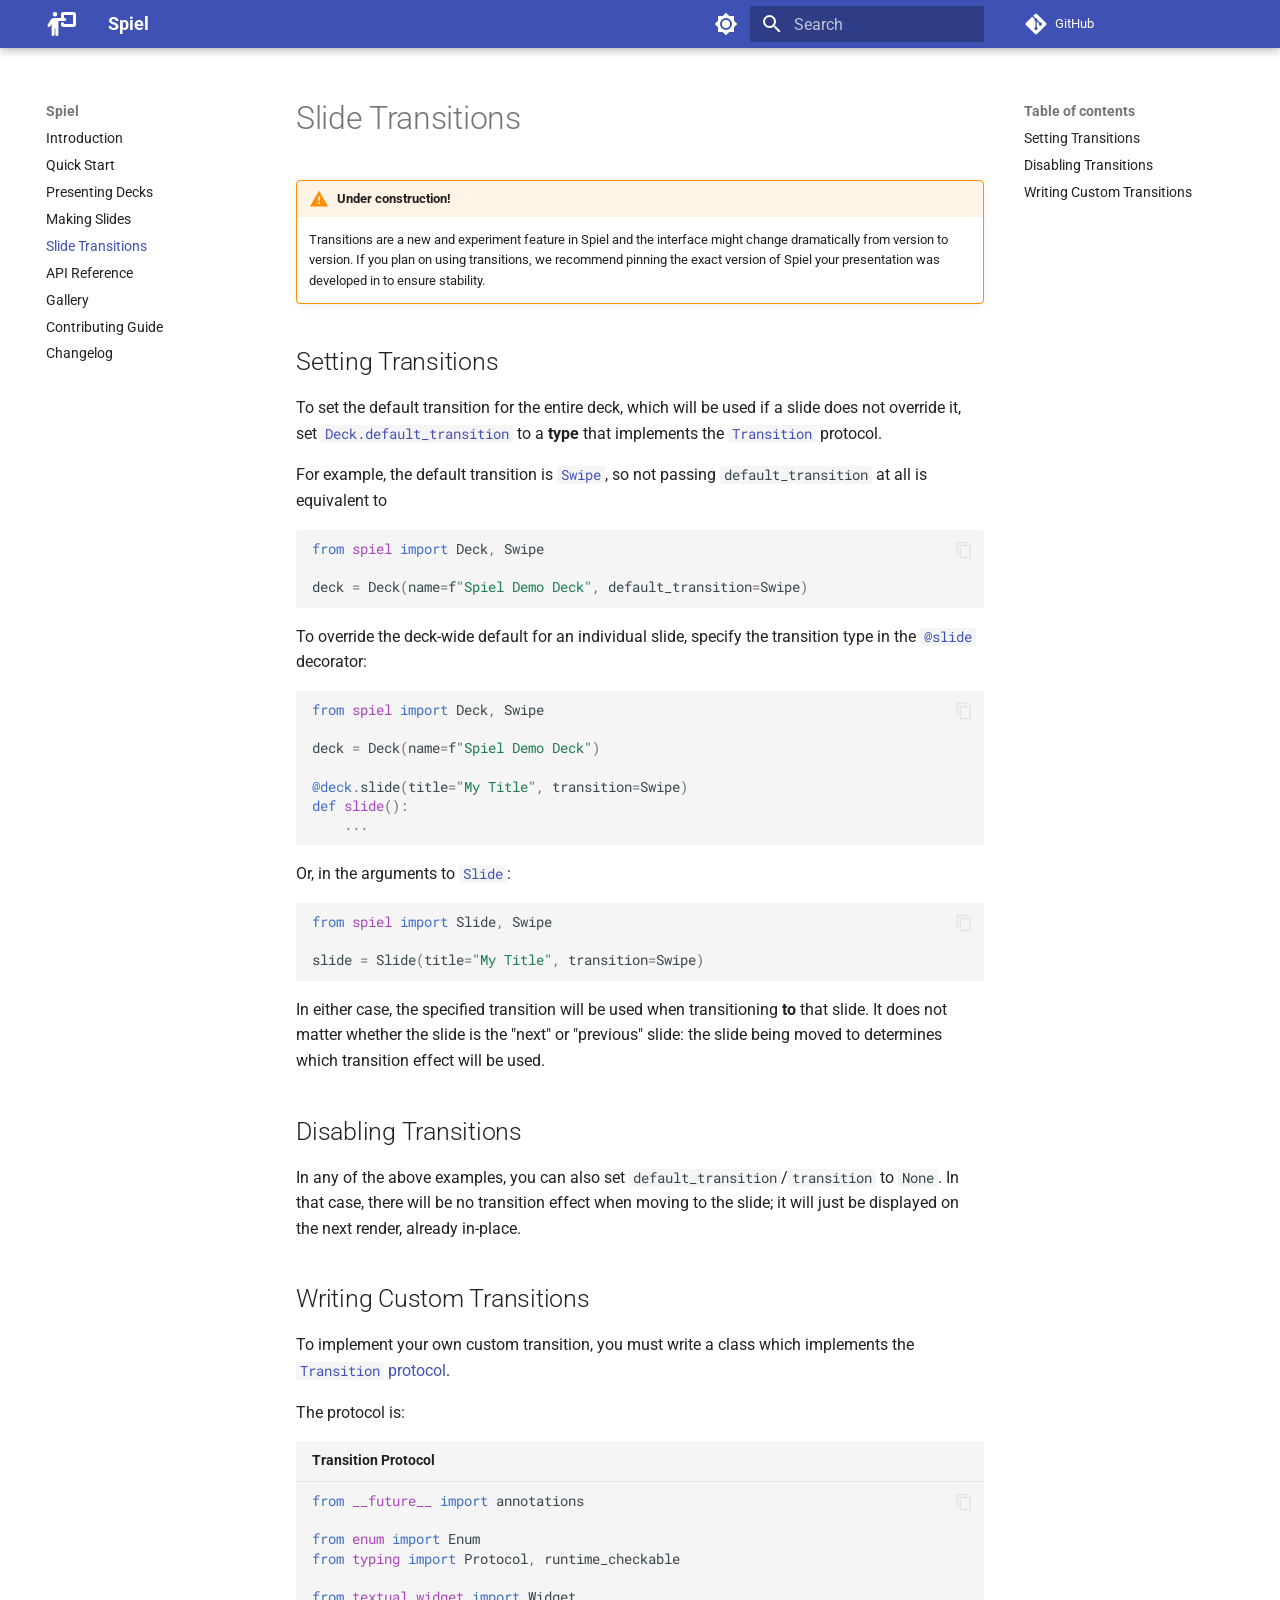
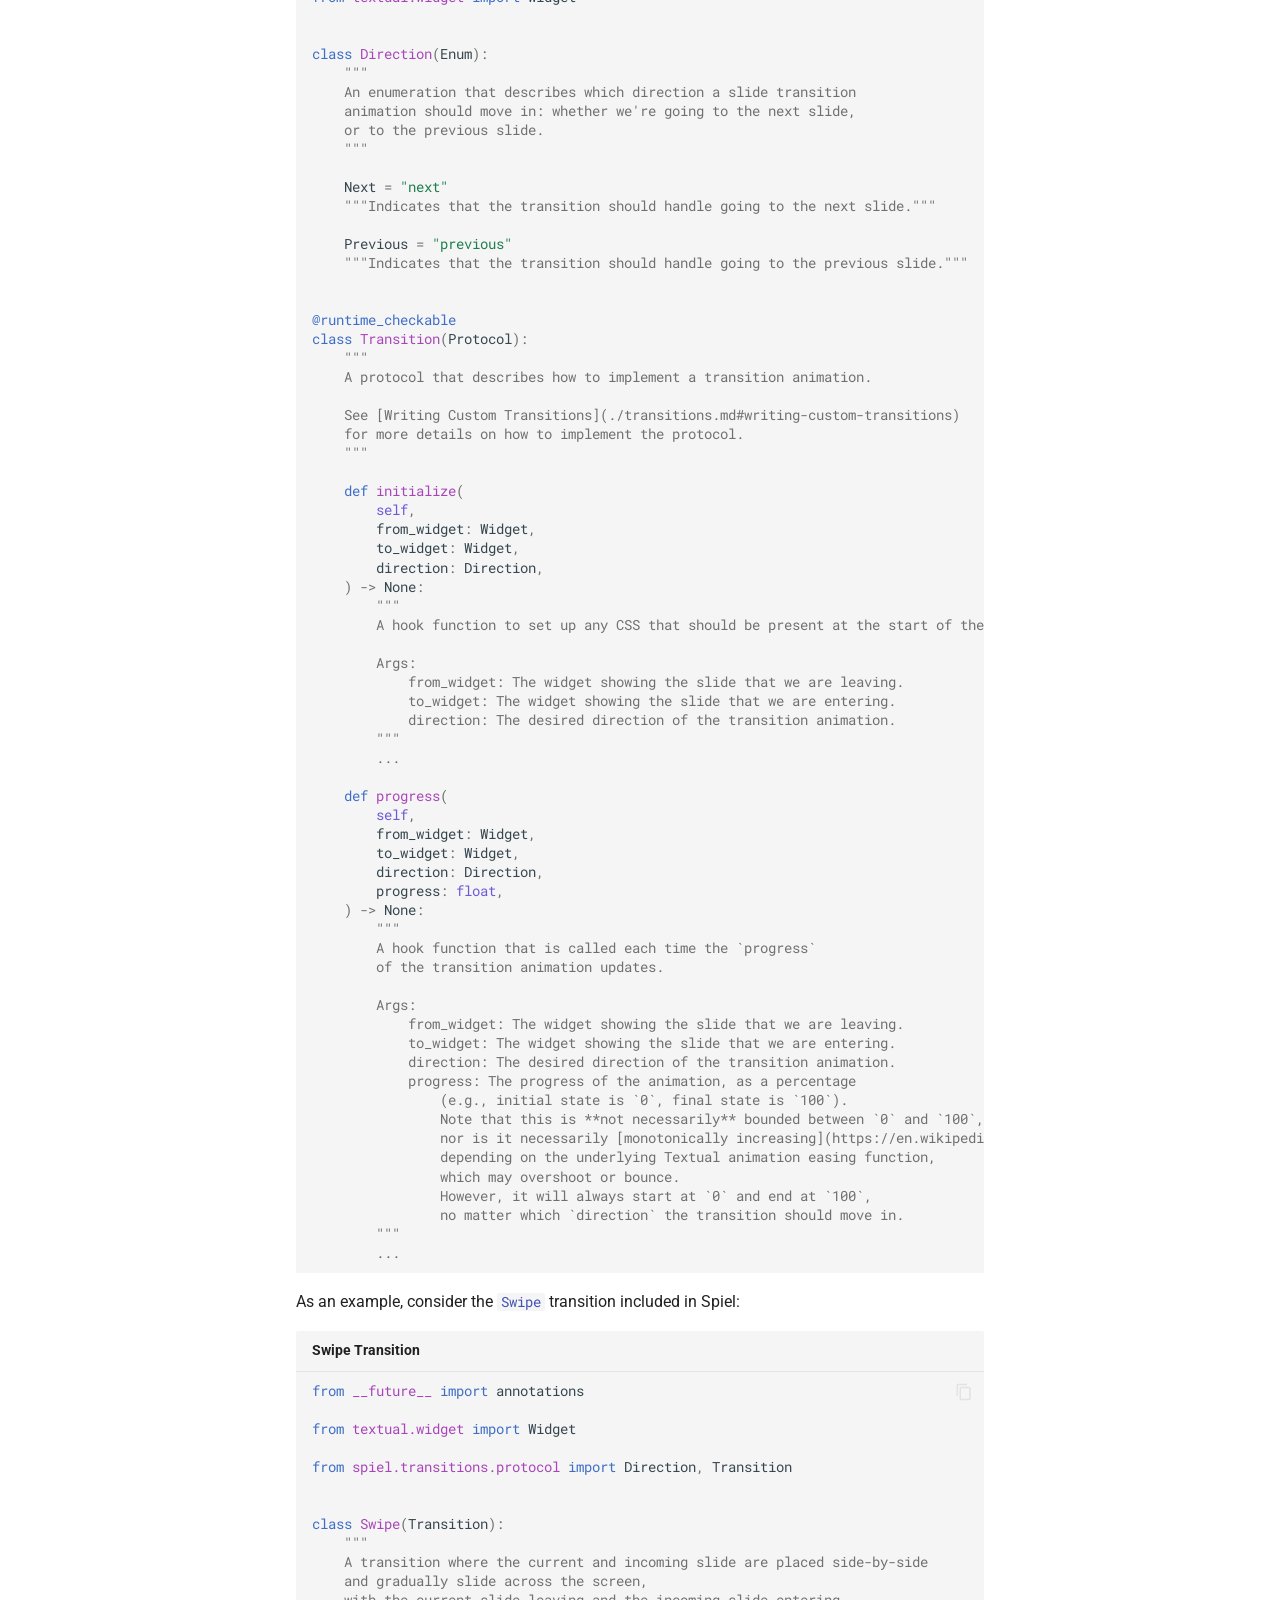
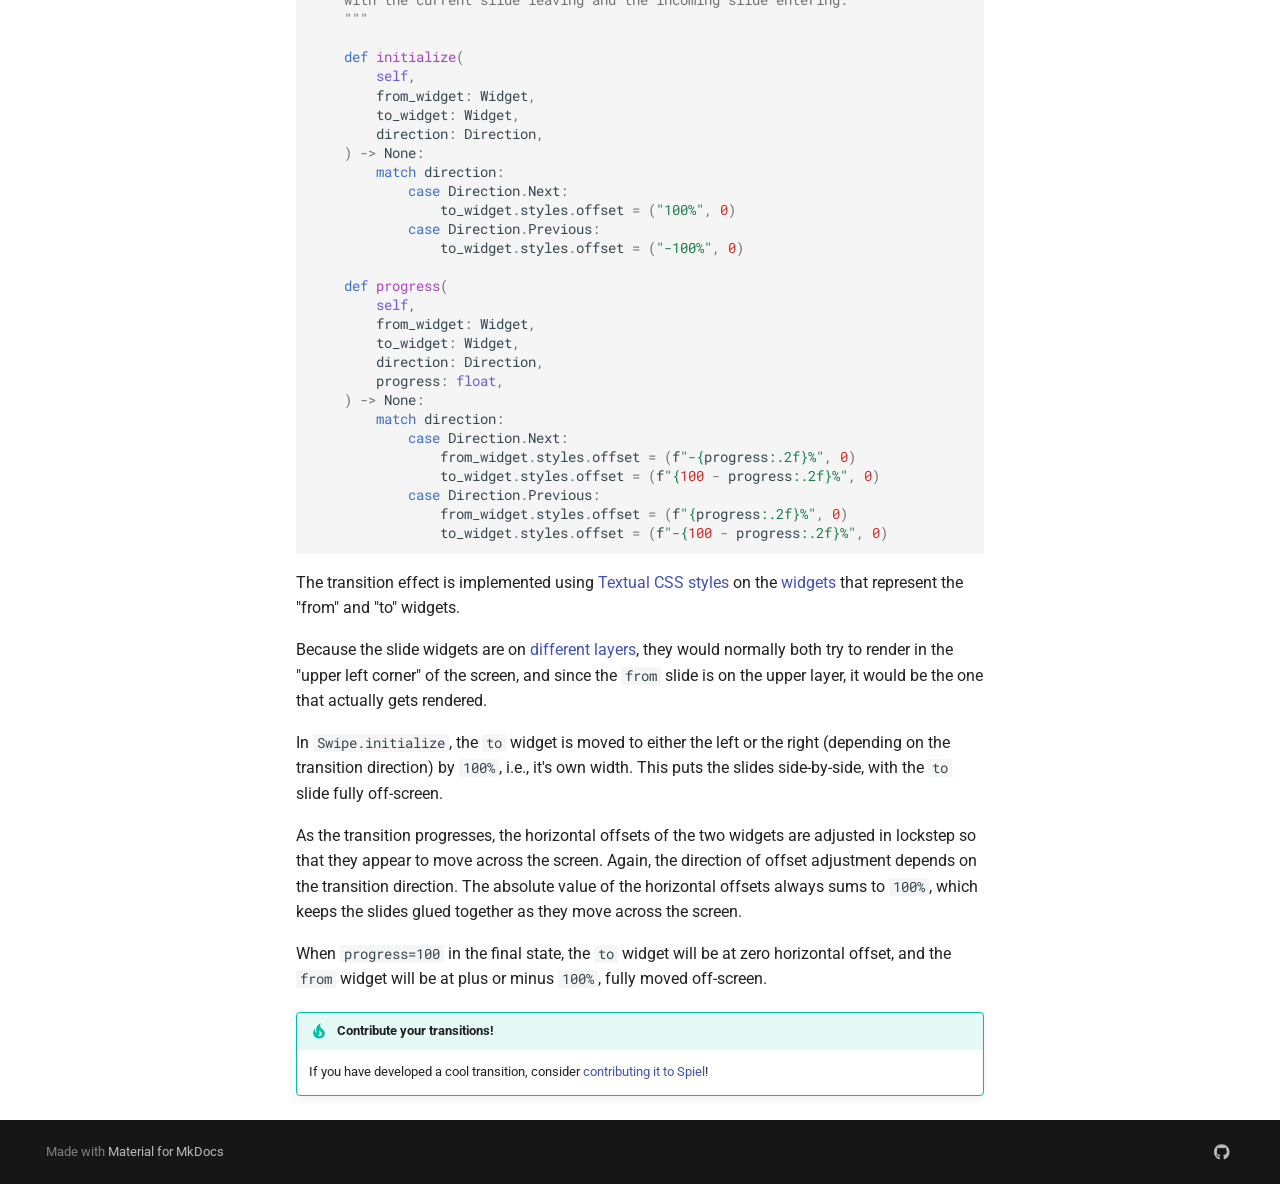
<file: transitions/index.html>
<!doctype html>
<html lang="en" class="no-js">
  <head>
    
      <meta charset="utf-8">
      <meta name="viewport" content="width=device-width,initial-scale=1">
      
      
      
        <link rel="canonical" href="https://www.spiel.how/transitions/">
      
      
        <link rel="prev" href="../slides/">
      
      
        <link rel="next" href="../api/">
      
      
      <link rel="icon" href="../assets/favicon.png">
      <meta name="generator" content="mkdocs-1.5.3, mkdocs-material-9.4.4">
    
    
      
        <title>Slide Transitions - Spiel</title>
      
    
    
      <link rel="stylesheet" href="../assets/stylesheets/main.bd3936ea.min.css">
      
        
        <link rel="stylesheet" href="../assets/stylesheets/palette.356b1318.min.css">
      
      


    
    
      
    
    
      
        
        
        <link rel="preconnect" href="https://fonts.gstatic.com" crossorigin>
        <link rel="stylesheet" href="https://fonts.googleapis.com/css?family=Roboto:300,300i,400,400i,700,700i%7CRoboto+Mono:400,400i,700,700i&display=fallback">
        <style>:root{--md-text-font:"Roboto";--md-code-font:"Roboto Mono"}</style>
      
    
    
      <link rel="stylesheet" href="../assets/_mkdocstrings.css">
    
      <link rel="stylesheet" href="../assets/style.css">
    
    <script>__md_scope=new URL("..",location),__md_hash=e=>[...e].reduce((e,_)=>(e<<5)-e+_.charCodeAt(0),0),__md_get=(e,_=localStorage,t=__md_scope)=>JSON.parse(_.getItem(t.pathname+"."+e)),__md_set=(e,_,t=localStorage,a=__md_scope)=>{try{t.setItem(a.pathname+"."+e,JSON.stringify(_))}catch(e){}}</script>
    
      

    
    
    
  </head>
  
  
    
    
      
    
    
    
    
    <body dir="ltr" data-md-color-scheme="default" data-md-color-primary="indigo" data-md-color-accent="indigo">
  
    
    
      <script>var palette=__md_get("__palette");if(palette&&"object"==typeof palette.color)for(var key of Object.keys(palette.color))document.body.setAttribute("data-md-color-"+key,palette.color[key])</script>
    
    <input class="md-toggle" data-md-toggle="drawer" type="checkbox" id="__drawer" autocomplete="off">
    <input class="md-toggle" data-md-toggle="search" type="checkbox" id="__search" autocomplete="off">
    <label class="md-overlay" for="__drawer"></label>
    <div data-md-component="skip">
      
        
        <a href="#slide-transitions" class="md-skip">
          Skip to content
        </a>
      
    </div>
    <div data-md-component="announce">
      
    </div>
    
    
      

  

<header class="md-header md-header--shadow" data-md-component="header">
  <nav class="md-header__inner md-grid" aria-label="Header">
    <a href=".." title="Spiel" class="md-header__button md-logo" aria-label="Spiel" data-md-component="logo">
      
  
  <svg xmlns="http://www.w3.org/2000/svg" viewBox="0 0 640 512"><!--! Font Awesome Free 6.4.2 by @fontawesome - https://fontawesome.com License - https://fontawesome.com/license/free (Icons: CC BY 4.0, Fonts: SIL OFL 1.1, Code: MIT License) Copyright 2023 Fonticons, Inc.--><path d="M192 96a48 48 0 1 0 0-96 48 48 0 1 0 0 96zm-8 384V352h16v128c0 17.7 14.3 32 32 32s32-14.3 32-32V192h136c17.7 0 32-14.3 32-32s-14.3-32-32-32h-16V64h192v192H384v-32h-64v48c0 26.5 21.5 48 48 48h224c26.5 0 48-21.5 48-48V48c0-26.5-21.5-48-48-48H368c-26.5 0-48 21.5-48 48v80H177.1c-33.7 0-64.9 17.7-82.3 46.6l-58.3 97c-9.1 15.1-4.2 34.8 10.9 43.9s34.8 4.2 43.9-10.9l28.7-47.7V480c0 17.7 14.3 32 32 32s32-14.3 32-32z"/></svg>

    </a>
    <label class="md-header__button md-icon" for="__drawer">
      
      <svg xmlns="http://www.w3.org/2000/svg" viewBox="0 0 24 24"><path d="M3 6h18v2H3V6m0 5h18v2H3v-2m0 5h18v2H3v-2Z"/></svg>
    </label>
    <div class="md-header__title" data-md-component="header-title">
      <div class="md-header__ellipsis">
        <div class="md-header__topic">
          <span class="md-ellipsis">
            Spiel
          </span>
        </div>
        <div class="md-header__topic" data-md-component="header-topic">
          <span class="md-ellipsis">
            
              Slide Transitions
            
          </span>
        </div>
      </div>
    </div>
    
      
        <form class="md-header__option" data-md-component="palette">
  
    
    
    
    <input class="md-option" data-md-color-media="(prefers-color-scheme: light)" data-md-color-scheme="default" data-md-color-primary="indigo" data-md-color-accent="indigo"  aria-label="Switch to dark mode"  type="radio" name="__palette" id="__palette_1">
    
      <label class="md-header__button md-icon" title="Switch to dark mode" for="__palette_2" hidden>
        <svg xmlns="http://www.w3.org/2000/svg" viewBox="0 0 24 24"><path d="M12 8a4 4 0 0 0-4 4 4 4 0 0 0 4 4 4 4 0 0 0 4-4 4 4 0 0 0-4-4m0 10a6 6 0 0 1-6-6 6 6 0 0 1 6-6 6 6 0 0 1 6 6 6 6 0 0 1-6 6m8-9.31V4h-4.69L12 .69 8.69 4H4v4.69L.69 12 4 15.31V20h4.69L12 23.31 15.31 20H20v-4.69L23.31 12 20 8.69Z"/></svg>
      </label>
    
  
    
    
    
    <input class="md-option" data-md-color-media="(prefers-color-scheme: dark)" data-md-color-scheme="slate" data-md-color-primary="indigo" data-md-color-accent="indigo"  aria-label="Switch to light mode"  type="radio" name="__palette" id="__palette_2">
    
      <label class="md-header__button md-icon" title="Switch to light mode" for="__palette_1" hidden>
        <svg xmlns="http://www.w3.org/2000/svg" viewBox="0 0 24 24"><path d="M12 18c-.89 0-1.74-.2-2.5-.55C11.56 16.5 13 14.42 13 12c0-2.42-1.44-4.5-3.5-5.45C10.26 6.2 11.11 6 12 6a6 6 0 0 1 6 6 6 6 0 0 1-6 6m8-9.31V4h-4.69L12 .69 8.69 4H4v4.69L.69 12 4 15.31V20h4.69L12 23.31 15.31 20H20v-4.69L23.31 12 20 8.69Z"/></svg>
      </label>
    
  
</form>
      
    
    
    
      <label class="md-header__button md-icon" for="__search">
        
        <svg xmlns="http://www.w3.org/2000/svg" viewBox="0 0 24 24"><path d="M9.5 3A6.5 6.5 0 0 1 16 9.5c0 1.61-.59 3.09-1.56 4.23l.27.27h.79l5 5-1.5 1.5-5-5v-.79l-.27-.27A6.516 6.516 0 0 1 9.5 16 6.5 6.5 0 0 1 3 9.5 6.5 6.5 0 0 1 9.5 3m0 2C7 5 5 7 5 9.5S7 14 9.5 14 14 12 14 9.5 12 5 9.5 5Z"/></svg>
      </label>
      <div class="md-search" data-md-component="search" role="dialog">
  <label class="md-search__overlay" for="__search"></label>
  <div class="md-search__inner" role="search">
    <form class="md-search__form" name="search">
      <input type="text" class="md-search__input" name="query" aria-label="Search" placeholder="Search" autocapitalize="off" autocorrect="off" autocomplete="off" spellcheck="false" data-md-component="search-query" required>
      <label class="md-search__icon md-icon" for="__search">
        
        <svg xmlns="http://www.w3.org/2000/svg" viewBox="0 0 24 24"><path d="M9.5 3A6.5 6.5 0 0 1 16 9.5c0 1.61-.59 3.09-1.56 4.23l.27.27h.79l5 5-1.5 1.5-5-5v-.79l-.27-.27A6.516 6.516 0 0 1 9.5 16 6.5 6.5 0 0 1 3 9.5 6.5 6.5 0 0 1 9.5 3m0 2C7 5 5 7 5 9.5S7 14 9.5 14 14 12 14 9.5 12 5 9.5 5Z"/></svg>
        
        <svg xmlns="http://www.w3.org/2000/svg" viewBox="0 0 24 24"><path d="M20 11v2H8l5.5 5.5-1.42 1.42L4.16 12l7.92-7.92L13.5 5.5 8 11h12Z"/></svg>
      </label>
      <nav class="md-search__options" aria-label="Search">
        
        <button type="reset" class="md-search__icon md-icon" title="Clear" aria-label="Clear" tabindex="-1">
          
          <svg xmlns="http://www.w3.org/2000/svg" viewBox="0 0 24 24"><path d="M19 6.41 17.59 5 12 10.59 6.41 5 5 6.41 10.59 12 5 17.59 6.41 19 12 13.41 17.59 19 19 17.59 13.41 12 19 6.41Z"/></svg>
        </button>
      </nav>
      
    </form>
    <div class="md-search__output">
      <div class="md-search__scrollwrap" data-md-scrollfix>
        <div class="md-search-result" data-md-component="search-result">
          <div class="md-search-result__meta">
            Initializing search
          </div>
          <ol class="md-search-result__list" role="presentation"></ol>
        </div>
      </div>
    </div>
  </div>
</div>
    
    
      <div class="md-header__source">
        <a href="https://github.com/JoshKarpel/spiel" title="Go to repository" class="md-source" data-md-component="source">
  <div class="md-source__icon md-icon">
    
    <svg xmlns="http://www.w3.org/2000/svg" viewBox="0 0 448 512"><!--! Font Awesome Free 6.4.2 by @fontawesome - https://fontawesome.com License - https://fontawesome.com/license/free (Icons: CC BY 4.0, Fonts: SIL OFL 1.1, Code: MIT License) Copyright 2023 Fonticons, Inc.--><path d="M439.55 236.05 244 40.45a28.87 28.87 0 0 0-40.81 0l-40.66 40.63 51.52 51.52c27.06-9.14 52.68 16.77 43.39 43.68l49.66 49.66c34.23-11.8 61.18 31 35.47 56.69-26.49 26.49-70.21-2.87-56-37.34L240.22 199v121.85c25.3 12.54 22.26 41.85 9.08 55a34.34 34.34 0 0 1-48.55 0c-17.57-17.6-11.07-46.91 11.25-56v-123c-20.8-8.51-24.6-30.74-18.64-45L142.57 101 8.45 235.14a28.86 28.86 0 0 0 0 40.81l195.61 195.6a28.86 28.86 0 0 0 40.8 0l194.69-194.69a28.86 28.86 0 0 0 0-40.81z"/></svg>
  </div>
  <div class="md-source__repository">
    GitHub
  </div>
</a>
      </div>
    
  </nav>
  
</header>
    
    <div class="md-container" data-md-component="container">
      
      
        
          
        
      
      <main class="md-main" data-md-component="main">
        <div class="md-main__inner md-grid">
          
            
              
              <div class="md-sidebar md-sidebar--primary" data-md-component="sidebar" data-md-type="navigation" >
                <div class="md-sidebar__scrollwrap">
                  <div class="md-sidebar__inner">
                    



<nav class="md-nav md-nav--primary" aria-label="Navigation" data-md-level="0">
  <label class="md-nav__title" for="__drawer">
    <a href=".." title="Spiel" class="md-nav__button md-logo" aria-label="Spiel" data-md-component="logo">
      
  
  <svg xmlns="http://www.w3.org/2000/svg" viewBox="0 0 640 512"><!--! Font Awesome Free 6.4.2 by @fontawesome - https://fontawesome.com License - https://fontawesome.com/license/free (Icons: CC BY 4.0, Fonts: SIL OFL 1.1, Code: MIT License) Copyright 2023 Fonticons, Inc.--><path d="M192 96a48 48 0 1 0 0-96 48 48 0 1 0 0 96zm-8 384V352h16v128c0 17.7 14.3 32 32 32s32-14.3 32-32V192h136c17.7 0 32-14.3 32-32s-14.3-32-32-32h-16V64h192v192H384v-32h-64v48c0 26.5 21.5 48 48 48h224c26.5 0 48-21.5 48-48V48c0-26.5-21.5-48-48-48H368c-26.5 0-48 21.5-48 48v80H177.1c-33.7 0-64.9 17.7-82.3 46.6l-58.3 97c-9.1 15.1-4.2 34.8 10.9 43.9s34.8 4.2 43.9-10.9l28.7-47.7V480c0 17.7 14.3 32 32 32s32-14.3 32-32z"/></svg>

    </a>
    Spiel
  </label>
  
    <div class="md-nav__source">
      <a href="https://github.com/JoshKarpel/spiel" title="Go to repository" class="md-source" data-md-component="source">
  <div class="md-source__icon md-icon">
    
    <svg xmlns="http://www.w3.org/2000/svg" viewBox="0 0 448 512"><!--! Font Awesome Free 6.4.2 by @fontawesome - https://fontawesome.com License - https://fontawesome.com/license/free (Icons: CC BY 4.0, Fonts: SIL OFL 1.1, Code: MIT License) Copyright 2023 Fonticons, Inc.--><path d="M439.55 236.05 244 40.45a28.87 28.87 0 0 0-40.81 0l-40.66 40.63 51.52 51.52c27.06-9.14 52.68 16.77 43.39 43.68l49.66 49.66c34.23-11.8 61.18 31 35.47 56.69-26.49 26.49-70.21-2.87-56-37.34L240.22 199v121.85c25.3 12.54 22.26 41.85 9.08 55a34.34 34.34 0 0 1-48.55 0c-17.57-17.6-11.07-46.91 11.25-56v-123c-20.8-8.51-24.6-30.74-18.64-45L142.57 101 8.45 235.14a28.86 28.86 0 0 0 0 40.81l195.61 195.6a28.86 28.86 0 0 0 40.8 0l194.69-194.69a28.86 28.86 0 0 0 0-40.81z"/></svg>
  </div>
  <div class="md-source__repository">
    GitHub
  </div>
</a>
    </div>
  
  <ul class="md-nav__list" data-md-scrollfix>
    
      
      
  
  
  
    <li class="md-nav__item">
      <a href=".." class="md-nav__link">
        
  
  <span class="md-ellipsis">
    Introduction
  </span>
  

      </a>
    </li>
  

    
      
      
  
  
  
    <li class="md-nav__item">
      <a href="../quickstart/" class="md-nav__link">
        
  
  <span class="md-ellipsis">
    Quick Start
  </span>
  

      </a>
    </li>
  

    
      
      
  
  
  
    <li class="md-nav__item">
      <a href="../presenting/" class="md-nav__link">
        
  
  <span class="md-ellipsis">
    Presenting Decks
  </span>
  

      </a>
    </li>
  

    
      
      
  
  
  
    <li class="md-nav__item">
      <a href="../slides/" class="md-nav__link">
        
  
  <span class="md-ellipsis">
    Making Slides
  </span>
  

      </a>
    </li>
  

    
      
      
  
  
    
  
  
    <li class="md-nav__item md-nav__item--active">
      
      <input class="md-nav__toggle md-toggle" type="checkbox" id="__toc">
      
      
        
      
      
        <label class="md-nav__link md-nav__link--active" for="__toc">
          
  
  <span class="md-ellipsis">
    Slide Transitions
  </span>
  

          <span class="md-nav__icon md-icon"></span>
        </label>
      
      <a href="./" class="md-nav__link md-nav__link--active">
        
  
  <span class="md-ellipsis">
    Slide Transitions
  </span>
  

      </a>
      
        

<nav class="md-nav md-nav--secondary" aria-label="Table of contents">
  
  
  
    
  
  
    <label class="md-nav__title" for="__toc">
      <span class="md-nav__icon md-icon"></span>
      Table of contents
    </label>
    <ul class="md-nav__list" data-md-component="toc" data-md-scrollfix>
      
        <li class="md-nav__item">
  <a href="#setting-transitions" class="md-nav__link">
    Setting Transitions
  </a>
  
</li>
      
        <li class="md-nav__item">
  <a href="#disabling-transitions" class="md-nav__link">
    Disabling Transitions
  </a>
  
</li>
      
        <li class="md-nav__item">
  <a href="#writing-custom-transitions" class="md-nav__link">
    Writing Custom Transitions
  </a>
  
</li>
      
    </ul>
  
</nav>
      
    </li>
  

    
      
      
  
  
  
    <li class="md-nav__item">
      <a href="../api/" class="md-nav__link">
        
  
  <span class="md-ellipsis">
    API Reference
  </span>
  

      </a>
    </li>
  

    
      
      
  
  
  
    <li class="md-nav__item">
      <a href="../gallery/" class="md-nav__link">
        
  
  <span class="md-ellipsis">
    Gallery
  </span>
  

      </a>
    </li>
  

    
      
      
  
  
  
    <li class="md-nav__item">
      <a href="../contributing/" class="md-nav__link">
        
  
  <span class="md-ellipsis">
    Contributing Guide
  </span>
  

      </a>
    </li>
  

    
      
      
  
  
  
    <li class="md-nav__item">
      <a href="../changelog/" class="md-nav__link">
        
  
  <span class="md-ellipsis">
    Changelog
  </span>
  

      </a>
    </li>
  

    
  </ul>
</nav>
                  </div>
                </div>
              </div>
            
            
              
              <div class="md-sidebar md-sidebar--secondary" data-md-component="sidebar" data-md-type="toc" >
                <div class="md-sidebar__scrollwrap">
                  <div class="md-sidebar__inner">
                    

<nav class="md-nav md-nav--secondary" aria-label="Table of contents">
  
  
  
    
  
  
    <label class="md-nav__title" for="__toc">
      <span class="md-nav__icon md-icon"></span>
      Table of contents
    </label>
    <ul class="md-nav__list" data-md-component="toc" data-md-scrollfix>
      
        <li class="md-nav__item">
  <a href="#setting-transitions" class="md-nav__link">
    Setting Transitions
  </a>
  
</li>
      
        <li class="md-nav__item">
  <a href="#disabling-transitions" class="md-nav__link">
    Disabling Transitions
  </a>
  
</li>
      
        <li class="md-nav__item">
  <a href="#writing-custom-transitions" class="md-nav__link">
    Writing Custom Transitions
  </a>
  
</li>
      
    </ul>
  
</nav>
                  </div>
                </div>
              </div>
            
          
          
            <div class="md-content" data-md-component="content">
              <article class="md-content__inner md-typeset">
                
                  

  
  


<h1 id="slide-transitions">Slide Transitions</h1>
<div class="admonition warning">
<p class="admonition-title">Under construction!</p>
<p>Transitions are a new and experiment feature in Spiel
and the interface might change dramatically from version to version.
If you plan on using transitions, we recommend pinning the
exact version of Spiel your presentation was developed in to ensure stability.</p>
</div>
<h2 id="setting-transitions">Setting Transitions</h2>
<p>To set the default transition for the entire deck,
which will be used if a slide does not override it,
set <a class="autorefs autorefs-internal" href="../api/#spiel.Deck.default_transition"><code>Deck.default_transition</code></a> to
a <strong>type</strong> that implements the <a class="autorefs autorefs-internal" href="../api/#spiel.Transition"><code>Transition</code></a>
protocol.</p>
<p>For example, the default transition is <a class="autorefs autorefs-internal" href="../api/#spiel.Swipe"><code>Swipe</code></a>,
so not passing <code>default_transition</code> at all is equivalent to</p>
<div class="highlight"><pre><span></span><code><a id="__codelineno-0-1" name="__codelineno-0-1" href="#__codelineno-0-1"></a><span class="kn">from</span> <span class="nn">spiel</span> <span class="kn">import</span> <span class="n">Deck</span><span class="p">,</span> <span class="n">Swipe</span>
<a id="__codelineno-0-2" name="__codelineno-0-2" href="#__codelineno-0-2"></a>
<a id="__codelineno-0-3" name="__codelineno-0-3" href="#__codelineno-0-3"></a><span class="n">deck</span> <span class="o">=</span> <span class="n">Deck</span><span class="p">(</span><span class="n">name</span><span class="o">=</span><span class="sa">f</span><span class="s2">&quot;Spiel Demo Deck&quot;</span><span class="p">,</span> <span class="n">default_transition</span><span class="o">=</span><span class="n">Swipe</span><span class="p">)</span>
</code></pre></div>
<p>To override the deck-wide default for an individual slide,
specify the transition type in the <a class="autorefs autorefs-internal" href="../api/#spiel.Deck.slide"><code>@slide</code></a> decorator:</p>
<div class="highlight"><pre><span></span><code><a id="__codelineno-1-1" name="__codelineno-1-1" href="#__codelineno-1-1"></a><span class="kn">from</span> <span class="nn">spiel</span> <span class="kn">import</span> <span class="n">Deck</span><span class="p">,</span> <span class="n">Swipe</span>
<a id="__codelineno-1-2" name="__codelineno-1-2" href="#__codelineno-1-2"></a>
<a id="__codelineno-1-3" name="__codelineno-1-3" href="#__codelineno-1-3"></a><span class="n">deck</span> <span class="o">=</span> <span class="n">Deck</span><span class="p">(</span><span class="n">name</span><span class="o">=</span><span class="sa">f</span><span class="s2">&quot;Spiel Demo Deck&quot;</span><span class="p">)</span>
<a id="__codelineno-1-4" name="__codelineno-1-4" href="#__codelineno-1-4"></a>
<a id="__codelineno-1-5" name="__codelineno-1-5" href="#__codelineno-1-5"></a><span class="nd">@deck</span><span class="o">.</span><span class="n">slide</span><span class="p">(</span><span class="n">title</span><span class="o">=</span><span class="s2">&quot;My Title&quot;</span><span class="p">,</span> <span class="n">transition</span><span class="o">=</span><span class="n">Swipe</span><span class="p">)</span>
<a id="__codelineno-1-6" name="__codelineno-1-6" href="#__codelineno-1-6"></a><span class="k">def</span> <span class="nf">slide</span><span class="p">():</span>
<a id="__codelineno-1-7" name="__codelineno-1-7" href="#__codelineno-1-7"></a>    <span class="o">...</span>
</code></pre></div>
<p>Or, in the arguments to <a class="autorefs autorefs-internal" href="../api/#spiel.Slide"><code>Slide</code></a>:</p>
<div class="highlight"><pre><span></span><code><a id="__codelineno-2-1" name="__codelineno-2-1" href="#__codelineno-2-1"></a><span class="kn">from</span> <span class="nn">spiel</span> <span class="kn">import</span> <span class="n">Slide</span><span class="p">,</span> <span class="n">Swipe</span>
<a id="__codelineno-2-2" name="__codelineno-2-2" href="#__codelineno-2-2"></a>
<a id="__codelineno-2-3" name="__codelineno-2-3" href="#__codelineno-2-3"></a><span class="n">slide</span> <span class="o">=</span> <span class="n">Slide</span><span class="p">(</span><span class="n">title</span><span class="o">=</span><span class="s2">&quot;My Title&quot;</span><span class="p">,</span> <span class="n">transition</span><span class="o">=</span><span class="n">Swipe</span><span class="p">)</span>
</code></pre></div>
<p>In either case, the specified transition will be used when
transitioning <strong>to</strong> that slide.
It does not matter whether the slide is the "next" or "previous"
slide: the slide being moved to determines which transition
effect will be used.</p>
<h2 id="disabling-transitions">Disabling Transitions</h2>
<p>In any of the above examples, you can also set <code>default_transition</code>/<code>transition</code> to <code>None</code>.
In that case, there will be no transition effect when moving to the slide;
it will just be displayed on the next render, already in-place.</p>
<h2 id="writing-custom-transitions">Writing Custom Transitions</h2>
<p>To implement your own custom transition, you must write a class which implements
the <a class="autorefs autorefs-internal" href="../api/#spiel.Transition"><code>Transition</code></a> <a href="https://docs.python.org/3/library/typing.html#typing.Protocol">protocol</a>.</p>
<p>The protocol is:</p>
<div class="highlight"><span class="filename">Transition Protocol</span><pre><span></span><code><a id="__codelineno-3-1" name="__codelineno-3-1" href="#__codelineno-3-1"></a><span class="kn">from</span> <span class="nn">__future__</span> <span class="kn">import</span> <span class="n">annotations</span>
<a id="__codelineno-3-2" name="__codelineno-3-2" href="#__codelineno-3-2"></a>
<a id="__codelineno-3-3" name="__codelineno-3-3" href="#__codelineno-3-3"></a><span class="kn">from</span> <span class="nn">enum</span> <span class="kn">import</span> <span class="n">Enum</span>
<a id="__codelineno-3-4" name="__codelineno-3-4" href="#__codelineno-3-4"></a><span class="kn">from</span> <span class="nn">typing</span> <span class="kn">import</span> <span class="n">Protocol</span><span class="p">,</span> <span class="n">runtime_checkable</span>
<a id="__codelineno-3-5" name="__codelineno-3-5" href="#__codelineno-3-5"></a>
<a id="__codelineno-3-6" name="__codelineno-3-6" href="#__codelineno-3-6"></a><span class="kn">from</span> <span class="nn">textual.widget</span> <span class="kn">import</span> <span class="n">Widget</span>
<a id="__codelineno-3-7" name="__codelineno-3-7" href="#__codelineno-3-7"></a>
<a id="__codelineno-3-8" name="__codelineno-3-8" href="#__codelineno-3-8"></a>
<a id="__codelineno-3-9" name="__codelineno-3-9" href="#__codelineno-3-9"></a><span class="k">class</span> <span class="nc">Direction</span><span class="p">(</span><span class="n">Enum</span><span class="p">):</span>
<a id="__codelineno-3-10" name="__codelineno-3-10" href="#__codelineno-3-10"></a><span class="w">    </span><span class="sd">&quot;&quot;&quot;</span>
<a id="__codelineno-3-11" name="__codelineno-3-11" href="#__codelineno-3-11"></a><span class="sd">    An enumeration that describes which direction a slide transition</span>
<a id="__codelineno-3-12" name="__codelineno-3-12" href="#__codelineno-3-12"></a><span class="sd">    animation should move in: whether we&#39;re going to the next slide,</span>
<a id="__codelineno-3-13" name="__codelineno-3-13" href="#__codelineno-3-13"></a><span class="sd">    or to the previous slide.</span>
<a id="__codelineno-3-14" name="__codelineno-3-14" href="#__codelineno-3-14"></a><span class="sd">    &quot;&quot;&quot;</span>
<a id="__codelineno-3-15" name="__codelineno-3-15" href="#__codelineno-3-15"></a>
<a id="__codelineno-3-16" name="__codelineno-3-16" href="#__codelineno-3-16"></a>    <span class="n">Next</span> <span class="o">=</span> <span class="s2">&quot;next&quot;</span>
<a id="__codelineno-3-17" name="__codelineno-3-17" href="#__codelineno-3-17"></a><span class="w">    </span><span class="sd">&quot;&quot;&quot;Indicates that the transition should handle going to the next slide.&quot;&quot;&quot;</span>
<a id="__codelineno-3-18" name="__codelineno-3-18" href="#__codelineno-3-18"></a>
<a id="__codelineno-3-19" name="__codelineno-3-19" href="#__codelineno-3-19"></a>    <span class="n">Previous</span> <span class="o">=</span> <span class="s2">&quot;previous&quot;</span>
<a id="__codelineno-3-20" name="__codelineno-3-20" href="#__codelineno-3-20"></a><span class="w">    </span><span class="sd">&quot;&quot;&quot;Indicates that the transition should handle going to the previous slide.&quot;&quot;&quot;</span>
<a id="__codelineno-3-21" name="__codelineno-3-21" href="#__codelineno-3-21"></a>
<a id="__codelineno-3-22" name="__codelineno-3-22" href="#__codelineno-3-22"></a>
<a id="__codelineno-3-23" name="__codelineno-3-23" href="#__codelineno-3-23"></a><span class="nd">@runtime_checkable</span>
<a id="__codelineno-3-24" name="__codelineno-3-24" href="#__codelineno-3-24"></a><span class="k">class</span> <span class="nc">Transition</span><span class="p">(</span><span class="n">Protocol</span><span class="p">):</span>
<a id="__codelineno-3-25" name="__codelineno-3-25" href="#__codelineno-3-25"></a><span class="w">    </span><span class="sd">&quot;&quot;&quot;</span>
<a id="__codelineno-3-26" name="__codelineno-3-26" href="#__codelineno-3-26"></a><span class="sd">    A protocol that describes how to implement a transition animation.</span>
<a id="__codelineno-3-27" name="__codelineno-3-27" href="#__codelineno-3-27"></a>
<a id="__codelineno-3-28" name="__codelineno-3-28" href="#__codelineno-3-28"></a><span class="sd">    See [Writing Custom Transitions](./transitions.md#writing-custom-transitions)</span>
<a id="__codelineno-3-29" name="__codelineno-3-29" href="#__codelineno-3-29"></a><span class="sd">    for more details on how to implement the protocol.</span>
<a id="__codelineno-3-30" name="__codelineno-3-30" href="#__codelineno-3-30"></a><span class="sd">    &quot;&quot;&quot;</span>
<a id="__codelineno-3-31" name="__codelineno-3-31" href="#__codelineno-3-31"></a>
<a id="__codelineno-3-32" name="__codelineno-3-32" href="#__codelineno-3-32"></a>    <span class="k">def</span> <span class="nf">initialize</span><span class="p">(</span>
<a id="__codelineno-3-33" name="__codelineno-3-33" href="#__codelineno-3-33"></a>        <span class="bp">self</span><span class="p">,</span>
<a id="__codelineno-3-34" name="__codelineno-3-34" href="#__codelineno-3-34"></a>        <span class="n">from_widget</span><span class="p">:</span> <span class="n">Widget</span><span class="p">,</span>
<a id="__codelineno-3-35" name="__codelineno-3-35" href="#__codelineno-3-35"></a>        <span class="n">to_widget</span><span class="p">:</span> <span class="n">Widget</span><span class="p">,</span>
<a id="__codelineno-3-36" name="__codelineno-3-36" href="#__codelineno-3-36"></a>        <span class="n">direction</span><span class="p">:</span> <span class="n">Direction</span><span class="p">,</span>
<a id="__codelineno-3-37" name="__codelineno-3-37" href="#__codelineno-3-37"></a>    <span class="p">)</span> <span class="o">-&gt;</span> <span class="kc">None</span><span class="p">:</span>
<a id="__codelineno-3-38" name="__codelineno-3-38" href="#__codelineno-3-38"></a><span class="w">        </span><span class="sd">&quot;&quot;&quot;</span>
<a id="__codelineno-3-39" name="__codelineno-3-39" href="#__codelineno-3-39"></a><span class="sd">        A hook function to set up any CSS that should be present at the start of the transition.</span>
<a id="__codelineno-3-40" name="__codelineno-3-40" href="#__codelineno-3-40"></a>
<a id="__codelineno-3-41" name="__codelineno-3-41" href="#__codelineno-3-41"></a><span class="sd">        Args:</span>
<a id="__codelineno-3-42" name="__codelineno-3-42" href="#__codelineno-3-42"></a><span class="sd">            from_widget: The widget showing the slide that we are leaving.</span>
<a id="__codelineno-3-43" name="__codelineno-3-43" href="#__codelineno-3-43"></a><span class="sd">            to_widget: The widget showing the slide that we are entering.</span>
<a id="__codelineno-3-44" name="__codelineno-3-44" href="#__codelineno-3-44"></a><span class="sd">            direction: The desired direction of the transition animation.</span>
<a id="__codelineno-3-45" name="__codelineno-3-45" href="#__codelineno-3-45"></a><span class="sd">        &quot;&quot;&quot;</span>
<a id="__codelineno-3-46" name="__codelineno-3-46" href="#__codelineno-3-46"></a>        <span class="o">...</span>
<a id="__codelineno-3-47" name="__codelineno-3-47" href="#__codelineno-3-47"></a>
<a id="__codelineno-3-48" name="__codelineno-3-48" href="#__codelineno-3-48"></a>    <span class="k">def</span> <span class="nf">progress</span><span class="p">(</span>
<a id="__codelineno-3-49" name="__codelineno-3-49" href="#__codelineno-3-49"></a>        <span class="bp">self</span><span class="p">,</span>
<a id="__codelineno-3-50" name="__codelineno-3-50" href="#__codelineno-3-50"></a>        <span class="n">from_widget</span><span class="p">:</span> <span class="n">Widget</span><span class="p">,</span>
<a id="__codelineno-3-51" name="__codelineno-3-51" href="#__codelineno-3-51"></a>        <span class="n">to_widget</span><span class="p">:</span> <span class="n">Widget</span><span class="p">,</span>
<a id="__codelineno-3-52" name="__codelineno-3-52" href="#__codelineno-3-52"></a>        <span class="n">direction</span><span class="p">:</span> <span class="n">Direction</span><span class="p">,</span>
<a id="__codelineno-3-53" name="__codelineno-3-53" href="#__codelineno-3-53"></a>        <span class="n">progress</span><span class="p">:</span> <span class="nb">float</span><span class="p">,</span>
<a id="__codelineno-3-54" name="__codelineno-3-54" href="#__codelineno-3-54"></a>    <span class="p">)</span> <span class="o">-&gt;</span> <span class="kc">None</span><span class="p">:</span>
<a id="__codelineno-3-55" name="__codelineno-3-55" href="#__codelineno-3-55"></a><span class="w">        </span><span class="sd">&quot;&quot;&quot;</span>
<a id="__codelineno-3-56" name="__codelineno-3-56" href="#__codelineno-3-56"></a><span class="sd">        A hook function that is called each time the `progress`</span>
<a id="__codelineno-3-57" name="__codelineno-3-57" href="#__codelineno-3-57"></a><span class="sd">        of the transition animation updates.</span>
<a id="__codelineno-3-58" name="__codelineno-3-58" href="#__codelineno-3-58"></a>
<a id="__codelineno-3-59" name="__codelineno-3-59" href="#__codelineno-3-59"></a><span class="sd">        Args:</span>
<a id="__codelineno-3-60" name="__codelineno-3-60" href="#__codelineno-3-60"></a><span class="sd">            from_widget: The widget showing the slide that we are leaving.</span>
<a id="__codelineno-3-61" name="__codelineno-3-61" href="#__codelineno-3-61"></a><span class="sd">            to_widget: The widget showing the slide that we are entering.</span>
<a id="__codelineno-3-62" name="__codelineno-3-62" href="#__codelineno-3-62"></a><span class="sd">            direction: The desired direction of the transition animation.</span>
<a id="__codelineno-3-63" name="__codelineno-3-63" href="#__codelineno-3-63"></a><span class="sd">            progress: The progress of the animation, as a percentage</span>
<a id="__codelineno-3-64" name="__codelineno-3-64" href="#__codelineno-3-64"></a><span class="sd">                (e.g., initial state is `0`, final state is `100`).</span>
<a id="__codelineno-3-65" name="__codelineno-3-65" href="#__codelineno-3-65"></a><span class="sd">                Note that this is **not necessarily** bounded between `0` and `100`,</span>
<a id="__codelineno-3-66" name="__codelineno-3-66" href="#__codelineno-3-66"></a><span class="sd">                nor is it necessarily [monotonically increasing](https://en.wikipedia.org/wiki/Monotonic_function),</span>
<a id="__codelineno-3-67" name="__codelineno-3-67" href="#__codelineno-3-67"></a><span class="sd">                depending on the underlying Textual animation easing function,</span>
<a id="__codelineno-3-68" name="__codelineno-3-68" href="#__codelineno-3-68"></a><span class="sd">                which may overshoot or bounce.</span>
<a id="__codelineno-3-69" name="__codelineno-3-69" href="#__codelineno-3-69"></a><span class="sd">                However, it will always start at `0` and end at `100`,</span>
<a id="__codelineno-3-70" name="__codelineno-3-70" href="#__codelineno-3-70"></a><span class="sd">                no matter which `direction` the transition should move in.</span>
<a id="__codelineno-3-71" name="__codelineno-3-71" href="#__codelineno-3-71"></a><span class="sd">        &quot;&quot;&quot;</span>
<a id="__codelineno-3-72" name="__codelineno-3-72" href="#__codelineno-3-72"></a>        <span class="o">...</span>
</code></pre></div>
<p>As an example, consider the <a class="autorefs autorefs-internal" href="../api/#spiel.Swipe"><code>Swipe</code></a> transition included in Spiel:</p>
<div class="highlight"><span class="filename">Swipe Transition</span><pre><span></span><code><a id="__codelineno-4-1" name="__codelineno-4-1" href="#__codelineno-4-1"></a><span class="kn">from</span> <span class="nn">__future__</span> <span class="kn">import</span> <span class="n">annotations</span>
<a id="__codelineno-4-2" name="__codelineno-4-2" href="#__codelineno-4-2"></a>
<a id="__codelineno-4-3" name="__codelineno-4-3" href="#__codelineno-4-3"></a><span class="kn">from</span> <span class="nn">textual.widget</span> <span class="kn">import</span> <span class="n">Widget</span>
<a id="__codelineno-4-4" name="__codelineno-4-4" href="#__codelineno-4-4"></a>
<a id="__codelineno-4-5" name="__codelineno-4-5" href="#__codelineno-4-5"></a><span class="kn">from</span> <span class="nn">spiel.transitions.protocol</span> <span class="kn">import</span> <span class="n">Direction</span><span class="p">,</span> <span class="n">Transition</span>
<a id="__codelineno-4-6" name="__codelineno-4-6" href="#__codelineno-4-6"></a>
<a id="__codelineno-4-7" name="__codelineno-4-7" href="#__codelineno-4-7"></a>
<a id="__codelineno-4-8" name="__codelineno-4-8" href="#__codelineno-4-8"></a><span class="k">class</span> <span class="nc">Swipe</span><span class="p">(</span><span class="n">Transition</span><span class="p">):</span>
<a id="__codelineno-4-9" name="__codelineno-4-9" href="#__codelineno-4-9"></a><span class="w">    </span><span class="sd">&quot;&quot;&quot;</span>
<a id="__codelineno-4-10" name="__codelineno-4-10" href="#__codelineno-4-10"></a><span class="sd">    A transition where the current and incoming slide are placed side-by-side</span>
<a id="__codelineno-4-11" name="__codelineno-4-11" href="#__codelineno-4-11"></a><span class="sd">    and gradually slide across the screen,</span>
<a id="__codelineno-4-12" name="__codelineno-4-12" href="#__codelineno-4-12"></a><span class="sd">    with the current slide leaving and the incoming slide entering.</span>
<a id="__codelineno-4-13" name="__codelineno-4-13" href="#__codelineno-4-13"></a><span class="sd">    &quot;&quot;&quot;</span>
<a id="__codelineno-4-14" name="__codelineno-4-14" href="#__codelineno-4-14"></a>
<a id="__codelineno-4-15" name="__codelineno-4-15" href="#__codelineno-4-15"></a>    <span class="k">def</span> <span class="nf">initialize</span><span class="p">(</span>
<a id="__codelineno-4-16" name="__codelineno-4-16" href="#__codelineno-4-16"></a>        <span class="bp">self</span><span class="p">,</span>
<a id="__codelineno-4-17" name="__codelineno-4-17" href="#__codelineno-4-17"></a>        <span class="n">from_widget</span><span class="p">:</span> <span class="n">Widget</span><span class="p">,</span>
<a id="__codelineno-4-18" name="__codelineno-4-18" href="#__codelineno-4-18"></a>        <span class="n">to_widget</span><span class="p">:</span> <span class="n">Widget</span><span class="p">,</span>
<a id="__codelineno-4-19" name="__codelineno-4-19" href="#__codelineno-4-19"></a>        <span class="n">direction</span><span class="p">:</span> <span class="n">Direction</span><span class="p">,</span>
<a id="__codelineno-4-20" name="__codelineno-4-20" href="#__codelineno-4-20"></a>    <span class="p">)</span> <span class="o">-&gt;</span> <span class="kc">None</span><span class="p">:</span>
<a id="__codelineno-4-21" name="__codelineno-4-21" href="#__codelineno-4-21"></a>        <span class="k">match</span> <span class="n">direction</span><span class="p">:</span>
<a id="__codelineno-4-22" name="__codelineno-4-22" href="#__codelineno-4-22"></a>            <span class="k">case</span> <span class="n">Direction</span><span class="o">.</span><span class="n">Next</span><span class="p">:</span>
<a id="__codelineno-4-23" name="__codelineno-4-23" href="#__codelineno-4-23"></a>                <span class="n">to_widget</span><span class="o">.</span><span class="n">styles</span><span class="o">.</span><span class="n">offset</span> <span class="o">=</span> <span class="p">(</span><span class="s2">&quot;100%&quot;</span><span class="p">,</span> <span class="mi">0</span><span class="p">)</span>
<a id="__codelineno-4-24" name="__codelineno-4-24" href="#__codelineno-4-24"></a>            <span class="k">case</span> <span class="n">Direction</span><span class="o">.</span><span class="n">Previous</span><span class="p">:</span>
<a id="__codelineno-4-25" name="__codelineno-4-25" href="#__codelineno-4-25"></a>                <span class="n">to_widget</span><span class="o">.</span><span class="n">styles</span><span class="o">.</span><span class="n">offset</span> <span class="o">=</span> <span class="p">(</span><span class="s2">&quot;-100%&quot;</span><span class="p">,</span> <span class="mi">0</span><span class="p">)</span>
<a id="__codelineno-4-26" name="__codelineno-4-26" href="#__codelineno-4-26"></a>
<a id="__codelineno-4-27" name="__codelineno-4-27" href="#__codelineno-4-27"></a>    <span class="k">def</span> <span class="nf">progress</span><span class="p">(</span>
<a id="__codelineno-4-28" name="__codelineno-4-28" href="#__codelineno-4-28"></a>        <span class="bp">self</span><span class="p">,</span>
<a id="__codelineno-4-29" name="__codelineno-4-29" href="#__codelineno-4-29"></a>        <span class="n">from_widget</span><span class="p">:</span> <span class="n">Widget</span><span class="p">,</span>
<a id="__codelineno-4-30" name="__codelineno-4-30" href="#__codelineno-4-30"></a>        <span class="n">to_widget</span><span class="p">:</span> <span class="n">Widget</span><span class="p">,</span>
<a id="__codelineno-4-31" name="__codelineno-4-31" href="#__codelineno-4-31"></a>        <span class="n">direction</span><span class="p">:</span> <span class="n">Direction</span><span class="p">,</span>
<a id="__codelineno-4-32" name="__codelineno-4-32" href="#__codelineno-4-32"></a>        <span class="n">progress</span><span class="p">:</span> <span class="nb">float</span><span class="p">,</span>
<a id="__codelineno-4-33" name="__codelineno-4-33" href="#__codelineno-4-33"></a>    <span class="p">)</span> <span class="o">-&gt;</span> <span class="kc">None</span><span class="p">:</span>
<a id="__codelineno-4-34" name="__codelineno-4-34" href="#__codelineno-4-34"></a>        <span class="k">match</span> <span class="n">direction</span><span class="p">:</span>
<a id="__codelineno-4-35" name="__codelineno-4-35" href="#__codelineno-4-35"></a>            <span class="k">case</span> <span class="n">Direction</span><span class="o">.</span><span class="n">Next</span><span class="p">:</span>
<a id="__codelineno-4-36" name="__codelineno-4-36" href="#__codelineno-4-36"></a>                <span class="n">from_widget</span><span class="o">.</span><span class="n">styles</span><span class="o">.</span><span class="n">offset</span> <span class="o">=</span> <span class="p">(</span><span class="sa">f</span><span class="s2">&quot;-</span><span class="si">{</span><span class="n">progress</span><span class="si">:</span><span class="s2">.2f</span><span class="si">}</span><span class="s2">%&quot;</span><span class="p">,</span> <span class="mi">0</span><span class="p">)</span>
<a id="__codelineno-4-37" name="__codelineno-4-37" href="#__codelineno-4-37"></a>                <span class="n">to_widget</span><span class="o">.</span><span class="n">styles</span><span class="o">.</span><span class="n">offset</span> <span class="o">=</span> <span class="p">(</span><span class="sa">f</span><span class="s2">&quot;</span><span class="si">{</span><span class="mi">100</span><span class="w"> </span><span class="o">-</span><span class="w"> </span><span class="n">progress</span><span class="si">:</span><span class="s2">.2f</span><span class="si">}</span><span class="s2">%&quot;</span><span class="p">,</span> <span class="mi">0</span><span class="p">)</span>
<a id="__codelineno-4-38" name="__codelineno-4-38" href="#__codelineno-4-38"></a>            <span class="k">case</span> <span class="n">Direction</span><span class="o">.</span><span class="n">Previous</span><span class="p">:</span>
<a id="__codelineno-4-39" name="__codelineno-4-39" href="#__codelineno-4-39"></a>                <span class="n">from_widget</span><span class="o">.</span><span class="n">styles</span><span class="o">.</span><span class="n">offset</span> <span class="o">=</span> <span class="p">(</span><span class="sa">f</span><span class="s2">&quot;</span><span class="si">{</span><span class="n">progress</span><span class="si">:</span><span class="s2">.2f</span><span class="si">}</span><span class="s2">%&quot;</span><span class="p">,</span> <span class="mi">0</span><span class="p">)</span>
<a id="__codelineno-4-40" name="__codelineno-4-40" href="#__codelineno-4-40"></a>                <span class="n">to_widget</span><span class="o">.</span><span class="n">styles</span><span class="o">.</span><span class="n">offset</span> <span class="o">=</span> <span class="p">(</span><span class="sa">f</span><span class="s2">&quot;-</span><span class="si">{</span><span class="mi">100</span><span class="w"> </span><span class="o">-</span><span class="w"> </span><span class="n">progress</span><span class="si">:</span><span class="s2">.2f</span><span class="si">}</span><span class="s2">%&quot;</span><span class="p">,</span> <span class="mi">0</span><span class="p">)</span>
</code></pre></div>
<p>The transition effect is implemented using
<a href="https://textual.textualize.io/styles/">Textual CSS styles</a>
on the <a href="https://textual.textualize.io/guide/widgets/">widgets</a>
that represent the "from" and "to" widgets.</p>
<p>Because the slide widgets are on <a href="https://textual.textualize.io/styles/layers/">different layers</a>,
they would normally both try to render in the "upper left corner" of the screen,
and since the <code>from</code> slide is on the upper layer, it would be the one that actually gets rendered.</p>
<p>In <code>Swipe.initialize</code>, the <code>to</code> widget is moved to either the left or the right
(depending on the transition direction) by <code>100%</code>, i.e., it's own width.
This puts the slides side-by-side, with the <code>to</code> slide fully off-screen.</p>
<p>As the transition progresses, the horizontal offsets of the two widgets are adjusted in lockstep
so that they appear to move across the screen.
Again, the direction of offset adjustment depends on the transition direction.
The absolute value of the horizontal offsets always sums to <code>100%</code>, which keeps the slides glued together
as they move across the screen.</p>
<p>When <code>progress=100</code> in the final state, the <code>to</code> widget will be at zero horizontal offset,
and the <code>from</code> widget will be at plus or minus <code>100%</code>, fully moved off-screen.</p>
<div class="admonition tip">
<p class="admonition-title">Contribute your transitions!</p>
<p>If you have developed a cool transition, consider <a href="../contributing/">contributing it to Spiel</a>!</p>
</div>





                
              </article>
            </div>
          
          
        </div>
        
      </main>
      
        <footer class="md-footer">
  
  <div class="md-footer-meta md-typeset">
    <div class="md-footer-meta__inner md-grid">
      <div class="md-copyright">
  
  
    Made with
    <a href="https://squidfunk.github.io/mkdocs-material/" target="_blank" rel="noopener">
      Material for MkDocs
    </a>
  
</div>
      
        <div class="md-social">
  
    
    
    
    
    <a href="https://github.com/JoshKarpel/spiel" target="_blank" rel="noopener" title="Spiel on GitHub" class="md-social__link">
      <svg xmlns="http://www.w3.org/2000/svg" viewBox="0 0 496 512"><!--! Font Awesome Free 6.4.2 by @fontawesome - https://fontawesome.com License - https://fontawesome.com/license/free (Icons: CC BY 4.0, Fonts: SIL OFL 1.1, Code: MIT License) Copyright 2023 Fonticons, Inc.--><path d="M165.9 397.4c0 2-2.3 3.6-5.2 3.6-3.3.3-5.6-1.3-5.6-3.6 0-2 2.3-3.6 5.2-3.6 3-.3 5.6 1.3 5.6 3.6zm-31.1-4.5c-.7 2 1.3 4.3 4.3 4.9 2.6 1 5.6 0 6.2-2s-1.3-4.3-4.3-5.2c-2.6-.7-5.5.3-6.2 2.3zm44.2-1.7c-2.9.7-4.9 2.6-4.6 4.9.3 2 2.9 3.3 5.9 2.6 2.9-.7 4.9-2.6 4.6-4.6-.3-1.9-3-3.2-5.9-2.9zM244.8 8C106.1 8 0 113.3 0 252c0 110.9 69.8 205.8 169.5 239.2 12.8 2.3 17.3-5.6 17.3-12.1 0-6.2-.3-40.4-.3-61.4 0 0-70 15-84.7-29.8 0 0-11.4-29.1-27.8-36.6 0 0-22.9-15.7 1.6-15.4 0 0 24.9 2 38.6 25.8 21.9 38.6 58.6 27.5 72.9 20.9 2.3-16 8.8-27.1 16-33.7-55.9-6.2-112.3-14.3-112.3-110.5 0-27.5 7.6-41.3 23.6-58.9-2.6-6.5-11.1-33.3 2.6-67.9 20.9-6.5 69 27 69 27 20-5.6 41.5-8.5 62.8-8.5s42.8 2.9 62.8 8.5c0 0 48.1-33.6 69-27 13.7 34.7 5.2 61.4 2.6 67.9 16 17.7 25.8 31.5 25.8 58.9 0 96.5-58.9 104.2-114.8 110.5 9.2 7.9 17 22.9 17 46.4 0 33.7-.3 75.4-.3 83.6 0 6.5 4.6 14.4 17.3 12.1C428.2 457.8 496 362.9 496 252 496 113.3 383.5 8 244.8 8zM97.2 352.9c-1.3 1-1 3.3.7 5.2 1.6 1.6 3.9 2.3 5.2 1 1.3-1 1-3.3-.7-5.2-1.6-1.6-3.9-2.3-5.2-1zm-10.8-8.1c-.7 1.3.3 2.9 2.3 3.9 1.6 1 3.6.7 4.3-.7.7-1.3-.3-2.9-2.3-3.9-2-.6-3.6-.3-4.3.7zm32.4 35.6c-1.6 1.3-1 4.3 1.3 6.2 2.3 2.3 5.2 2.6 6.5 1 1.3-1.3.7-4.3-1.3-6.2-2.2-2.3-5.2-2.6-6.5-1zm-11.4-14.7c-1.6 1-1.6 3.6 0 5.9 1.6 2.3 4.3 3.3 5.6 2.3 1.6-1.3 1.6-3.9 0-6.2-1.4-2.3-4-3.3-5.6-2z"/></svg>
    </a>
  
</div>
      
    </div>
  </div>
</footer>
      
    </div>
    <div class="md-dialog" data-md-component="dialog">
      <div class="md-dialog__inner md-typeset"></div>
    </div>
    
    
    <script id="__config" type="application/json">{"base": "..", "features": ["navigation.instant", "navigation.tracking", "navigation.sections", "navigation.indexes", "toc.follow", "content.code.annotate", "content.code.copy"], "search": "../assets/javascripts/workers/search.f886a092.min.js", "translations": {"clipboard.copied": "Copied to clipboard", "clipboard.copy": "Copy to clipboard", "search.result.more.one": "1 more on this page", "search.result.more.other": "# more on this page", "search.result.none": "No matching documents", "search.result.one": "1 matching document", "search.result.other": "# matching documents", "search.result.placeholder": "Type to start searching", "search.result.term.missing": "Missing", "select.version": "Select version"}}</script>
    
    
      <script src="../assets/javascripts/bundle.94c44541.min.js"></script>
      
    
  </body>
</html>
</file>
<file: assets/_mkdocstrings.css>
/* Avoid breaking parameter names, etc. in table cells. */
.doc-contents td code {
  word-break: normal !important;
}

/* No line break before first paragraph of descriptions. */
.doc-md-description,
.doc-md-description>p:first-child {
  display: inline;
}

/* Max width for docstring sections tables. */
.doc .md-typeset__table,
.doc .md-typeset__table table {
  display: table !important;
  width: 100%;
}

.doc .md-typeset__table tr {
  display: table-row;
}

/* Defaults in Spacy table style. */
.doc-param-default {
  float: right;
}

/* Keep headings consistent. */
h1.doc-heading,
h2.doc-heading,
h3.doc-heading,
h4.doc-heading,
h5.doc-heading,
h6.doc-heading {
  font-weight: 400;
  line-height: 1.5;
  color: inherit;
  text-transform: none;
}

h1.doc-heading {
  font-size: 1.6rem;
}

h2.doc-heading {
  font-size: 1.2rem;
}

h3.doc-heading {
  font-size: 1.15rem;
}

h4.doc-heading {
  font-size: 1.10rem;
}

h5.doc-heading {
  font-size: 1.05rem;
}

h6.doc-heading {
  font-size: 1rem;
}
</file>
<file: assets/style.css>
:root {
  --class-color: #00b8d4;
  --class-header-color: #00b8d41a;
  --function-color: #448aff;
  --function-header-color: #448aff1a;
}

article > .doc {
  border-style: solid;
  border-width: 0.05rem;
  border-radius: 0.2rem;
  padding: 0.6rem 0.6rem;
  box-shadow: var(--md-shadow-z1);
}

article > .doc + .doc {
  margin-top: 1rem;
}

h3.doc {
  margin: -0.6rem;
  padding: 0.6rem;
}

article > .doc.doc-class {
  border-color: var(--class-color);
}

.doc-class > h3.doc {
  background-color: var(--class-header-color);
}

article > .doc.doc-function {
  border-color: var(--function-color);
}

.doc-function > h3.doc {
  background-color: var(--function-header-color);
}

/* Indentation. */
div.doc-contents:not(.first) {
  padding-left: 25px;
  border-left: .05rem solid var(--md-typeset-table-color);
}

/* Mark external links as such. */
a.autorefs-external::after {
  /* https://primer.style/octicons/arrow-up-right-24 */
  background-image: url('data:image/svg+xml,<svg xmlns="http://www.w3.org/2000/svg" viewBox="0 0 24 24"><path fill="rgb(0, 0, 0)" d="M18.25 15.5a.75.75 0 00.75-.75v-9a.75.75 0 00-.75-.75h-9a.75.75 0 000 1.5h7.19L6.22 16.72a.75.75 0 101.06 1.06L17.5 7.56v7.19c0 .414.336.75.75.75z"></path></svg>');
  content: ' ';

  display: inline-block;
  position: relative;
  top: 0.1em;
  margin-left: 0.2em;
  margin-right: 0.1em;

  height: 1em;
  width: 1em;
  border-radius: 100%;
  background-color: var(--md-typeset-a-color);
}
a.autorefs-external:hover::after {
  background-color: var(--md-accent-fg-color);
}
</file>
<file: assets/stylesheets/main.bd3936ea.min.css>
@charset "UTF-8";html{-webkit-text-size-adjust:none;-moz-text-size-adjust:none;text-size-adjust:none;box-sizing:border-box}*,:after,:before{box-sizing:inherit}@media (prefers-reduced-motion){*,:after,:before{transition:none!important}}body{margin:0}a,button,input,label{-webkit-tap-highlight-color:transparent}a{color:inherit;text-decoration:none}hr{border:0;box-sizing:initial;display:block;height:.05rem;overflow:visible;padding:0}small{font-size:80%}sub,sup{line-height:1em}img{border-style:none}table{border-collapse:initial;border-spacing:0}td,th{font-weight:400;vertical-align:top}button{background:#0000;border:0;font-family:inherit;font-size:inherit;margin:0;padding:0}input{border:0;outline:none}:root{--md-primary-fg-color:#4051b5;--md-primary-fg-color--light:#5d6cc0;--md-primary-fg-color--dark:#303fa1;--md-primary-bg-color:#fff;--md-primary-bg-color--light:#ffffffb3;--md-accent-fg-color:#526cfe;--md-accent-fg-color--transparent:#526cfe1a;--md-accent-bg-color:#fff;--md-accent-bg-color--light:#ffffffb3}[data-md-color-scheme=default]{color-scheme:light}[data-md-color-scheme=default] img[src$="#gh-dark-mode-only"],[data-md-color-scheme=default] img[src$="#only-dark"]{display:none}:root,[data-md-color-scheme=default]{--md-hue:225deg;--md-default-fg-color:#000000de;--md-default-fg-color--light:#0000008a;--md-default-fg-color--lighter:#00000052;--md-default-fg-color--lightest:#00000012;--md-default-bg-color:#fff;--md-default-bg-color--light:#ffffffb3;--md-default-bg-color--lighter:#ffffff4d;--md-default-bg-color--lightest:#ffffff1f;--md-code-fg-color:#36464e;--md-code-bg-color:#f5f5f5;--md-code-hl-color:#4287ff;--md-code-hl-color--light:#4287ff1a;--md-code-hl-number-color:#d52a2a;--md-code-hl-special-color:#db1457;--md-code-hl-function-color:#a846b9;--md-code-hl-constant-color:#6e59d9;--md-code-hl-keyword-color:#3f6ec6;--md-code-hl-string-color:#1c7d4d;--md-code-hl-name-color:var(--md-code-fg-color);--md-code-hl-operator-color:var(--md-default-fg-color--light);--md-code-hl-punctuation-color:var(--md-default-fg-color--light);--md-code-hl-comment-color:var(--md-default-fg-color--light);--md-code-hl-generic-color:var(--md-default-fg-color--light);--md-code-hl-variable-color:var(--md-default-fg-color--light);--md-typeset-color:var(--md-default-fg-color);--md-typeset-a-color:var(--md-primary-fg-color);--md-typeset-del-color:#f5503d26;--md-typeset-ins-color:#0bd57026;--md-typeset-kbd-color:#fafafa;--md-typeset-kbd-accent-color:#fff;--md-typeset-kbd-border-color:#b8b8b8;--md-typeset-mark-color:#ffff0080;--md-typeset-table-color:#0000001f;--md-typeset-table-color--light:rgba(0,0,0,.035);--md-admonition-fg-color:var(--md-default-fg-color);--md-admonition-bg-color:var(--md-default-bg-color);--md-warning-fg-color:#000000de;--md-warning-bg-color:#ff9;--md-footer-fg-color:#fff;--md-footer-fg-color--light:#ffffffb3;--md-footer-fg-color--lighter:#ffffff73;--md-footer-bg-color:#000000de;--md-footer-bg-color--dark:#00000052;--md-shadow-z1:0 0.2rem 0.5rem #0000000d,0 0 0.05rem #0000001a;--md-shadow-z2:0 0.2rem 0.5rem #0000001a,0 0 0.05rem #00000040;--md-shadow-z3:0 0.2rem 0.5rem #0003,0 0 0.05rem #00000059}.md-icon svg{fill:currentcolor;display:block;height:1.2rem;width:1.2rem}body{-webkit-font-smoothing:antialiased;-moz-osx-font-smoothing:grayscale;--md-text-font-family:var(--md-text-font,_),-apple-system,BlinkMacSystemFont,Helvetica,Arial,sans-serif;--md-code-font-family:var(--md-code-font,_),SFMono-Regular,Consolas,Menlo,monospace}aside,body,input{font-feature-settings:"kern","liga";color:var(--md-typeset-color);font-family:var(--md-text-font-family)}code,kbd,pre{font-feature-settings:"kern";font-family:var(--md-code-font-family)}:root{--md-typeset-table-sort-icon:url('data:image/svg+xml;charset=utf-8,<svg xmlns="http://www.w3.org/2000/svg" viewBox="0 0 24 24"><path d="m18 21-4-4h3V7h-3l4-4 4 4h-3v10h3M2 19v-2h10v2M2 13v-2h7v2M2 7V5h4v2H2Z"/></svg>');--md-typeset-table-sort-icon--asc:url('data:image/svg+xml;charset=utf-8,<svg xmlns="http://www.w3.org/2000/svg" viewBox="0 0 24 24"><path d="M19 17h3l-4 4-4-4h3V3h2M2 17h10v2H2M6 5v2H2V5m0 6h7v2H2v-2Z"/></svg>');--md-typeset-table-sort-icon--desc:url('data:image/svg+xml;charset=utf-8,<svg xmlns="http://www.w3.org/2000/svg" viewBox="0 0 24 24"><path d="M19 7h3l-4-4-4 4h3v14h2M2 17h10v2H2M6 5v2H2V5m0 6h7v2H2v-2Z"/></svg>')}.md-typeset{-webkit-print-color-adjust:exact;color-adjust:exact;font-size:.8rem;line-height:1.6}@media print{.md-typeset{font-size:.68rem}}.md-typeset blockquote,.md-typeset dl,.md-typeset figure,.md-typeset ol,.md-typeset pre,.md-typeset ul{margin-bottom:1em;margin-top:1em}.md-typeset h1{color:var(--md-default-fg-color--light);font-size:2em;line-height:1.3;margin:0 0 1.25em}.md-typeset h1,.md-typeset h2{font-weight:300;letter-spacing:-.01em}.md-typeset h2{font-size:1.5625em;line-height:1.4;margin:1.6em 0 .64em}.md-typeset h3{font-size:1.25em;font-weight:400;letter-spacing:-.01em;line-height:1.5;margin:1.6em 0 .8em}.md-typeset h2+h3{margin-top:.8em}.md-typeset h4{font-weight:700;letter-spacing:-.01em;margin:1em 0}.md-typeset h5,.md-typeset h6{color:var(--md-default-fg-color--light);font-size:.8em;font-weight:700;letter-spacing:-.01em;margin:1.25em 0}.md-typeset h5{text-transform:uppercase}.md-typeset hr{border-bottom:.05rem solid var(--md-default-fg-color--lightest);display:flow-root;margin:1.5em 0}.md-typeset a{color:var(--md-typeset-a-color);word-break:break-word}.md-typeset a,.md-typeset a:before{transition:color 125ms}.md-typeset a:focus,.md-typeset a:hover{color:var(--md-accent-fg-color)}.md-typeset a:focus code,.md-typeset a:hover code{background-color:var(--md-accent-fg-color--transparent)}.md-typeset a code{color:currentcolor;transition:background-color 125ms}.md-typeset a.focus-visible{outline-color:var(--md-accent-fg-color);outline-offset:.2rem}.md-typeset code,.md-typeset kbd,.md-typeset pre{color:var(--md-code-fg-color);direction:ltr;font-variant-ligatures:none}@media print{.md-typeset code,.md-typeset kbd,.md-typeset pre{white-space:pre-wrap}}.md-typeset code{background-color:var(--md-code-bg-color);border-radius:.1rem;-webkit-box-decoration-break:clone;box-decoration-break:clone;font-size:.85em;padding:0 .2941176471em;word-break:break-word}.md-typeset code:not(.focus-visible){-webkit-tap-highlight-color:transparent;outline:none}.md-typeset pre{display:flow-root;line-height:1.4;position:relative}.md-typeset pre>code{-webkit-box-decoration-break:slice;box-decoration-break:slice;box-shadow:none;display:block;margin:0;outline-color:var(--md-accent-fg-color);overflow:auto;padding:.7720588235em 1.1764705882em;scrollbar-color:var(--md-default-fg-color--lighter) #0000;scrollbar-width:thin;touch-action:auto;word-break:normal}.md-typeset pre>code:hover{scrollbar-color:var(--md-accent-fg-color) #0000}.md-typeset pre>code::-webkit-scrollbar{height:.2rem;width:.2rem}.md-typeset pre>code::-webkit-scrollbar-thumb{background-color:var(--md-default-fg-color--lighter)}.md-typeset pre>code::-webkit-scrollbar-thumb:hover{background-color:var(--md-accent-fg-color)}.md-typeset kbd{background-color:var(--md-typeset-kbd-color);border-radius:.1rem;box-shadow:0 .1rem 0 .05rem var(--md-typeset-kbd-border-color),0 .1rem 0 var(--md-typeset-kbd-border-color),0 -.1rem .2rem var(--md-typeset-kbd-accent-color) inset;color:var(--md-default-fg-color);display:inline-block;font-size:.75em;padding:0 .6666666667em;vertical-align:text-top;word-break:break-word}.md-typeset mark{background-color:var(--md-typeset-mark-color);-webkit-box-decoration-break:clone;box-decoration-break:clone;color:inherit;word-break:break-word}.md-typeset abbr{border-bottom:.05rem dotted var(--md-default-fg-color--light);cursor:help;text-decoration:none}@media (hover:none){.md-typeset abbr[title]:focus:after,.md-typeset abbr[title]:hover:after{background-color:var(--md-default-fg-color);border-radius:.1rem;box-shadow:var(--md-shadow-z3);color:var(--md-default-bg-color);content:attr(title);font-size:.7rem;left:.8rem;margin-top:2em;padding:.2rem .3rem;position:absolute;right:.8rem}}.md-typeset small{opacity:.75}[dir=ltr] .md-typeset sub,[dir=ltr] .md-typeset sup{margin-left:.078125em}[dir=rtl] .md-typeset sub,[dir=rtl] .md-typeset sup{margin-right:.078125em}[dir=ltr] .md-typeset blockquote{padding-left:.6rem}[dir=rtl] .md-typeset blockquote{padding-right:.6rem}[dir=ltr] .md-typeset blockquote{border-left:.2rem solid var(--md-default-fg-color--lighter)}[dir=rtl] .md-typeset blockquote{border-right:.2rem solid var(--md-default-fg-color--lighter)}.md-typeset blockquote{color:var(--md-default-fg-color--light);margin-left:0;margin-right:0}.md-typeset ul{list-style-type:disc}[dir=ltr] .md-typeset ol,[dir=ltr] .md-typeset ul{margin-left:.625em}[dir=rtl] .md-typeset ol,[dir=rtl] .md-typeset ul{margin-right:.625em}.md-typeset ol,.md-typeset ul{padding:0}.md-typeset ol:not([hidden]),.md-typeset ul:not([hidden]){display:flow-root}.md-typeset ol ol,.md-typeset ul ol{list-style-type:lower-alpha}.md-typeset ol ol ol,.md-typeset ul ol ol{list-style-type:lower-roman}[dir=ltr] .md-typeset ol li,[dir=ltr] .md-typeset ul li{margin-left:1.25em}[dir=rtl] .md-typeset ol li,[dir=rtl] .md-typeset ul li{margin-right:1.25em}.md-typeset ol li,.md-typeset ul li{margin-bottom:.5em}.md-typeset ol li blockquote,.md-typeset ol li p,.md-typeset ul li blockquote,.md-typeset ul li p{margin:.5em 0}.md-typeset ol li:last-child,.md-typeset ul li:last-child{margin-bottom:0}[dir=ltr] .md-typeset ol li ol,[dir=ltr] .md-typeset ol li ul,[dir=ltr] .md-typeset ul li ol,[dir=ltr] .md-typeset ul li ul{margin-left:.625em}[dir=rtl] .md-typeset ol li ol,[dir=rtl] .md-typeset ol li ul,[dir=rtl] .md-typeset ul li ol,[dir=rtl] .md-typeset ul li ul{margin-right:.625em}.md-typeset ol li ol,.md-typeset ol li ul,.md-typeset ul li ol,.md-typeset ul li ul{margin-bottom:.5em;margin-top:.5em}[dir=ltr] .md-typeset dd{margin-left:1.875em}[dir=rtl] .md-typeset dd{margin-right:1.875em}.md-typeset dd{margin-bottom:1.5em;margin-top:1em}.md-typeset img,.md-typeset svg,.md-typeset video{height:auto;max-width:100%}.md-typeset img[align=left]{margin:1em 1em 1em 0}.md-typeset img[align=right]{margin:1em 0 1em 1em}.md-typeset img[align]:only-child{margin-top:0}.md-typeset figure{display:flow-root;margin:1em auto;max-width:100%;text-align:center;width:-webkit-fit-content;width:-moz-fit-content;width:fit-content}.md-typeset figure img{display:block}.md-typeset figcaption{font-style:italic;margin:1em auto;max-width:24rem}.md-typeset iframe{max-width:100%}.md-typeset table:not([class]){background-color:var(--md-default-bg-color);border:.05rem solid var(--md-typeset-table-color);border-radius:.1rem;display:inline-block;font-size:.64rem;max-width:100%;overflow:auto;touch-action:auto}@media print{.md-typeset table:not([class]){display:table}}.md-typeset table:not([class])+*{margin-top:1.5em}.md-typeset table:not([class]) td>:first-child,.md-typeset table:not([class]) th>:first-child{margin-top:0}.md-typeset table:not([class]) td>:last-child,.md-typeset table:not([class]) th>:last-child{margin-bottom:0}.md-typeset table:not([class]) td:not([align]),.md-typeset table:not([class]) th:not([align]){text-align:left}[dir=rtl] .md-typeset table:not([class]) td:not([align]),[dir=rtl] .md-typeset table:not([class]) th:not([align]){text-align:right}.md-typeset table:not([class]) th{font-weight:700;min-width:5rem;padding:.9375em 1.25em;vertical-align:top}.md-typeset table:not([class]) td{border-top:.05rem solid var(--md-typeset-table-color);padding:.9375em 1.25em;vertical-align:top}.md-typeset table:not([class]) tbody tr{transition:background-color 125ms}.md-typeset table:not([class]) tbody tr:hover{background-color:var(--md-typeset-table-color--light);box-shadow:0 .05rem 0 var(--md-default-bg-color) inset}.md-typeset table:not([class]) a{word-break:normal}.md-typeset table th[role=columnheader]{cursor:pointer}[dir=ltr] .md-typeset table th[role=columnheader]:after{margin-left:.5em}[dir=rtl] .md-typeset table th[role=columnheader]:after{margin-right:.5em}.md-typeset table th[role=columnheader]:after{content:"";display:inline-block;height:1.2em;-webkit-mask-image:var(--md-typeset-table-sort-icon);mask-image:var(--md-typeset-table-sort-icon);-webkit-mask-repeat:no-repeat;mask-repeat:no-repeat;-webkit-mask-size:contain;mask-size:contain;transition:background-color 125ms;vertical-align:text-bottom;width:1.2em}.md-typeset table th[role=columnheader]:hover:after{background-color:var(--md-default-fg-color--lighter)}.md-typeset table th[role=columnheader][aria-sort=ascending]:after{background-color:var(--md-default-fg-color--light);-webkit-mask-image:var(--md-typeset-table-sort-icon--asc);mask-image:var(--md-typeset-table-sort-icon--asc)}.md-typeset table th[role=columnheader][aria-sort=descending]:after{background-color:var(--md-default-fg-color--light);-webkit-mask-image:var(--md-typeset-table-sort-icon--desc);mask-image:var(--md-typeset-table-sort-icon--desc)}.md-typeset__scrollwrap{margin:1em -.8rem;overflow-x:auto;touch-action:auto}.md-typeset__table{display:inline-block;margin-bottom:.5em;padding:0 .8rem}@media print{.md-typeset__table{display:block}}html .md-typeset__table table{display:table;margin:0;overflow:hidden;width:100%}@media screen and (max-width:44.984375em){.md-content__inner>pre{margin:1em -.8rem}.md-content__inner>pre code{border-radius:0}}.md-typeset .md-author{display:block;flex-shrink:0;height:1.6rem;overflow:hidden;position:relative;transition:color 125ms,transform 125ms;width:1.6rem}.md-typeset .md-author img{border-radius:100%;display:block}.md-typeset .md-author--more{background:var(--md-default-fg-color--lightest);color:var(--md-default-fg-color--lighter);font-size:.6rem;font-weight:700;line-height:1.6rem;text-align:center}.md-typeset .md-author--long{height:2.4rem;width:2.4rem}.md-typeset a.md-author{transform:scale(1)}.md-typeset a.md-author img{filter:grayscale(100%) opacity(75%);transition:filter 125ms}.md-typeset a.md-author:focus,.md-typeset a.md-author:hover{transform:scale(1.1);z-index:1}.md-typeset a.md-author:focus img,.md-typeset a.md-author:hover img{filter:grayscale(0)}.md-banner{background-color:var(--md-footer-bg-color);color:var(--md-footer-fg-color);overflow:auto}@media print{.md-banner{display:none}}.md-banner--warning{background-color:var(--md-warning-bg-color);color:var(--md-warning-fg-color)}.md-banner__inner{font-size:.7rem;margin:.6rem auto;padding:0 .8rem}[dir=ltr] .md-banner__button{float:right}[dir=rtl] .md-banner__button{float:left}.md-banner__button{color:inherit;cursor:pointer;transition:opacity .25s}.no-js .md-banner__button{display:none}.md-banner__button:hover{opacity:.7}html{font-size:125%;height:100%;overflow-x:hidden}@media screen and (min-width:100em){html{font-size:137.5%}}@media screen and (min-width:125em){html{font-size:150%}}body{background-color:var(--md-default-bg-color);display:flex;flex-direction:column;font-size:.5rem;min-height:100%;position:relative;width:100%}@media print{body{display:block}}@media screen and (max-width:59.984375em){body[data-md-scrolllock]{position:fixed}}.md-grid{margin-left:auto;margin-right:auto;max-width:61rem}.md-container{display:flex;flex-direction:column;flex-grow:1}@media print{.md-container{display:block}}.md-main{flex-grow:1}.md-main__inner{display:flex;height:100%;margin-top:1.5rem}.md-ellipsis{overflow:hidden;text-overflow:ellipsis}.md-toggle{display:none}.md-option{height:0;opacity:0;position:absolute;width:0}.md-option:checked+label:not([hidden]){display:block}.md-option.focus-visible+label{outline-color:var(--md-accent-fg-color);outline-style:auto}.md-skip{background-color:var(--md-default-fg-color);border-radius:.1rem;color:var(--md-default-bg-color);font-size:.64rem;margin:.5rem;opacity:0;outline-color:var(--md-accent-fg-color);padding:.3rem .5rem;position:fixed;transform:translateY(.4rem);z-index:-1}.md-skip:focus{opacity:1;transform:translateY(0);transition:transform .25s cubic-bezier(.4,0,.2,1),opacity 175ms 75ms;z-index:10}@page{margin:25mm}:root{--md-clipboard-icon:url('data:image/svg+xml;charset=utf-8,<svg xmlns="http://www.w3.org/2000/svg" viewBox="0 0 24 24"><path d="M19 21H8V7h11m0-2H8a2 2 0 0 0-2 2v14a2 2 0 0 0 2 2h11a2 2 0 0 0 2-2V7a2 2 0 0 0-2-2m-3-4H4a2 2 0 0 0-2 2v14h2V3h12V1Z"/></svg>')}.md-clipboard{border-radius:.1rem;color:var(--md-default-fg-color--lightest);cursor:pointer;height:1.5em;outline-color:var(--md-accent-fg-color);outline-offset:.1rem;position:absolute;right:.5em;top:.5em;transition:color .25s;width:1.5em;z-index:1}@media print{.md-clipboard{display:none}}.md-clipboard:not(.focus-visible){-webkit-tap-highlight-color:transparent;outline:none}:hover>.md-clipboard{color:var(--md-default-fg-color--light)}.md-clipboard:focus,.md-clipboard:hover{color:var(--md-accent-fg-color)}.md-clipboard:after{background-color:currentcolor;content:"";display:block;height:1.125em;margin:0 auto;-webkit-mask-image:var(--md-clipboard-icon);mask-image:var(--md-clipboard-icon);-webkit-mask-position:center;mask-position:center;-webkit-mask-repeat:no-repeat;mask-repeat:no-repeat;-webkit-mask-size:contain;mask-size:contain;width:1.125em}.md-clipboard--inline{cursor:pointer}.md-clipboard--inline code{transition:color .25s,background-color .25s}.md-clipboard--inline:focus code,.md-clipboard--inline:hover code{background-color:var(--md-accent-fg-color--transparent);color:var(--md-accent-fg-color)}@keyframes consent{0%{opacity:0;transform:translateY(100%)}to{opacity:1;transform:translateY(0)}}@keyframes overlay{0%{opacity:0}to{opacity:1}}.md-consent__overlay{animation:overlay .25s both;-webkit-backdrop-filter:blur(.1rem);backdrop-filter:blur(.1rem);background-color:#0000008a;height:100%;opacity:1;position:fixed;top:0;width:100%;z-index:5}.md-consent__inner{animation:consent .5s cubic-bezier(.1,.7,.1,1) both;background-color:var(--md-default-bg-color);border:0;border-radius:.1rem;bottom:0;box-shadow:0 0 .2rem #0000001a,0 .2rem .4rem #0003;max-height:100%;overflow:auto;padding:0;position:fixed;width:100%;z-index:5}.md-consent__form{padding:.8rem}.md-consent__settings{display:none;margin:1em 0}input:checked+.md-consent__settings{display:block}.md-consent__controls{margin-bottom:.8rem}.md-typeset .md-consent__controls .md-button{display:inline}@media screen and (max-width:44.984375em){.md-typeset .md-consent__controls .md-button{display:block;margin-top:.4rem;text-align:center;width:100%}}.md-consent label{cursor:pointer}.md-content{flex-grow:1;min-width:0}.md-content__inner{margin:0 .8rem 1.2rem;padding-top:.6rem}@media screen and (min-width:76.25em){[dir=ltr] .md-sidebar--primary:not([hidden])~.md-content>.md-content__inner{margin-left:1.2rem}[dir=ltr] .md-sidebar--secondary:not([hidden])~.md-content>.md-content__inner,[dir=rtl] .md-sidebar--primary:not([hidden])~.md-content>.md-content__inner{margin-right:1.2rem}[dir=rtl] .md-sidebar--secondary:not([hidden])~.md-content>.md-content__inner{margin-left:1.2rem}}.md-content__inner:before{content:"";display:block;height:.4rem}.md-content__inner>:last-child{margin-bottom:0}[dir=ltr] .md-content__button{float:right}[dir=rtl] .md-content__button{float:left}[dir=ltr] .md-content__button{margin-left:.4rem}[dir=rtl] .md-content__button{margin-right:.4rem}.md-content__button{margin:.4rem 0;padding:0}@media print{.md-content__button{display:none}}.md-typeset .md-content__button{color:var(--md-default-fg-color--lighter)}.md-content__button svg{display:inline;vertical-align:top}[dir=rtl] .md-content__button svg{transform:scaleX(-1)}[dir=ltr] .md-dialog{right:.8rem}[dir=rtl] .md-dialog{left:.8rem}.md-dialog{background-color:var(--md-default-fg-color);border-radius:.1rem;bottom:.8rem;box-shadow:var(--md-shadow-z3);min-width:11.1rem;opacity:0;padding:.4rem .6rem;pointer-events:none;position:fixed;transform:translateY(100%);transition:transform 0ms .4s,opacity .4s;z-index:4}@media print{.md-dialog{display:none}}.md-dialog--active{opacity:1;pointer-events:auto;transform:translateY(0);transition:transform .4s cubic-bezier(.075,.85,.175,1),opacity .4s}.md-dialog__inner{color:var(--md-default-bg-color);font-size:.7rem}.md-feedback{margin:2em 0 1em;text-align:center}.md-feedback fieldset{border:none;margin:0;padding:0}.md-feedback__title{font-weight:700;margin:1em auto}.md-feedback__inner{position:relative}.md-feedback__list{align-content:baseline;display:flex;flex-wrap:wrap;justify-content:center;position:relative}.md-feedback__list:hover .md-icon:not(:disabled){color:var(--md-default-fg-color--lighter)}:disabled .md-feedback__list{min-height:1.8rem}.md-feedback__icon{color:var(--md-default-fg-color--light);cursor:pointer;flex-shrink:0;margin:0 .1rem;transition:color 125ms}.md-feedback__icon:not(:disabled).md-icon:hover{color:var(--md-accent-fg-color)}.md-feedback__icon:disabled{color:var(--md-default-fg-color--lightest);pointer-events:none}.md-feedback__note{opacity:0;position:relative;transform:translateY(.4rem);transition:transform .4s cubic-bezier(.1,.7,.1,1),opacity .15s}.md-feedback__note>*{margin:0 auto;max-width:16rem}:disabled .md-feedback__note{opacity:1;transform:translateY(0)}.md-footer{background-color:var(--md-footer-bg-color);color:var(--md-footer-fg-color)}@media print{.md-footer{display:none}}.md-footer__inner{justify-content:space-between;overflow:auto;padding:.2rem}.md-footer__inner:not([hidden]){display:flex}.md-footer__link{align-items:end;display:flex;flex-grow:0.01;margin-bottom:.4rem;margin-top:1rem;max-width:100%;outline-color:var(--md-accent-fg-color);overflow:hidden;transition:opacity .25s}.md-footer__link:focus,.md-footer__link:hover{opacity:.7}[dir=rtl] .md-footer__link svg{transform:scaleX(-1)}@media screen and (max-width:44.984375em){.md-footer__link--prev{flex-shrink:0}.md-footer__link--prev .md-footer__title{display:none}}[dir=ltr] .md-footer__link--next{margin-left:auto}[dir=rtl] .md-footer__link--next{margin-right:auto}.md-footer__link--next{text-align:right}[dir=rtl] .md-footer__link--next{text-align:left}.md-footer__title{flex-grow:1;font-size:.9rem;margin-bottom:.7rem;max-width:calc(100% - 2.4rem);padding:0 1rem;white-space:nowrap}.md-footer__button{margin:.2rem;padding:.4rem}.md-footer__direction{font-size:.64rem;opacity:.7}.md-footer-meta{background-color:var(--md-footer-bg-color--dark)}.md-footer-meta__inner{display:flex;flex-wrap:wrap;justify-content:space-between;padding:.2rem}html .md-footer-meta.md-typeset a{color:var(--md-footer-fg-color--light)}html .md-footer-meta.md-typeset a:focus,html .md-footer-meta.md-typeset a:hover{color:var(--md-footer-fg-color)}.md-copyright{color:var(--md-footer-fg-color--lighter);font-size:.64rem;margin:auto .6rem;padding:.4rem 0;width:100%}@media screen and (min-width:45em){.md-copyright{width:auto}}.md-copyright__highlight{color:var(--md-footer-fg-color--light)}.md-social{display:inline-flex;gap:.2rem;margin:0 .4rem;padding:.2rem 0 .6rem}@media screen and (min-width:45em){.md-social{padding:.6rem 0}}.md-social__link{display:inline-block;height:1.6rem;text-align:center;width:1.6rem}.md-social__link:before{line-height:1.9}.md-social__link svg{fill:currentcolor;max-height:.8rem;vertical-align:-25%}.md-typeset .md-button{border:.1rem solid;border-radius:.1rem;color:var(--md-primary-fg-color);cursor:pointer;display:inline-block;font-weight:700;padding:.625em 2em;transition:color 125ms,background-color 125ms,border-color 125ms}.md-typeset .md-button--primary{background-color:var(--md-primary-fg-color);border-color:var(--md-primary-fg-color);color:var(--md-primary-bg-color)}.md-typeset .md-button:focus,.md-typeset .md-button:hover{background-color:var(--md-accent-fg-color);border-color:var(--md-accent-fg-color);color:var(--md-accent-bg-color)}[dir=ltr] .md-typeset .md-input{border-top-left-radius:.1rem}[dir=ltr] .md-typeset .md-input,[dir=rtl] .md-typeset .md-input{border-top-right-radius:.1rem}[dir=rtl] .md-typeset .md-input{border-top-left-radius:.1rem}.md-typeset .md-input{border-bottom:.1rem solid var(--md-default-fg-color--lighter);box-shadow:var(--md-shadow-z1);font-size:.8rem;height:1.8rem;padding:0 .6rem;transition:border .25s,box-shadow .25s}.md-typeset .md-input:focus,.md-typeset .md-input:hover{border-bottom-color:var(--md-accent-fg-color);box-shadow:var(--md-shadow-z2)}.md-typeset .md-input--stretch{width:100%}.md-header{background-color:var(--md-primary-fg-color);box-shadow:0 0 .2rem #0000,0 .2rem .4rem #0000;color:var(--md-primary-bg-color);display:block;left:0;position:sticky;right:0;top:0;z-index:4}@media print{.md-header{display:none}}.md-header[hidden]{transform:translateY(-100%);transition:transform .25s cubic-bezier(.8,0,.6,1),box-shadow .25s}.md-header--shadow{box-shadow:0 0 .2rem #0000001a,0 .2rem .4rem #0003;transition:transform .25s cubic-bezier(.1,.7,.1,1),box-shadow .25s}.md-header__inner{align-items:center;display:flex;padding:0 .2rem}.md-header__button{color:currentcolor;cursor:pointer;margin:.2rem;outline-color:var(--md-accent-fg-color);padding:.4rem;position:relative;transition:opacity .25s;vertical-align:middle;z-index:1}.md-header__button:hover{opacity:.7}.md-header__button:not([hidden]){display:inline-block}.md-header__button:not(.focus-visible){-webkit-tap-highlight-color:transparent;outline:none}.md-header__button.md-logo{margin:.2rem;padding:.4rem}@media screen and (max-width:76.234375em){.md-header__button.md-logo{display:none}}.md-header__button.md-logo img,.md-header__button.md-logo svg{fill:currentcolor;display:block;height:1.2rem;width:auto}@media screen and (min-width:60em){.md-header__button[for=__search]{display:none}}.no-js .md-header__button[for=__search]{display:none}[dir=rtl] .md-header__button[for=__search] svg{transform:scaleX(-1)}@media screen and (min-width:76.25em){.md-header__button[for=__drawer]{display:none}}.md-header__topic{display:flex;max-width:100%;position:absolute;transition:transform .4s cubic-bezier(.1,.7,.1,1),opacity .15s;white-space:nowrap}.md-header__topic+.md-header__topic{opacity:0;pointer-events:none;transform:translateX(1.25rem);transition:transform .4s cubic-bezier(1,.7,.1,.1),opacity .15s;z-index:-1}[dir=rtl] .md-header__topic+.md-header__topic{transform:translateX(-1.25rem)}.md-header__topic:first-child{font-weight:700}[dir=ltr] .md-header__title{margin-left:1rem}[dir=rtl] .md-header__title{margin-right:1rem}[dir=ltr] .md-header__title{margin-right:.4rem}[dir=rtl] .md-header__title{margin-left:.4rem}.md-header__title{flex-grow:1;font-size:.9rem;height:2.4rem;line-height:2.4rem}.md-header__title--active .md-header__topic{opacity:0;pointer-events:none;transform:translateX(-1.25rem);transition:transform .4s cubic-bezier(1,.7,.1,.1),opacity .15s;z-index:-1}[dir=rtl] .md-header__title--active .md-header__topic{transform:translateX(1.25rem)}.md-header__title--active .md-header__topic+.md-header__topic{opacity:1;pointer-events:auto;transform:translateX(0);transition:transform .4s cubic-bezier(.1,.7,.1,1),opacity .15s;z-index:0}.md-header__title>.md-header__ellipsis{height:100%;position:relative;width:100%}.md-header__option{display:flex;flex-shrink:0;max-width:100%;transition:max-width 0ms .25s,opacity .25s .25s;white-space:nowrap}[data-md-toggle=search]:checked~.md-header .md-header__option{max-width:0;opacity:0;transition:max-width 0ms,opacity 0ms}.md-header__option>input{bottom:0}.md-header__source{display:none}@media screen and (min-width:60em){[dir=ltr] .md-header__source{margin-left:1rem}[dir=rtl] .md-header__source{margin-right:1rem}.md-header__source{display:block;max-width:11.7rem;width:11.7rem}}@media screen and (min-width:76.25em){[dir=ltr] .md-header__source{margin-left:1.4rem}[dir=rtl] .md-header__source{margin-right:1.4rem}}.md-meta{color:var(--md-default-fg-color--light);font-size:.7rem;line-height:1.3}.md-meta__list{display:inline-flex;flex-wrap:wrap;list-style:none;margin:0;padding:0}.md-meta__item:not(:last-child):after{content:"·";margin-left:.2rem;margin-right:.2rem}.md-meta__link{color:var(--md-typeset-a-color)}.md-meta__link:focus,.md-meta__link:hover{color:var(--md-accent-fg-color)}.md-draft{background-color:#ff1744;border-radius:.125em;color:#fff;display:inline-block;font-weight:700;padding-left:.5714285714em;padding-right:.5714285714em}:root{--md-nav-icon--prev:url('data:image/svg+xml;charset=utf-8,<svg xmlns="http://www.w3.org/2000/svg" viewBox="0 0 24 24"><path d="M20 11v2H8l5.5 5.5-1.42 1.42L4.16 12l7.92-7.92L13.5 5.5 8 11h12Z"/></svg>');--md-nav-icon--next:url('data:image/svg+xml;charset=utf-8,<svg xmlns="http://www.w3.org/2000/svg" viewBox="0 0 24 24"><path d="M8.59 16.58 13.17 12 8.59 7.41 10 6l6 6-6 6-1.41-1.42Z"/></svg>');--md-toc-icon:url('data:image/svg+xml;charset=utf-8,<svg xmlns="http://www.w3.org/2000/svg" viewBox="0 0 24 24"><path d="M3 9h14V7H3v2m0 4h14v-2H3v2m0 4h14v-2H3v2m16 0h2v-2h-2v2m0-10v2h2V7h-2m0 6h2v-2h-2v2Z"/></svg>')}.md-nav{font-size:.7rem;line-height:1.3}.md-nav__title{color:var(--md-default-fg-color--light);display:block;font-weight:700;overflow:hidden;padding:0 .6rem;text-overflow:ellipsis}.md-nav__title .md-nav__button{display:none}.md-nav__title .md-nav__button img{height:100%;width:auto}.md-nav__title .md-nav__button.md-logo img,.md-nav__title .md-nav__button.md-logo svg{fill:currentcolor;display:block;height:2.4rem;max-width:100%;object-fit:contain;width:auto}.md-nav__list{list-style:none;margin:0;padding:0}.md-nav__link{align-items:flex-start;display:flex;gap:.4rem;margin-top:.625em;scroll-snap-align:start;transition:color 125ms}.md-nav__link--passed{color:var(--md-default-fg-color--light)}.md-nav__item .md-nav__link--active,.md-nav__item .md-nav__link--active code{color:var(--md-typeset-a-color)}.md-nav__link .md-ellipsis{position:relative}[dir=ltr] .md-nav__link .md-icon:last-child{margin-left:auto}[dir=rtl] .md-nav__link .md-icon:last-child{margin-right:auto}.md-nav__link svg{fill:currentcolor;flex-shrink:0;height:1.3em}.md-nav__link[for]:focus,.md-nav__link[for]:hover,.md-nav__link[href]:focus,.md-nav__link[href]:hover{color:var(--md-accent-fg-color);cursor:pointer}.md-nav__link.focus-visible{outline-color:var(--md-accent-fg-color);outline-offset:.2rem}.md-nav--primary .md-nav__link[for=__toc]{display:none}.md-nav--primary .md-nav__link[for=__toc] .md-icon:after{background-color:currentcolor;display:block;height:100%;-webkit-mask-image:var(--md-toc-icon);mask-image:var(--md-toc-icon);width:100%}.md-nav--primary .md-nav__link[for=__toc]~.md-nav{display:none}.md-nav__container>.md-nav__link{margin-top:0}.md-nav__container>.md-nav__link:first-child{flex-grow:1;min-width:0}.md-nav__icon{flex-shrink:0}.md-nav__source{display:none}@media screen and (max-width:76.234375em){.md-nav--primary,.md-nav--primary .md-nav{background-color:var(--md-default-bg-color);display:flex;flex-direction:column;height:100%;left:0;position:absolute;right:0;top:0;z-index:1}.md-nav--primary .md-nav__item,.md-nav--primary .md-nav__title{font-size:.8rem;line-height:1.5}.md-nav--primary .md-nav__title{background-color:var(--md-default-fg-color--lightest);color:var(--md-default-fg-color--light);cursor:pointer;height:5.6rem;line-height:2.4rem;padding:3rem .8rem .2rem;position:relative;white-space:nowrap}[dir=ltr] .md-nav--primary .md-nav__title .md-nav__icon{left:.4rem}[dir=rtl] .md-nav--primary .md-nav__title .md-nav__icon{right:.4rem}.md-nav--primary .md-nav__title .md-nav__icon{display:block;height:1.2rem;margin:.2rem;position:absolute;top:.4rem;width:1.2rem}.md-nav--primary .md-nav__title .md-nav__icon:after{background-color:currentcolor;content:"";display:block;height:100%;-webkit-mask-image:var(--md-nav-icon--prev);mask-image:var(--md-nav-icon--prev);-webkit-mask-position:center;mask-position:center;-webkit-mask-repeat:no-repeat;mask-repeat:no-repeat;-webkit-mask-size:contain;mask-size:contain;width:100%}.md-nav--primary .md-nav__title~.md-nav__list{background-color:var(--md-default-bg-color);box-shadow:0 .05rem 0 var(--md-default-fg-color--lightest) inset;overflow-y:auto;scroll-snap-type:y mandatory;touch-action:pan-y}.md-nav--primary .md-nav__title~.md-nav__list>:first-child{border-top:0}.md-nav--primary .md-nav__title[for=__drawer]{background-color:var(--md-primary-fg-color);color:var(--md-primary-bg-color);font-weight:700}.md-nav--primary .md-nav__title .md-logo{display:block;left:.2rem;margin:.2rem;padding:.4rem;position:absolute;right:.2rem;top:.2rem}.md-nav--primary .md-nav__list{flex:1}.md-nav--primary .md-nav__item{border-top:.05rem solid var(--md-default-fg-color--lightest)}.md-nav--primary .md-nav__item--active>.md-nav__link{color:var(--md-typeset-a-color)}.md-nav--primary .md-nav__item--active>.md-nav__link:focus,.md-nav--primary .md-nav__item--active>.md-nav__link:hover{color:var(--md-accent-fg-color)}.md-nav--primary .md-nav__link{margin-top:0;padding:.6rem .8rem}.md-nav--primary .md-nav__link svg{margin-top:.1em}.md-nav--primary .md-nav__link>.md-nav__link{padding:0}[dir=ltr] .md-nav--primary .md-nav__link .md-nav__icon{margin-right:-.2rem}[dir=rtl] .md-nav--primary .md-nav__link .md-nav__icon{margin-left:-.2rem}.md-nav--primary .md-nav__link .md-nav__icon{font-size:1.2rem;height:1.2rem;width:1.2rem}.md-nav--primary .md-nav__link .md-nav__icon:after{background-color:currentcolor;content:"";display:block;height:100%;-webkit-mask-image:var(--md-nav-icon--next);mask-image:var(--md-nav-icon--next);-webkit-mask-position:center;mask-position:center;-webkit-mask-repeat:no-repeat;mask-repeat:no-repeat;-webkit-mask-size:contain;mask-size:contain;width:100%}[dir=rtl] .md-nav--primary .md-nav__icon:after{transform:scale(-1)}.md-nav--primary .md-nav--secondary .md-nav{background-color:initial;position:static}[dir=ltr] .md-nav--primary .md-nav--secondary .md-nav .md-nav__link{padding-left:1.4rem}[dir=rtl] .md-nav--primary .md-nav--secondary .md-nav .md-nav__link{padding-right:1.4rem}[dir=ltr] .md-nav--primary .md-nav--secondary .md-nav .md-nav .md-nav__link{padding-left:2rem}[dir=rtl] .md-nav--primary .md-nav--secondary .md-nav .md-nav .md-nav__link{padding-right:2rem}[dir=ltr] .md-nav--primary .md-nav--secondary .md-nav .md-nav .md-nav .md-nav__link{padding-left:2.6rem}[dir=rtl] .md-nav--primary .md-nav--secondary .md-nav .md-nav .md-nav .md-nav__link{padding-right:2.6rem}[dir=ltr] .md-nav--primary .md-nav--secondary .md-nav .md-nav .md-nav .md-nav .md-nav__link{padding-left:3.2rem}[dir=rtl] .md-nav--primary .md-nav--secondary .md-nav .md-nav .md-nav .md-nav .md-nav__link{padding-right:3.2rem}.md-nav--secondary{background-color:initial}.md-nav__toggle~.md-nav{display:flex;opacity:0;transform:translateX(100%);transition:transform .25s cubic-bezier(.8,0,.6,1),opacity 125ms 50ms}[dir=rtl] .md-nav__toggle~.md-nav{transform:translateX(-100%)}.md-nav__toggle:checked~.md-nav{opacity:1;transform:translateX(0);transition:transform .25s cubic-bezier(.4,0,.2,1),opacity 125ms 125ms}.md-nav__toggle:checked~.md-nav>.md-nav__list{-webkit-backface-visibility:hidden;backface-visibility:hidden}}@media screen and (max-width:59.984375em){.md-nav--primary .md-nav__link[for=__toc]{display:flex}.md-nav--primary .md-nav__link[for=__toc] .md-icon:after{content:""}.md-nav--primary .md-nav__link[for=__toc]+.md-nav__link{display:none}.md-nav--primary .md-nav__link[for=__toc]~.md-nav{display:flex}.md-nav__source{background-color:var(--md-primary-fg-color--dark);color:var(--md-primary-bg-color);display:block;padding:0 .2rem}}@media screen and (min-width:60em) and (max-width:76.234375em){.md-nav--integrated .md-nav__link[for=__toc]{display:flex}.md-nav--integrated .md-nav__link[for=__toc] .md-icon:after{content:""}.md-nav--integrated .md-nav__link[for=__toc]+.md-nav__link{display:none}.md-nav--integrated .md-nav__link[for=__toc]~.md-nav{display:flex}}@media screen and (min-width:60em){.md-nav{margin-bottom:-.4rem}.md-nav--secondary .md-nav__title{background:var(--md-default-bg-color);box-shadow:0 0 .4rem .4rem var(--md-default-bg-color);position:sticky;top:0;z-index:1}.md-nav--secondary .md-nav__title[for=__toc]{scroll-snap-align:start}.md-nav--secondary .md-nav__title .md-nav__icon{display:none}[dir=ltr] .md-nav--secondary .md-nav__list{padding-left:.6rem}[dir=rtl] .md-nav--secondary .md-nav__list{padding-right:.6rem}.md-nav--secondary .md-nav__list{padding-bottom:.4rem}[dir=ltr] .md-nav--secondary .md-nav__item>.md-nav__link{margin-right:.4rem}[dir=rtl] .md-nav--secondary .md-nav__item>.md-nav__link{margin-left:.4rem}}@media screen and (min-width:76.25em){.md-nav{margin-bottom:-.4rem;transition:max-height .25s cubic-bezier(.86,0,.07,1)}.md-nav--primary .md-nav__title{background:var(--md-default-bg-color);box-shadow:0 0 .4rem .4rem var(--md-default-bg-color);position:sticky;top:0;z-index:1}.md-nav--primary .md-nav__title[for=__drawer]{scroll-snap-align:start}.md-nav--primary .md-nav__title .md-nav__icon{display:none}[dir=ltr] .md-nav--primary .md-nav__list{padding-left:.6rem}[dir=rtl] .md-nav--primary .md-nav__list{padding-right:.6rem}.md-nav--primary .md-nav__list{padding-bottom:.4rem}[dir=ltr] .md-nav--primary .md-nav__item>.md-nav__link{margin-right:.4rem}[dir=rtl] .md-nav--primary .md-nav__item>.md-nav__link{margin-left:.4rem}.md-nav__toggle~.md-nav{display:grid;grid-template-rows:0fr;opacity:0;transition:grid-template-rows .25s cubic-bezier(.86,0,.07,1),opacity .25s,visibility 0ms .25s;visibility:collapse}.md-nav__toggle~.md-nav>.md-nav__list{overflow:hidden}.md-nav__toggle:checked~.md-nav,.md-nav__toggle:indeterminate~.md-nav{grid-template-rows:1fr;opacity:1;transition:grid-template-rows .25s cubic-bezier(.86,0,.07,1),opacity .15s .1s,visibility 0ms;visibility:visible}.md-nav__item--nested>.md-nav>.md-nav__title{display:none}.md-nav__item--section{display:block;margin:1.25em 0}.md-nav__item--section:last-child{margin-bottom:0}.md-nav__item--section>.md-nav__link{font-weight:700}.md-nav__item--section>.md-nav__link[for]{color:var(--md-default-fg-color--light)}.md-nav__item--section>.md-nav__link:not(.md-nav__container){pointer-events:none}.md-nav__item--section>.md-nav__link .md-icon,.md-nav__item--section>.md-nav__link>[for]{display:none}[dir=ltr] .md-nav__item--section>.md-nav{margin-left:-.6rem}[dir=rtl] .md-nav__item--section>.md-nav{margin-right:-.6rem}.md-nav__item--section>.md-nav{display:block;opacity:1;visibility:visible}.md-nav__item--section>.md-nav>.md-nav__list>.md-nav__item{padding:0}.md-nav__icon{border-radius:100%;height:.9rem;transition:background-color .25s;width:.9rem}.md-nav__icon:hover{background-color:var(--md-accent-fg-color--transparent)}.md-nav__icon:after{background-color:currentcolor;border-radius:100%;content:"";display:inline-block;height:100%;-webkit-mask-image:var(--md-nav-icon--next);mask-image:var(--md-nav-icon--next);-webkit-mask-position:center;mask-position:center;-webkit-mask-repeat:no-repeat;mask-repeat:no-repeat;-webkit-mask-size:contain;mask-size:contain;transition:transform .25s;vertical-align:-.1rem;width:100%}[dir=rtl] .md-nav__icon:after{transform:rotate(180deg)}.md-nav__item--nested .md-nav__toggle:checked~.md-nav__link .md-nav__icon:after,.md-nav__item--nested .md-nav__toggle:indeterminate~.md-nav__link .md-nav__icon:after{transform:rotate(90deg)}.md-nav--lifted>.md-nav__list>.md-nav__item,.md-nav--lifted>.md-nav__title{display:none}.md-nav--lifted>.md-nav__list>.md-nav__item--active{display:block}.md-nav--lifted>.md-nav__list>.md-nav__item--active>.md-nav__link{background:var(--md-default-bg-color);box-shadow:0 0 .4rem .4rem var(--md-default-bg-color);margin-top:0;position:sticky;top:0;z-index:1}.md-nav--lifted>.md-nav__list>.md-nav__item--active>.md-nav__link:not(.md-nav__container){pointer-events:none}.md-nav--lifted>.md-nav__list>.md-nav__item--active.md-nav__item--section{margin:0}[dir=ltr] .md-nav--lifted>.md-nav__list>.md-nav__item>.md-nav{margin-left:-.6rem}[dir=rtl] .md-nav--lifted>.md-nav__list>.md-nav__item>.md-nav{margin-right:-.6rem}.md-nav--lifted>.md-nav__list>.md-nav__item>[for]{color:var(--md-default-fg-color--light)}.md-nav--lifted .md-nav[data-md-level="1"]{grid-template-rows:1fr;opacity:1;visibility:visible}.md-nav--integrated>.md-nav__list>.md-nav__item--active:not(.md-nav__item--nested){padding:0 .6rem}.md-nav--integrated>.md-nav__list>.md-nav__item--active:not(.md-nav__item--nested)>.md-nav__link{padding:0}[dir=ltr] .md-nav--integrated>.md-nav__list>.md-nav__item--active .md-nav--secondary{border-left:.05rem solid var(--md-primary-fg-color)}[dir=rtl] .md-nav--integrated>.md-nav__list>.md-nav__item--active .md-nav--secondary{border-right:.05rem solid var(--md-primary-fg-color)}.md-nav--integrated>.md-nav__list>.md-nav__item--active .md-nav--secondary{display:block;margin-bottom:1.25em;opacity:1;visibility:visible}.md-nav--integrated>.md-nav__list>.md-nav__item--active .md-nav--secondary>.md-nav__list{overflow:visible;padding-bottom:0}.md-nav--integrated>.md-nav__list>.md-nav__item--active .md-nav--secondary>.md-nav__title{display:none}}.md-pagination{font-size:.8rem;font-weight:700;gap:.4rem}.md-pagination,.md-pagination>*{align-items:center;display:flex;justify-content:center}.md-pagination>*{border-radius:.2rem;height:1.8rem;min-width:1.8rem;text-align:center}.md-pagination__current{background-color:var(--md-default-fg-color--lightest);color:var(--md-default-fg-color--light)}.md-pagination__link{transition:color 125ms,background-color 125ms}.md-pagination__link:focus,.md-pagination__link:hover{background-color:var(--md-accent-fg-color--transparent);color:var(--md-accent-fg-color)}.md-pagination__link:focus svg,.md-pagination__link:hover svg{color:var(--md-accent-fg-color)}.md-pagination__link.focus-visible{outline-color:var(--md-accent-fg-color);outline-offset:.2rem}.md-pagination__link svg{fill:currentcolor;color:var(--md-default-fg-color--lighter);display:block;max-height:100%;width:1.2rem}.md-post__back{border-bottom:.05rem solid var(--md-default-fg-color--lightest);margin-bottom:1.2rem;padding-bottom:1.2rem}@media screen and (max-width:76.234375em){.md-post__back{display:none}}[dir=rtl] .md-post__back svg{transform:scaleX(-1)}.md-post__authors{display:flex;flex-direction:column;gap:.6rem;margin:0 .6rem 1.2rem}.md-post .md-post__meta a{transition:color 125ms}.md-post .md-post__meta a:focus,.md-post .md-post__meta a:hover{color:var(--md-accent-fg-color)}.md-post__title{color:var(--md-default-fg-color--light);font-weight:700}.md-post--excerpt{margin-bottom:3.2rem}.md-post--excerpt .md-post__header{align-items:center;display:flex;gap:.6rem;min-height:1.6rem}.md-post--excerpt .md-post__authors{align-items:center;display:inline-flex;flex-direction:row;gap:.2rem;margin:0;min-height:2.4rem}[dir=ltr] .md-post--excerpt .md-post__meta .md-meta__list{margin-right:.4rem}[dir=rtl] .md-post--excerpt .md-post__meta .md-meta__list{margin-left:.4rem}.md-post--excerpt .md-post__content>:first-child{--md-scroll-margin:6rem;margin-top:0}.md-post>.md-nav--secondary{margin:1em 0}.md-profile{align-items:center;display:flex;font-size:.7rem;gap:.6rem;line-height:1.4;width:100%}.md-profile__description{flex-grow:1}.md-content--post{display:flex}@media screen and (max-width:76.234375em){.md-content--post{flex-flow:column-reverse}}.md-content--post>.md-content__inner{min-width:0}@media screen and (min-width:76.25em){[dir=ltr] .md-content--post>.md-content__inner{margin-left:1.2rem}[dir=rtl] .md-content--post>.md-content__inner{margin-right:1.2rem}}@media screen and (max-width:76.234375em){.md-sidebar.md-sidebar--post{padding:0;position:static;width:100%}.md-sidebar.md-sidebar--post .md-sidebar__inner{padding:0}.md-sidebar.md-sidebar--post .md-post__meta{margin-left:.6rem;margin-right:.6rem}.md-sidebar.md-sidebar--post .md-nav__item{border:none;display:inline}.md-sidebar.md-sidebar--post .md-nav__list{display:inline-flex;flex-wrap:wrap;gap:.6rem;padding-bottom:.6rem;padding-top:.6rem}.md-sidebar.md-sidebar--post .md-nav__link{padding:0}.md-sidebar.md-sidebar--post .md-nav{position:static}}:root{--md-progress-value:0;--md-progress-delay:400ms}.md-progress{background:var(--md-primary-bg-color);height:.075rem;opacity:min(clamp(0,var(--md-progress-value),1),clamp(0,100 - var(--md-progress-value),1));position:fixed;top:0;transform:scaleX(calc(var(--md-progress-value)*1%));transform-origin:left;transition:transform .5s cubic-bezier(.19,1,.22,1),opacity .25s var(--md-progress-delay);width:100%;z-index:4}:root{--md-search-result-icon:url('data:image/svg+xml;charset=utf-8,<svg xmlns="http://www.w3.org/2000/svg" viewBox="0 0 24 24"><path d="M14 2H6a2 2 0 0 0-2 2v16a2 2 0 0 0 2 2h7c-.41-.25-.8-.56-1.14-.9-.33-.33-.61-.7-.86-1.1H6V4h7v5h5v1.18c.71.16 1.39.43 2 .82V8l-6-6m6.31 16.9c1.33-2.11.69-4.9-1.4-6.22-2.11-1.33-4.91-.68-6.22 1.4-1.34 2.11-.69 4.89 1.4 6.22 1.46.93 3.32.93 4.79.02L22 23.39 23.39 22l-3.08-3.1m-3.81.1a2.5 2.5 0 0 1-2.5-2.5 2.5 2.5 0 0 1 2.5-2.5 2.5 2.5 0 0 1 2.5 2.5 2.5 2.5 0 0 1-2.5 2.5Z"/></svg>')}.md-search{position:relative}@media screen and (min-width:60em){.md-search{padding:.2rem 0}}.no-js .md-search{display:none}.md-search__overlay{opacity:0;z-index:1}@media screen and (max-width:59.984375em){[dir=ltr] .md-search__overlay{left:-2.2rem}[dir=rtl] .md-search__overlay{right:-2.2rem}.md-search__overlay{background-color:var(--md-default-bg-color);border-radius:1rem;height:2rem;overflow:hidden;pointer-events:none;position:absolute;top:-1rem;transform-origin:center;transition:transform .3s .1s,opacity .2s .2s;width:2rem}[data-md-toggle=search]:checked~.md-header .md-search__overlay{opacity:1;transition:transform .4s,opacity .1s}}@media screen and (min-width:60em){[dir=ltr] .md-search__overlay{left:0}[dir=rtl] .md-search__overlay{right:0}.md-search__overlay{background-color:#0000008a;cursor:pointer;height:0;position:fixed;top:0;transition:width 0ms .25s,height 0ms .25s,opacity .25s;width:0}[data-md-toggle=search]:checked~.md-header .md-search__overlay{height:200vh;opacity:1;transition:width 0ms,height 0ms,opacity .25s;width:100%}}@media screen and (max-width:29.984375em){[data-md-toggle=search]:checked~.md-header .md-search__overlay{transform:scale(45)}}@media screen and (min-width:30em) and (max-width:44.984375em){[data-md-toggle=search]:checked~.md-header .md-search__overlay{transform:scale(60)}}@media screen and (min-width:45em) and (max-width:59.984375em){[data-md-toggle=search]:checked~.md-header .md-search__overlay{transform:scale(75)}}.md-search__inner{-webkit-backface-visibility:hidden;backface-visibility:hidden}@media screen and (max-width:59.984375em){[dir=ltr] .md-search__inner{left:0}[dir=rtl] .md-search__inner{right:0}.md-search__inner{height:0;opacity:0;overflow:hidden;position:fixed;top:0;transform:translateX(5%);transition:width 0ms .3s,height 0ms .3s,transform .15s cubic-bezier(.4,0,.2,1) .15s,opacity .15s .15s;width:0;z-index:2}[dir=rtl] .md-search__inner{transform:translateX(-5%)}[data-md-toggle=search]:checked~.md-header .md-search__inner{height:100%;opacity:1;transform:translateX(0);transition:width 0ms 0ms,height 0ms 0ms,transform .15s cubic-bezier(.1,.7,.1,1) .15s,opacity .15s .15s;width:100%}}@media screen and (min-width:60em){[dir=ltr] .md-search__inner{float:right}[dir=rtl] .md-search__inner{float:left}.md-search__inner{padding:.1rem 0;position:relative;transition:width .25s cubic-bezier(.1,.7,.1,1);width:11.7rem}}@media screen and (min-width:60em) and (max-width:76.234375em){[data-md-toggle=search]:checked~.md-header .md-search__inner{width:23.4rem}}@media screen and (min-width:76.25em){[data-md-toggle=search]:checked~.md-header .md-search__inner{width:34.4rem}}.md-search__form{background-color:var(--md-default-bg-color);box-shadow:0 0 .6rem #0000;height:2.4rem;position:relative;transition:color .25s,background-color .25s;z-index:2}@media screen and (min-width:60em){.md-search__form{background-color:#00000042;border-radius:.1rem;height:1.8rem}.md-search__form:hover{background-color:#ffffff1f}}[data-md-toggle=search]:checked~.md-header .md-search__form{background-color:var(--md-default-bg-color);border-radius:.1rem .1rem 0 0;box-shadow:0 0 .6rem #00000012;color:var(--md-default-fg-color)}[dir=ltr] .md-search__input{padding-left:3.6rem;padding-right:2.2rem}[dir=rtl] .md-search__input{padding-left:2.2rem;padding-right:3.6rem}.md-search__input{background:#0000;font-size:.9rem;height:100%;position:relative;text-overflow:ellipsis;width:100%;z-index:2}.md-search__input::placeholder{transition:color .25s}.md-search__input::placeholder,.md-search__input~.md-search__icon{color:var(--md-default-fg-color--light)}.md-search__input::-ms-clear{display:none}@media screen and (max-width:59.984375em){.md-search__input{font-size:.9rem;height:2.4rem;width:100%}}@media screen and (min-width:60em){[dir=ltr] .md-search__input{padding-left:2.2rem}[dir=rtl] .md-search__input{padding-right:2.2rem}.md-search__input{color:inherit;font-size:.8rem}.md-search__input::placeholder{color:var(--md-primary-bg-color--light)}.md-search__input+.md-search__icon{color:var(--md-primary-bg-color)}[data-md-toggle=search]:checked~.md-header .md-search__input{text-overflow:clip}[data-md-toggle=search]:checked~.md-header .md-search__input+.md-search__icon{color:var(--md-default-fg-color--light)}[data-md-toggle=search]:checked~.md-header .md-search__input::placeholder{color:#0000}}.md-search__icon{cursor:pointer;display:inline-block;height:1.2rem;transition:color .25s,opacity .25s;width:1.2rem}.md-search__icon:hover{opacity:.7}[dir=ltr] .md-search__icon[for=__search]{left:.5rem}[dir=rtl] .md-search__icon[for=__search]{right:.5rem}.md-search__icon[for=__search]{position:absolute;top:.3rem;z-index:2}[dir=rtl] .md-search__icon[for=__search] svg{transform:scaleX(-1)}@media screen and (max-width:59.984375em){[dir=ltr] .md-search__icon[for=__search]{left:.8rem}[dir=rtl] .md-search__icon[for=__search]{right:.8rem}.md-search__icon[for=__search]{top:.6rem}.md-search__icon[for=__search] svg:first-child{display:none}}@media screen and (min-width:60em){.md-search__icon[for=__search]{pointer-events:none}.md-search__icon[for=__search] svg:last-child{display:none}}[dir=ltr] .md-search__options{right:.5rem}[dir=rtl] .md-search__options{left:.5rem}.md-search__options{pointer-events:none;position:absolute;top:.3rem;z-index:2}@media screen and (max-width:59.984375em){[dir=ltr] .md-search__options{right:.8rem}[dir=rtl] .md-search__options{left:.8rem}.md-search__options{top:.6rem}}[dir=ltr] .md-search__options>.md-icon{margin-left:.2rem}[dir=rtl] .md-search__options>.md-icon{margin-right:.2rem}.md-search__options>.md-icon{color:var(--md-default-fg-color--light);opacity:0;transform:scale(.75);transition:transform .15s cubic-bezier(.1,.7,.1,1),opacity .15s}.md-search__options>.md-icon:not(.focus-visible){-webkit-tap-highlight-color:transparent;outline:none}[data-md-toggle=search]:checked~.md-header .md-search__input:valid~.md-search__options>.md-icon{opacity:1;pointer-events:auto;transform:scale(1)}[data-md-toggle=search]:checked~.md-header .md-search__input:valid~.md-search__options>.md-icon:hover{opacity:.7}[dir=ltr] .md-search__suggest{padding-left:3.6rem;padding-right:2.2rem}[dir=rtl] .md-search__suggest{padding-left:2.2rem;padding-right:3.6rem}.md-search__suggest{align-items:center;color:var(--md-default-fg-color--lighter);display:flex;font-size:.9rem;height:100%;opacity:0;position:absolute;top:0;transition:opacity 50ms;white-space:nowrap;width:100%}@media screen and (min-width:60em){[dir=ltr] .md-search__suggest{padding-left:2.2rem}[dir=rtl] .md-search__suggest{padding-right:2.2rem}.md-search__suggest{font-size:.8rem}}[data-md-toggle=search]:checked~.md-header .md-search__suggest{opacity:1;transition:opacity .3s .1s}[dir=ltr] .md-search__output{border-bottom-left-radius:.1rem}[dir=ltr] .md-search__output,[dir=rtl] .md-search__output{border-bottom-right-radius:.1rem}[dir=rtl] .md-search__output{border-bottom-left-radius:.1rem}.md-search__output{overflow:hidden;position:absolute;width:100%;z-index:1}@media screen and (max-width:59.984375em){.md-search__output{bottom:0;top:2.4rem}}@media screen and (min-width:60em){.md-search__output{opacity:0;top:1.9rem;transition:opacity .4s}[data-md-toggle=search]:checked~.md-header .md-search__output{box-shadow:var(--md-shadow-z3);opacity:1}}.md-search__scrollwrap{-webkit-backface-visibility:hidden;backface-visibility:hidden;background-color:var(--md-default-bg-color);height:100%;overflow-y:auto;touch-action:pan-y}@media (-webkit-max-device-pixel-ratio:1),(max-resolution:1dppx){.md-search__scrollwrap{transform:translateZ(0)}}@media screen and (min-width:60em) and (max-width:76.234375em){.md-search__scrollwrap{width:23.4rem}}@media screen and (min-width:76.25em){.md-search__scrollwrap{width:34.4rem}}@media screen and (min-width:60em){.md-search__scrollwrap{max-height:0;scrollbar-color:var(--md-default-fg-color--lighter) #0000;scrollbar-width:thin}[data-md-toggle=search]:checked~.md-header .md-search__scrollwrap{max-height:75vh}.md-search__scrollwrap:hover{scrollbar-color:var(--md-accent-fg-color) #0000}.md-search__scrollwrap::-webkit-scrollbar{height:.2rem;width:.2rem}.md-search__scrollwrap::-webkit-scrollbar-thumb{background-color:var(--md-default-fg-color--lighter)}.md-search__scrollwrap::-webkit-scrollbar-thumb:hover{background-color:var(--md-accent-fg-color)}}.md-search-result{color:var(--md-default-fg-color);word-break:break-word}.md-search-result__meta{background-color:var(--md-default-fg-color--lightest);color:var(--md-default-fg-color--light);font-size:.64rem;line-height:1.8rem;padding:0 .8rem;scroll-snap-align:start}@media screen and (min-width:60em){[dir=ltr] .md-search-result__meta{padding-left:2.2rem}[dir=rtl] .md-search-result__meta{padding-right:2.2rem}}.md-search-result__list{list-style:none;margin:0;padding:0;-webkit-user-select:none;user-select:none}.md-search-result__item{box-shadow:0 -.05rem var(--md-default-fg-color--lightest)}.md-search-result__item:first-child{box-shadow:none}.md-search-result__link{display:block;outline:none;scroll-snap-align:start;transition:background-color .25s}.md-search-result__link:focus,.md-search-result__link:hover{background-color:var(--md-accent-fg-color--transparent)}.md-search-result__link:last-child p:last-child{margin-bottom:.6rem}.md-search-result__more>summary{cursor:pointer;display:block;outline:none;position:sticky;scroll-snap-align:start;top:0;z-index:1}.md-search-result__more>summary::marker{display:none}.md-search-result__more>summary::-webkit-details-marker{display:none}.md-search-result__more>summary>div{color:var(--md-typeset-a-color);font-size:.64rem;padding:.75em .8rem;transition:color .25s,background-color .25s}@media screen and (min-width:60em){[dir=ltr] .md-search-result__more>summary>div{padding-left:2.2rem}[dir=rtl] .md-search-result__more>summary>div{padding-right:2.2rem}}.md-search-result__more>summary:focus>div,.md-search-result__more>summary:hover>div{background-color:var(--md-accent-fg-color--transparent);color:var(--md-accent-fg-color)}.md-search-result__more[open]>summary{background-color:var(--md-default-bg-color)}.md-search-result__article{overflow:hidden;padding:0 .8rem;position:relative}@media screen and (min-width:60em){[dir=ltr] .md-search-result__article{padding-left:2.2rem}[dir=rtl] .md-search-result__article{padding-right:2.2rem}}[dir=ltr] .md-search-result__icon{left:0}[dir=rtl] .md-search-result__icon{right:0}.md-search-result__icon{color:var(--md-default-fg-color--light);height:1.2rem;margin:.5rem;position:absolute;width:1.2rem}@media screen and (max-width:59.984375em){.md-search-result__icon{display:none}}.md-search-result__icon:after{background-color:currentcolor;content:"";display:inline-block;height:100%;-webkit-mask-image:var(--md-search-result-icon);mask-image:var(--md-search-result-icon);-webkit-mask-position:center;mask-position:center;-webkit-mask-repeat:no-repeat;mask-repeat:no-repeat;-webkit-mask-size:contain;mask-size:contain;width:100%}[dir=rtl] .md-search-result__icon:after{transform:scaleX(-1)}.md-search-result .md-typeset{color:var(--md-default-fg-color--light);font-size:.64rem;line-height:1.6}.md-search-result .md-typeset h1{color:var(--md-default-fg-color);font-size:.8rem;font-weight:400;line-height:1.4;margin:.55rem 0}.md-search-result .md-typeset h1 mark{text-decoration:none}.md-search-result .md-typeset h2{color:var(--md-default-fg-color);font-size:.64rem;font-weight:700;line-height:1.6;margin:.5em 0}.md-search-result .md-typeset h2 mark{text-decoration:none}.md-search-result__terms{color:var(--md-default-fg-color);display:block;font-size:.64rem;font-style:italic;margin:.5em 0}.md-search-result mark{background-color:initial;color:var(--md-accent-fg-color);text-decoration:underline}.md-select{position:relative;z-index:1}.md-select__inner{background-color:var(--md-default-bg-color);border-radius:.1rem;box-shadow:var(--md-shadow-z2);color:var(--md-default-fg-color);left:50%;margin-top:.2rem;max-height:0;opacity:0;position:absolute;top:calc(100% - .2rem);transform:translate3d(-50%,.3rem,0);transition:transform .25s 375ms,opacity .25s .25s,max-height 0ms .5s}.md-select:focus-within .md-select__inner,.md-select:hover .md-select__inner{max-height:10rem;opacity:1;transform:translate3d(-50%,0,0);transition:transform .25s cubic-bezier(.1,.7,.1,1),opacity .25s,max-height 0ms}.md-select__inner:after{border-bottom:.2rem solid #0000;border-bottom-color:var(--md-default-bg-color);border-left:.2rem solid #0000;border-right:.2rem solid #0000;border-top:0;content:"";height:0;left:50%;margin-left:-.2rem;margin-top:-.2rem;position:absolute;top:0;width:0}.md-select__list{border-radius:.1rem;font-size:.8rem;list-style-type:none;margin:0;max-height:inherit;overflow:auto;padding:0}.md-select__item{line-height:1.8rem}[dir=ltr] .md-select__link{padding-left:.6rem;padding-right:1.2rem}[dir=rtl] .md-select__link{padding-left:1.2rem;padding-right:.6rem}.md-select__link{cursor:pointer;display:block;outline:none;scroll-snap-align:start;transition:background-color .25s,color .25s;width:100%}.md-select__link:focus,.md-select__link:hover{color:var(--md-accent-fg-color)}.md-select__link:focus{background-color:var(--md-default-fg-color--lightest)}.md-sidebar{align-self:flex-start;flex-shrink:0;padding:1.2rem 0;position:sticky;top:2.4rem;width:12.1rem}@media print{.md-sidebar{display:none}}@media screen and (max-width:76.234375em){[dir=ltr] .md-sidebar--primary{left:-12.1rem}[dir=rtl] .md-sidebar--primary{right:-12.1rem}.md-sidebar--primary{background-color:var(--md-default-bg-color);display:block;height:100%;position:fixed;top:0;transform:translateX(0);transition:transform .25s cubic-bezier(.4,0,.2,1),box-shadow .25s;width:12.1rem;z-index:5}[data-md-toggle=drawer]:checked~.md-container .md-sidebar--primary{box-shadow:var(--md-shadow-z3);transform:translateX(12.1rem)}[dir=rtl] [data-md-toggle=drawer]:checked~.md-container .md-sidebar--primary{transform:translateX(-12.1rem)}.md-sidebar--primary .md-sidebar__scrollwrap{bottom:0;left:0;margin:0;overflow:hidden;position:absolute;right:0;scroll-snap-type:none;top:0}}@media screen and (min-width:76.25em){.md-sidebar{height:0}.no-js .md-sidebar{height:auto}.md-header--lifted~.md-container .md-sidebar{top:4.8rem}}.md-sidebar--secondary{display:none;order:2}@media screen and (min-width:60em){.md-sidebar--secondary{height:0}.no-js .md-sidebar--secondary{height:auto}.md-sidebar--secondary:not([hidden]){display:block}.md-sidebar--secondary .md-sidebar__scrollwrap{touch-action:pan-y}}.md-sidebar__scrollwrap{scrollbar-gutter:stable;-webkit-backface-visibility:hidden;backface-visibility:hidden;margin:0 .2rem;overflow-y:auto;scrollbar-color:var(--md-default-fg-color--lighter) #0000;scrollbar-width:thin}.md-sidebar__scrollwrap::-webkit-scrollbar{height:.2rem;width:.2rem}.md-sidebar__scrollwrap:focus-within,.md-sidebar__scrollwrap:hover{scrollbar-color:var(--md-accent-fg-color) #0000}.md-sidebar__scrollwrap:focus-within::-webkit-scrollbar-thumb,.md-sidebar__scrollwrap:hover::-webkit-scrollbar-thumb{background-color:var(--md-default-fg-color--lighter)}.md-sidebar__scrollwrap:focus-within::-webkit-scrollbar-thumb:hover,.md-sidebar__scrollwrap:hover::-webkit-scrollbar-thumb:hover{background-color:var(--md-accent-fg-color)}@supports selector(::-webkit-scrollbar){.md-sidebar__scrollwrap{scrollbar-gutter:auto}[dir=ltr] .md-sidebar__inner{padding-right:calc(100% - 11.5rem)}[dir=rtl] .md-sidebar__inner{padding-left:calc(100% - 11.5rem)}}@media screen and (max-width:76.234375em){.md-overlay{background-color:#0000008a;height:0;opacity:0;position:fixed;top:0;transition:width 0ms .25s,height 0ms .25s,opacity .25s;width:0;z-index:5}[data-md-toggle=drawer]:checked~.md-overlay{height:100%;opacity:1;transition:width 0ms,height 0ms,opacity .25s;width:100%}}@keyframes facts{0%{height:0}to{height:.65rem}}@keyframes fact{0%{opacity:0;transform:translateY(100%)}50%{opacity:0}to{opacity:1;transform:translateY(0)}}:root{--md-source-forks-icon:url('data:image/svg+xml;charset=utf-8,<svg xmlns="http://www.w3.org/2000/svg" viewBox="0 0 16 16"><path d="M5 5.372v.878c0 .414.336.75.75.75h4.5a.75.75 0 0 0 .75-.75v-.878a2.25 2.25 0 1 1 1.5 0v.878a2.25 2.25 0 0 1-2.25 2.25h-1.5v2.128a2.251 2.251 0 1 1-1.5 0V8.5h-1.5A2.25 2.25 0 0 1 3.5 6.25v-.878a2.25 2.25 0 1 1 1.5 0ZM5 3.25a.75.75 0 1 0-1.5 0 .75.75 0 0 0 1.5 0Zm6.75.75a.75.75 0 1 0 0-1.5.75.75 0 0 0 0 1.5Zm-3 8.75a.75.75 0 1 0-1.5 0 .75.75 0 0 0 1.5 0Z"/></svg>');--md-source-repositories-icon:url('data:image/svg+xml;charset=utf-8,<svg xmlns="http://www.w3.org/2000/svg" viewBox="0 0 16 16"><path d="M2 2.5A2.5 2.5 0 0 1 4.5 0h8.75a.75.75 0 0 1 .75.75v12.5a.75.75 0 0 1-.75.75h-2.5a.75.75 0 0 1 0-1.5h1.75v-2h-8a1 1 0 0 0-.714 1.7.75.75 0 1 1-1.072 1.05A2.495 2.495 0 0 1 2 11.5Zm10.5-1h-8a1 1 0 0 0-1 1v6.708A2.486 2.486 0 0 1 4.5 9h8ZM5 12.25a.25.25 0 0 1 .25-.25h3.5a.25.25 0 0 1 .25.25v3.25a.25.25 0 0 1-.4.2l-1.45-1.087a.249.249 0 0 0-.3 0L5.4 15.7a.25.25 0 0 1-.4-.2Z"/></svg>');--md-source-stars-icon:url('data:image/svg+xml;charset=utf-8,<svg xmlns="http://www.w3.org/2000/svg" viewBox="0 0 16 16"><path d="M8 .25a.75.75 0 0 1 .673.418l1.882 3.815 4.21.612a.75.75 0 0 1 .416 1.279l-3.046 2.97.719 4.192a.751.751 0 0 1-1.088.791L8 12.347l-3.766 1.98a.75.75 0 0 1-1.088-.79l.72-4.194L.818 6.374a.75.75 0 0 1 .416-1.28l4.21-.611L7.327.668A.75.75 0 0 1 8 .25Zm0 2.445L6.615 5.5a.75.75 0 0 1-.564.41l-3.097.45 2.24 2.184a.75.75 0 0 1 .216.664l-.528 3.084 2.769-1.456a.75.75 0 0 1 .698 0l2.77 1.456-.53-3.084a.75.75 0 0 1 .216-.664l2.24-2.183-3.096-.45a.75.75 0 0 1-.564-.41L8 2.694Z"/></svg>');--md-source-version-icon:url('data:image/svg+xml;charset=utf-8,<svg xmlns="http://www.w3.org/2000/svg" viewBox="0 0 16 16"><path d="M1 7.775V2.75C1 1.784 1.784 1 2.75 1h5.025c.464 0 .91.184 1.238.513l6.25 6.25a1.75 1.75 0 0 1 0 2.474l-5.026 5.026a1.75 1.75 0 0 1-2.474 0l-6.25-6.25A1.752 1.752 0 0 1 1 7.775Zm1.5 0c0 .066.026.13.073.177l6.25 6.25a.25.25 0 0 0 .354 0l5.025-5.025a.25.25 0 0 0 0-.354l-6.25-6.25a.25.25 0 0 0-.177-.073H2.75a.25.25 0 0 0-.25.25ZM6 5a1 1 0 1 1 0 2 1 1 0 0 1 0-2Z"/></svg>')}.md-source{-webkit-backface-visibility:hidden;backface-visibility:hidden;display:block;font-size:.65rem;line-height:1.2;outline-color:var(--md-accent-fg-color);transition:opacity .25s;white-space:nowrap}.md-source:hover{opacity:.7}.md-source__icon{display:inline-block;height:2.4rem;vertical-align:middle;width:2rem}[dir=ltr] .md-source__icon svg{margin-left:.6rem}[dir=rtl] .md-source__icon svg{margin-right:.6rem}.md-source__icon svg{margin-top:.6rem}[dir=ltr] .md-source__icon+.md-source__repository{padding-left:2rem}[dir=rtl] .md-source__icon+.md-source__repository{padding-right:2rem}[dir=ltr] .md-source__icon+.md-source__repository{margin-left:-2rem}[dir=rtl] .md-source__icon+.md-source__repository{margin-right:-2rem}[dir=ltr] .md-source__repository{margin-left:.6rem}[dir=rtl] .md-source__repository{margin-right:.6rem}.md-source__repository{display:inline-block;max-width:calc(100% - 1.2rem);overflow:hidden;text-overflow:ellipsis;vertical-align:middle}.md-source__facts{display:flex;font-size:.55rem;gap:.4rem;list-style-type:none;margin:.1rem 0 0;opacity:.75;overflow:hidden;padding:0;width:100%}.md-source__repository--active .md-source__facts{animation:facts .25s ease-in}.md-source__fact{overflow:hidden;text-overflow:ellipsis}.md-source__repository--active .md-source__fact{animation:fact .4s ease-out}[dir=ltr] .md-source__fact:before{margin-right:.1rem}[dir=rtl] .md-source__fact:before{margin-left:.1rem}.md-source__fact:before{background-color:currentcolor;content:"";display:inline-block;height:.6rem;-webkit-mask-position:center;mask-position:center;-webkit-mask-repeat:no-repeat;mask-repeat:no-repeat;-webkit-mask-size:contain;mask-size:contain;vertical-align:text-top;width:.6rem}.md-source__fact:nth-child(1n+2){flex-shrink:0}.md-source__fact--version:before{-webkit-mask-image:var(--md-source-version-icon);mask-image:var(--md-source-version-icon)}.md-source__fact--stars:before{-webkit-mask-image:var(--md-source-stars-icon);mask-image:var(--md-source-stars-icon)}.md-source__fact--forks:before{-webkit-mask-image:var(--md-source-forks-icon);mask-image:var(--md-source-forks-icon)}.md-source__fact--repositories:before{-webkit-mask-image:var(--md-source-repositories-icon);mask-image:var(--md-source-repositories-icon)}:root{--md-status:url('data:image/svg+xml;charset=utf-8,<svg xmlns="http://www.w3.org/2000/svg" viewBox="0 0 24 24"><path d="M11 9h2V7h-2m1 13c-4.41 0-8-3.59-8-8s3.59-8 8-8 8 3.59 8 8-3.59 8-8 8m0-18A10 10 0 0 0 2 12a10 10 0 0 0 10 10 10 10 0 0 0 10-10A10 10 0 0 0 12 2m-1 15h2v-6h-2v6Z"/></svg>');--md-status--new:url('data:image/svg+xml;charset=utf-8,<svg xmlns="http://www.w3.org/2000/svg" viewBox="0 0 24 24"><path d="m23 12-2.44-2.78.34-3.68-3.61-.82-1.89-3.18L12 3 8.6 1.54 6.71 4.72l-3.61.81.34 3.68L1 12l2.44 2.78-.34 3.69 3.61.82 1.89 3.18L12 21l3.4 1.46 1.89-3.18 3.61-.82-.34-3.68L23 12m-10 5h-2v-2h2v2m0-4h-2V7h2v6Z"/></svg>');--md-status--deprecated:url('data:image/svg+xml;charset=utf-8,<svg xmlns="http://www.w3.org/2000/svg" viewBox="0 0 24 24"><path d="M9 3v1H4v2h1v13a2 2 0 0 0 2 2h10a2 2 0 0 0 2-2V6h1V4h-5V3H9m0 5h2v9H9V8m4 0h2v9h-2V8Z"/></svg>');--md-status--encrypted:url('data:image/svg+xml;charset=utf-8,<svg xmlns="http://www.w3.org/2000/svg" viewBox="0 0 24 24"><path d="M12 1 3 5v6c0 5.55 3.84 10.74 9 12 5.16-1.26 9-6.45 9-12V5l-9-4m0 6c1.4 0 2.8 1.1 2.8 2.5V11c.6 0 1.2.6 1.2 1.3v3.5c0 .6-.6 1.2-1.3 1.2H9.2c-.6 0-1.2-.6-1.2-1.3v-3.5c0-.6.6-1.2 1.2-1.2V9.5C9.2 8.1 10.6 7 12 7m0 1.2c-.8 0-1.5.5-1.5 1.3V11h3V9.5c0-.8-.7-1.3-1.5-1.3Z"/></svg>')}.md-status:after{background-color:var(--md-default-fg-color--light);content:"";display:inline-block;height:1.125em;-webkit-mask-image:var(--md-status);mask-image:var(--md-status);-webkit-mask-position:center;mask-position:center;-webkit-mask-repeat:no-repeat;mask-repeat:no-repeat;-webkit-mask-size:contain;mask-size:contain;vertical-align:text-bottom;width:1.125em}.md-status:hover:after{background-color:currentcolor}.md-status--new:after{-webkit-mask-image:var(--md-status--new);mask-image:var(--md-status--new)}.md-status--deprecated:after{-webkit-mask-image:var(--md-status--deprecated);mask-image:var(--md-status--deprecated)}.md-status--encrypted:after{-webkit-mask-image:var(--md-status--encrypted);mask-image:var(--md-status--encrypted)}.md-tabs{background-color:var(--md-primary-fg-color);color:var(--md-primary-bg-color);display:block;line-height:1.3;overflow:auto;width:100%;z-index:3}@media print{.md-tabs{display:none}}@media screen and (max-width:76.234375em){.md-tabs{display:none}}.md-tabs[hidden]{pointer-events:none}[dir=ltr] .md-tabs__list{margin-left:.2rem}[dir=rtl] .md-tabs__list{margin-right:.2rem}.md-tabs__list{contain:content;display:flex;list-style:none;margin:0;overflow:auto;padding:0;scrollbar-width:none;white-space:nowrap}.md-tabs__list::-webkit-scrollbar{display:none}.md-tabs__item{height:2.4rem;padding-left:.6rem;padding-right:.6rem}.md-tabs__item--active .md-tabs__link{color:inherit;opacity:1}.md-tabs__link{-webkit-backface-visibility:hidden;backface-visibility:hidden;display:flex;font-size:.7rem;margin-top:.8rem;opacity:.7;outline-color:var(--md-accent-fg-color);outline-offset:.2rem;transition:transform .4s cubic-bezier(.1,.7,.1,1),opacity .25s}.md-tabs__link:focus,.md-tabs__link:hover{color:inherit;opacity:1}[dir=ltr] .md-tabs__link svg{margin-right:.4rem}[dir=rtl] .md-tabs__link svg{margin-left:.4rem}.md-tabs__link svg{fill:currentcolor;height:1.3em}.md-tabs__item:nth-child(2) .md-tabs__link{transition-delay:20ms}.md-tabs__item:nth-child(3) .md-tabs__link{transition-delay:40ms}.md-tabs__item:nth-child(4) .md-tabs__link{transition-delay:60ms}.md-tabs__item:nth-child(5) .md-tabs__link{transition-delay:80ms}.md-tabs__item:nth-child(6) .md-tabs__link{transition-delay:.1s}.md-tabs__item:nth-child(7) .md-tabs__link{transition-delay:.12s}.md-tabs__item:nth-child(8) .md-tabs__link{transition-delay:.14s}.md-tabs__item:nth-child(9) .md-tabs__link{transition-delay:.16s}.md-tabs__item:nth-child(10) .md-tabs__link{transition-delay:.18s}.md-tabs__item:nth-child(11) .md-tabs__link{transition-delay:.2s}.md-tabs__item:nth-child(12) .md-tabs__link{transition-delay:.22s}.md-tabs__item:nth-child(13) .md-tabs__link{transition-delay:.24s}.md-tabs__item:nth-child(14) .md-tabs__link{transition-delay:.26s}.md-tabs__item:nth-child(15) .md-tabs__link{transition-delay:.28s}.md-tabs__item:nth-child(16) .md-tabs__link{transition-delay:.3s}.md-tabs[hidden] .md-tabs__link{opacity:0;transform:translateY(50%);transition:transform 0ms .1s,opacity .1s}:root{--md-tag-icon:url('data:image/svg+xml;charset=utf-8,<svg xmlns="http://www.w3.org/2000/svg" viewBox="0 0 24 24"><path d="m5.41 21 .71-4h-4l.35-2h4l1.06-6h-4l.35-2h4l.71-4h2l-.71 4h6l.71-4h2l-.71 4h4l-.35 2h-4l-1.06 6h4l-.35 2h-4l-.71 4h-2l.71-4h-6l-.71 4h-2M9.53 9l-1.06 6h6l1.06-6h-6Z"/></svg>')}.md-typeset .md-tags{display:inline-flex;flex-wrap:wrap;gap:.5em;margin-bottom:.75em;margin-top:-.125em}.md-typeset .md-tag{align-items:center;background:var(--md-default-fg-color--lightest);border-radius:2.4rem;display:inline-flex;font-size:.64rem;font-size:min(.8em,.64rem);font-weight:700;gap:.5em;letter-spacing:normal;line-height:1.6;padding:.3125em .78125em}.md-typeset .md-tag[href]{-webkit-tap-highlight-color:transparent;color:inherit;outline:none;transition:color 125ms,background-color 125ms}.md-typeset .md-tag[href]:focus,.md-typeset .md-tag[href]:hover{background-color:var(--md-accent-fg-color);color:var(--md-accent-bg-color)}[id]>.md-typeset .md-tag{vertical-align:text-top}.md-typeset .md-tag-icon:before{background-color:var(--md-default-fg-color--lighter);content:"";display:inline-block;height:1.2em;-webkit-mask-image:var(--md-tag-icon);mask-image:var(--md-tag-icon);-webkit-mask-position:center;mask-position:center;-webkit-mask-repeat:no-repeat;mask-repeat:no-repeat;-webkit-mask-size:contain;mask-size:contain;transition:background-color 125ms;vertical-align:text-bottom;width:1.2em}.md-typeset .md-tag-icon[href]:focus:before,.md-typeset .md-tag-icon[href]:hover:before{background-color:var(--md-accent-bg-color)}@keyframes pulse{0%{transform:scale(.95)}75%{transform:scale(1)}to{transform:scale(.95)}}:root{--md-annotation-bg-icon:url('data:image/svg+xml;charset=utf-8,<svg xmlns="http://www.w3.org/2000/svg" viewBox="0 0 24 24"><path d="M12 2A10 10 0 0 0 2 12a10 10 0 0 0 10 10 10 10 0 0 0 10-10A10 10 0 0 0 12 2Z"/></svg>');--md-annotation-icon:url('data:image/svg+xml;charset=utf-8,<svg xmlns="http://www.w3.org/2000/svg" viewBox="0 0 24 24"><path d="M17 13h-4v4h-2v-4H7v-2h4V7h2v4h4m-5-9A10 10 0 0 0 2 12a10 10 0 0 0 10 10 10 10 0 0 0 10-10A10 10 0 0 0 12 2Z"/></svg>');--md-tooltip-width:20rem}.md-tooltip{-webkit-backface-visibility:hidden;backface-visibility:hidden;background-color:var(--md-default-bg-color);border-radius:.1rem;box-shadow:var(--md-shadow-z2);color:var(--md-default-fg-color);font-family:var(--md-text-font-family);left:clamp(var(--md-tooltip-0,0rem) + .8rem,var(--md-tooltip-x),100vw + var(--md-tooltip-0,0rem) + .8rem - var(--md-tooltip-width) - 2 * .8rem);max-width:calc(100vw - 1.6rem);opacity:0;position:absolute;top:var(--md-tooltip-y);transform:translateY(-.4rem);transition:transform 0ms .25s,opacity .25s,z-index .25s;width:var(--md-tooltip-width);z-index:0}.md-tooltip--active{opacity:1;transform:translateY(0);transition:transform .25s cubic-bezier(.1,.7,.1,1),opacity .25s,z-index 0ms;z-index:2}.focus-visible>.md-tooltip,.md-tooltip:target{outline:var(--md-accent-fg-color) auto}.md-tooltip__inner{font-size:.64rem;padding:.8rem}.md-tooltip__inner.md-typeset>:first-child{margin-top:0}.md-tooltip__inner.md-typeset>:last-child{margin-bottom:0}.md-annotation{font-weight:400;outline:none;vertical-align:text-bottom;white-space:normal}[dir=rtl] .md-annotation{direction:rtl}code .md-annotation{font-family:var(--md-code-font-family);font-size:inherit}.md-annotation:not([hidden]){display:inline-block;line-height:1.25}.md-annotation__index{border-radius:.01px;cursor:pointer;display:inline-block;margin-left:.4ch;margin-right:.4ch;outline:none;overflow:hidden;position:relative;-webkit-user-select:none;user-select:none;vertical-align:text-top;z-index:0}.md-annotation .md-annotation__index{transition:z-index .25s}@media screen{.md-annotation__index{width:2.2ch}[data-md-visible]>.md-annotation__index{animation:pulse 2s infinite}.md-annotation__index:before{background:var(--md-default-bg-color);-webkit-mask-image:var(--md-annotation-bg-icon);mask-image:var(--md-annotation-bg-icon)}.md-annotation__index:after,.md-annotation__index:before{content:"";height:2.2ch;-webkit-mask-position:center;mask-position:center;-webkit-mask-repeat:no-repeat;mask-repeat:no-repeat;-webkit-mask-size:contain;mask-size:contain;position:absolute;top:-.1ch;width:2.2ch;z-index:-1}.md-annotation__index:after{background-color:var(--md-default-fg-color--lighter);-webkit-mask-image:var(--md-annotation-icon);mask-image:var(--md-annotation-icon);transform:scale(1.0001);transition:background-color .25s,transform .25s}.md-tooltip--active+.md-annotation__index:after{transform:rotate(45deg)}.md-tooltip--active+.md-annotation__index:after,:hover>.md-annotation__index:after{background-color:var(--md-accent-fg-color)}}.md-tooltip--active+.md-annotation__index{animation-play-state:paused;transition-duration:0ms;z-index:2}.md-annotation__index [data-md-annotation-id]{display:inline-block}@media print{.md-annotation__index [data-md-annotation-id]{background:var(--md-default-fg-color--lighter);border-radius:2ch;color:var(--md-default-bg-color);font-weight:700;padding:0 .6ch;white-space:nowrap}.md-annotation__index [data-md-annotation-id]:after{content:attr(data-md-annotation-id)}}.md-typeset .md-annotation-list{counter-reset:xxx;list-style:none}.md-typeset .md-annotation-list li{position:relative}[dir=ltr] .md-typeset .md-annotation-list li:before{left:-2.125em}[dir=rtl] .md-typeset .md-annotation-list li:before{right:-2.125em}.md-typeset .md-annotation-list li:before{background:var(--md-default-fg-color--lighter);border-radius:2ch;color:var(--md-default-bg-color);content:counter(xxx);counter-increment:xxx;font-size:.8875em;font-weight:700;height:2ch;line-height:1.25;min-width:2ch;padding:0 .6ch;position:absolute;text-align:center;top:.25em}[dir=ltr] .md-top{margin-left:50%}[dir=rtl] .md-top{margin-right:50%}.md-top{background-color:var(--md-default-bg-color);border-radius:1.6rem;box-shadow:var(--md-shadow-z2);color:var(--md-default-fg-color--light);cursor:pointer;display:block;font-size:.7rem;outline:none;padding:.4rem .8rem;position:fixed;top:3.2rem;transform:translate(-50%);transition:color 125ms,background-color 125ms,transform 125ms cubic-bezier(.4,0,.2,1),opacity 125ms;z-index:2}@media print{.md-top{display:none}}[dir=rtl] .md-top{transform:translate(50%)}.md-top[hidden]{opacity:0;pointer-events:none;transform:translate(-50%,.2rem);transition-duration:0ms}[dir=rtl] .md-top[hidden]{transform:translate(50%,.2rem)}.md-top:focus,.md-top:hover{background-color:var(--md-accent-fg-color);color:var(--md-accent-bg-color)}.md-top svg{display:inline-block;vertical-align:-.5em}@keyframes hoverfix{0%{pointer-events:none}}:root{--md-version-icon:url('data:image/svg+xml;charset=utf-8,<svg xmlns="http://www.w3.org/2000/svg" viewBox="0 0 320 512"><!--! Font Awesome Free 6.4.2 by @fontawesome - https://fontawesome.com License - https://fontawesome.com/license/free (Icons: CC BY 4.0, Fonts: SIL OFL 1.1, Code: MIT License) Copyright 2023 Fonticons, Inc.--><path d="M137.4 374.6c12.5 12.5 32.8 12.5 45.3 0l128-128c9.2-9.2 11.9-22.9 6.9-34.9S301 191.9 288 191.9L32 192c-12.9 0-24.6 7.8-29.6 19.8s-2.2 25.7 6.9 34.9l128 128z"/></svg>')}.md-version{flex-shrink:0;font-size:.8rem;height:2.4rem}[dir=ltr] .md-version__current{margin-left:1.4rem;margin-right:.4rem}[dir=rtl] .md-version__current{margin-left:.4rem;margin-right:1.4rem}.md-version__current{color:inherit;cursor:pointer;outline:none;position:relative;top:.05rem}[dir=ltr] .md-version__current:after{margin-left:.4rem}[dir=rtl] .md-version__current:after{margin-right:.4rem}.md-version__current:after{background-color:currentcolor;content:"";display:inline-block;height:.6rem;-webkit-mask-image:var(--md-version-icon);mask-image:var(--md-version-icon);-webkit-mask-position:center;mask-position:center;-webkit-mask-repeat:no-repeat;mask-repeat:no-repeat;-webkit-mask-size:contain;mask-size:contain;width:.4rem}.md-version__list{background-color:var(--md-default-bg-color);border-radius:.1rem;box-shadow:var(--md-shadow-z2);color:var(--md-default-fg-color);list-style-type:none;margin:.2rem .8rem;max-height:0;opacity:0;overflow:auto;padding:0;position:absolute;scroll-snap-type:y mandatory;top:.15rem;transition:max-height 0ms .5s,opacity .25s .25s;z-index:3}.md-version:focus-within .md-version__list,.md-version:hover .md-version__list{max-height:10rem;opacity:1;transition:max-height 0ms,opacity .25s}@media (hover:none),(pointer:coarse){.md-version:hover .md-version__list{animation:hoverfix .25s forwards}.md-version:focus-within .md-version__list{animation:none}}.md-version__item{line-height:1.8rem}[dir=ltr] .md-version__link{padding-left:.6rem;padding-right:1.2rem}[dir=rtl] .md-version__link{padding-left:1.2rem;padding-right:.6rem}.md-version__link{cursor:pointer;display:block;outline:none;scroll-snap-align:start;transition:color .25s,background-color .25s;white-space:nowrap;width:100%}.md-version__link:focus,.md-version__link:hover{color:var(--md-accent-fg-color)}.md-version__link:focus{background-color:var(--md-default-fg-color--lightest)}:root{--md-admonition-icon--note:url('data:image/svg+xml;charset=utf-8,<svg xmlns="http://www.w3.org/2000/svg" viewBox="0 0 24 24"><path d="M12 2C6.47 2 2 6.47 2 12s4.47 10 10 10 10-4.47 10-10S17.53 2 12 2m3.1 5.07c.14 0 .28.05.4.16l1.27 1.27c.23.22.23.57 0 .78l-1 1-2.05-2.05 1-1c.1-.11.24-.16.38-.16m-1.97 1.74 2.06 2.06-6.06 6.06H7.07v-2.06l6.06-6.06Z"/></svg>');--md-admonition-icon--abstract:url('data:image/svg+xml;charset=utf-8,<svg xmlns="http://www.w3.org/2000/svg" viewBox="0 0 24 24"><path d="M17 9H7V7h10m0 6H7v-2h10m-3 6H7v-2h7M12 3a1 1 0 0 1 1 1 1 1 0 0 1-1 1 1 1 0 0 1-1-1 1 1 0 0 1 1-1m7 0h-4.18C14.4 1.84 13.3 1 12 1c-1.3 0-2.4.84-2.82 2H5a2 2 0 0 0-2 2v14a2 2 0 0 0 2 2h14a2 2 0 0 0 2-2V5a2 2 0 0 0-2-2Z"/></svg>');--md-admonition-icon--info:url('data:image/svg+xml;charset=utf-8,<svg xmlns="http://www.w3.org/2000/svg" viewBox="0 0 24 24"><path d="M13 9h-2V7h2m0 10h-2v-6h2m-1-9A10 10 0 0 0 2 12a10 10 0 0 0 10 10 10 10 0 0 0 10-10A10 10 0 0 0 12 2Z"/></svg>');--md-admonition-icon--tip:url('data:image/svg+xml;charset=utf-8,<svg xmlns="http://www.w3.org/2000/svg" viewBox="0 0 24 24"><path d="M17.66 11.2c-.23-.3-.51-.56-.77-.82-.67-.6-1.43-1.03-2.07-1.66C13.33 7.26 13 4.85 13.95 3c-.95.23-1.78.75-2.49 1.32-2.59 2.08-3.61 5.75-2.39 8.9.04.1.08.2.08.33 0 .22-.15.42-.35.5-.23.1-.47.04-.66-.12a.58.58 0 0 1-.14-.17c-1.13-1.43-1.31-3.48-.55-5.12C5.78 10 4.87 12.3 5 14.47c.06.5.12 1 .29 1.5.14.6.41 1.2.71 1.73 1.08 1.73 2.95 2.97 4.96 3.22 2.14.27 4.43-.12 6.07-1.6 1.83-1.66 2.47-4.32 1.53-6.6l-.13-.26c-.21-.46-.77-1.26-.77-1.26m-3.16 6.3c-.28.24-.74.5-1.1.6-1.12.4-2.24-.16-2.9-.82 1.19-.28 1.9-1.16 2.11-2.05.17-.8-.15-1.46-.28-2.23-.12-.74-.1-1.37.17-2.06.19.38.39.76.63 1.06.77 1 1.98 1.44 2.24 2.8.04.14.06.28.06.43.03.82-.33 1.72-.93 2.27Z"/></svg>');--md-admonition-icon--success:url('data:image/svg+xml;charset=utf-8,<svg xmlns="http://www.w3.org/2000/svg" viewBox="0 0 24 24"><path d="M21 7 9 19l-5.5-5.5 1.41-1.41L9 16.17 19.59 5.59 21 7Z"/></svg>');--md-admonition-icon--question:url('data:image/svg+xml;charset=utf-8,<svg xmlns="http://www.w3.org/2000/svg" viewBox="0 0 24 24"><path d="m15.07 11.25-.9.92C13.45 12.89 13 13.5 13 15h-2v-.5c0-1.11.45-2.11 1.17-2.83l1.24-1.26c.37-.36.59-.86.59-1.41a2 2 0 0 0-2-2 2 2 0 0 0-2 2H8a4 4 0 0 1 4-4 4 4 0 0 1 4 4 3.2 3.2 0 0 1-.93 2.25M13 19h-2v-2h2M12 2A10 10 0 0 0 2 12a10 10 0 0 0 10 10 10 10 0 0 0 10-10c0-5.53-4.5-10-10-10Z"/></svg>');--md-admonition-icon--warning:url('data:image/svg+xml;charset=utf-8,<svg xmlns="http://www.w3.org/2000/svg" viewBox="0 0 24 24"><path d="M13 14h-2V9h2m0 9h-2v-2h2M1 21h22L12 2 1 21Z"/></svg>');--md-admonition-icon--failure:url('data:image/svg+xml;charset=utf-8,<svg xmlns="http://www.w3.org/2000/svg" viewBox="0 0 24 24"><path d="M19 6.41 17.59 5 12 10.59 6.41 5 5 6.41 10.59 12 5 17.59 6.41 19 12 13.41 17.59 19 19 17.59 13.41 12 19 6.41Z"/></svg>');--md-admonition-icon--danger:url('data:image/svg+xml;charset=utf-8,<svg xmlns="http://www.w3.org/2000/svg" viewBox="0 0 24 24"><path d="m11.5 20 4.86-9.73H13V4l-5 9.73h3.5V20M12 2c2.75 0 5.1 1 7.05 2.95C21 6.9 22 9.25 22 12s-1 5.1-2.95 7.05C17.1 21 14.75 22 12 22s-5.1-1-7.05-2.95C3 17.1 2 14.75 2 12s1-5.1 2.95-7.05C6.9 3 9.25 2 12 2Z"/></svg>');--md-admonition-icon--bug:url('data:image/svg+xml;charset=utf-8,<svg xmlns="http://www.w3.org/2000/svg" viewBox="0 0 24 24"><path d="M11 13h2v1h-2v-1m10-8v6c0 5.5-3.8 10.7-9 12-5.2-1.3-9-6.5-9-12V5l9-4 9 4m-4 5h-2.2c-.2-.6-.6-1.1-1.1-1.5l1.2-1.2-.7-.7L12.8 8H12c-.2 0-.5 0-.7.1L9.9 6.6l-.8.8 1.2 1.2c-.5.3-.9.8-1.1 1.4H7v1h2v1H7v1h2v1H7v1h2.2c.4 1.2 1.5 2 2.8 2s2.4-.8 2.8-2H17v-1h-2v-1h2v-1h-2v-1h2v-1m-6 2h2v-1h-2v1Z"/></svg>');--md-admonition-icon--example:url('data:image/svg+xml;charset=utf-8,<svg xmlns="http://www.w3.org/2000/svg" viewBox="0 0 24 24"><path d="M7 2v2h1v14a4 4 0 0 0 4 4 4 4 0 0 0 4-4V4h1V2H7m4 14c-.6 0-1-.4-1-1s.4-1 1-1 1 .4 1 1-.4 1-1 1m2-4c-.6 0-1-.4-1-1s.4-1 1-1 1 .4 1 1-.4 1-1 1m1-5h-4V4h4v3Z"/></svg>');--md-admonition-icon--quote:url('data:image/svg+xml;charset=utf-8,<svg xmlns="http://www.w3.org/2000/svg" viewBox="0 0 24 24"><path d="M14 17h3l2-4V7h-6v6h3M6 17h3l2-4V7H5v6h3l-2 4Z"/></svg>')}.md-typeset .admonition,.md-typeset details{background-color:var(--md-admonition-bg-color);border:.075rem solid #448aff;border-radius:.2rem;box-shadow:var(--md-shadow-z1);color:var(--md-admonition-fg-color);display:flow-root;font-size:.64rem;margin:1.5625em 0;padding:0 .6rem;page-break-inside:avoid;transition:box-shadow 125ms}@media print{.md-typeset .admonition,.md-typeset details{box-shadow:none}}.md-typeset .admonition:focus-within,.md-typeset details:focus-within{box-shadow:0 0 0 .2rem #448aff1a}.md-typeset .admonition>*,.md-typeset details>*{box-sizing:border-box}.md-typeset .admonition .admonition,.md-typeset .admonition details,.md-typeset details .admonition,.md-typeset details details{margin-bottom:1em;margin-top:1em}.md-typeset .admonition .md-typeset__scrollwrap,.md-typeset details .md-typeset__scrollwrap{margin:1em -.6rem}.md-typeset .admonition .md-typeset__table,.md-typeset details .md-typeset__table{padding:0 .6rem}.md-typeset .admonition>.tabbed-set:only-child,.md-typeset details>.tabbed-set:only-child{margin-top:0}html .md-typeset .admonition>:last-child,html .md-typeset details>:last-child{margin-bottom:.6rem}[dir=ltr] .md-typeset .admonition-title,[dir=ltr] .md-typeset summary{padding-left:2rem;padding-right:.6rem}[dir=rtl] .md-typeset .admonition-title,[dir=rtl] .md-typeset summary{padding-left:.6rem;padding-right:2rem}[dir=ltr] .md-typeset .admonition-title,[dir=ltr] .md-typeset summary{border-left-width:.2rem}[dir=rtl] .md-typeset .admonition-title,[dir=rtl] .md-typeset summary{border-right-width:.2rem}[dir=ltr] .md-typeset .admonition-title,[dir=ltr] .md-typeset summary{border-top-left-radius:.1rem}[dir=ltr] .md-typeset .admonition-title,[dir=ltr] .md-typeset summary,[dir=rtl] .md-typeset .admonition-title,[dir=rtl] .md-typeset summary{border-top-right-radius:.1rem}[dir=rtl] .md-typeset .admonition-title,[dir=rtl] .md-typeset summary{border-top-left-radius:.1rem}.md-typeset .admonition-title,.md-typeset summary{background-color:#448aff1a;border:none;font-weight:700;margin:0 -.6rem;padding-bottom:.4rem;padding-top:.4rem;position:relative}html .md-typeset .admonition-title:last-child,html .md-typeset summary:last-child{margin-bottom:0}[dir=ltr] .md-typeset .admonition-title:before,[dir=ltr] .md-typeset summary:before{left:.6rem}[dir=rtl] .md-typeset .admonition-title:before,[dir=rtl] .md-typeset summary:before{right:.6rem}.md-typeset .admonition-title:before,.md-typeset summary:before{background-color:#448aff;content:"";height:1rem;-webkit-mask-image:var(--md-admonition-icon--note);mask-image:var(--md-admonition-icon--note);-webkit-mask-position:center;mask-position:center;-webkit-mask-repeat:no-repeat;mask-repeat:no-repeat;-webkit-mask-size:contain;mask-size:contain;position:absolute;top:.625em;width:1rem}.md-typeset .admonition-title code,.md-typeset summary code{box-shadow:0 0 0 .05rem var(--md-default-fg-color--lightest)}.md-typeset .admonition.note,.md-typeset details.note{border-color:#448aff}.md-typeset .admonition.note:focus-within,.md-typeset details.note:focus-within{box-shadow:0 0 0 .2rem #448aff1a}.md-typeset .note>.admonition-title,.md-typeset .note>summary{background-color:#448aff1a}.md-typeset .note>.admonition-title:before,.md-typeset .note>summary:before{background-color:#448aff;-webkit-mask-image:var(--md-admonition-icon--note);mask-image:var(--md-admonition-icon--note)}.md-typeset .note>.admonition-title:after,.md-typeset .note>summary:after{color:#448aff}.md-typeset .admonition.abstract,.md-typeset details.abstract{border-color:#00b0ff}.md-typeset .admonition.abstract:focus-within,.md-typeset details.abstract:focus-within{box-shadow:0 0 0 .2rem #00b0ff1a}.md-typeset .abstract>.admonition-title,.md-typeset .abstract>summary{background-color:#00b0ff1a}.md-typeset .abstract>.admonition-title:before,.md-typeset .abstract>summary:before{background-color:#00b0ff;-webkit-mask-image:var(--md-admonition-icon--abstract);mask-image:var(--md-admonition-icon--abstract)}.md-typeset .abstract>.admonition-title:after,.md-typeset .abstract>summary:after{color:#00b0ff}.md-typeset .admonition.info,.md-typeset details.info{border-color:#00b8d4}.md-typeset .admonition.info:focus-within,.md-typeset details.info:focus-within{box-shadow:0 0 0 .2rem #00b8d41a}.md-typeset .info>.admonition-title,.md-typeset .info>summary{background-color:#00b8d41a}.md-typeset .info>.admonition-title:before,.md-typeset .info>summary:before{background-color:#00b8d4;-webkit-mask-image:var(--md-admonition-icon--info);mask-image:var(--md-admonition-icon--info)}.md-typeset .info>.admonition-title:after,.md-typeset .info>summary:after{color:#00b8d4}.md-typeset .admonition.tip,.md-typeset details.tip{border-color:#00bfa5}.md-typeset .admonition.tip:focus-within,.md-typeset details.tip:focus-within{box-shadow:0 0 0 .2rem #00bfa51a}.md-typeset .tip>.admonition-title,.md-typeset .tip>summary{background-color:#00bfa51a}.md-typeset .tip>.admonition-title:before,.md-typeset .tip>summary:before{background-color:#00bfa5;-webkit-mask-image:var(--md-admonition-icon--tip);mask-image:var(--md-admonition-icon--tip)}.md-typeset .tip>.admonition-title:after,.md-typeset .tip>summary:after{color:#00bfa5}.md-typeset .admonition.success,.md-typeset details.success{border-color:#00c853}.md-typeset .admonition.success:focus-within,.md-typeset details.success:focus-within{box-shadow:0 0 0 .2rem #00c8531a}.md-typeset .success>.admonition-title,.md-typeset .success>summary{background-color:#00c8531a}.md-typeset .success>.admonition-title:before,.md-typeset .success>summary:before{background-color:#00c853;-webkit-mask-image:var(--md-admonition-icon--success);mask-image:var(--md-admonition-icon--success)}.md-typeset .success>.admonition-title:after,.md-typeset .success>summary:after{color:#00c853}.md-typeset .admonition.question,.md-typeset details.question{border-color:#64dd17}.md-typeset .admonition.question:focus-within,.md-typeset details.question:focus-within{box-shadow:0 0 0 .2rem #64dd171a}.md-typeset .question>.admonition-title,.md-typeset .question>summary{background-color:#64dd171a}.md-typeset .question>.admonition-title:before,.md-typeset .question>summary:before{background-color:#64dd17;-webkit-mask-image:var(--md-admonition-icon--question);mask-image:var(--md-admonition-icon--question)}.md-typeset .question>.admonition-title:after,.md-typeset .question>summary:after{color:#64dd17}.md-typeset .admonition.warning,.md-typeset details.warning{border-color:#ff9100}.md-typeset .admonition.warning:focus-within,.md-typeset details.warning:focus-within{box-shadow:0 0 0 .2rem #ff91001a}.md-typeset .warning>.admonition-title,.md-typeset .warning>summary{background-color:#ff91001a}.md-typeset .warning>.admonition-title:before,.md-typeset .warning>summary:before{background-color:#ff9100;-webkit-mask-image:var(--md-admonition-icon--warning);mask-image:var(--md-admonition-icon--warning)}.md-typeset .warning>.admonition-title:after,.md-typeset .warning>summary:after{color:#ff9100}.md-typeset .admonition.failure,.md-typeset details.failure{border-color:#ff5252}.md-typeset .admonition.failure:focus-within,.md-typeset details.failure:focus-within{box-shadow:0 0 0 .2rem #ff52521a}.md-typeset .failure>.admonition-title,.md-typeset .failure>summary{background-color:#ff52521a}.md-typeset .failure>.admonition-title:before,.md-typeset .failure>summary:before{background-color:#ff5252;-webkit-mask-image:var(--md-admonition-icon--failure);mask-image:var(--md-admonition-icon--failure)}.md-typeset .failure>.admonition-title:after,.md-typeset .failure>summary:after{color:#ff5252}.md-typeset .admonition.danger,.md-typeset details.danger{border-color:#ff1744}.md-typeset .admonition.danger:focus-within,.md-typeset details.danger:focus-within{box-shadow:0 0 0 .2rem #ff17441a}.md-typeset .danger>.admonition-title,.md-typeset .danger>summary{background-color:#ff17441a}.md-typeset .danger>.admonition-title:before,.md-typeset .danger>summary:before{background-color:#ff1744;-webkit-mask-image:var(--md-admonition-icon--danger);mask-image:var(--md-admonition-icon--danger)}.md-typeset .danger>.admonition-title:after,.md-typeset .danger>summary:after{color:#ff1744}.md-typeset .admonition.bug,.md-typeset details.bug{border-color:#f50057}.md-typeset .admonition.bug:focus-within,.md-typeset details.bug:focus-within{box-shadow:0 0 0 .2rem #f500571a}.md-typeset .bug>.admonition-title,.md-typeset .bug>summary{background-color:#f500571a}.md-typeset .bug>.admonition-title:before,.md-typeset .bug>summary:before{background-color:#f50057;-webkit-mask-image:var(--md-admonition-icon--bug);mask-image:var(--md-admonition-icon--bug)}.md-typeset .bug>.admonition-title:after,.md-typeset .bug>summary:after{color:#f50057}.md-typeset .admonition.example,.md-typeset details.example{border-color:#7c4dff}.md-typeset .admonition.example:focus-within,.md-typeset details.example:focus-within{box-shadow:0 0 0 .2rem #7c4dff1a}.md-typeset .example>.admonition-title,.md-typeset .example>summary{background-color:#7c4dff1a}.md-typeset .example>.admonition-title:before,.md-typeset .example>summary:before{background-color:#7c4dff;-webkit-mask-image:var(--md-admonition-icon--example);mask-image:var(--md-admonition-icon--example)}.md-typeset .example>.admonition-title:after,.md-typeset .example>summary:after{color:#7c4dff}.md-typeset .admonition.quote,.md-typeset details.quote{border-color:#9e9e9e}.md-typeset .admonition.quote:focus-within,.md-typeset details.quote:focus-within{box-shadow:0 0 0 .2rem #9e9e9e1a}.md-typeset .quote>.admonition-title,.md-typeset .quote>summary{background-color:#9e9e9e1a}.md-typeset .quote>.admonition-title:before,.md-typeset .quote>summary:before{background-color:#9e9e9e;-webkit-mask-image:var(--md-admonition-icon--quote);mask-image:var(--md-admonition-icon--quote)}.md-typeset .quote>.admonition-title:after,.md-typeset .quote>summary:after{color:#9e9e9e}:root{--md-footnotes-icon:url('data:image/svg+xml;charset=utf-8,<svg xmlns="http://www.w3.org/2000/svg" viewBox="0 0 24 24"><path d="M19 7v4H5.83l3.58-3.59L8 6l-6 6 6 6 1.41-1.42L5.83 13H21V7h-2Z"/></svg>')}.md-typeset .footnote{color:var(--md-default-fg-color--light);font-size:.64rem}[dir=ltr] .md-typeset .footnote>ol{margin-left:0}[dir=rtl] .md-typeset .footnote>ol{margin-right:0}.md-typeset .footnote>ol>li{transition:color 125ms}.md-typeset .footnote>ol>li:target{color:var(--md-default-fg-color)}.md-typeset .footnote>ol>li:focus-within .footnote-backref{opacity:1;transform:translateX(0);transition:none}.md-typeset .footnote>ol>li:hover .footnote-backref,.md-typeset .footnote>ol>li:target .footnote-backref{opacity:1;transform:translateX(0)}.md-typeset .footnote>ol>li>:first-child{margin-top:0}.md-typeset .footnote-ref{font-size:.75em;font-weight:700}html .md-typeset .footnote-ref{outline-offset:.1rem}.md-typeset [id^="fnref:"]:target>.footnote-ref{outline:auto}.md-typeset .footnote-backref{color:var(--md-typeset-a-color);display:inline-block;font-size:0;opacity:0;transform:translateX(.25rem);transition:color .25s,transform .25s .25s,opacity 125ms .25s;vertical-align:text-bottom}@media print{.md-typeset .footnote-backref{color:var(--md-typeset-a-color);opacity:1;transform:translateX(0)}}[dir=rtl] .md-typeset .footnote-backref{transform:translateX(-.25rem)}.md-typeset .footnote-backref:hover{color:var(--md-accent-fg-color)}.md-typeset .footnote-backref:before{background-color:currentcolor;content:"";display:inline-block;height:.8rem;-webkit-mask-image:var(--md-footnotes-icon);mask-image:var(--md-footnotes-icon);-webkit-mask-position:center;mask-position:center;-webkit-mask-repeat:no-repeat;mask-repeat:no-repeat;-webkit-mask-size:contain;mask-size:contain;width:.8rem}[dir=rtl] .md-typeset .footnote-backref:before svg{transform:scaleX(-1)}[dir=ltr] .md-typeset .headerlink{margin-left:.5rem}[dir=rtl] .md-typeset .headerlink{margin-right:.5rem}.md-typeset .headerlink{color:var(--md-default-fg-color--lighter);display:inline-block;opacity:0;transition:color .25s,opacity 125ms}@media print{.md-typeset .headerlink{display:none}}.md-typeset .headerlink:focus,.md-typeset :hover>.headerlink,.md-typeset :target>.headerlink{opacity:1;transition:color .25s,opacity 125ms}.md-typeset .headerlink:focus,.md-typeset .headerlink:hover,.md-typeset :target>.headerlink{color:var(--md-accent-fg-color)}.md-typeset :target{--md-scroll-margin:3.6rem;--md-scroll-offset:0rem;scroll-margin-top:calc(var(--md-scroll-margin) - var(--md-scroll-offset))}@media screen and (min-width:76.25em){.md-header--lifted~.md-container .md-typeset :target{--md-scroll-margin:6rem}}.md-typeset h1:target,.md-typeset h2:target,.md-typeset h3:target{--md-scroll-offset:0.2rem}.md-typeset h4:target{--md-scroll-offset:0.15rem}.md-typeset div.arithmatex{overflow:auto}@media screen and (max-width:44.984375em){.md-typeset div.arithmatex{margin:0 -.8rem}}.md-typeset div.arithmatex>*{margin-left:auto!important;margin-right:auto!important;padding:0 .8rem;touch-action:auto;width:-webkit-min-content;width:min-content}.md-typeset div.arithmatex>* mjx-container{margin:0!important}.md-typeset del.critic{background-color:var(--md-typeset-del-color)}.md-typeset del.critic,.md-typeset ins.critic{-webkit-box-decoration-break:clone;box-decoration-break:clone}.md-typeset ins.critic{background-color:var(--md-typeset-ins-color)}.md-typeset .critic.comment{-webkit-box-decoration-break:clone;box-decoration-break:clone;color:var(--md-code-hl-comment-color)}.md-typeset .critic.comment:before{content:"/* "}.md-typeset .critic.comment:after{content:" */"}.md-typeset .critic.block{box-shadow:none;display:block;margin:1em 0;overflow:auto;padding-left:.8rem;padding-right:.8rem}.md-typeset .critic.block>:first-child{margin-top:.5em}.md-typeset .critic.block>:last-child{margin-bottom:.5em}:root{--md-details-icon:url('data:image/svg+xml;charset=utf-8,<svg xmlns="http://www.w3.org/2000/svg" viewBox="0 0 24 24"><path d="M8.59 16.58 13.17 12 8.59 7.41 10 6l6 6-6 6-1.41-1.42Z"/></svg>')}.md-typeset details{display:flow-root;overflow:visible;padding-top:0}.md-typeset details[open]>summary:after{transform:rotate(90deg)}.md-typeset details:not([open]){box-shadow:none;padding-bottom:0}.md-typeset details:not([open])>summary{border-radius:.1rem}[dir=ltr] .md-typeset summary{padding-right:1.8rem}[dir=rtl] .md-typeset summary{padding-left:1.8rem}[dir=ltr] .md-typeset summary{border-top-left-radius:.1rem}[dir=ltr] .md-typeset summary,[dir=rtl] .md-typeset summary{border-top-right-radius:.1rem}[dir=rtl] .md-typeset summary{border-top-left-radius:.1rem}.md-typeset summary{cursor:pointer;display:block;min-height:1rem}.md-typeset summary.focus-visible{outline-color:var(--md-accent-fg-color);outline-offset:.2rem}.md-typeset summary:not(.focus-visible){-webkit-tap-highlight-color:transparent;outline:none}[dir=ltr] .md-typeset summary:after{right:.4rem}[dir=rtl] .md-typeset summary:after{left:.4rem}.md-typeset summary:after{background-color:currentcolor;content:"";height:1rem;-webkit-mask-image:var(--md-details-icon);mask-image:var(--md-details-icon);-webkit-mask-position:center;mask-position:center;-webkit-mask-repeat:no-repeat;mask-repeat:no-repeat;-webkit-mask-size:contain;mask-size:contain;position:absolute;top:.625em;transform:rotate(0deg);transition:transform .25s;width:1rem}[dir=rtl] .md-typeset summary:after{transform:rotate(180deg)}.md-typeset summary::marker{display:none}.md-typeset summary::-webkit-details-marker{display:none}.md-typeset .emojione,.md-typeset .gemoji,.md-typeset .twemoji{display:inline-flex;height:1.125em;vertical-align:text-top}.md-typeset .emojione svg,.md-typeset .gemoji svg,.md-typeset .twemoji svg{fill:currentcolor;max-height:100%;width:1.125em}.highlight .o,.highlight .ow{color:var(--md-code-hl-operator-color)}.highlight .p{color:var(--md-code-hl-punctuation-color)}.highlight .cpf,.highlight .l,.highlight .s,.highlight .s1,.highlight .s2,.highlight .sb,.highlight .sc,.highlight .si,.highlight .ss{color:var(--md-code-hl-string-color)}.highlight .cp,.highlight .se,.highlight .sh,.highlight .sr,.highlight .sx{color:var(--md-code-hl-special-color)}.highlight .il,.highlight .m,.highlight .mb,.highlight .mf,.highlight .mh,.highlight .mi,.highlight .mo{color:var(--md-code-hl-number-color)}.highlight .k,.highlight .kd,.highlight .kn,.highlight .kp,.highlight .kr,.highlight .kt{color:var(--md-code-hl-keyword-color)}.highlight .kc,.highlight .n{color:var(--md-code-hl-name-color)}.highlight .bp,.highlight .nb,.highlight .no{color:var(--md-code-hl-constant-color)}.highlight .nc,.highlight .ne,.highlight .nf,.highlight .nn{color:var(--md-code-hl-function-color)}.highlight .nd,.highlight .ni,.highlight .nl,.highlight .nt{color:var(--md-code-hl-keyword-color)}.highlight .c,.highlight .c1,.highlight .ch,.highlight .cm,.highlight .cs,.highlight .sd{color:var(--md-code-hl-comment-color)}.highlight .na,.highlight .nv,.highlight .vc,.highlight .vg,.highlight .vi{color:var(--md-code-hl-variable-color)}.highlight .ge,.highlight .gh,.highlight .go,.highlight .gp,.highlight .gr,.highlight .gs,.highlight .gt,.highlight .gu{color:var(--md-code-hl-generic-color)}.highlight .gd,.highlight .gi{border-radius:.1rem;margin:0 -.125em;padding:0 .125em}.highlight .gd{background-color:var(--md-typeset-del-color)}.highlight .gi{background-color:var(--md-typeset-ins-color)}.highlight .hll{background-color:var(--md-code-hl-color--light);box-shadow:2px 0 0 0 var(--md-code-hl-color) inset;display:block;margin:0 -1.1764705882em;padding:0 1.1764705882em}.highlight span.filename{background-color:var(--md-code-bg-color);border-bottom:.05rem solid var(--md-default-fg-color--lightest);border-top-left-radius:.1rem;border-top-right-radius:.1rem;display:flow-root;font-size:.85em;font-weight:700;margin-top:1em;padding:.6617647059em 1.1764705882em;position:relative}.highlight span.filename+pre{margin-top:0}.highlight span.filename+pre>code{border-top-left-radius:0;border-top-right-radius:0}.highlight [data-linenos]:before{background-color:var(--md-code-bg-color);box-shadow:-.05rem 0 var(--md-default-fg-color--lightest) inset;color:var(--md-default-fg-color--light);content:attr(data-linenos);float:left;left:-1.1764705882em;margin-left:-1.1764705882em;margin-right:1.1764705882em;padding-left:1.1764705882em;position:sticky;-webkit-user-select:none;user-select:none;z-index:3}.highlight code a[id]{position:absolute;visibility:hidden}.highlight code[data-md-copying] .hll{display:contents}.highlight code[data-md-copying] .md-annotation{display:none}.highlighttable{display:flow-root}.highlighttable tbody,.highlighttable td{display:block;padding:0}.highlighttable tr{display:flex}.highlighttable pre{margin:0}.highlighttable th.filename{flex-grow:1;padding:0;text-align:left}.highlighttable th.filename span.filename{margin-top:0}.highlighttable .linenos{background-color:var(--md-code-bg-color);border-bottom-left-radius:.1rem;border-top-left-radius:.1rem;font-size:.85em;padding:.7720588235em 0 .7720588235em 1.1764705882em;-webkit-user-select:none;user-select:none}.highlighttable .linenodiv{box-shadow:-.05rem 0 var(--md-default-fg-color--lightest) inset;padding-right:.5882352941em}.highlighttable .linenodiv pre{color:var(--md-default-fg-color--light);text-align:right}.highlighttable .code{flex:1;min-width:0}.linenodiv a{color:inherit}.md-typeset .highlighttable{direction:ltr;margin:1em 0}.md-typeset .highlighttable>tbody>tr>.code>div>pre>code{border-bottom-left-radius:0;border-top-left-radius:0}.md-typeset .highlight+.result{border:.05rem solid var(--md-code-bg-color);border-bottom-left-radius:.1rem;border-bottom-right-radius:.1rem;border-top-width:.1rem;margin-top:-1.125em;overflow:visible;padding:0 1em}.md-typeset .highlight+.result:after{clear:both;content:"";display:block}@media screen and (max-width:44.984375em){.md-content__inner>.highlight{margin:1em -.8rem}.md-content__inner>.highlight>.filename,.md-content__inner>.highlight>.highlighttable>tbody>tr>.code>div>pre>code,.md-content__inner>.highlight>.highlighttable>tbody>tr>.filename span.filename,.md-content__inner>.highlight>.highlighttable>tbody>tr>.linenos,.md-content__inner>.highlight>pre>code{border-radius:0}.md-content__inner>.highlight+.result{border-left-width:0;border-radius:0;border-right-width:0;margin-left:-.8rem;margin-right:-.8rem}}.md-typeset .keys kbd:after,.md-typeset .keys kbd:before{-moz-osx-font-smoothing:initial;-webkit-font-smoothing:initial;color:inherit;margin:0;position:relative}.md-typeset .keys span{color:var(--md-default-fg-color--light);padding:0 .2em}.md-typeset .keys .key-alt:before,.md-typeset .keys .key-left-alt:before,.md-typeset .keys .key-right-alt:before{content:"⎇";padding-right:.4em}.md-typeset .keys .key-command:before,.md-typeset .keys .key-left-command:before,.md-typeset .keys .key-right-command:before{content:"⌘";padding-right:.4em}.md-typeset .keys .key-control:before,.md-typeset .keys .key-left-control:before,.md-typeset .keys .key-right-control:before{content:"⌃";padding-right:.4em}.md-typeset .keys .key-left-meta:before,.md-typeset .keys .key-meta:before,.md-typeset .keys .key-right-meta:before{content:"◆";padding-right:.4em}.md-typeset .keys .key-left-option:before,.md-typeset .keys .key-option:before,.md-typeset .keys .key-right-option:before{content:"⌥";padding-right:.4em}.md-typeset .keys .key-left-shift:before,.md-typeset .keys .key-right-shift:before,.md-typeset .keys .key-shift:before{content:"⇧";padding-right:.4em}.md-typeset .keys .key-left-super:before,.md-typeset .keys .key-right-super:before,.md-typeset .keys .key-super:before{content:"❖";padding-right:.4em}.md-typeset .keys .key-left-windows:before,.md-typeset .keys .key-right-windows:before,.md-typeset .keys .key-windows:before{content:"⊞";padding-right:.4em}.md-typeset .keys .key-arrow-down:before{content:"↓";padding-right:.4em}.md-typeset .keys .key-arrow-left:before{content:"←";padding-right:.4em}.md-typeset .keys .key-arrow-right:before{content:"→";padding-right:.4em}.md-typeset .keys .key-arrow-up:before{content:"↑";padding-right:.4em}.md-typeset .keys .key-backspace:before{content:"⌫";padding-right:.4em}.md-typeset .keys .key-backtab:before{content:"⇤";padding-right:.4em}.md-typeset .keys .key-caps-lock:before{content:"⇪";padding-right:.4em}.md-typeset .keys .key-clear:before{content:"⌧";padding-right:.4em}.md-typeset .keys .key-context-menu:before{content:"☰";padding-right:.4em}.md-typeset .keys .key-delete:before{content:"⌦";padding-right:.4em}.md-typeset .keys .key-eject:before{content:"⏏";padding-right:.4em}.md-typeset .keys .key-end:before{content:"⤓";padding-right:.4em}.md-typeset .keys .key-escape:before{content:"⎋";padding-right:.4em}.md-typeset .keys .key-home:before{content:"⤒";padding-right:.4em}.md-typeset .keys .key-insert:before{content:"⎀";padding-right:.4em}.md-typeset .keys .key-page-down:before{content:"⇟";padding-right:.4em}.md-typeset .keys .key-page-up:before{content:"⇞";padding-right:.4em}.md-typeset .keys .key-print-screen:before{content:"⎙";padding-right:.4em}.md-typeset .keys .key-tab:after{content:"⇥";padding-left:.4em}.md-typeset .keys .key-num-enter:after{content:"⌤";padding-left:.4em}.md-typeset .keys .key-enter:after{content:"⏎";padding-left:.4em}:root{--md-tabbed-icon--prev:url('data:image/svg+xml;charset=utf-8,<svg xmlns="http://www.w3.org/2000/svg" viewBox="0 0 24 24"><path d="M15.41 16.58 10.83 12l4.58-4.59L14 6l-6 6 6 6 1.41-1.42Z"/></svg>');--md-tabbed-icon--next:url('data:image/svg+xml;charset=utf-8,<svg xmlns="http://www.w3.org/2000/svg" viewBox="0 0 24 24"><path d="M8.59 16.58 13.17 12 8.59 7.41 10 6l6 6-6 6-1.41-1.42Z"/></svg>')}.md-typeset .tabbed-set{border-radius:.1rem;display:flex;flex-flow:column wrap;margin:1em 0;position:relative}.md-typeset .tabbed-set>input{height:0;opacity:0;position:absolute;width:0}.md-typeset .tabbed-set>input:target{--md-scroll-offset:0.625em}.md-typeset .tabbed-set>input.focus-visible~.tabbed-labels:before{background-color:var(--md-accent-fg-color)}.md-typeset .tabbed-labels{-ms-overflow-style:none;box-shadow:0 -.05rem var(--md-default-fg-color--lightest) inset;display:flex;max-width:100%;overflow:auto;scrollbar-width:none}@media print{.md-typeset .tabbed-labels{display:contents}}@media screen{.js .md-typeset .tabbed-labels{position:relative}.js .md-typeset .tabbed-labels:before{background:var(--md-default-fg-color);bottom:0;content:"";display:block;height:2px;left:0;position:absolute;transform:translateX(var(--md-indicator-x));transition:width 225ms,background-color .25s,transform .25s;transition-timing-function:cubic-bezier(.4,0,.2,1);width:var(--md-indicator-width)}}.md-typeset .tabbed-labels::-webkit-scrollbar{display:none}.md-typeset .tabbed-labels>label{border-bottom:.1rem solid #0000;border-radius:.1rem .1rem 0 0;color:var(--md-default-fg-color--light);cursor:pointer;flex-shrink:0;font-size:.64rem;font-weight:700;padding:.78125em 1.25em .625em;scroll-margin-inline-start:1rem;transition:background-color .25s,color .25s;white-space:nowrap;width:auto}@media print{.md-typeset .tabbed-labels>label:first-child{order:1}.md-typeset .tabbed-labels>label:nth-child(2){order:2}.md-typeset .tabbed-labels>label:nth-child(3){order:3}.md-typeset .tabbed-labels>label:nth-child(4){order:4}.md-typeset .tabbed-labels>label:nth-child(5){order:5}.md-typeset .tabbed-labels>label:nth-child(6){order:6}.md-typeset .tabbed-labels>label:nth-child(7){order:7}.md-typeset .tabbed-labels>label:nth-child(8){order:8}.md-typeset .tabbed-labels>label:nth-child(9){order:9}.md-typeset .tabbed-labels>label:nth-child(10){order:10}.md-typeset .tabbed-labels>label:nth-child(11){order:11}.md-typeset .tabbed-labels>label:nth-child(12){order:12}.md-typeset .tabbed-labels>label:nth-child(13){order:13}.md-typeset .tabbed-labels>label:nth-child(14){order:14}.md-typeset .tabbed-labels>label:nth-child(15){order:15}.md-typeset .tabbed-labels>label:nth-child(16){order:16}.md-typeset .tabbed-labels>label:nth-child(17){order:17}.md-typeset .tabbed-labels>label:nth-child(18){order:18}.md-typeset .tabbed-labels>label:nth-child(19){order:19}.md-typeset .tabbed-labels>label:nth-child(20){order:20}}.md-typeset .tabbed-labels>label:hover{color:var(--md-default-fg-color)}.md-typeset .tabbed-content{width:100%}@media print{.md-typeset .tabbed-content{display:contents}}.md-typeset .tabbed-block{display:none}@media print{.md-typeset .tabbed-block{display:block}.md-typeset .tabbed-block:first-child{order:1}.md-typeset .tabbed-block:nth-child(2){order:2}.md-typeset .tabbed-block:nth-child(3){order:3}.md-typeset .tabbed-block:nth-child(4){order:4}.md-typeset .tabbed-block:nth-child(5){order:5}.md-typeset .tabbed-block:nth-child(6){order:6}.md-typeset .tabbed-block:nth-child(7){order:7}.md-typeset .tabbed-block:nth-child(8){order:8}.md-typeset .tabbed-block:nth-child(9){order:9}.md-typeset .tabbed-block:nth-child(10){order:10}.md-typeset .tabbed-block:nth-child(11){order:11}.md-typeset .tabbed-block:nth-child(12){order:12}.md-typeset .tabbed-block:nth-child(13){order:13}.md-typeset .tabbed-block:nth-child(14){order:14}.md-typeset .tabbed-block:nth-child(15){order:15}.md-typeset .tabbed-block:nth-child(16){order:16}.md-typeset .tabbed-block:nth-child(17){order:17}.md-typeset .tabbed-block:nth-child(18){order:18}.md-typeset .tabbed-block:nth-child(19){order:19}.md-typeset .tabbed-block:nth-child(20){order:20}}.md-typeset .tabbed-block>.highlight:first-child>pre,.md-typeset .tabbed-block>pre:first-child{margin:0}.md-typeset .tabbed-block>.highlight:first-child>pre>code,.md-typeset .tabbed-block>pre:first-child>code{border-top-left-radius:0;border-top-right-radius:0}.md-typeset .tabbed-block>.highlight:first-child>.filename{border-top-left-radius:0;border-top-right-radius:0;margin:0}.md-typeset .tabbed-block>.highlight:first-child>.highlighttable{margin:0}.md-typeset .tabbed-block>.highlight:first-child>.highlighttable>tbody>tr>.filename span.filename,.md-typeset .tabbed-block>.highlight:first-child>.highlighttable>tbody>tr>.linenos{border-top-left-radius:0;border-top-right-radius:0;margin:0}.md-typeset .tabbed-block>.highlight:first-child>.highlighttable>tbody>tr>.code>div>pre>code{border-top-left-radius:0;border-top-right-radius:0}.md-typeset .tabbed-block>.highlight:first-child+.result{margin-top:-.125em}.md-typeset .tabbed-block>.tabbed-set{margin:0}.md-typeset .tabbed-button{align-self:center;border-radius:100%;color:var(--md-default-fg-color--light);cursor:pointer;display:block;height:.9rem;margin-top:.1rem;pointer-events:auto;transition:background-color .25s;width:.9rem}.md-typeset .tabbed-button:hover{background-color:var(--md-accent-fg-color--transparent);color:var(--md-accent-fg-color)}.md-typeset .tabbed-button:after{background-color:currentcolor;content:"";display:block;height:100%;-webkit-mask-image:var(--md-tabbed-icon--prev);mask-image:var(--md-tabbed-icon--prev);-webkit-mask-position:center;mask-position:center;-webkit-mask-repeat:no-repeat;mask-repeat:no-repeat;-webkit-mask-size:contain;mask-size:contain;transition:background-color .25s,transform .25s;width:100%}.md-typeset .tabbed-control{background:linear-gradient(to right,var(--md-default-bg-color) 60%,#0000);display:flex;height:1.9rem;justify-content:start;pointer-events:none;position:absolute;transition:opacity 125ms;width:1.2rem}[dir=rtl] .md-typeset .tabbed-control{transform:rotate(180deg)}.md-typeset .tabbed-control[hidden]{opacity:0}.md-typeset .tabbed-control--next{background:linear-gradient(to left,var(--md-default-bg-color) 60%,#0000);justify-content:end;right:0}.md-typeset .tabbed-control--next .tabbed-button:after{-webkit-mask-image:var(--md-tabbed-icon--next);mask-image:var(--md-tabbed-icon--next)}@media screen and (max-width:44.984375em){[dir=ltr] .md-content__inner>.tabbed-set .tabbed-labels{padding-left:.8rem}[dir=rtl] .md-content__inner>.tabbed-set .tabbed-labels{padding-right:.8rem}.md-content__inner>.tabbed-set .tabbed-labels{margin:0 -.8rem;max-width:100vw;scroll-padding-inline-start:.8rem}[dir=ltr] .md-content__inner>.tabbed-set .tabbed-labels:after{padding-right:.8rem}[dir=rtl] .md-content__inner>.tabbed-set .tabbed-labels:after{padding-left:.8rem}.md-content__inner>.tabbed-set .tabbed-labels:after{content:""}[dir=ltr] .md-content__inner>.tabbed-set .tabbed-labels~.tabbed-control--prev{padding-left:.8rem}[dir=rtl] .md-content__inner>.tabbed-set .tabbed-labels~.tabbed-control--prev{padding-right:.8rem}[dir=ltr] .md-content__inner>.tabbed-set .tabbed-labels~.tabbed-control--prev{margin-left:-.8rem}[dir=rtl] .md-content__inner>.tabbed-set .tabbed-labels~.tabbed-control--prev{margin-right:-.8rem}.md-content__inner>.tabbed-set .tabbed-labels~.tabbed-control--prev{width:2rem}[dir=ltr] .md-content__inner>.tabbed-set .tabbed-labels~.tabbed-control--next{padding-right:.8rem}[dir=rtl] .md-content__inner>.tabbed-set .tabbed-labels~.tabbed-control--next{padding-left:.8rem}[dir=ltr] .md-content__inner>.tabbed-set .tabbed-labels~.tabbed-control--next{margin-right:-.8rem}[dir=rtl] .md-content__inner>.tabbed-set .tabbed-labels~.tabbed-control--next{margin-left:-.8rem}.md-content__inner>.tabbed-set .tabbed-labels~.tabbed-control--next{width:2rem}}@media screen{.md-typeset .tabbed-set>input:first-child:checked~.tabbed-labels>:first-child,.md-typeset .tabbed-set>input:nth-child(10):checked~.tabbed-labels>:nth-child(10),.md-typeset .tabbed-set>input:nth-child(11):checked~.tabbed-labels>:nth-child(11),.md-typeset .tabbed-set>input:nth-child(12):checked~.tabbed-labels>:nth-child(12),.md-typeset .tabbed-set>input:nth-child(13):checked~.tabbed-labels>:nth-child(13),.md-typeset .tabbed-set>input:nth-child(14):checked~.tabbed-labels>:nth-child(14),.md-typeset .tabbed-set>input:nth-child(15):checked~.tabbed-labels>:nth-child(15),.md-typeset .tabbed-set>input:nth-child(16):checked~.tabbed-labels>:nth-child(16),.md-typeset .tabbed-set>input:nth-child(17):checked~.tabbed-labels>:nth-child(17),.md-typeset .tabbed-set>input:nth-child(18):checked~.tabbed-labels>:nth-child(18),.md-typeset .tabbed-set>input:nth-child(19):checked~.tabbed-labels>:nth-child(19),.md-typeset .tabbed-set>input:nth-child(2):checked~.tabbed-labels>:nth-child(2),.md-typeset .tabbed-set>input:nth-child(20):checked~.tabbed-labels>:nth-child(20),.md-typeset .tabbed-set>input:nth-child(3):checked~.tabbed-labels>:nth-child(3),.md-typeset .tabbed-set>input:nth-child(4):checked~.tabbed-labels>:nth-child(4),.md-typeset .tabbed-set>input:nth-child(5):checked~.tabbed-labels>:nth-child(5),.md-typeset .tabbed-set>input:nth-child(6):checked~.tabbed-labels>:nth-child(6),.md-typeset .tabbed-set>input:nth-child(7):checked~.tabbed-labels>:nth-child(7),.md-typeset .tabbed-set>input:nth-child(8):checked~.tabbed-labels>:nth-child(8),.md-typeset .tabbed-set>input:nth-child(9):checked~.tabbed-labels>:nth-child(9){color:var(--md-default-fg-color)}.md-typeset .no-js .tabbed-set>input:first-child:checked~.tabbed-labels>:first-child,.md-typeset .no-js .tabbed-set>input:nth-child(10):checked~.tabbed-labels>:nth-child(10),.md-typeset .no-js .tabbed-set>input:nth-child(11):checked~.tabbed-labels>:nth-child(11),.md-typeset .no-js .tabbed-set>input:nth-child(12):checked~.tabbed-labels>:nth-child(12),.md-typeset .no-js .tabbed-set>input:nth-child(13):checked~.tabbed-labels>:nth-child(13),.md-typeset .no-js .tabbed-set>input:nth-child(14):checked~.tabbed-labels>:nth-child(14),.md-typeset .no-js .tabbed-set>input:nth-child(15):checked~.tabbed-labels>:nth-child(15),.md-typeset .no-js .tabbed-set>input:nth-child(16):checked~.tabbed-labels>:nth-child(16),.md-typeset .no-js .tabbed-set>input:nth-child(17):checked~.tabbed-labels>:nth-child(17),.md-typeset .no-js .tabbed-set>input:nth-child(18):checked~.tabbed-labels>:nth-child(18),.md-typeset .no-js .tabbed-set>input:nth-child(19):checked~.tabbed-labels>:nth-child(19),.md-typeset .no-js .tabbed-set>input:nth-child(2):checked~.tabbed-labels>:nth-child(2),.md-typeset .no-js .tabbed-set>input:nth-child(20):checked~.tabbed-labels>:nth-child(20),.md-typeset .no-js .tabbed-set>input:nth-child(3):checked~.tabbed-labels>:nth-child(3),.md-typeset .no-js .tabbed-set>input:nth-child(4):checked~.tabbed-labels>:nth-child(4),.md-typeset .no-js .tabbed-set>input:nth-child(5):checked~.tabbed-labels>:nth-child(5),.md-typeset .no-js .tabbed-set>input:nth-child(6):checked~.tabbed-labels>:nth-child(6),.md-typeset .no-js .tabbed-set>input:nth-child(7):checked~.tabbed-labels>:nth-child(7),.md-typeset .no-js .tabbed-set>input:nth-child(8):checked~.tabbed-labels>:nth-child(8),.md-typeset .no-js .tabbed-set>input:nth-child(9):checked~.tabbed-labels>:nth-child(9),.no-js .md-typeset .tabbed-set>input:first-child:checked~.tabbed-labels>:first-child,.no-js .md-typeset .tabbed-set>input:nth-child(10):checked~.tabbed-labels>:nth-child(10),.no-js .md-typeset .tabbed-set>input:nth-child(11):checked~.tabbed-labels>:nth-child(11),.no-js .md-typeset .tabbed-set>input:nth-child(12):checked~.tabbed-labels>:nth-child(12),.no-js .md-typeset .tabbed-set>input:nth-child(13):checked~.tabbed-labels>:nth-child(13),.no-js .md-typeset .tabbed-set>input:nth-child(14):checked~.tabbed-labels>:nth-child(14),.no-js .md-typeset .tabbed-set>input:nth-child(15):checked~.tabbed-labels>:nth-child(15),.no-js .md-typeset .tabbed-set>input:nth-child(16):checked~.tabbed-labels>:nth-child(16),.no-js .md-typeset .tabbed-set>input:nth-child(17):checked~.tabbed-labels>:nth-child(17),.no-js .md-typeset .tabbed-set>input:nth-child(18):checked~.tabbed-labels>:nth-child(18),.no-js .md-typeset .tabbed-set>input:nth-child(19):checked~.tabbed-labels>:nth-child(19),.no-js .md-typeset .tabbed-set>input:nth-child(2):checked~.tabbed-labels>:nth-child(2),.no-js .md-typeset .tabbed-set>input:nth-child(20):checked~.tabbed-labels>:nth-child(20),.no-js .md-typeset .tabbed-set>input:nth-child(3):checked~.tabbed-labels>:nth-child(3),.no-js .md-typeset .tabbed-set>input:nth-child(4):checked~.tabbed-labels>:nth-child(4),.no-js .md-typeset .tabbed-set>input:nth-child(5):checked~.tabbed-labels>:nth-child(5),.no-js .md-typeset .tabbed-set>input:nth-child(6):checked~.tabbed-labels>:nth-child(6),.no-js .md-typeset .tabbed-set>input:nth-child(7):checked~.tabbed-labels>:nth-child(7),.no-js .md-typeset .tabbed-set>input:nth-child(8):checked~.tabbed-labels>:nth-child(8),.no-js .md-typeset .tabbed-set>input:nth-child(9):checked~.tabbed-labels>:nth-child(9){border-color:var(--md-default-fg-color)}}.md-typeset .tabbed-set>input:first-child.focus-visible~.tabbed-labels>:first-child,.md-typeset .tabbed-set>input:nth-child(10).focus-visible~.tabbed-labels>:nth-child(10),.md-typeset .tabbed-set>input:nth-child(11).focus-visible~.tabbed-labels>:nth-child(11),.md-typeset .tabbed-set>input:nth-child(12).focus-visible~.tabbed-labels>:nth-child(12),.md-typeset .tabbed-set>input:nth-child(13).focus-visible~.tabbed-labels>:nth-child(13),.md-typeset .tabbed-set>input:nth-child(14).focus-visible~.tabbed-labels>:nth-child(14),.md-typeset .tabbed-set>input:nth-child(15).focus-visible~.tabbed-labels>:nth-child(15),.md-typeset .tabbed-set>input:nth-child(16).focus-visible~.tabbed-labels>:nth-child(16),.md-typeset .tabbed-set>input:nth-child(17).focus-visible~.tabbed-labels>:nth-child(17),.md-typeset .tabbed-set>input:nth-child(18).focus-visible~.tabbed-labels>:nth-child(18),.md-typeset .tabbed-set>input:nth-child(19).focus-visible~.tabbed-labels>:nth-child(19),.md-typeset .tabbed-set>input:nth-child(2).focus-visible~.tabbed-labels>:nth-child(2),.md-typeset .tabbed-set>input:nth-child(20).focus-visible~.tabbed-labels>:nth-child(20),.md-typeset .tabbed-set>input:nth-child(3).focus-visible~.tabbed-labels>:nth-child(3),.md-typeset .tabbed-set>input:nth-child(4).focus-visible~.tabbed-labels>:nth-child(4),.md-typeset .tabbed-set>input:nth-child(5).focus-visible~.tabbed-labels>:nth-child(5),.md-typeset .tabbed-set>input:nth-child(6).focus-visible~.tabbed-labels>:nth-child(6),.md-typeset .tabbed-set>input:nth-child(7).focus-visible~.tabbed-labels>:nth-child(7),.md-typeset .tabbed-set>input:nth-child(8).focus-visible~.tabbed-labels>:nth-child(8),.md-typeset .tabbed-set>input:nth-child(9).focus-visible~.tabbed-labels>:nth-child(9){color:var(--md-accent-fg-color)}.md-typeset .tabbed-set>input:first-child:checked~.tabbed-content>:first-child,.md-typeset .tabbed-set>input:nth-child(10):checked~.tabbed-content>:nth-child(10),.md-typeset .tabbed-set>input:nth-child(11):checked~.tabbed-content>:nth-child(11),.md-typeset .tabbed-set>input:nth-child(12):checked~.tabbed-content>:nth-child(12),.md-typeset .tabbed-set>input:nth-child(13):checked~.tabbed-content>:nth-child(13),.md-typeset .tabbed-set>input:nth-child(14):checked~.tabbed-content>:nth-child(14),.md-typeset .tabbed-set>input:nth-child(15):checked~.tabbed-content>:nth-child(15),.md-typeset .tabbed-set>input:nth-child(16):checked~.tabbed-content>:nth-child(16),.md-typeset .tabbed-set>input:nth-child(17):checked~.tabbed-content>:nth-child(17),.md-typeset .tabbed-set>input:nth-child(18):checked~.tabbed-content>:nth-child(18),.md-typeset .tabbed-set>input:nth-child(19):checked~.tabbed-content>:nth-child(19),.md-typeset .tabbed-set>input:nth-child(2):checked~.tabbed-content>:nth-child(2),.md-typeset .tabbed-set>input:nth-child(20):checked~.tabbed-content>:nth-child(20),.md-typeset .tabbed-set>input:nth-child(3):checked~.tabbed-content>:nth-child(3),.md-typeset .tabbed-set>input:nth-child(4):checked~.tabbed-content>:nth-child(4),.md-typeset .tabbed-set>input:nth-child(5):checked~.tabbed-content>:nth-child(5),.md-typeset .tabbed-set>input:nth-child(6):checked~.tabbed-content>:nth-child(6),.md-typeset .tabbed-set>input:nth-child(7):checked~.tabbed-content>:nth-child(7),.md-typeset .tabbed-set>input:nth-child(8):checked~.tabbed-content>:nth-child(8),.md-typeset .tabbed-set>input:nth-child(9):checked~.tabbed-content>:nth-child(9){display:block}:root{--md-tasklist-icon:url('data:image/svg+xml;charset=utf-8,<svg xmlns="http://www.w3.org/2000/svg" viewBox="0 0 24 24"><path d="M1 12C1 5.925 5.925 1 12 1s11 4.925 11 11-4.925 11-11 11S1 18.075 1 12Zm16.28-2.72a.751.751 0 0 0-.018-1.042.751.751 0 0 0-1.042-.018l-5.97 5.97-2.47-2.47a.751.751 0 0 0-1.042.018.751.751 0 0 0-.018 1.042l3 3a.75.75 0 0 0 1.06 0Z"/></svg>');--md-tasklist-icon--checked:url('data:image/svg+xml;charset=utf-8,<svg xmlns="http://www.w3.org/2000/svg" viewBox="0 0 24 24"><path d="M1 12C1 5.925 5.925 1 12 1s11 4.925 11 11-4.925 11-11 11S1 18.075 1 12Zm16.28-2.72a.751.751 0 0 0-.018-1.042.751.751 0 0 0-1.042-.018l-5.97 5.97-2.47-2.47a.751.751 0 0 0-1.042.018.751.751 0 0 0-.018 1.042l3 3a.75.75 0 0 0 1.06 0Z"/></svg>')}.md-typeset .task-list-item{list-style-type:none;position:relative}[dir=ltr] .md-typeset .task-list-item [type=checkbox]{left:-2em}[dir=rtl] .md-typeset .task-list-item [type=checkbox]{right:-2em}.md-typeset .task-list-item [type=checkbox]{position:absolute;top:.45em}.md-typeset .task-list-control [type=checkbox]{opacity:0;z-index:-1}[dir=ltr] .md-typeset .task-list-indicator:before{left:-1.5em}[dir=rtl] .md-typeset .task-list-indicator:before{right:-1.5em}.md-typeset .task-list-indicator:before{background-color:var(--md-default-fg-color--lightest);content:"";height:1.25em;-webkit-mask-image:var(--md-tasklist-icon);mask-image:var(--md-tasklist-icon);-webkit-mask-position:center;mask-position:center;-webkit-mask-repeat:no-repeat;mask-repeat:no-repeat;-webkit-mask-size:contain;mask-size:contain;position:absolute;top:.15em;width:1.25em}.md-typeset [type=checkbox]:checked+.task-list-indicator:before{background-color:#00e676;-webkit-mask-image:var(--md-tasklist-icon--checked);mask-image:var(--md-tasklist-icon--checked)}:root>*{--md-mermaid-font-family:var(--md-text-font-family),sans-serif;--md-mermaid-edge-color:var(--md-code-fg-color);--md-mermaid-node-bg-color:var(--md-accent-fg-color--transparent);--md-mermaid-node-fg-color:var(--md-accent-fg-color);--md-mermaid-label-bg-color:var(--md-default-bg-color);--md-mermaid-label-fg-color:var(--md-code-fg-color);--md-mermaid-sequence-actor-bg-color:var(--md-mermaid-label-bg-color);--md-mermaid-sequence-actor-fg-color:var(--md-mermaid-label-fg-color);--md-mermaid-sequence-actor-border-color:var(--md-mermaid-node-fg-color);--md-mermaid-sequence-actor-line-color:var(--md-default-fg-color--lighter);--md-mermaid-sequence-actorman-bg-color:var(--md-mermaid-label-bg-color);--md-mermaid-sequence-actorman-line-color:var(--md-mermaid-node-fg-color);--md-mermaid-sequence-box-bg-color:var(--md-mermaid-node-bg-color);--md-mermaid-sequence-box-fg-color:var(--md-mermaid-edge-color);--md-mermaid-sequence-label-bg-color:var(--md-mermaid-node-bg-color);--md-mermaid-sequence-label-fg-color:var(--md-mermaid-node-fg-color);--md-mermaid-sequence-loop-bg-color:var(--md-mermaid-node-bg-color);--md-mermaid-sequence-loop-fg-color:var(--md-mermaid-edge-color);--md-mermaid-sequence-loop-border-color:var(--md-mermaid-node-fg-color);--md-mermaid-sequence-message-fg-color:var(--md-mermaid-edge-color);--md-mermaid-sequence-message-line-color:var(--md-mermaid-edge-color);--md-mermaid-sequence-note-bg-color:var(--md-mermaid-label-bg-color);--md-mermaid-sequence-note-fg-color:var(--md-mermaid-edge-color);--md-mermaid-sequence-note-border-color:var(--md-mermaid-label-fg-color);--md-mermaid-sequence-number-bg-color:var(--md-mermaid-node-fg-color);--md-mermaid-sequence-number-fg-color:var(--md-accent-bg-color)}.mermaid{line-height:normal;margin:1em 0}@media screen and (min-width:45em){[dir=ltr] .md-typeset .inline{float:left}[dir=rtl] .md-typeset .inline{float:right}[dir=ltr] .md-typeset .inline{margin-right:.8rem}[dir=rtl] .md-typeset .inline{margin-left:.8rem}.md-typeset .inline{margin-bottom:.8rem;margin-top:0;width:11.7rem}[dir=ltr] .md-typeset .inline.end{float:right}[dir=rtl] .md-typeset .inline.end{float:left}[dir=ltr] .md-typeset .inline.end{margin-left:.8rem;margin-right:0}[dir=rtl] .md-typeset .inline.end{margin-left:0;margin-right:.8rem}}
</file>
<file: assets/stylesheets/palette.356b1318.min.css>
@media screen{[data-md-color-scheme=slate]{--md-default-fg-color:hsla(var(--md-hue),15%,90%,0.82);--md-default-fg-color--light:hsla(var(--md-hue),15%,90%,0.56);--md-default-fg-color--lighter:hsla(var(--md-hue),15%,90%,0.32);--md-default-fg-color--lightest:hsla(var(--md-hue),15%,90%,0.12);--md-default-bg-color:hsla(var(--md-hue),15%,14%,1);--md-default-bg-color--light:hsla(var(--md-hue),15%,14%,0.54);--md-default-bg-color--lighter:hsla(var(--md-hue),15%,14%,0.26);--md-default-bg-color--lightest:hsla(var(--md-hue),15%,14%,0.07);--md-code-fg-color:hsla(var(--md-hue),18%,86%,0.82);--md-code-bg-color:hsla(var(--md-hue),15%,18%,1);--md-code-hl-color--light:#4287ff26;--md-code-hl-number-color:#e6695b;--md-code-hl-special-color:#f06090;--md-code-hl-function-color:#c973d9;--md-code-hl-constant-color:#9383e2;--md-code-hl-keyword-color:#6791e0;--md-code-hl-string-color:#2fb170;--md-code-hl-name-color:var(--md-code-fg-color);--md-code-hl-operator-color:var(--md-default-fg-color--light);--md-code-hl-punctuation-color:var(--md-default-fg-color--light);--md-code-hl-comment-color:var(--md-default-fg-color--light);--md-code-hl-generic-color:var(--md-default-fg-color--light);--md-code-hl-variable-color:var(--md-default-fg-color--light);--md-typeset-color:var(--md-default-fg-color);--md-typeset-a-color:var(--md-primary-fg-color);--md-typeset-kbd-color:hsla(var(--md-hue),15%,90%,0.12);--md-typeset-kbd-accent-color:hsla(var(--md-hue),15%,90%,0.2);--md-typeset-kbd-border-color:hsla(var(--md-hue),15%,14%,1);--md-typeset-mark-color:#4287ff4d;--md-typeset-table-color:hsla(var(--md-hue),15%,95%,0.12);--md-typeset-table-color--light:hsla(var(--md-hue),15%,95%,0.035);--md-admonition-fg-color:var(--md-default-fg-color);--md-admonition-bg-color:var(--md-default-bg-color);--md-footer-bg-color:hsla(var(--md-hue),15%,10%,0.87);--md-footer-bg-color--dark:hsla(var(--md-hue),15%,8%,1);--md-shadow-z1:0 0.2rem 0.5rem #0000000d,0 0 0.05rem #0000001a;--md-shadow-z2:0 0.2rem 0.5rem #00000040,0 0 0.05rem #00000040;--md-shadow-z3:0 0.2rem 0.5rem #0006,0 0 0.05rem #00000059;color-scheme:dark}[data-md-color-scheme=slate] img[src$="#gh-light-mode-only"],[data-md-color-scheme=slate] img[src$="#only-light"]{display:none}[data-md-color-scheme=slate][data-md-color-primary=pink]{--md-typeset-a-color:#ed5487}[data-md-color-scheme=slate][data-md-color-primary=purple]{--md-typeset-a-color:#c46fd3}[data-md-color-scheme=slate][data-md-color-primary=deep-purple]{--md-typeset-a-color:#a47bea}[data-md-color-scheme=slate][data-md-color-primary=indigo]{--md-typeset-a-color:#5488e8}[data-md-color-scheme=slate][data-md-color-primary=teal]{--md-typeset-a-color:#00ccb8}[data-md-color-scheme=slate][data-md-color-primary=green]{--md-typeset-a-color:#71c174}[data-md-color-scheme=slate][data-md-color-primary=deep-orange]{--md-typeset-a-color:#ff764d}[data-md-color-scheme=slate][data-md-color-primary=brown]{--md-typeset-a-color:#c1775c}[data-md-color-scheme=slate][data-md-color-primary=black],[data-md-color-scheme=slate][data-md-color-primary=blue-grey],[data-md-color-scheme=slate][data-md-color-primary=grey],[data-md-color-scheme=slate][data-md-color-primary=white]{--md-typeset-a-color:#5e8bde}[data-md-color-switching] *,[data-md-color-switching] :after,[data-md-color-switching] :before{transition-duration:0ms!important}}[data-md-color-accent=red]{--md-accent-fg-color:#ff1947;--md-accent-fg-color--transparent:#ff19471a;--md-accent-bg-color:#fff;--md-accent-bg-color--light:#ffffffb3}[data-md-color-accent=pink]{--md-accent-fg-color:#f50056;--md-accent-fg-color--transparent:#f500561a;--md-accent-bg-color:#fff;--md-accent-bg-color--light:#ffffffb3}[data-md-color-accent=purple]{--md-accent-fg-color:#df41fb;--md-accent-fg-color--transparent:#df41fb1a;--md-accent-bg-color:#fff;--md-accent-bg-color--light:#ffffffb3}[data-md-color-accent=deep-purple]{--md-accent-fg-color:#7c4dff;--md-accent-fg-color--transparent:#7c4dff1a;--md-accent-bg-color:#fff;--md-accent-bg-color--light:#ffffffb3}[data-md-color-accent=indigo]{--md-accent-fg-color:#526cfe;--md-accent-fg-color--transparent:#526cfe1a;--md-accent-bg-color:#fff;--md-accent-bg-color--light:#ffffffb3}[data-md-color-accent=blue]{--md-accent-fg-color:#4287ff;--md-accent-fg-color--transparent:#4287ff1a;--md-accent-bg-color:#fff;--md-accent-bg-color--light:#ffffffb3}[data-md-color-accent=light-blue]{--md-accent-fg-color:#0091eb;--md-accent-fg-color--transparent:#0091eb1a;--md-accent-bg-color:#fff;--md-accent-bg-color--light:#ffffffb3}[data-md-color-accent=cyan]{--md-accent-fg-color:#00bad6;--md-accent-fg-color--transparent:#00bad61a;--md-accent-bg-color:#fff;--md-accent-bg-color--light:#ffffffb3}[data-md-color-accent=teal]{--md-accent-fg-color:#00bda4;--md-accent-fg-color--transparent:#00bda41a;--md-accent-bg-color:#fff;--md-accent-bg-color--light:#ffffffb3}[data-md-color-accent=green]{--md-accent-fg-color:#00c753;--md-accent-fg-color--transparent:#00c7531a;--md-accent-bg-color:#fff;--md-accent-bg-color--light:#ffffffb3}[data-md-color-accent=light-green]{--md-accent-fg-color:#63de17;--md-accent-fg-color--transparent:#63de171a;--md-accent-bg-color:#fff;--md-accent-bg-color--light:#ffffffb3}[data-md-color-accent=lime]{--md-accent-fg-color:#b0eb00;--md-accent-fg-color--transparent:#b0eb001a;--md-accent-bg-color:#000000de;--md-accent-bg-color--light:#0000008a}[data-md-color-accent=yellow]{--md-accent-fg-color:#ffd500;--md-accent-fg-color--transparent:#ffd5001a;--md-accent-bg-color:#000000de;--md-accent-bg-color--light:#0000008a}[data-md-color-accent=amber]{--md-accent-fg-color:#fa0;--md-accent-fg-color--transparent:#ffaa001a;--md-accent-bg-color:#000000de;--md-accent-bg-color--light:#0000008a}[data-md-color-accent=orange]{--md-accent-fg-color:#ff9100;--md-accent-fg-color--transparent:#ff91001a;--md-accent-bg-color:#000000de;--md-accent-bg-color--light:#0000008a}[data-md-color-accent=deep-orange]{--md-accent-fg-color:#ff6e42;--md-accent-fg-color--transparent:#ff6e421a;--md-accent-bg-color:#fff;--md-accent-bg-color--light:#ffffffb3}[data-md-color-primary=red]{--md-primary-fg-color:#ef5552;--md-primary-fg-color--light:#e57171;--md-primary-fg-color--dark:#e53734;--md-primary-bg-color:#fff;--md-primary-bg-color--light:#ffffffb3}[data-md-color-primary=pink]{--md-primary-fg-color:#e92063;--md-primary-fg-color--light:#ec417a;--md-primary-fg-color--dark:#c3185d;--md-primary-bg-color:#fff;--md-primary-bg-color--light:#ffffffb3}[data-md-color-primary=purple]{--md-primary-fg-color:#ab47bd;--md-primary-fg-color--light:#bb69c9;--md-primary-fg-color--dark:#8c24a8;--md-primary-bg-color:#fff;--md-primary-bg-color--light:#ffffffb3}[data-md-color-primary=deep-purple]{--md-primary-fg-color:#7e56c2;--md-primary-fg-color--light:#9574cd;--md-primary-fg-color--dark:#673ab6;--md-primary-bg-color:#fff;--md-primary-bg-color--light:#ffffffb3}[data-md-color-primary=indigo]{--md-primary-fg-color:#4051b5;--md-primary-fg-color--light:#5d6cc0;--md-primary-fg-color--dark:#303fa1;--md-primary-bg-color:#fff;--md-primary-bg-color--light:#ffffffb3}[data-md-color-primary=blue]{--md-primary-fg-color:#2094f3;--md-primary-fg-color--light:#42a5f5;--md-primary-fg-color--dark:#1975d2;--md-primary-bg-color:#fff;--md-primary-bg-color--light:#ffffffb3}[data-md-color-primary=light-blue]{--md-primary-fg-color:#02a6f2;--md-primary-fg-color--light:#28b5f6;--md-primary-fg-color--dark:#0287cf;--md-primary-bg-color:#fff;--md-primary-bg-color--light:#ffffffb3}[data-md-color-primary=cyan]{--md-primary-fg-color:#00bdd6;--md-primary-fg-color--light:#25c5da;--md-primary-fg-color--dark:#0097a8;--md-primary-bg-color:#fff;--md-primary-bg-color--light:#ffffffb3}[data-md-color-primary=teal]{--md-primary-fg-color:#009485;--md-primary-fg-color--light:#26a699;--md-primary-fg-color--dark:#007a6c;--md-primary-bg-color:#fff;--md-primary-bg-color--light:#ffffffb3}[data-md-color-primary=green]{--md-primary-fg-color:#4cae4f;--md-primary-fg-color--light:#68bb6c;--md-primary-fg-color--dark:#398e3d;--md-primary-bg-color:#fff;--md-primary-bg-color--light:#ffffffb3}[data-md-color-primary=light-green]{--md-primary-fg-color:#8bc34b;--md-primary-fg-color--light:#9ccc66;--md-primary-fg-color--dark:#689f38;--md-primary-bg-color:#fff;--md-primary-bg-color--light:#ffffffb3}[data-md-color-primary=lime]{--md-primary-fg-color:#cbdc38;--md-primary-fg-color--light:#d3e156;--md-primary-fg-color--dark:#b0b52c;--md-primary-bg-color:#000000de;--md-primary-bg-color--light:#0000008a}[data-md-color-primary=yellow]{--md-primary-fg-color:#ffec3d;--md-primary-fg-color--light:#ffee57;--md-primary-fg-color--dark:#fbc02d;--md-primary-bg-color:#000000de;--md-primary-bg-color--light:#0000008a}[data-md-color-primary=amber]{--md-primary-fg-color:#ffc105;--md-primary-fg-color--light:#ffc929;--md-primary-fg-color--dark:#ffa200;--md-primary-bg-color:#000000de;--md-primary-bg-color--light:#0000008a}[data-md-color-primary=orange]{--md-primary-fg-color:#ffa724;--md-primary-fg-color--light:#ffa724;--md-primary-fg-color--dark:#fa8900;--md-primary-bg-color:#000000de;--md-primary-bg-color--light:#0000008a}[data-md-color-primary=deep-orange]{--md-primary-fg-color:#ff6e42;--md-primary-fg-color--light:#ff8a66;--md-primary-fg-color--dark:#f4511f;--md-primary-bg-color:#fff;--md-primary-bg-color--light:#ffffffb3}[data-md-color-primary=brown]{--md-primary-fg-color:#795649;--md-primary-fg-color--light:#8d6e62;--md-primary-fg-color--dark:#5d4037;--md-primary-bg-color:#fff;--md-primary-bg-color--light:#ffffffb3}[data-md-color-primary=grey]{--md-primary-fg-color:#757575;--md-primary-fg-color--light:#9e9e9e;--md-primary-fg-color--dark:#616161;--md-primary-bg-color:#fff;--md-primary-bg-color--light:#ffffffb3;--md-typeset-a-color:#4051b5}[data-md-color-primary=blue-grey]{--md-primary-fg-color:#546d78;--md-primary-fg-color--light:#607c8a;--md-primary-fg-color--dark:#455a63;--md-primary-bg-color:#fff;--md-primary-bg-color--light:#ffffffb3;--md-typeset-a-color:#4051b5}[data-md-color-primary=light-green]:not([data-md-color-scheme=slate]){--md-typeset-a-color:#72ad2e}[data-md-color-primary=lime]:not([data-md-color-scheme=slate]){--md-typeset-a-color:#8b990a}[data-md-color-primary=yellow]:not([data-md-color-scheme=slate]){--md-typeset-a-color:#b8a500}[data-md-color-primary=amber]:not([data-md-color-scheme=slate]){--md-typeset-a-color:#d19d00}[data-md-color-primary=orange]:not([data-md-color-scheme=slate]){--md-typeset-a-color:#e68a00}[data-md-color-primary=white]{--md-primary-fg-color:hsla(var(--md-hue),0%,100%,1);--md-primary-fg-color--light:hsla(var(--md-hue),0%,100%,0.7);--md-primary-fg-color--dark:hsla(var(--md-hue),0%,0%,0.07);--md-primary-bg-color:hsla(var(--md-hue),0%,0%,0.87);--md-primary-bg-color--light:hsla(var(--md-hue),0%,0%,0.54);--md-typeset-a-color:#4051b5}[data-md-color-primary=white] .md-button{color:var(--md-typeset-a-color)}[data-md-color-primary=white] .md-button--primary{background-color:var(--md-typeset-a-color);border-color:var(--md-typeset-a-color);color:hsla(var(--md-hue),0%,100%,1)}@media screen and (min-width:60em){[data-md-color-primary=white] .md-search__form{background-color:hsla(var(--md-hue),0%,0%,.07)}[data-md-color-primary=white] .md-search__form:hover{background-color:hsla(var(--md-hue),0%,0%,.32)}[data-md-color-primary=white] .md-search__input+.md-search__icon{color:hsla(var(--md-hue),0%,0%,.87)}}@media screen and (min-width:76.25em){[data-md-color-primary=white] .md-tabs{border-bottom:.05rem solid #00000012}}[data-md-color-primary=black]{--md-primary-fg-color:hsla(var(--md-hue),15%,9%,1);--md-primary-fg-color--light:hsla(var(--md-hue),15%,9%,0.54);--md-primary-fg-color--dark:hsla(var(--md-hue),15%,9%,1);--md-primary-bg-color:hsla(var(--md-hue),15%,100%,1);--md-primary-bg-color--light:hsla(var(--md-hue),15%,100%,0.7);--md-typeset-a-color:#4051b5}[data-md-color-primary=black] .md-button{color:var(--md-typeset-a-color)}[data-md-color-primary=black] .md-button--primary{background-color:var(--md-typeset-a-color);border-color:var(--md-typeset-a-color);color:hsla(var(--md-hue),0%,100%,1)}[data-md-color-primary=black] .md-header{background-color:hsla(var(--md-hue),15%,9%,1)}@media screen and (max-width:59.984375em){[data-md-color-primary=black] .md-nav__source{background-color:hsla(var(--md-hue),15%,11%,.87)}}@media screen and (max-width:76.234375em){html [data-md-color-primary=black] .md-nav--primary .md-nav__title[for=__drawer]{background-color:hsla(var(--md-hue),15%,9%,1)}}@media screen and (min-width:76.25em){[data-md-color-primary=black] .md-tabs{background-color:hsla(var(--md-hue),15%,9%,1)}}
</file>
